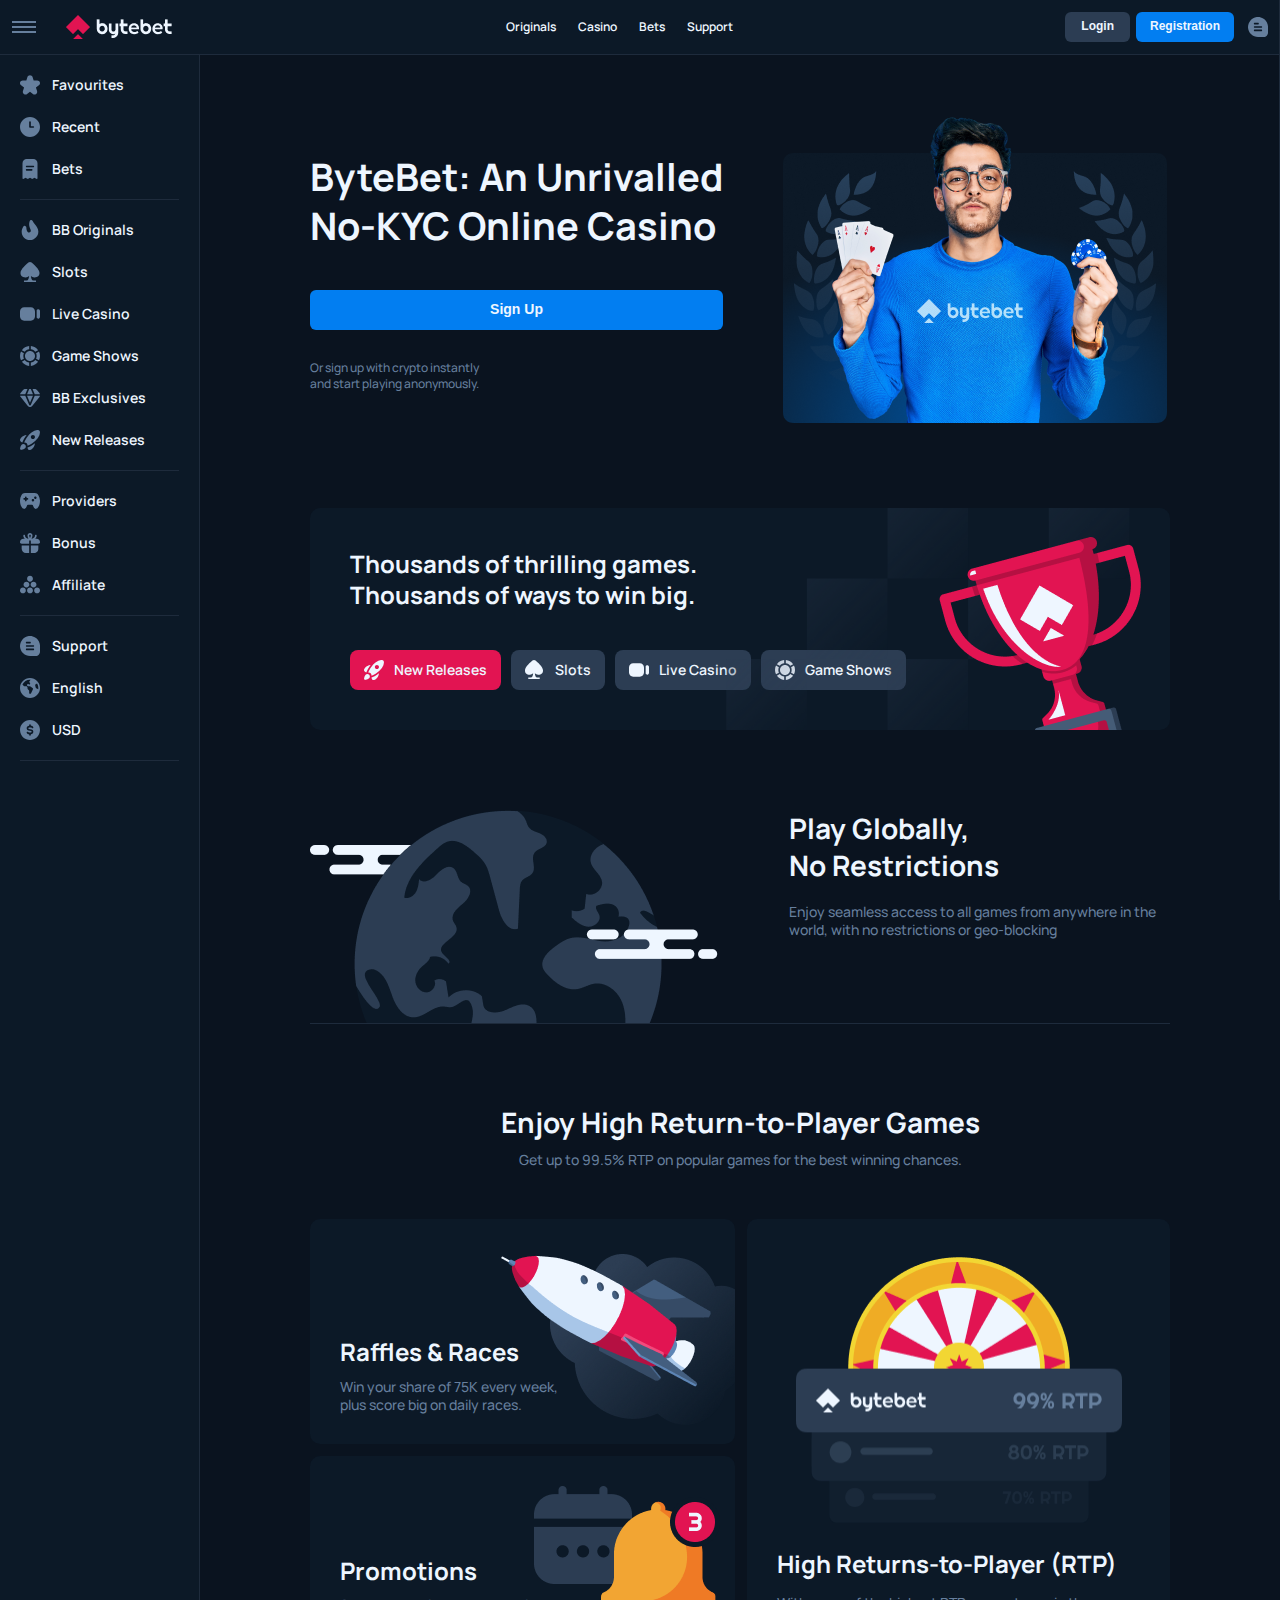
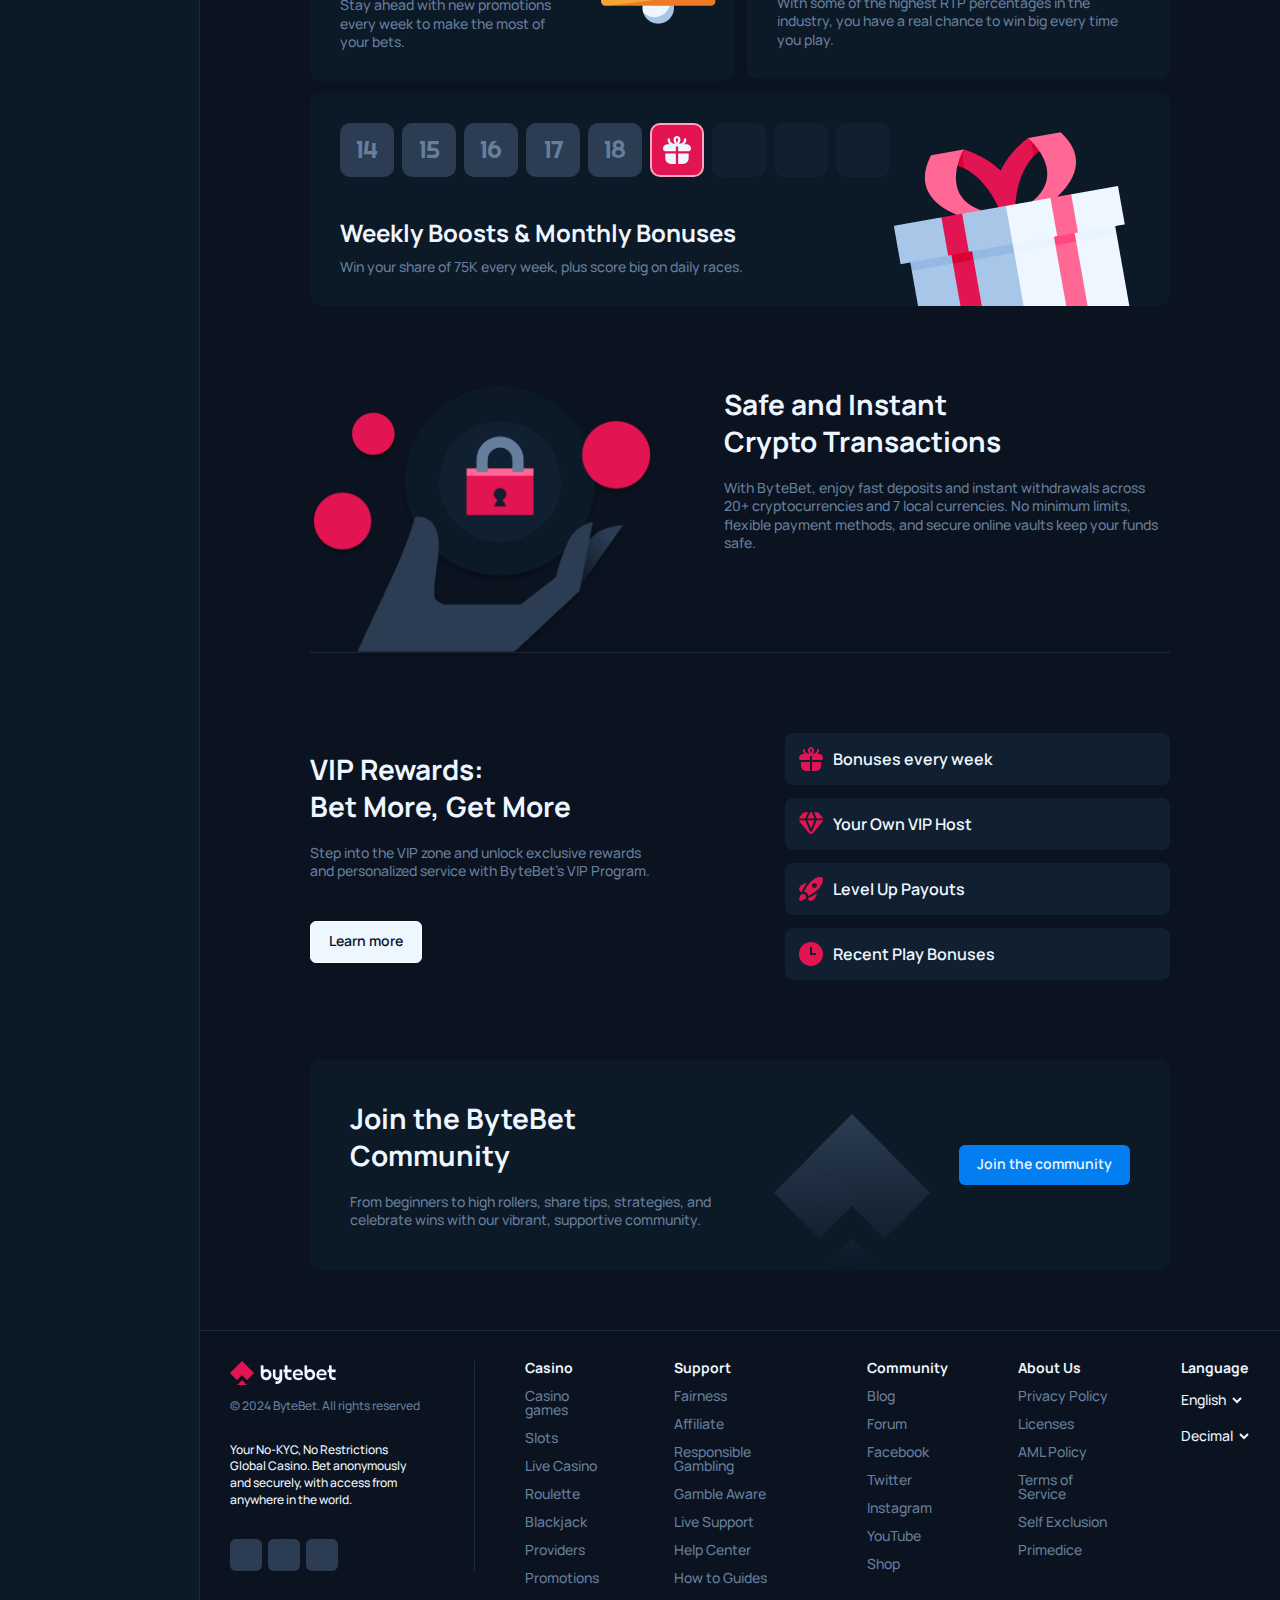
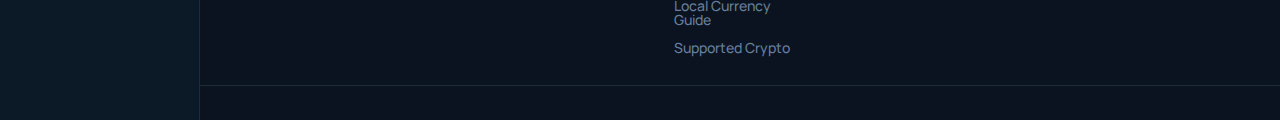
<file: index.html>
<!DOCTYPE html>
<html lang="en">
<head>
    <meta charset="UTF-8">
    <meta name="viewport" content="width=device-width, initial-scale=1.0">

    <link rel="stylesheet" href="/assets/css/style.css">
    
    <script src="https://cdnjs.cloudflare.com/ajax/libs/jquery/3.7.1/jquery.min.js"></script>
    <script src="/assets/js/app.js"></script>

    <title>ByteBet</title>
</head>
<body>
    <div class="wrapper">
        <div class="header">
            <div class="header_brend">
                <div class="header_menu">
                    <span></span>
                    <span></span>
                    <span></span>
                </div>
                <a href="/" class="header_logo">
                    <img src="/assets/images/logo.png" alt="">
                </a>
            </div>
            <div class="header_nav">
                <a href="#" class="header_nav_link">Originals</a>
                <a href="#" class="header_nav_link">Casino</a>
                <a href="#" class="header_nav_link">Bets</a>
                <a href="#" class="header_nav_link">Support</a>
            </div>
            <div class="header_other">
                <div class="header_auth_wrapper">
                    <button type="button" class="header_btn_login">Login</button>
                    <button type="button" class="header_btn_reg">Registration</button>
                </div>
                <div class="header_chat open_chat">
                    <svg width="20" height="20" viewBox="0 0 20 20" fill="none" xmlns="http://www.w3.org/2000/svg">
                        <g clip-path="url(#clip0_35_894)">
                          <path d="M16.3958 2.29831C15.34 1.41969 14.1136 0.769278 12.794 0.38806C11.4744 0.00684071 10.0901 -0.0969218 8.72834 0.0833103C6.20923 0.410575 3.90908 1.68429 2.29495 3.64582C0.68081 5.60735 -0.126318 8.10966 0.0374492 10.6447C0.201217 13.1797 1.3236 15.5573 3.17671 17.2949C5.02981 19.0324 7.47473 19.9996 10.015 20H15.8333C16.938 19.9987 17.997 19.5592 18.7782 18.7781C19.5593 17.997 19.9987 16.938 20 15.8333V9.42415V9.37165C19.9118 8.00952 19.5467 6.67969 18.927 5.46349C18.3073 4.24729 17.446 3.17028 16.3958 2.29831ZM6.66668 5.83331H10C10.221 5.83331 10.433 5.92111 10.5893 6.07739C10.7455 6.23367 10.8333 6.44563 10.8333 6.66664C10.8333 6.88766 10.7455 7.09962 10.5893 7.2559C10.433 7.41218 10.221 7.49998 10 7.49998H6.66668C6.44567 7.49998 6.2337 7.41218 6.07742 7.2559C5.92114 7.09962 5.83335 6.88766 5.83335 6.66664C5.83335 6.44563 5.92114 6.23367 6.07742 6.07739C6.2337 5.92111 6.44567 5.83331 6.66668 5.83331ZM13.3333 14.1666H6.66668C6.44567 14.1666 6.2337 14.0789 6.07742 13.9226C5.92114 13.7663 5.83335 13.5543 5.83335 13.3333C5.83335 13.1123 5.92114 12.9003 6.07742 12.7441C6.2337 12.5878 6.44567 12.5 6.66668 12.5H13.3333C13.5544 12.5 13.7663 12.5878 13.9226 12.7441C14.0789 12.9003 14.1667 13.1123 14.1667 13.3333C14.1667 13.5543 14.0789 13.7663 13.9226 13.9226C13.7663 14.0789 13.5544 14.1666 13.3333 14.1666ZM13.3333 10.8333H6.66668C6.44567 10.8333 6.2337 10.7455 6.07742 10.5892C5.92114 10.433 5.83335 10.221 5.83335 9.99998C5.83335 9.77897 5.92114 9.567 6.07742 9.41072C6.2337 9.25444 6.44567 9.16665 6.66668 9.16665H13.3333C13.5544 9.16665 13.7663 9.25444 13.9226 9.41072C14.0789 9.567 14.1667 9.77897 14.1667 9.99998C14.1667 10.221 14.0789 10.433 13.9226 10.5892C13.7663 10.7455 13.5544 10.8333 13.3333 10.8333Z" fill="#667F9D" />
                        </g>
                        <defs>
                          <clipPath id="clip0_35_894">
                            <rect width="20" height="20" fill="white" />
                          </clipPath>
                        </defs>
                    </svg>
                </div>
            </div>
        </div>
        <div class="main">
            <div class="sidebar">
                <div class="sidebar_items">
                    <a href="#" class="sidebar_item">
                        <div class="sidebar_item_icon">
                            <svg width="20" height="20" viewBox="0 0 20 20" fill="none" xmlns="http://www.w3.org/2000/svg">
                                <path d="M0.136626 7.32821C0.307087 6.78563 0.64764 6.31231 1.10792 5.97824C1.5682 5.64417 2.12376 5.4671 2.69246 5.47321H6.33329L7.43913 2.02655C7.61303 1.48401 7.95474 1.01073 8.41499 0.674935C8.87524 0.339144 9.43024 0.158203 9.99996 0.158203C10.5697 0.158203 11.1247 0.339144 11.5849 0.674935C12.0452 1.01073 12.3869 1.48401 12.5608 2.02655L13.6666 5.47321H17.3075C17.8743 5.47402 18.4265 5.65395 18.885 5.9873C19.3435 6.32065 19.6849 6.79037 19.8605 7.32937C20.0361 7.86837 20.0369 8.44907 19.8627 8.98854C19.6886 9.528 19.3484 9.99864 18.8908 10.3332L15.9275 12.4999L17.0541 15.989C17.2362 16.5302 17.2385 17.1157 17.0607 17.6583C16.8829 18.2009 16.5345 18.6714 16.0675 18.9999C15.6084 19.3389 15.0521 19.5205 14.4815 19.5176C13.9109 19.5148 13.3564 19.3276 12.9008 18.984L9.99996 16.849L7.09829 18.9815C6.64008 19.3186 6.0868 19.5017 5.51799 19.5044C4.94917 19.5072 4.39413 19.3295 3.93266 18.997C3.47118 18.6644 3.12705 18.1941 2.94972 17.6536C2.7724 17.1131 2.77102 16.5304 2.94579 15.989L4.07246 12.4999L1.10579 10.3332C0.642947 10.0028 0.298776 9.53221 0.124226 8.991C-0.0503241 8.44979 -0.0459774 7.86676 0.136626 7.32821Z" fill="#667F9D" />
                            </svg>
                        </div>
                        <div class="sidebar_item_name">Favourites</div>
                    </a>
                    <a href="#" class="sidebar_item">
                        <div class="sidebar_item_icon">
                            <svg width="20" height="20" viewBox="0 0 20 20" fill="none" xmlns="http://www.w3.org/2000/svg">
                                <path d="M10 0C4.48583 0 0 4.48583 0 10C0 15.5142 4.48583 20 10 20C15.5142 20 20 15.5142 20 10C20 4.48583 15.5142 0 10 0ZM13.3333 10.8333H10C9.54 10.8333 9.16667 10.4608 9.16667 10V5C9.16667 4.53917 9.54 4.16667 10 4.16667C10.46 4.16667 10.8333 4.53917 10.8333 5V9.16667H13.3333C13.7942 9.16667 14.1667 9.53917 14.1667 10C14.1667 10.4608 13.7942 10.8333 13.3333 10.8333Z" fill="#667F9D" />
                            </svg>
                        </div>
                        <div class="sidebar_item_name">Recent</div>
                    </a>
                    <a href="#" class="sidebar_item">
                        <div class="sidebar_item_icon">
                            <svg width="16" height="20" viewBox="0 0 16 20" fill="none" xmlns="http://www.w3.org/2000/svg">
                                <path d="M4.66667 0C3.562 0.00132321 2.50296 0.440735 1.72185 1.22185C0.940735 2.00296 0.501323 3.062 0.5 4.16667V19.1667C0.500117 19.3182 0.541572 19.4669 0.619901 19.5967C0.698231 19.7264 0.810468 19.8324 0.944531 19.9031C1.07859 19.9738 1.22941 20.0066 1.38073 19.998C1.53206 19.9894 1.67817 19.9397 1.80333 19.8542L3.55833 18.655L5.31333 19.8542C5.45199 19.9491 5.61612 19.9999 5.78417 19.9999C5.95222 19.9999 6.11634 19.9491 6.255 19.8542L8.005 18.655L9.755 19.8542C9.89374 19.9493 10.058 20.0002 10.2262 20.0002C10.3945 20.0002 10.5588 19.9493 10.6975 19.8542L12.4475 18.6558L14.1975 19.8533C14.3226 19.9386 14.4685 19.9881 14.6197 19.9966C14.7708 20.0052 14.9214 19.9724 15.0553 19.9018C15.1892 19.8312 15.3013 19.7255 15.3797 19.596C15.458 19.4664 15.4996 19.318 15.5 19.1667V4.16667C15.4987 3.062 15.0593 2.00296 14.2782 1.22185C13.497 0.440735 12.438 0.00132321 11.3333 0L4.66667 0ZM9.66667 11.6667H4.66667C4.44565 11.6667 4.23369 11.5789 4.07741 11.4226C3.92113 11.2663 3.83333 11.0543 3.83333 10.8333C3.83333 10.6123 3.92113 10.4004 4.07741 10.2441C4.23369 10.0878 4.44565 10 4.66667 10H9.66667C9.88768 10 10.0996 10.0878 10.2559 10.2441C10.4122 10.4004 10.5 10.6123 10.5 10.8333C10.5 11.0543 10.4122 11.2663 10.2559 11.4226C10.0996 11.5789 9.88768 11.6667 9.66667 11.6667ZM12.1667 7.5C12.1667 7.72101 12.0789 7.93297 11.9226 8.08925C11.7663 8.24554 11.5543 8.33333 11.3333 8.33333H4.66667C4.44565 8.33333 4.23369 8.24554 4.07741 8.08925C3.92113 7.93297 3.83333 7.72101 3.83333 7.5C3.83333 7.27899 3.92113 7.06702 4.07741 6.91074C4.23369 6.75446 4.44565 6.66667 4.66667 6.66667H11.3333C11.5543 6.66667 11.7663 6.75446 11.9226 6.91074C12.0789 7.06702 12.1667 7.27899 12.1667 7.5Z" fill="#667F9D" />
                            </svg>
                        </div>
                        <div class="sidebar_item_name">Bets</div>
                    </a>
                </div>
                <div class="sidebar_items">
                    <a href="#" class="sidebar_item">
                        <div class="sidebar_item_icon">
                            <svg width="18" height="20" viewBox="0 0 18 20" fill="none" xmlns="http://www.w3.org/2000/svg">
                                <path d="M8.99996 19.9999H8.95246C4.38413 19.9999 0.666626 16.2616 0.666626 11.6666C0.666626 10.0591 1.22163 8.27488 2.22829 6.64072C2.62079 6.00322 3.37246 5.70238 4.09579 5.89405C4.81996 6.08488 5.32413 6.71655 5.34996 7.46488C5.42996 9.74822 5.97746 12.4766 8.13163 12.5007C9.03246 12.5082 9.74579 11.8782 9.82079 11.0616C9.89913 10.2066 9.58996 9.53655 9.19913 8.68905C8.73913 7.68905 8.16579 6.44572 8.16579 4.60488C8.16579 3.18238 8.45329 1.76155 8.73829 0.984051C8.95079 0.406551 9.45163 0.0273841 10.0466 -0.00678252C10.6625 -0.0401159 11.225 0.299051 11.5075 0.861551C12.1758 2.19072 13.1225 3.41905 14.0375 4.60738C15.6808 6.74238 17.38 8.94988 17.3341 11.6799C17.3341 16.2332 13.5983 19.9716 9.00579 19.9991H9.00079L8.99996 19.9999Z" fill="#667F9D" />
                            </svg>
                        </div>
                        <div class="sidebar_item_name">BB Originals</div>
                    </a>
                    <a href="#" class="sidebar_item">
                        <div class="sidebar_item_icon">
                            <svg width="18" height="19" viewBox="0 0 18 19" fill="none" xmlns="http://www.w3.org/2000/svg">
                                <path d="M17.9964 10.2507C17.9964 7.00083 12.2886 1.97813 10.5384 0.552407C10.1024 0.194912 9.55962 0 9 0C8.44037 0 7.89756 0.194912 7.46161 0.552407C5.71139 1.97813 0.00356286 7 0.00356286 10.2507C-0.0835796 12.6317 0.999757 14.6669 4.91071 14.6669C6.11521 14.6372 7.26383 14.1432 8.12489 13.2845C7.97767 15.3377 7.45834 17.6064 5.72857 17.6064H3.27499V19H14.725V17.6064H12.2714C10.5417 17.6064 10.0223 15.3335 9.8751 13.2845C10.7362 14.1432 11.8848 14.6372 13.0893 14.6669C16.9998 14.6669 18.0836 12.6317 17.9964 10.2507Z" fill="#667F9D" />
                            </svg>
                        </div>
                        <div class="sidebar_item_name">Slots</div>
                    </a>
                    <a href="#" class="sidebar_item">
                        <div class="sidebar_item_icon">
                            <svg width="20" height="14" viewBox="0 0 20 14" fill="none" xmlns="http://www.w3.org/2000/svg">
                                <path d="M4.16667 13.6666H10.8333C13.1308 13.6666 15 11.7974 15 9.49992V4.49992C15 2.20242 13.1308 0.333252 10.8333 0.333252H4.16667C1.86917 0.333252 0 2.20242 0 4.49992V9.49992C0 11.7974 1.86917 13.6666 4.16667 13.6666ZM20 3.92742V10.0266C20 10.6574 19.65 11.2241 19.0858 11.5058C18.85 11.6233 18.5967 11.6816 18.345 11.6816C17.9942 11.6816 17.6475 11.5691 17.3542 11.3491C17.3233 11.3258 16.6667 10.6741 16.6667 10.6741V3.28659C16.6667 3.28659 17.3217 2.62909 17.3542 2.60492C17.8575 2.22659 18.52 2.16575 19.0858 2.44825C19.6517 2.73075 20 3.29659 20 3.92742Z" fill="#667F9D" />
                            </svg>
                        </div>
                        <div class="sidebar_item_name">Live Casino</div>
                    </a>
                    <a href="#" class="sidebar_item">
                        <div class="sidebar_item_icon">
                            <svg width="20" height="20" viewBox="0 0 20 20" fill="none" xmlns="http://www.w3.org/2000/svg">
                                <g clip-path="url(#clip0_35_1506)">
                                  <path d="M1.87583 4.14833C3.54 1.82917 6.16417 0.249167 9.16667 0V3.34917C7.37833 3.57333 5.81083 4.5075 4.75167 5.86167L1.87667 4.14917L1.87583 4.14833ZM10.8333 3.34833C12.6217 3.5725 14.1892 4.50667 15.2483 5.86083L18.1233 4.14833C16.46 1.82917 13.8358 0.249167 10.8333 0V3.34833ZM15 9.9575C15 7.2 12.7575 4.9575 10 4.9575C7.2425 4.9575 5 7.2 5 9.9575C5 12.715 7.2425 14.9575 10 14.9575C12.7575 14.9575 15 12.715 15 9.9575ZM18.9775 14.335C19.6258 13.0108 20 11.5283 20 9.9575C20 8.38667 19.6258 6.90417 18.9767 5.58L16.1058 7.29083C16.4642 8.10833 16.6667 9.01 16.6667 9.95833C16.6667 10.9067 16.4642 11.8075 16.1058 12.6258L18.9775 14.3367V14.335ZM15.2483 14.0542C14.1892 15.4083 12.6217 16.3417 10.8333 16.5667V19.9158C13.8358 19.6667 16.46 18.0867 18.1233 15.7675L15.2483 14.0542ZM3.89417 12.625C3.53583 11.8075 3.33333 10.9067 3.33333 9.9575C3.33333 9.00833 3.53583 8.1075 3.89417 7.29L1.02333 5.58C0.375 6.90417 0 8.38667 0 9.9575C0 11.5283 0.374167 13.0108 1.0225 14.335L3.89417 12.625ZM9.16667 16.5667C7.37833 16.3425 5.81083 15.4083 4.75167 14.0542L1.87667 15.7675C3.54 18.0867 6.165 19.6667 9.16667 19.9158V16.5667Z" fill="#667F9D" />
                                </g>
                                <defs>
                                  <clipPath id="clip0_35_1506">
                                    <rect width="20" height="20" fill="white" />
                                  </clipPath>
                                </defs>
                            </svg>
                        </div>
                        <div class="sidebar_item_name">Game Shows</div>
                    </a>
                    <a href="#" class="sidebar_item">
                        <div class="sidebar_item_icon">
                            <svg width="20" height="20" viewBox="0 0 20 20" fill="none" xmlns="http://www.w3.org/2000/svg">
                                <path d="M20 7.75008C19.8921 8.29466 19.6516 8.811 19.2958 9.26209L11.9767 18.1272C11.7446 18.397 11.4474 18.6158 11.1076 18.767C10.7677 18.9182 10.3941 18.9979 10.015 19C9.63595 19.0021 9.26129 18.9265 8.91941 18.7791C8.57753 18.6317 8.27738 18.4162 8.04167 18.1489L0.686667 9.10009C0.374233 8.69264 0.153677 8.23397 0.0375 7.75008H5.26083L9.22167 17.0194C9.28194 17.1612 9.38862 17.2833 9.52759 17.3693C9.66657 17.4554 9.8313 17.5015 10 17.5015C10.1687 17.5015 10.3334 17.4554 10.4724 17.3693C10.6114 17.2833 10.7181 17.1612 10.7783 17.0194L14.7392 7.75008H20ZM14.75 6.25006H19.9642C19.8374 5.74261 19.5941 5.26463 19.25 4.84679L17.1183 2.25627C16.8096 1.86795 16.4026 1.55144 15.9308 1.33297C15.4591 1.1145 14.9363 1.00036 14.4058 1H12.5725L14.75 6.25006ZM9.25667 1L7.04083 6.25006H12.9675L10.7958 1H9.25667ZM5.25833 6.25006L7.47333 1H5.53833C5.01232 0.999535 4.49369 1.1114 4.02504 1.3264C3.5564 1.54139 3.15112 1.85339 2.8425 2.23677L0.781667 4.66829C0.387338 5.13332 0.11962 5.67507 0 6.25006H5.25833ZM12.9533 7.75008H7.04667L10 14.6607L12.9533 7.75008Z" fill="#667F9D" />
                            </svg>
                        </div>
                        <div class="sidebar_item_name">BB Exclusives</div>
                    </a>
                    <a href="#" class="sidebar_item">
                        <div class="sidebar_item_icon">
                            <svg width="20" height="20" viewBox="0 0 20 20" fill="none" xmlns="http://www.w3.org/2000/svg">
                                <path d="M0.461558 11.3251C0.0085888 10.6587 -0.0819581 9.81017 0.22019 9.06318C0.895464 7.68564 2.02667 6.58432 3.42179 5.94619C4.43187 5.44389 5.52597 5.13236 6.6491 5.02717C6.15972 5.62935 5.6698 6.27185 5.17933 6.95478C4.18113 8.46635 3.32667 10.0681 2.62718 11.739L2.32609 12.4141C1.57187 12.3517 0.886401 11.9513 0.461558 11.3251ZM1.60867 14.8286C0.888042 15.8236 0.370815 16.951 0.0866747 18.1463C-0.0904737 18.9229 0.395503 19.6962 1.17218 19.8733C1.38355 19.9215 1.60304 19.9215 1.81441 19.8732C3.00785 19.5886 4.13351 19.0717 5.12718 18.352C6.10015 17.3795 6.10054 15.8024 5.128 14.8294C4.1555 13.8564 2.57835 13.856 1.60539 14.8286H1.60867ZM8.19187 17.3003L7.51175 17.6022V17.8461C7.51339 18.4303 7.74734 18.9898 8.16203 19.4013C8.55648 19.7849 9.08488 19.9997 9.63511 20.0001C11.5901 19.9719 13.1752 18.192 14.0071 16.5348C14.5167 15.5092 14.8293 14.397 14.9286 13.256C14.3203 13.7537 13.6681 14.2513 12.9719 14.749C11.4609 15.7475 9.85945 16.6017 8.18855 17.3003L8.19187 17.3003ZM19.9532 2.45428C19.8429 6.06478 17.2435 9.64545 12.0056 13.4028C10.5802 14.3268 9.07652 15.1239 7.51175 15.7849V15.318C7.50402 13.7179 6.20882 12.4227 4.60875 12.415H4.14179C4.80437 10.8502 5.60285 9.34646 6.52808 7.92111C10.2762 2.69564 13.8511 0.0928711 17.4558 -0.0249023C19.2523 -0.0249023 19.9532 0.70666 19.9532 2.45428ZM14.9766 7.02361C14.9766 5.87842 14.0483 4.95002 12.903 4.95002C11.7578 4.95002 10.8294 5.87838 10.8294 7.02361C10.8294 8.16881 11.7578 9.09721 12.903 9.09721C14.0483 9.09721 14.9766 8.16881 14.9766 7.02361Z" fill="#667F9D" />
                            </svg>
                        </div>
                        <div class="sidebar_item_name">New Releases</div>
                    </a>
                </div>
                <div class="sidebar_items">
                    <a href="#" class="sidebar_item">
                        <div class="sidebar_item_icon">
                            <svg width="20" height="20" viewBox="0 0 20 20" fill="none" xmlns="http://www.w3.org/2000/svg">
                                <path d="M18.4174 4.19482C17.671 2.86795 16.3441 2.12158 14.8514 2.12158H4.98266C3.48992 2.12158 2.16301 2.86795 1.41664 4.19482C0.504414 5.85342 0.00683594 7.67791 0.00683594 9.58529C0.00683594 14.1465 1.83129 17.8783 4.15336 17.8783C5.3973 17.8783 6.3925 16.7173 7.13887 14.3123C7.2218 13.9806 7.55352 13.7318 7.96816 13.7318H12.0318C12.3635 13.7318 12.6952 13.9806 12.8611 14.3123C13.6074 16.7173 14.6026 17.8783 15.8466 17.8783C18.1686 17.8783 19.9931 14.1465 19.9931 9.58529C19.8272 7.67787 19.3296 5.85342 18.4174 4.19482ZM7.47059 8.756H6.64129V9.58529C6.64129 10.0829 6.30957 10.4146 5.81199 10.4146C5.31441 10.4146 4.9827 10.0829 4.9827 9.58529V8.756H4.1534C3.65582 8.756 3.3241 8.42428 3.3241 7.9267C3.3241 7.42912 3.65582 7.0974 4.1534 7.0974H4.9827V6.26811C4.9827 5.77053 5.31441 5.43881 5.81199 5.43881C6.30957 5.43881 6.64129 5.77053 6.64129 6.26811V7.0974H7.47059C7.96816 7.0974 8.29988 7.42912 8.29988 7.9267C8.29988 8.42428 7.96816 8.756 7.47059 8.756ZM12.944 10.4146C12.2805 10.4146 11.7 9.83408 11.7 9.17064C11.7 8.50721 12.2805 7.9267 12.944 7.9267C13.6074 7.9267 14.1879 8.50721 14.1879 9.17064C14.1879 9.83408 13.5245 10.4146 12.944 10.4146ZM15.349 7.9267C14.7685 7.9267 14.105 7.34619 14.105 6.68275C14.105 6.01932 14.7685 5.43881 15.349 5.43881C15.9295 5.43881 16.5929 6.01932 16.5929 6.68275C16.5929 7.34619 16.0124 7.9267 15.349 7.9267Z" fill="#667F9D" />
                            </svg>
                        </div>
                        <div class="sidebar_item_name">Providers</div>
                    </a>
                    <a href="#" class="sidebar_item">
                        <div class="sidebar_item_icon">
                            <svg width="20" height="20" viewBox="0 0 20 20" fill="none" xmlns="http://www.w3.org/2000/svg">
                                <path d="M1.66667 12.5H9.16667V20H5.83333C4.72826 20 3.66846 19.561 2.88706 18.7796C2.10565 17.9982 1.66667 16.9384 1.66667 15.8333V12.5ZM20 9.16667C20 9.60869 19.8244 10.0326 19.5118 10.3452C19.1993 10.6577 18.7754 10.8333 18.3333 10.8333H10.8333V7.46417C10.5533 7.48583 10.2742 7.5 10 7.5C9.72583 7.5 9.44667 7.48583 9.16667 7.46417V10.8333H1.66667C1.22464 10.8333 0.800716 10.6577 0.488155 10.3452C0.175595 10.0326 0 9.60869 0 9.16667C0 8.28261 0.35119 7.43476 0.976311 6.80964C1.60143 6.18452 2.44928 5.83333 3.33333 5.83333H4.78167C4.3105 5.418 3.9365 4.90407 3.6862 4.328C3.4359 3.75193 3.31543 3.12784 3.33333 2.5C3.33333 2.27899 3.42113 2.06702 3.57741 1.91074C3.73369 1.75446 3.94565 1.66667 4.16667 1.66667C4.38768 1.66667 4.59964 1.75446 4.75592 1.91074C4.9122 2.06702 5 2.27899 5 2.5C5 4.685 6.97583 5.44167 8.47833 5.70083C7.92376 4.71755 7.58992 3.62531 7.5 2.5C7.5 1.83696 7.76339 1.20107 8.23223 0.732233C8.70107 0.263392 9.33696 0 10 0C10.663 0 11.2989 0.263392 11.7678 0.732233C12.2366 1.20107 12.5 1.83696 12.5 2.5C12.4101 3.62531 12.0762 4.71755 11.5217 5.70083C13.0242 5.44167 15 4.685 15 2.5C15 2.27899 15.0878 2.06702 15.2441 1.91074C15.4004 1.75446 15.6123 1.66667 15.8333 1.66667C16.0543 1.66667 16.2663 1.75446 16.4226 1.91074C16.5789 2.06702 16.6667 2.27899 16.6667 2.5C16.6846 3.12784 16.5641 3.75193 16.3138 4.328C16.0635 4.90407 15.6895 5.418 15.2183 5.83333H16.6667C17.5507 5.83333 18.3986 6.18452 19.0237 6.80964C19.6488 7.43476 20 8.28261 20 9.16667ZM9.16667 2.5C9.26726 3.38569 9.55106 4.24076 10 5.01083C10.4489 4.24076 10.7327 3.38569 10.8333 2.5C10.8333 2.27899 10.7455 2.06702 10.5893 1.91074C10.433 1.75446 10.221 1.66667 10 1.66667C9.77899 1.66667 9.56702 1.75446 9.41074 1.91074C9.25446 2.06702 9.16667 2.27899 9.16667 2.5ZM10.8333 20H14.1667C14.7138 20 15.2557 19.8922 15.7612 19.6828C16.2667 19.4734 16.726 19.1665 17.1129 18.7796C17.4999 18.3927 17.8068 17.9334 18.0162 17.4278C18.2256 16.9223 18.3333 16.3805 18.3333 15.8333V12.5H10.8333V20Z" fill="#667F9D" />
                            </svg>
                        </div>
                        <div class="sidebar_item_name">Bonus</div>
                    </a>
                    <a href="#" class="sidebar_item">
                        <div class="sidebar_item_icon">
                            <svg width="20" height="20" viewBox="0 0 20 20" fill="none" xmlns="http://www.w3.org/2000/svg">
                                <path d="M0 15.4166C0 13.8058 1.30583 12.4999 2.91667 12.4999C4.5275 12.4999 5.83333 13.8058 5.83333 15.4166C5.83333 17.0274 4.5275 18.3333 2.91667 18.3333C1.30583 18.3333 0 17.0274 0 15.4166ZM17.0833 18.3333C18.6942 18.3333 20 17.0274 20 15.4166C20 13.8058 18.6942 12.4999 17.0833 12.4999C15.4725 12.4999 14.1667 13.8058 14.1667 15.4166C14.1667 17.0274 15.4725 18.3333 17.0833 18.3333ZM10 18.3333C11.6108 18.3333 12.9167 17.0274 12.9167 15.4166C12.9167 13.8058 11.6108 12.4999 10 12.4999C8.38917 12.4999 7.08333 13.8058 7.08333 15.4166C7.08333 17.0274 8.38917 18.3333 10 18.3333ZM13.5417 12.4999C15.1525 12.4999 16.4583 11.1941 16.4583 9.58325C16.4583 7.97242 15.1525 6.66659 13.5417 6.66659C11.9308 6.66659 10.625 7.97242 10.625 9.58325C10.625 11.1941 11.9308 12.4999 13.5417 12.4999ZM6.45833 12.4999C8.06917 12.4999 9.375 11.1941 9.375 9.58325C9.375 7.97242 8.06917 6.66659 6.45833 6.66659C4.8475 6.66659 3.54167 7.97242 3.54167 9.58325C3.54167 11.1941 4.8475 12.4999 6.45833 12.4999ZM10 6.66659C11.6108 6.66659 12.9167 5.36075 12.9167 3.74992C12.9167 2.13909 11.6108 0.833252 10 0.833252C8.38917 0.833252 7.08333 2.13909 7.08333 3.74992C7.08333 5.36075 8.38917 6.66659 10 6.66659Z" fill="#667F9D" />
                            </svg>
                        </div>
                        <div class="sidebar_item_name">Affiliate</div>
                    </a>
                </div>
                <div class="sidebar_items">
                    <a href="#" class="sidebar_item">
                        <div class="sidebar_item_icon">
                            <svg width="20" height="20" viewBox="0 0 20 20" fill="none" xmlns="http://www.w3.org/2000/svg">
                                <path d="M16.3958 2.29831C15.34 1.41969 14.1136 0.769278 12.794 0.38806C11.4743 0.00684072 10.09 -0.0969218 8.72831 0.0833103C6.2092 0.410575 3.90905 1.68429 2.29492 3.64582C0.68078 5.60735 -0.126349 8.10966 0.0374187 10.6447C0.201186 13.1797 1.32357 15.5573 3.17668 17.2949C5.02978 19.0324 7.4747 19.9996 10.015 20H15.8333C16.938 19.9987 17.997 19.5592 18.7781 18.7781C19.5592 17.997 19.9987 16.938 20 15.8333V9.42414V9.37164C19.9118 8.00951 19.5467 6.67969 18.927 5.46349C18.3073 4.24729 17.446 3.17028 16.3958 2.29831ZM6.66665 5.83331H9.99998C10.221 5.83331 10.433 5.92111 10.5892 6.07739C10.7455 6.23367 10.8333 6.44563 10.8333 6.66664C10.8333 6.88766 10.7455 7.09962 10.5892 7.2559C10.433 7.41218 10.221 7.49998 9.99998 7.49998H6.66665C6.44563 7.49998 6.23367 7.41218 6.07739 7.2559C5.92111 7.09962 5.83331 6.88766 5.83331 6.66664C5.83331 6.44563 5.92111 6.23367 6.07739 6.07739C6.23367 5.92111 6.44563 5.83331 6.66665 5.83331ZM13.3333 14.1666H6.66665C6.44563 14.1666 6.23367 14.0788 6.07739 13.9226C5.92111 13.7663 5.83331 13.5543 5.83331 13.3333C5.83331 13.1123 5.92111 12.9003 6.07739 12.7441C6.23367 12.5878 6.44563 12.5 6.66665 12.5H13.3333C13.5543 12.5 13.7663 12.5878 13.9226 12.7441C14.0789 12.9003 14.1666 13.1123 14.1666 13.3333C14.1666 13.5543 14.0789 13.7663 13.9226 13.9226C13.7663 14.0788 13.5543 14.1666 13.3333 14.1666ZM13.3333 10.8333H6.66665C6.44563 10.8333 6.23367 10.7455 6.07739 10.5892C5.92111 10.433 5.83331 10.221 5.83331 9.99998C5.83331 9.77896 5.92111 9.567 6.07739 9.41072C6.23367 9.25444 6.44563 9.16664 6.66665 9.16664H13.3333C13.5543 9.16664 13.7663 9.25444 13.9226 9.41072C14.0789 9.567 14.1666 9.77896 14.1666 9.99998C14.1666 10.221 14.0789 10.433 13.9226 10.5892C13.7663 10.7455 13.5543 10.8333 13.3333 10.8333Z" fill="#667F9D" />
                            </svg>
                        </div>
                        <div class="sidebar_item_name">Support</div>
                    </a>
                    <a href="#" class="sidebar_item">
                        <div class="sidebar_item_icon">
                            <svg width="20" height="20" viewBox="0 0 20 20" fill="none" xmlns="http://www.w3.org/2000/svg">
                                <path d="M10 0C4.48583 0 0 4.48583 0 10C0 15.5142 4.48583 20 10 20C15.5142 20 20 15.5142 20 10C20 4.48583 15.5142 0 10 0ZM12.945 11.2592L11.0775 15.3058C10.9292 15.6275 10.6075 15.8333 10.2533 15.8333H10.0758C9.57417 15.8333 9.1675 15.4267 9.1675 14.925V12.9542C9.1675 12.6633 9.05167 12.3842 8.84583 12.1783L7.85417 11.1867C7.6275 10.96 7.5 10.6525 7.5 10.3325V9.53C7.5 9.2975 7.4075 9.07417 7.2425 8.90917L6.93167 8.59833C6.76167 8.42833 6.53167 8.33333 6.29167 8.33333H4.6675C4.3475 8.33333 4.04167 8.2025 3.82083 7.97L2.43917 6.5175C3.76167 3.65917 6.64917 1.66667 10 1.66667C10.1717 1.66667 10.3392 1.6825 10.5075 1.6925C10.0633 2.36583 9.66083 2.985 9.41667 3.36333C9.2625 3.60083 9.25917 3.90333 9.405 4.14667L10.1025 5.31C10.2875 5.6175 10.2383 6.01167 9.985 6.26583L9.9825 6.26833C9.74417 6.50667 9.38083 6.56583 9.07917 6.415L8.34583 6.04833C8.09 5.92 7.78083 5.97083 7.57833 6.1725L7.1375 6.61333C6.8775 6.87333 6.8775 7.29417 7.1375 7.55333L7.63083 8.04667C7.81417 8.23 8.06333 8.33333 8.3225 8.33333H9.515C9.8325 8.33333 10.1433 8.4225 10.4125 8.59083L12.5475 9.925C12.9967 10.2058 13.1675 10.7775 12.945 11.2592ZM16.27 10.2167C15.9933 10.0792 15.7908 9.8275 15.7158 9.5275L15.1933 7.43833C15.0792 6.98167 15.2817 6.50417 15.6892 6.26917L17.0083 5.50833C17.8433 6.80583 18.3333 8.34583 18.3333 10C18.3333 10.4067 18.2942 10.8025 18.2375 11.1933L16.27 10.2167Z" fill="#667F9D" />
                            </svg>
                        </div>
                        <div class="sidebar_item_name">English</div>
                    </a>
                    <a href="#" class="sidebar_item">
                        <div class="sidebar_item_icon">
                            <svg width="20" height="20" viewBox="0 0 20 20" fill="none" xmlns="http://www.w3.org/2000/svg">
                                <path d="M10 0C4.48583 0 0 4.48583 0 10C0.5025 23.2483 19.5 23.245 20 10C20 4.48583 15.5142 0 10 0ZM10.8333 14.1667V15C10.8292 16.09 9.17083 16.0892 9.16667 15V14.1667H8.94333C8.05417 14.1667 7.22417 13.6883 6.77833 12.9175C6.5475 12.5183 6.68417 12.0092 7.08167 11.7792C7.48083 11.5467 7.99083 11.685 8.22 12.0825C8.36917 12.3408 8.64583 12.5 8.9425 12.5H10.8325C11.6633 12.5542 12.035 11.2083 11.1292 11.0333L8.595 10.6108C5.67667 10.07 6.305 5.81667 9.16583 5.83333V5C9.17083 3.91 10.8283 3.91083 10.8325 5V5.83333H11.0558C11.945 5.83333 12.775 6.3125 13.2208 7.08333C13.4517 7.48167 13.315 7.99083 12.9175 8.22167C12.5175 8.4525 12.0083 8.31583 11.7792 7.9175C11.63 7.66 11.3533 7.50083 11.0567 7.50083H9.16667C8.33583 7.44667 7.965 8.7925 8.87 8.9675L11.4042 9.39C14.3225 9.93083 13.6942 14.1833 10.8333 14.1667Z" fill="#667F9D" />
                            </svg>
                        </div>
                        <div class="sidebar_item_name">USD</div>
                    </a>
                </div>
            </div>
            <div class="main_content">
                <div class="index_wrapper">
                    <div class="start_wrapper">
                        <div class="start_left">
                            <div class="start_title">ByteBet: An Unrivalled <br> No-KYC Online Casino</div>
                            <div class="start_flex">
                                <button class="start_btn">Sign Up</button>
                                <div class="start_desc">Or sign up with crypto instantly and start playing anonymously.</div>
                            </div>
                        </div>
                        <div class="start_img">
                            <img src="/assets/images/start_banner.png" alt="">
                        </div>
                    </div>
                    <div class="thousands_section">
                        <div class="thousands_title">
                            Thousands of thrilling games.<br>
                            Thousands of ways to win big.
                        </div>
                        <div class="thousands_items">
                            <div class="thousands_item active">
                                <div class="thousands_item_icon">
                                    <svg width="20" height="20" viewBox="0 0 20 20" fill="none" xmlns="http://www.w3.org/2000/svg">
                                        <path d="M0.461558 11.3251C0.0085888 10.6587 -0.0819581 9.81017 0.22019 9.06318C0.895464 7.68564 2.02667 6.58432 3.42179 5.94619C4.43187 5.44389 5.52597 5.13236 6.6491 5.02717C6.15972 5.62935 5.6698 6.27185 5.17933 6.95478C4.18113 8.46635 3.32667 10.0681 2.62718 11.739L2.32609 12.4141C1.57187 12.3517 0.886401 11.9513 0.461558 11.3251ZM1.60867 14.8286C0.888042 15.8236 0.370815 16.951 0.0866747 18.1463C-0.0904737 18.9229 0.395503 19.6962 1.17218 19.8733C1.38355 19.9215 1.60304 19.9215 1.81441 19.8732C3.00785 19.5886 4.13351 19.0717 5.12718 18.352C6.10015 17.3795 6.10054 15.8024 5.128 14.8294C4.1555 13.8564 2.57835 13.856 1.60539 14.8286H1.60867ZM8.19187 17.3003L7.51175 17.6022V17.8461C7.51339 18.4303 7.74734 18.9898 8.16203 19.4013C8.55648 19.7849 9.08488 19.9997 9.63511 20.0001C11.5901 19.9719 13.1752 18.192 14.0071 16.5348C14.5167 15.5092 14.8293 14.397 14.9286 13.256C14.3203 13.7537 13.6681 14.2513 12.9719 14.749C11.4609 15.7475 9.85945 16.6017 8.18855 17.3003L8.19187 17.3003ZM19.9532 2.45428C19.8429 6.06478 17.2435 9.64545 12.0056 13.4028C10.5802 14.3268 9.07652 15.1239 7.51175 15.7849V15.318C7.50402 13.7179 6.20882 12.4227 4.60875 12.415H4.14179C4.80437 10.8502 5.60285 9.34646 6.52808 7.92111C10.2762 2.69564 13.8511 0.0928711 17.4558 -0.0249023C19.2523 -0.0249023 19.9532 0.70666 19.9532 2.45428ZM14.9766 7.02361C14.9766 5.87842 14.0483 4.95002 12.903 4.95002C11.7578 4.95002 10.8294 5.87838 10.8294 7.02361C10.8294 8.16881 11.7578 9.09721 12.903 9.09721C14.0483 9.09721 14.9766 8.16881 14.9766 7.02361Z" fill="#EEF6FF" />
                                    </svg>
                                </div>
                                <div class="thousands_item_name">New Releases</div>
                            </div>
                            <div class="thousands_item">
                                <div class="thousands_item_icon">
                                    <svg width="18" height="19" viewBox="0 0 18 19" fill="none" xmlns="http://www.w3.org/2000/svg">
                                        <path d="M17.9964 10.2507C17.9964 7.00083 12.2886 1.97813 10.5384 0.552407C10.1024 0.194912 9.55962 0 9 0C8.44037 0 7.89756 0.194912 7.46161 0.552407C5.71139 1.97813 0.00356286 7 0.00356286 10.2507C-0.0835796 12.6317 0.999757 14.6669 4.91071 14.6669C6.11521 14.6372 7.26383 14.1432 8.12489 13.2845C7.97767 15.3377 7.45834 17.6064 5.72857 17.6064H3.27499V19H14.725V17.6064H12.2714C10.5417 17.6064 10.0223 15.3335 9.8751 13.2845C10.7362 14.1432 11.8848 14.6372 13.0893 14.6669C16.9998 14.6669 18.0836 12.6317 17.9964 10.2507Z" fill="#EEF6FF" />
                                    </svg>
                                </div>
                                <div class="thousands_item_name">Slots</div>
                            </div>
                            <div class="thousands_item">
                                <div class="thousands_item_icon">
                                    <svg width="20" height="14" viewBox="0 0 20 14" fill="none" xmlns="http://www.w3.org/2000/svg">
                                        <path d="M4.16667 13.6666H10.8333C13.1308 13.6666 15 11.7974 15 9.49992V4.49992C15 2.20242 13.1308 0.333252 10.8333 0.333252H4.16667C1.86917 0.333252 0 2.20242 0 4.49992V9.49992C0 11.7974 1.86917 13.6666 4.16667 13.6666ZM20 3.92742V10.0266C20 10.6574 19.65 11.2241 19.0858 11.5058C18.85 11.6233 18.5967 11.6816 18.345 11.6816C17.9942 11.6816 17.6475 11.5691 17.3542 11.3491C17.3233 11.3258 16.6667 10.6741 16.6667 10.6741V3.28659C16.6667 3.28659 17.3217 2.62909 17.3542 2.60492C17.8575 2.22659 18.52 2.16575 19.0858 2.44825C19.6517 2.73075 20 3.29659 20 3.92742Z" fill="#EEF6FF" />
                                    </svg>
                                </div>
                                <div class="thousands_item_name">Live Casino</div>
                            </div>
                            <div class="thousands_item">
                                <div class="thousands_item_icon">
                                    <svg width="20" height="20" viewBox="0 0 20 20" fill="none" xmlns="http://www.w3.org/2000/svg">
                                        <path d="M1.87583 4.14833C3.54 1.82917 6.16417 0.249167 9.16667 0V3.34917C7.37833 3.57333 5.81083 4.5075 4.75167 5.86167L1.87667 4.14917L1.87583 4.14833ZM10.8333 3.34833C12.6217 3.5725 14.1892 4.50667 15.2483 5.86083L18.1233 4.14833C16.46 1.82917 13.8358 0.249167 10.8333 0V3.34833ZM15 9.9575C15 7.2 12.7575 4.9575 10 4.9575C7.2425 4.9575 5 7.2 5 9.9575C5 12.715 7.2425 14.9575 10 14.9575C12.7575 14.9575 15 12.715 15 9.9575ZM18.9775 14.335C19.6258 13.0108 20 11.5283 20 9.9575C20 8.38667 19.6258 6.90417 18.9767 5.58L16.1058 7.29083C16.4642 8.10833 16.6667 9.01 16.6667 9.95833C16.6667 10.9067 16.4642 11.8075 16.1058 12.6258L18.9775 14.3367V14.335ZM15.2483 14.0542C14.1892 15.4083 12.6217 16.3417 10.8333 16.5667V19.9158C13.8358 19.6667 16.46 18.0867 18.1233 15.7675L15.2483 14.0542ZM3.89417 12.625C3.53583 11.8075 3.33333 10.9067 3.33333 9.9575C3.33333 9.00833 3.53583 8.1075 3.89417 7.29L1.02333 5.58C0.375 6.90417 0 8.38667 0 9.9575C0 11.5283 0.374167 13.0108 1.0225 14.335L3.89417 12.625ZM9.16667 16.5667C7.37833 16.3425 5.81083 15.4083 4.75167 14.0542L1.87667 15.7675C3.54 18.0867 6.165 19.6667 9.16667 19.9158V16.5667Z" fill="#EEF6FF" />
                                    </svg>
                                </div>
                                <div class="thousands_item_name">Game Shows</div>
                            </div>
                        </div>
                        <div class="thousands_img">
                            <img src="/assets/images/thousands.png" alt="">
                        </div>
                    </div>
                    <div class="global_section">
                        <div class="global_icon">
                            <img src="/assets/images/global.png" alt="">
                        </div>
                        <div class="global_other">
                            <div class="global_title">Play Globally, <br> No Restrictions</div>
                            <div class="global_desc">
                                Enjoy seamless access to all games from anywhere in the world, with no restrictions or geo-blocking
                            </div>
                        </div>
                    </div>
                    <div class="player_section">
                        <div class="player_head">
                            <div class="player_head_title">Enjoy High Return-to-Player Games</div>
                            <div class="player_head_desc">Get up to 99.5% RTP on popular games for the best winning chances.</div>
                        </div>
                        <div class="player_items_wrapper">
                            <div class="player_items_vertical">
                                <div class="player_item_vertical">
                                    <div class="player_item_head">
                                        <div class="player_item_vertical_title">Raffles & Races</div>
                                        <div class="player_item_vertical_desc">Win your share of 75K every week, plus score big on daily races.</div>
                                    </div>
                                    <div class="player_item_vertical_icon">
                                        <img src="/assets/images/rocket.png" class="rocket_img">
                                    </div>
                                </div>
                                <div class="player_item_vertical">
                                    <div class="player_item_head">
                                        <div class="player_item_vertical_title">Promotions</div>
                                        <div class="player_item_vertical_desc">Stay ahead with new promotions every week to make the most of your bets.</div>
                                    </div>
                                    <div class="player_item_vertical_icon">
                                        <img src="/assets/images/promotions.png" class="promotions_img">
                                    </div>
                                </div>
                            </div>
                            <div class="player_item_horiz">
                                <div class="player_item_horiz_img">
                                    <img src="/assets/images/returns.png" alt="">
                                </div>
                                <div class="player_item_horiz_text">
                                    <div class="player_item_horiz_title">High Returns-to-Player (RTP)</div>
                                    <div class="player_item_horiz_desc">With some of the highest RTP percentages in the industry, you have a real chance to win big every time you play.</div>
                                </div>
                            </div>
                        </div>
                        <div class="player_item_full">
                            <div class="player_item_days">
                                <div class="player_item_day">
                                    14
                                </div>
                                <div class="player_item_day">
                                    15
                                </div>
                                <div class="player_item_day">
                                    16
                                </div>
                                <div class="player_item_day">
                                    17
                                </div>
                                <div class="player_item_day">
                                    18
                                </div>
                                <div class="player_item_day active">
                                    <svg width="28" height="28" viewBox="0 0 28 28" fill="none" xmlns="http://www.w3.org/2000/svg">
                                        <path d="M2.33333 17.5H12.8333V28H8.16667C6.61957 28 5.13584 27.3854 4.04188 26.2915C2.94791 25.1975 2.33333 23.7138 2.33333 22.1667V17.5ZM28 12.8333C28 13.4522 27.7542 14.0457 27.3166 14.4832C26.879 14.9208 26.2855 15.1667 25.6667 15.1667H15.1667V10.4498C14.7747 10.4802 14.3838 10.5 14 10.5C13.6162 10.5 13.2253 10.4802 12.8333 10.4498V15.1667H2.33333C1.71449 15.1667 1.121 14.9208 0.683417 14.4832C0.245833 14.0457 0 13.4522 0 12.8333C0 11.5957 0.491665 10.4087 1.36683 9.5335C2.242 8.65833 3.42899 8.16667 4.66667 8.16667H6.69433C6.0347 7.58519 5.5111 6.86569 5.16068 6.0592C4.81025 5.2527 4.6416 4.37898 4.66667 3.5C4.66667 3.19058 4.78958 2.89383 5.00838 2.67504C5.22717 2.45625 5.52391 2.33333 5.83333 2.33333C6.14275 2.33333 6.4395 2.45625 6.65829 2.67504C6.87708 2.89383 7 3.19058 7 3.5C7 6.559 9.76617 7.61833 11.8697 7.98117C11.0933 6.60456 10.6259 5.07543 10.5 3.5C10.5 2.57174 10.8687 1.6815 11.5251 1.02513C12.1815 0.368749 13.0717 0 14 0C14.9283 0 15.8185 0.368749 16.4749 1.02513C17.1313 1.6815 17.5 2.57174 17.5 3.5C17.3741 5.07543 16.9067 6.60456 16.1303 7.98117C18.2338 7.61833 21 6.559 21 3.5C21 3.19058 21.1229 2.89383 21.3417 2.67504C21.5605 2.45625 21.8572 2.33333 22.1667 2.33333C22.4761 2.33333 22.7728 2.45625 22.9916 2.67504C23.2104 2.89383 23.3333 3.19058 23.3333 3.5C23.3584 4.37898 23.1897 5.2527 22.8393 6.0592C22.4889 6.86569 21.9653 7.58519 21.3057 8.16667H23.3333C24.571 8.16667 25.758 8.65833 26.6332 9.5335C27.5083 10.4087 28 11.5957 28 12.8333ZM12.8333 3.5C12.9742 4.73997 13.3715 5.93706 14 7.01517C14.6285 5.93706 15.0258 4.73997 15.1667 3.5C15.1667 3.19058 15.0437 2.89383 14.825 2.67504C14.6062 2.45625 14.3094 2.33333 14 2.33333C13.6906 2.33333 13.3938 2.45625 13.175 2.67504C12.9562 2.89383 12.8333 3.19058 12.8333 3.5ZM15.1667 28H19.8333C20.5994 28 21.3579 27.8491 22.0657 27.556C22.7734 27.2628 23.4164 26.8331 23.9581 26.2915C24.4998 25.7498 24.9295 25.1067 25.2226 24.399C25.5158 23.6913 25.6667 22.9327 25.6667 22.1667V17.5H15.1667V28Z" fill="#EEF6FF" />
                                    </svg>
                                </div>
                                <div class="player_item_day disabled"></div>
                                <div class="player_item_day disabled"></div>
                                <div class="player_item_day disabled"></div>
                            </div>
                            <div class="player_bottom_text">
                                <div class="player_bottom_head">Weekly Boosts & Monthly Bonuses</div>
                                <div class="player_bottom_desc">Win your share of 75K every week, plus score big on daily races.</div>
                            </div>
                            <div class="player_icon_gift">
                                <img src="/assets/images/gifts.png" alt="">
                            </div>
                        </div>
                    </div>
                    <div class="global_section">
                        <div class="lock_icon">
                            <img src="/assets/images/lock.png" alt="">
                        </div>
                        <div class="global_other">
                            <div class="global_title">Safe and Instant <br> Crypto Transactions</div>
                            <div class="global_desc">
                                With ByteBet, enjoy fast deposits and instant withdrawals across 20+ cryptocurrencies and 7 local currencies. No minimum limits, flexible payment methods, and secure online vaults keep your funds safe.
                            </div>
                        </div>
                    </div>
                    <div class="rewards_section">
                        <div class="rewards_section_body">
                            <div class="rewards_section_title">VIP Rewards: <br> Bet More, Get More</div>
                            <div class="rewards_section_desc">Step into the VIP zone and unlock exclusive rewards and personalized service with ByteBet’s VIP Program.</div>
                            <div class="rewards_btn">Learn more</div>
                        </div>
                        <div class="rewards_section_items">
                            <div class="rewards_section_item">
                                <div class="rewards_section_item_icon">
                                    <svg width="24" height="24" viewBox="0 0 24 24" fill="none" xmlns="http://www.w3.org/2000/svg">
                                        <path d="M2 15H11V24H7C5.67392 24 4.40215 23.4732 3.46447 22.5355C2.52678 21.5979 2 20.3261 2 19V15ZM24 11C24 11.5304 23.7893 12.0391 23.4142 12.4142C23.0391 12.7893 22.5304 13 22 13H13V8.957C12.664 8.983 12.329 9 12 9C11.671 9 11.336 8.983 11 8.957V13H2C1.46957 13 0.960859 12.7893 0.585786 12.4142C0.210714 12.0391 0 11.5304 0 11C0 9.93913 0.421427 8.92172 1.17157 8.17157C1.92172 7.42143 2.93913 7 4 7H5.738C5.1726 6.5016 4.7238 5.88488 4.42344 5.1936C4.12307 4.50232 3.97851 3.75341 4 3C4 2.73478 4.10536 2.48043 4.29289 2.29289C4.48043 2.10536 4.73478 2 5 2C5.26522 2 5.51957 2.10536 5.70711 2.29289C5.89464 2.48043 6 2.73478 6 3C6 5.622 8.371 6.53 10.174 6.841C9.50852 5.66105 9.10791 4.35037 9 3C9 2.20435 9.31607 1.44129 9.87868 0.87868C10.4413 0.31607 11.2044 0 12 0C12.7956 0 13.5587 0.31607 14.1213 0.87868C14.6839 1.44129 15 2.20435 15 3C14.8921 4.35037 14.4915 5.66105 13.826 6.841C15.629 6.53 18 5.622 18 3C18 2.73478 18.1054 2.48043 18.2929 2.29289C18.4804 2.10536 18.7348 2 19 2C19.2652 2 19.5196 2.10536 19.7071 2.29289C19.8946 2.48043 20 2.73478 20 3C20.0215 3.75341 19.8769 4.50232 19.5766 5.1936C19.2762 5.88488 18.8274 6.5016 18.262 7H20C21.0609 7 22.0783 7.42143 22.8284 8.17157C23.5786 8.92172 24 9.93913 24 11ZM11 3C11.1207 4.06283 11.4613 5.08891 12 6.013C12.5387 5.08891 12.8793 4.06283 13 3C13 2.73478 12.8946 2.48043 12.7071 2.29289C12.5196 2.10536 12.2652 2 12 2C11.7348 2 11.4804 2.10536 11.2929 2.29289C11.1054 2.48043 11 2.73478 11 3ZM13 24H17C17.6566 24 18.3068 23.8707 18.9134 23.6194C19.52 23.3681 20.0712 22.9998 20.5355 22.5355C20.9998 22.0712 21.3681 21.52 21.6194 20.9134C21.8707 20.3068 22 19.6566 22 19V15H13V24Z" fill="#E21452" />
                                    </svg>
                                </div>
                                <div class="rewards_section_item_name">Bonuses every week</div>
                            </div>
                            <div class="rewards_section_item">
                                <div class="rewards_section_item_icon">
                                    <svg width="24" height="22" viewBox="0 0 24 22" fill="none" xmlns="http://www.w3.org/2000/svg">
                                        <path d="M24 8.30029C23.8705 8.95378 23.5819 9.57339 23.155 10.1147L14.372 20.7528C14.0935 21.0766 13.7369 21.3391 13.3291 21.5206C12.9213 21.702 12.473 21.7976 12.0181 21.8001C11.5631 21.8027 11.1135 21.712 10.7033 21.5351C10.293 21.3582 9.93285 21.0996 9.65 20.7789L0.824 9.9203C0.44908 9.43136 0.184413 8.88096 0.045 8.30029H6.313L11.066 19.4235C11.1383 19.5937 11.2663 19.7401 11.4331 19.8434C11.5999 19.9467 11.7976 20.002 12 20.002C12.2024 20.002 12.4001 19.9467 12.5669 19.8434C12.7337 19.7401 12.8617 19.5937 12.934 19.4235L17.687 8.30029H24ZM17.7 6.50027H23.957C23.8049 5.89133 23.513 5.31775 23.1 4.81635L20.542 1.70771C20.1716 1.24174 19.6831 0.861929 19.117 0.599763C18.551 0.337597 17.9236 0.200624 17.287 0.200197H15.087L17.7 6.50027ZM11.108 0.200197L8.449 6.50027H15.561L12.955 0.200197H11.108ZM6.31 6.50027L8.968 0.200197H6.646C6.01478 0.199638 5.39242 0.333871 4.83005 0.591869C4.26768 0.849868 3.78135 1.22427 3.411 1.68431L0.938 4.60215C0.464805 5.16018 0.143545 5.81028 0 6.50027H6.31ZM15.544 8.30029H8.456L12 16.593L15.544 8.30029Z" fill="#E21452" />
                                    </svg>
                                </div>
                                <div class="rewards_section_item_name">Your Own VIP Host</div>
                            </div>
                            <div class="rewards_section_item">
                                <div class="rewards_section_item_icon">
                                    <svg width="24" height="24" viewBox="0 0 24 24" fill="none" xmlns="http://www.w3.org/2000/svg">
                                        <path d="M0.553845 13.5902C0.0102821 12.7905 -0.0983741 11.7723 0.264204 10.8759C1.07453 9.22287 2.43199 7.90128 4.10613 7.13553C5.31822 6.53276 6.63114 6.15893 7.97889 6.0327C7.39164 6.75532 6.80374 7.52632 6.21517 8.34584C5.01733 10.1597 3.99199 12.0818 3.15259 14.0869L2.79128 14.897C1.88622 14.8221 1.06366 14.3417 0.553845 13.5902ZM1.93038 17.7944C1.06563 18.9884 0.444954 20.3413 0.103985 21.7757C-0.108593 22.7076 0.474579 23.6355 1.40659 23.8481C1.66024 23.9059 1.92363 23.9059 2.17727 23.8479C3.60939 23.5064 4.96019 22.8861 6.1526 22.0225C7.32016 20.8555 7.32063 18.9629 6.15358 17.7954C4.98658 16.6278 3.094 16.6273 1.92644 17.7944H1.93038ZM9.83022 20.7604L9.01408 21.1227V21.4154C9.01605 22.1164 9.29678 22.7878 9.79441 23.2816C10.2678 23.742 10.9018 23.9997 11.5621 24.0003C13.9081 23.9664 15.8102 21.8305 16.8085 19.8418C17.42 18.6111 17.7951 17.2765 17.9142 15.9073C17.1843 16.5045 16.4017 17.1017 15.5663 17.6989C13.7531 18.8971 11.8313 19.9221 9.82624 20.7605L9.83022 20.7604ZM23.9439 2.94523C23.8115 7.27784 20.6921 11.5746 14.4067 16.0834C12.6963 17.1922 10.8918 18.1488 9.01408 18.942V18.3817C9.0048 16.4616 7.45056 14.9073 5.53047 14.8981H4.97013C5.76522 13.0203 6.72339 11.2159 7.83367 9.50543C12.3315 3.23487 16.6213 0.111543 20.947 -0.0297852C23.1028 -0.0297852 23.9439 0.84809 23.9439 2.94523ZM17.9719 8.42843C17.9719 7.0542 16.8579 5.94012 15.4836 5.94012C14.1093 5.94012 12.9953 7.05415 12.9953 8.42843C12.9953 9.80267 14.1093 10.9167 15.4836 10.9167C16.8579 10.9167 17.9719 9.80267 17.9719 8.42843Z" fill="#E21452" />
                                    </svg>
                                </div>
                                <div class="rewards_section_item_name">Level Up Payouts</div>
                            </div>
                            <div class="rewards_section_item">
                                <div class="rewards_section_item_icon">
                                    <svg width="24" height="24" viewBox="0 0 24 24" fill="none" xmlns="http://www.w3.org/2000/svg">
                                        <path d="M12 0C5.383 0 0 5.383 0 12C0 18.617 5.383 24 12 24C18.617 24 24 18.617 24 12C24 5.383 18.617 0 12 0ZM16 13H12C11.448 13 11 12.553 11 12V6C11 5.447 11.448 5 12 5C12.552 5 13 5.447 13 6V11H16C16.553 11 17 11.447 17 12C17 12.553 16.553 13 16 13Z" fill="#E21452" />
                                    </svg>
                                </div>
                                <div class="rewards_section_item_name">Recent Play Bonuses</div>
                            </div>
                        </div>
                    </div>
                    <div class="community_section">
                        <div class="community_section_head">
                            <div class="community_section_title">Join the ByteBet Community</div>
                            <div class="community_section_desc">From beginners to high rollers, share tips, strategies, and celebrate wins with our vibrant, supportive community.</div>
                        </div>
                        <div class="community_section_icon">
                            <img src="/assets/images/bytebet_join.png" alt="">
                        </div>
                        <a href="#" class="community_section_join">Join the community</a>
                    </div>
                </div>
                <footer class="footer_wrapper">
                    <div class="footer_content">
                        <div class="footer_section_brend">
                            <div class="footer_section_brend_logo">
                                <img src="/assets/images/footer_logo.png" alt="">
                            </div>
                            <div class="footer_section_brend_desc">© 2024 ByteBet. All rights reserved</div>
                            <div class="footer_section_brend_warning">
                                Your No-KYC, No Restrictions Global Casino. Bet anonymously and securely, with access from anywhere in the world.
                            </div>
                            <div class="footer_section_brend_socials">
                                <div class="footer_section_brend_social_item"></div>
                                <div class="footer_section_brend_social_item"></div>
                                <div class="footer_section_brend_social_item"></div>
                            </div>
                        </div>
                        <div class="footer_section_nav">
                            <div class="footer_section_nav_item">
                                <div class="footer_section_nav_item_title">Casino</div>
                                <a href="#" class="footer_section_nav_item_link">Casino games</a>
                                <a href="#" class="footer_section_nav_item_link">Slots</a>
                                <a href="#" class="footer_section_nav_item_link">Live Casino</a>
                                <a href="#" class="footer_section_nav_item_link">Roulette</a>
                                <a href="#" class="footer_section_nav_item_link">Blackjack</a>
                                <a href="#" class="footer_section_nav_item_link">Providers</a>
                                <a href="#" class="footer_section_nav_item_link">Promotions</a>
                            </div>
                            <div class="footer_section_nav_item">
                                <div class="footer_section_nav_item_title">Support</div>
                                <a href="#" class="footer_section_nav_item_link">Fairness</a>
                                <a href="#" class="footer_section_nav_item_link">Affiliate</a>
                                <a href="#" class="footer_section_nav_item_link">Responsible Gambling</a>
                                <a href="#" class="footer_section_nav_item_link">Gamble Aware</a>
                                <a href="#" class="footer_section_nav_item_link">Live Support</a>
                                <a href="#" class="footer_section_nav_item_link">Help Center</a>
                                <a href="#" class="footer_section_nav_item_link">How to Guides</a>
                                <a href="#" class="footer_section_nav_item_link">Local Currency Guide</a>
                                <a href="#" class="footer_section_nav_item_link">Supported Crypto</a>
                            </div>
                            <div class="footer_section_nav_item">
                                <div class="footer_section_nav_item_title">Community</div>
                                <a href="#" class="footer_section_nav_item_link">Blog</a>
                                <a href="#" class="footer_section_nav_item_link">Forum</a>
                                <a href="#" class="footer_section_nav_item_link">Facebook</a>
                                <a href="#" class="footer_section_nav_item_link">Twitter</a>
                                <a href="#" class="footer_section_nav_item_link">Instagram</a>
                                <a href="#" class="footer_section_nav_item_link">YouTube</a>
                                <a href="#" class="footer_section_nav_item_link">Shop</a>
                            </div>
                            <div class="footer_section_nav_item">
                                <div class="footer_section_nav_item_title">About Us</div>
                                <a href="#" class="footer_section_nav_item_link">Privacy Policy</a>
                                <a href="#" class="footer_section_nav_item_link">Licenses</a>
                                <a href="#" class="footer_section_nav_item_link">AML Policy</a>
                                <a href="#" class="footer_section_nav_item_link">Terms of Service</a>
                                <a href="#" class="footer_section_nav_item_link">Self Exclusion</a>
                                <a href="#" class="footer_section_nav_item_link">Primedice</a>
                            </div>
                            <div class="footer_section_nav_item">
                                <div class="footer_section_nav_item_title">Language</div>
                                <div class="footer_section_nav_item_select">
                                    <div class="footer_section_nav_item_select_name">English</div>
                                    <div class="footer_section_nav_item_select_icon">
                                        <svg width="12" height="12" viewBox="0 0 12 12" fill="none" xmlns="http://www.w3.org/2000/svg">
                                            <path d="M2 4L6 8L10 4" stroke="#EEF6FF" stroke-width="2" />
                                        </svg>
                                    </div>
                                </div>
                                <div class="footer_section_nav_item_select">
                                    <div class="footer_section_nav_item_select_name">Decimal</div>
                                    <div class="footer_section_nav_item_select_icon">
                                        <svg width="12" height="12" viewBox="0 0 12 12" fill="none" xmlns="http://www.w3.org/2000/svg">
                                            <path d="M2 4L6 8L10 4" stroke="#EEF6FF" stroke-width="2" />
                                        </svg>
                                    </div>
                                </div>
                            </div>
                        </div>
                    </div>
                    <div class="footer_other"></div>
                </footer>
            </div>
        </div>
        <div class="mobile_menu">
            <a href="#" class="mobile_menu_item">
                <div class="mobile_menu_item_icon">
                    <svg xmlns="http://www.w3.org/2000/svg" width="24" height="24" viewBox="0 0 24 24" fill="none">
                        <g clip-path="url(#clip0_139_3527)">
                        <path d="M8 0H4.5C2.015 0 0 2.015 0 4.5V8C0 9.105 0.895 10 2 10H8C9.105 10 10 9.105 10 8V2C10 0.895 9.105 0 8 0ZM14 10H20C21.105 10 22 9.105 22 8V4.5C22 2.015 19.985 0 17.5 0H14C12.895 0 12 0.895 12 2V8C12 9.105 12.895 10 14 10ZM8 12H2C0.895 12 0 12.895 0 14V17.5C0 19.985 2.015 22 4.5 22H8C9.105 22 10 21.105 10 20V14C10 12.895 9.105 12 8 12ZM23.707 22.293L21.167 19.753C21.691 18.962 22 18.017 22 17C22 14.243 19.757 12 17 12C14.243 12 12 14.243 12 17C12 19.757 14.243 22 17 22C18.017 22 18.962 21.691 19.753 21.167L22.293 23.707C22.488 23.902 22.744 24 23 24C23.256 24 23.512 23.902 23.707 23.707C24.098 23.316 24.098 22.684 23.707 22.293Z" fill="#6F85A0"/>
                        </g>
                        <defs>
                        <clipPath id="clip0_139_3527">
                        <rect width="24" height="24" fill="white"/>
                        </clipPath>
                        </defs>
                    </svg>
                </div>
                <div class="mobile_menu_item_name">Browse</div>
            </a>
            <a href="#" class="mobile_menu_item">
                <div class="mobile_menu_item_icon">
                    <svg xmlns="http://www.w3.org/2000/svg" width="18" height="24" viewBox="0 0 18 24" fill="none">
                        <path d="M5 0C3.67441 0.00158786 2.40356 0.528882 1.46622 1.46622C0.528882 2.40356 0.00158786 3.6744 0 5V23C0.000140886 23.1819 0.0498864 23.3603 0.143882 23.516C0.237877 23.6717 0.372562 23.7989 0.533438 23.8837C0.694314 23.9686 0.875288 24.0079 1.05688 23.9976C1.23847 23.9873 1.4138 23.9276 1.564 23.825L3.67 22.386L5.776 23.825C5.94239 23.9389 6.13934 23.9999 6.341 23.9999C6.54266 23.9999 6.73961 23.9389 6.906 23.825L9.006 22.386L11.106 23.825C11.2725 23.9392 11.4696 24.0002 11.6715 24.0002C11.8734 24.0002 12.0705 23.9392 12.237 23.825L14.337 22.387L16.437 23.824C16.5871 23.9263 16.7623 23.9857 16.9436 23.996C17.125 24.0062 17.3057 23.9669 17.4664 23.8821C17.627 23.7974 17.7616 23.6706 17.8556 23.5151C17.9496 23.3597 17.9996 23.1816 18 23V5C17.9984 3.6744 17.4711 2.40356 16.5338 1.46622C15.5964 0.528882 14.3256 0.00158786 13 0L5 0ZM11 14H5C4.73478 14 4.48043 13.8946 4.29289 13.7071C4.10536 13.5196 4 13.2652 4 13C4 12.7348 4.10536 12.4804 4.29289 12.2929C4.48043 12.1054 4.73478 12 5 12H11C11.2652 12 11.5196 12.1054 11.7071 12.2929C11.8946 12.4804 12 12.7348 12 13C12 13.2652 11.8946 13.5196 11.7071 13.7071C11.5196 13.8946 11.2652 14 11 14ZM14 9C14 9.26522 13.8946 9.51957 13.7071 9.70711C13.5196 9.89464 13.2652 10 13 10H5C4.73478 10 4.48043 9.89464 4.29289 9.70711C4.10536 9.51957 4 9.26522 4 9C4 8.73478 4.10536 8.48043 4.29289 8.29289C4.48043 8.10536 4.73478 8 5 8H13C13.2652 8 13.5196 8.10536 13.7071 8.29289C13.8946 8.48043 14 8.73478 14 9Z" fill="#6F85A0"/>
                    </svg>
                </div>
                <div class="mobile_menu_item_name">Bets</div>
            </a>
            <a href="#" class="mobile_menu_item">
                <div class="mobile_menu_item_icon">
                    <svg xmlns="http://www.w3.org/2000/svg" width="24" height="24" viewBox="0 0 24 24" fill="none">
                        <path d="M22.7954 13.501C22.7954 9.60119 15.946 3.57395 13.8458 1.86308C13.3226 1.43409 12.6713 1.2002 11.9997 1.2002C11.3282 1.2002 10.6768 1.43409 10.1536 1.86308C8.05338 3.57395 1.20398 9.60019 1.20398 13.501C1.09941 16.3582 2.39942 18.8005 7.09256 18.8005C8.53796 18.7648 9.91631 18.172 10.9496 17.1417C10.7729 19.6055 10.1497 22.3279 8.07399 22.3279H5.1297V24.0002H18.8697V22.3279H15.9254C13.8497 22.3279 13.2265 19.6005 13.0498 17.1417C14.0831 18.172 15.4614 18.7648 16.9068 18.8005C21.5994 18.8005 22.9 16.3582 22.7954 13.501Z" fill="#6F85A0"/>
                    </svg>
                </div>
                <div class="mobile_menu_item_name">Casino</div>
            </a>
            <a href="#" class="mobile_menu_item open_chat">
                <div class="mobile_menu_item_icon">
                    <svg xmlns="http://www.w3.org/2000/svg" width="24" height="24" viewBox="0 0 24 24" fill="none">
                        <g clip-path="url(#clip0_139_4390)">
                        <path d="M19.6746 2.75827C18.4076 1.70392 16.9359 0.923427 15.3524 0.465964C13.7688 0.00850182 12.1077 -0.116013 10.4736 0.100265C7.45065 0.492983 4.69047 2.02144 2.75351 4.37527C0.816545 6.72911 -0.152009 9.73189 0.0445118 12.7739C0.241033 15.8159 1.5879 18.6691 3.81162 20.7541C6.03535 22.8392 8.96925 23.9998 12.0176 24.0003H18.9996C20.3252 23.9987 21.596 23.4714 22.5334 22.5341C23.4707 21.5967 23.998 20.3259 23.9996 19.0003V11.3093V11.2463C23.8937 9.61171 23.4556 8.01592 22.712 6.55648C21.9683 5.09704 20.9348 3.80462 19.6746 2.75827ZM7.99959 7.00027H11.9996C12.2648 7.00027 12.5192 7.10562 12.7067 7.29316C12.8942 7.4807 12.9996 7.73505 12.9996 8.00027C12.9996 8.26548 12.8942 8.51984 12.7067 8.70737C12.5192 8.89491 12.2648 9.00027 11.9996 9.00027H7.99959C7.73437 9.00027 7.48002 8.89491 7.29248 8.70737C7.10494 8.51984 6.99959 8.26548 6.99959 8.00027C6.99959 7.73505 7.10494 7.4807 7.29248 7.29316C7.48002 7.10562 7.73437 7.00027 7.99959 7.00027ZM15.9996 17.0003H7.99959C7.73437 17.0003 7.48002 16.8949 7.29248 16.7074C7.10494 16.5198 6.99959 16.2655 6.99959 16.0003C6.99959 15.7351 7.10494 15.4807 7.29248 15.2932C7.48002 15.1056 7.73437 15.0003 7.99959 15.0003H15.9996C16.2648 15.0003 16.5192 15.1056 16.7067 15.2932C16.8942 15.4807 16.9996 15.7351 16.9996 16.0003C16.9996 16.2655 16.8942 16.5198 16.7067 16.7074C16.5192 16.8949 16.2648 17.0003 15.9996 17.0003ZM15.9996 13.0003H7.99959C7.73437 13.0003 7.48002 12.8949 7.29248 12.7074C7.10494 12.5198 6.99959 12.2655 6.99959 12.0003C6.99959 11.7351 7.10494 11.4807 7.29248 11.2932C7.48002 11.1056 7.73437 11.0003 7.99959 11.0003H15.9996C16.2648 11.0003 16.5192 11.1056 16.7067 11.2932C16.8942 11.4807 16.9996 11.7351 16.9996 12.0003C16.9996 12.2655 16.8942 12.5198 16.7067 12.7074C16.5192 12.8949 16.2648 13.0003 15.9996 13.0003Z" fill="#6F85A0"/>
                        </g>
                        <defs>
                        <clipPath id="clip0_139_4390">
                        <rect width="24" height="24" fill="white"/>
                        </clipPath>
                        </defs>
                    </svg>
                </div>
                <div class="mobile_menu_item_name">Chat</div>
            </a>
            <a href="#" class="mobile_menu_item">
                <div class="mobile_menu_item_icon">
                    <svg xmlns="http://www.w3.org/2000/svg" width="24" height="24" viewBox="0 0 24 24" fill="none">
                        <path d="M12 12C15.3137 12 18 9.31371 18 6C18 2.68629 15.3137 0 12 0C8.68629 0 6 2.68629 6 6C6 9.31371 8.68629 12 12 12Z" fill="#6F85A0"/>
                        <path d="M12 14C7.03172 14.0055 3.00553 18.0317 3 23C3 23.5523 3.4477 24 3.99998 24H20C20.5522 24 21 23.5523 21 23C20.9945 18.0317 16.9683 14.0055 12 14Z" fill="#6F85A0"/>
                    </svg>
                </div>
                <div class="mobile_menu_item_name">Profile</div>
            </a>
        </div>
        <div class="chat_wrapper close">
            <div class="chat_head">
                <div class="chat_head_title">
                    <div class="chat_head_title_icon">
                        <svg xmlns="http://www.w3.org/2000/svg" width="20" height="20" viewBox="0 0 20 20" fill="none">
                            <g clip-path="url(#clip0_35_1065)">
                                <path d="M16.3958 2.29831C15.34 1.41969 14.1136 0.769278 12.794 0.38806C11.4743 0.00684071 10.09 -0.0969218 8.72831 0.0833103C6.2092 0.410575 3.90905 1.68429 2.29492 3.64582C0.680779 5.60735 -0.126349 8.10966 0.0374187 10.6447C0.201186 13.1797 1.32357 15.5573 3.17668 17.2949C5.02978 19.0324 7.4747 19.9996 10.015 20H15.8333C16.938 19.9987 17.997 19.5592 18.7781 18.7781C19.5592 17.997 19.9987 16.938 20 15.8333V9.42414V9.37164C19.9118 8.00951 19.5467 6.67969 18.927 5.46349C18.3073 4.24729 17.446 3.17028 16.3958 2.29831ZM6.66665 5.83331H9.99998C10.221 5.83331 10.433 5.92111 10.5892 6.07739C10.7455 6.23367 10.8333 6.44563 10.8333 6.66664C10.8333 6.88766 10.7455 7.09962 10.5892 7.2559C10.433 7.41218 10.221 7.49998 9.99998 7.49998H6.66665C6.44563 7.49998 6.23367 7.41218 6.07739 7.2559C5.92111 7.09962 5.83331 6.88766 5.83331 6.66664C5.83331 6.44563 5.92111 6.23367 6.07739 6.07739C6.23367 5.92111 6.44563 5.83331 6.66665 5.83331ZM13.3333 14.1666H6.66665C6.44563 14.1666 6.23367 14.0788 6.07739 13.9226C5.92111 13.7663 5.83331 13.5543 5.83331 13.3333C5.83331 13.1123 5.92111 12.9003 6.07739 12.7441C6.23367 12.5878 6.44563 12.5 6.66665 12.5H13.3333C13.5543 12.5 13.7663 12.5878 13.9226 12.7441C14.0789 12.9003 14.1666 13.1123 14.1666 13.3333C14.1666 13.5543 14.0789 13.7663 13.9226 13.9226C13.7663 14.0788 13.5543 14.1666 13.3333 14.1666ZM13.3333 10.8333H6.66665C6.44563 10.8333 6.23367 10.7455 6.07739 10.5892C5.92111 10.433 5.83331 10.221 5.83331 9.99998C5.83331 9.77896 5.92111 9.567 6.07739 9.41072C6.23367 9.25444 6.44563 9.16664 6.66665 9.16664H13.3333C13.5543 9.16664 13.7663 9.25444 13.9226 9.41072C14.0789 9.567 14.1666 9.77896 14.1666 9.99998C14.1666 10.221 14.0789 10.433 13.9226 10.5892C13.7663 10.7455 13.5543 10.8333 13.3333 10.8333Z" fill="#E21452"/>
                                <path d="M6.66665 5.83331H9.99998C10.221 5.83331 10.433 5.92111 10.5892 6.07739C10.7455 6.23367 10.8333 6.44563 10.8333 6.66664C10.8333 6.88766 10.7455 7.09962 10.5892 7.2559C10.433 7.41218 10.221 7.49998 9.99998 7.49998H6.66665C6.44563 7.49998 6.23367 7.41218 6.07739 7.2559C5.92111 7.09962 5.83331 6.88766 5.83331 6.66664C5.83331 6.44563 5.92111 6.23367 6.07739 6.07739C6.23367 5.92111 6.44563 5.83331 6.66665 5.83331Z" fill="#EEF6FF"/>
                                <path d="M13.3333 10.8333H6.66665C6.44563 10.8333 6.23367 10.7455 6.07739 10.5892C5.92111 10.433 5.83331 10.221 5.83331 9.99998C5.83331 9.77896 5.92111 9.567 6.07739 9.41072C6.23367 9.25444 6.44563 9.16664 6.66665 9.16664H13.3333C13.5543 9.16664 13.7663 9.25444 13.9226 9.41072C14.0789 9.567 14.1666 9.77896 14.1666 9.99998C14.1666 10.221 14.0789 10.433 13.9226 10.5892C13.7663 10.7455 13.5543 10.8333 13.3333 10.8333Z" fill="#EEF6FF"/>
                                <path d="M13.3333 14.1666H6.66665C6.44563 14.1666 6.23367 14.0788 6.07739 13.9226C5.92111 13.7663 5.83331 13.5543 5.83331 13.3333C5.83331 13.1123 5.92111 12.9003 6.07739 12.7441C6.23367 12.5878 6.44563 12.5 6.66665 12.5H13.3333C13.5543 12.5 13.7663 12.5878 13.9226 12.7441C14.0789 12.9003 14.1666 13.1123 14.1666 13.3333C14.1666 13.5543 14.0789 13.7663 13.9226 13.9226C13.7663 14.0788 13.5543 14.1666 13.3333 14.1666Z" fill="#EEF6FF"/>
                            </g>
                            <defs>
                                <clipPath id="clip0_35_1065">
                                    <rect width="20" height="20" fill="white"/>
                                </clipPath>
                            </defs>
                        </svg>
                    </div>
                    <div class="chat_head_title_name">Global</div>
                </div>
                <div class="chat_head_close">
                    <svg xmlns="http://www.w3.org/2000/svg" width="14" height="14" viewBox="0 0 14 14" fill="none">
                        <g clip-path="url(#clip0_35_1071)">
                            <path d="M12.5999 1.3999L6.9999 6.9999M6.9999 6.9999L1.3999 12.5999M6.9999 6.9999L1.3999 1.3999M6.9999 6.9999L12.5999 12.5999" stroke="#EEF6FF" stroke-width="2"/>
                        </g>
                        <defs>
                            <clipPath id="clip0_35_1071">
                                <rect width="14" height="14" fill="white"/>
                            </clipPath>
                        </defs>
                    </svg>
                </div>
            </div>
            <div class="chat_main">
                <div class="chat_message">
                    <div class="chat_message_content">
                        <span class="chat_message_name">Nick:</span>
                        Nemo enim ipsam voluptatem, nam libero tempore, cum soluta nobis est eligendi optio, cumque nihil impedit, quo minus id, quod maxime placeat, qui dolorem eum fugiat, quo voluptas nulla pariatur.
                    </div>
                    <div class="chat_message_time">12:34</div>
                </div>
                <div class="chat_message">
                    <div class="chat_message_content">
                        <span class="chat_message_name">Nick:</span>
                        Nemo enim ipsam voluptatem, nam libero tempore, cum soluta nobis est eligendi optio, cumque nihil impedit, quo minus id, quod maxime placeat, qui dolorem eum fugiat, quo voluptas nulla pariatur.
                    </div>
                    <div class="chat_message_time">12:34</div>
                </div>
                <div class="chat_message">
                    <div class="chat_message_content">
                        <span class="chat_message_name">Nick:</span>
                        Nemo enim ipsam voluptatem, nam libero tempore, cum soluta nobis est eligendi optio, cumque nihil impedit, quo minus id, quod maxime placeat, qui dolorem eum fugiat, quo voluptas nulla pariatur.
                    </div>
                    <div class="chat_message_time">12:34</div>
                </div>
                <div class="chat_message">
                    <div class="chat_message_content">
                        <span class="chat_message_name">Nick:</span>
                        Nemo enim ipsam voluptatem, nam libero tempore, cum soluta nobis est eligendi optio, cumque nihil impedit, quo minus id, quod maxime placeat, qui dolorem eum fugiat, quo voluptas nulla pariatur.
                    </div>
                    <div class="chat_message_time">12:34</div>
                </div>
                <div class="chat_message">
                    <div class="chat_message_content">
                        <span class="chat_message_name">Nick:</span>
                        Nemo enim ipsam voluptatem, nam libero tempore, cum soluta nobis est eligendi optio, cumque nihil impedit, quo minus id, quod maxime placeat, qui dolorem eum fugiat, quo voluptas nulla pariatur.
                    </div>
                    <div class="chat_message_time">12:34</div>
                </div>
            </div>
            <div class="chat_message_send_wrapper">
                <div class="chat_message_send_input_wrapper">
                    <input type="text" class="chat_message_send_input" placeholder="Type your message">
                    <div class="chat_message_send_emoji">
                        <svg xmlns="http://www.w3.org/2000/svg" width="16" height="16" viewBox="0 0 16 16" fill="none">
                            <g clip-path="url(#clip0_35_1060)">
                                <path d="M8 0C5.87897 0.00229405 3.84547 0.845885 2.34568 2.34568C0.845885 3.84547 0.00229405 5.87897 0 8C0.4 18.6 15.6 18.5953 16 8C15.9977 5.87897 15.1541 3.84547 13.6543 2.34568C12.1545 0.845885 10.121 0.00229405 8 0ZM10.3333 5.33333C10.5985 5.33333 10.8529 5.43869 11.0404 5.62623C11.228 5.81376 11.3333 6.06812 11.3333 6.33333C11.3333 6.59855 11.228 6.8529 11.0404 7.04044C10.8529 7.22798 10.5985 7.33333 10.3333 7.33333C10.0681 7.33333 9.81376 7.22798 9.62623 7.04044C9.43869 6.8529 9.33333 6.59855 9.33333 6.33333C9.33333 6.06812 9.43869 5.81376 9.62623 5.62623C9.81376 5.43869 10.0681 5.33333 10.3333 5.33333ZM5.66667 5.33333C5.93188 5.33333 6.18624 5.43869 6.37377 5.62623C6.56131 5.81376 6.66667 6.06812 6.66667 6.33333C6.66667 6.59855 6.56131 6.8529 6.37377 7.04044C6.18624 7.22798 5.93188 7.33333 5.66667 7.33333C5.40145 7.33333 5.1471 7.22798 4.95956 7.04044C4.77202 6.8529 4.66667 6.59855 4.66667 6.33333C4.66667 6.06812 4.77202 5.81376 4.95956 5.62623C5.1471 5.43869 5.40145 5.33333 5.66667 5.33333ZM11.8947 10.3613C11.503 11.0519 10.9374 11.628 10.2542 12.0324C9.57098 12.4368 8.79386 12.6555 8 12.6667C7.20559 12.6556 6.42788 12.437 5.744 12.0326C5.06013 11.6282 4.49385 11.0521 4.10133 10.3613C4.03046 10.2507 3.99385 10.1216 3.99611 9.99022C3.99838 9.85885 4.03941 9.73107 4.11406 9.62295C4.18871 9.51482 4.29364 9.43116 4.41568 9.38248C4.53772 9.3338 4.67143 9.32227 4.8 9.34933C5.82512 9.73556 6.90545 9.95522 8 10C9.09275 9.95466 10.1712 9.735 11.1947 9.34933C11.3233 9.32193 11.4572 9.33321 11.5795 9.38175C11.7018 9.4303 11.807 9.51393 11.8818 9.62213C11.9567 9.73033 11.9978 9.85825 12.0001 9.98979C12.0024 10.1213 11.9657 10.2506 11.8947 10.3613Z" fill="#667F9D"/>
                            </g>
                            <defs>
                                <clipPath id="clip0_35_1060">
                                    <rect width="16" height="16" fill="white"/>
                                </clipPath>
                            </defs>
                        </svg>
                    </div>
                </div>
                <button class="chat_message_send">
                    <svg xmlns="http://www.w3.org/2000/svg" width="16" height="16" viewBox="0 0 16 16" fill="none">
                        <g clip-path="url(#clip0_35_1032)">
                            <path d="M0.114764 2.47205C-0.143903 1.76405 0.0507637 0.980049 0.61143 0.475382C1.17076 -0.0272845 1.96743 -0.140618 2.64343 0.188049L14.7034 5.81738C15.3501 6.12005 15.8128 6.67271 16.0001 7.33272H2.69876L0.152764 2.55672C0.138764 2.52938 0.126097 2.50072 0.114764 2.47205ZM2.7081 8.66671L0.206097 13.45C0.192097 13.4767 0.180097 13.5034 0.170097 13.5314C-0.087903 14.24 0.108764 15.0227 0.66943 15.5267C1.01676 15.838 1.45543 15.9987 1.89676 15.9987C2.16943 15.9987 2.44276 15.9374 2.69743 15.8127L14.7048 10.1874C15.3534 9.88338 15.8154 9.32872 16.0014 8.66738H2.7081V8.66671Z" fill="#EEF6FF"/>
                        </g>
                        <defs>
                            <clipPath id="clip0_35_1032">
                                <rect width="16" height="16" fill="white"/>
                            </clipPath>
                        </defs>
                    </svg>
                </button>
            </div>
        </div>
    </div>
</body>
</html>
</file>
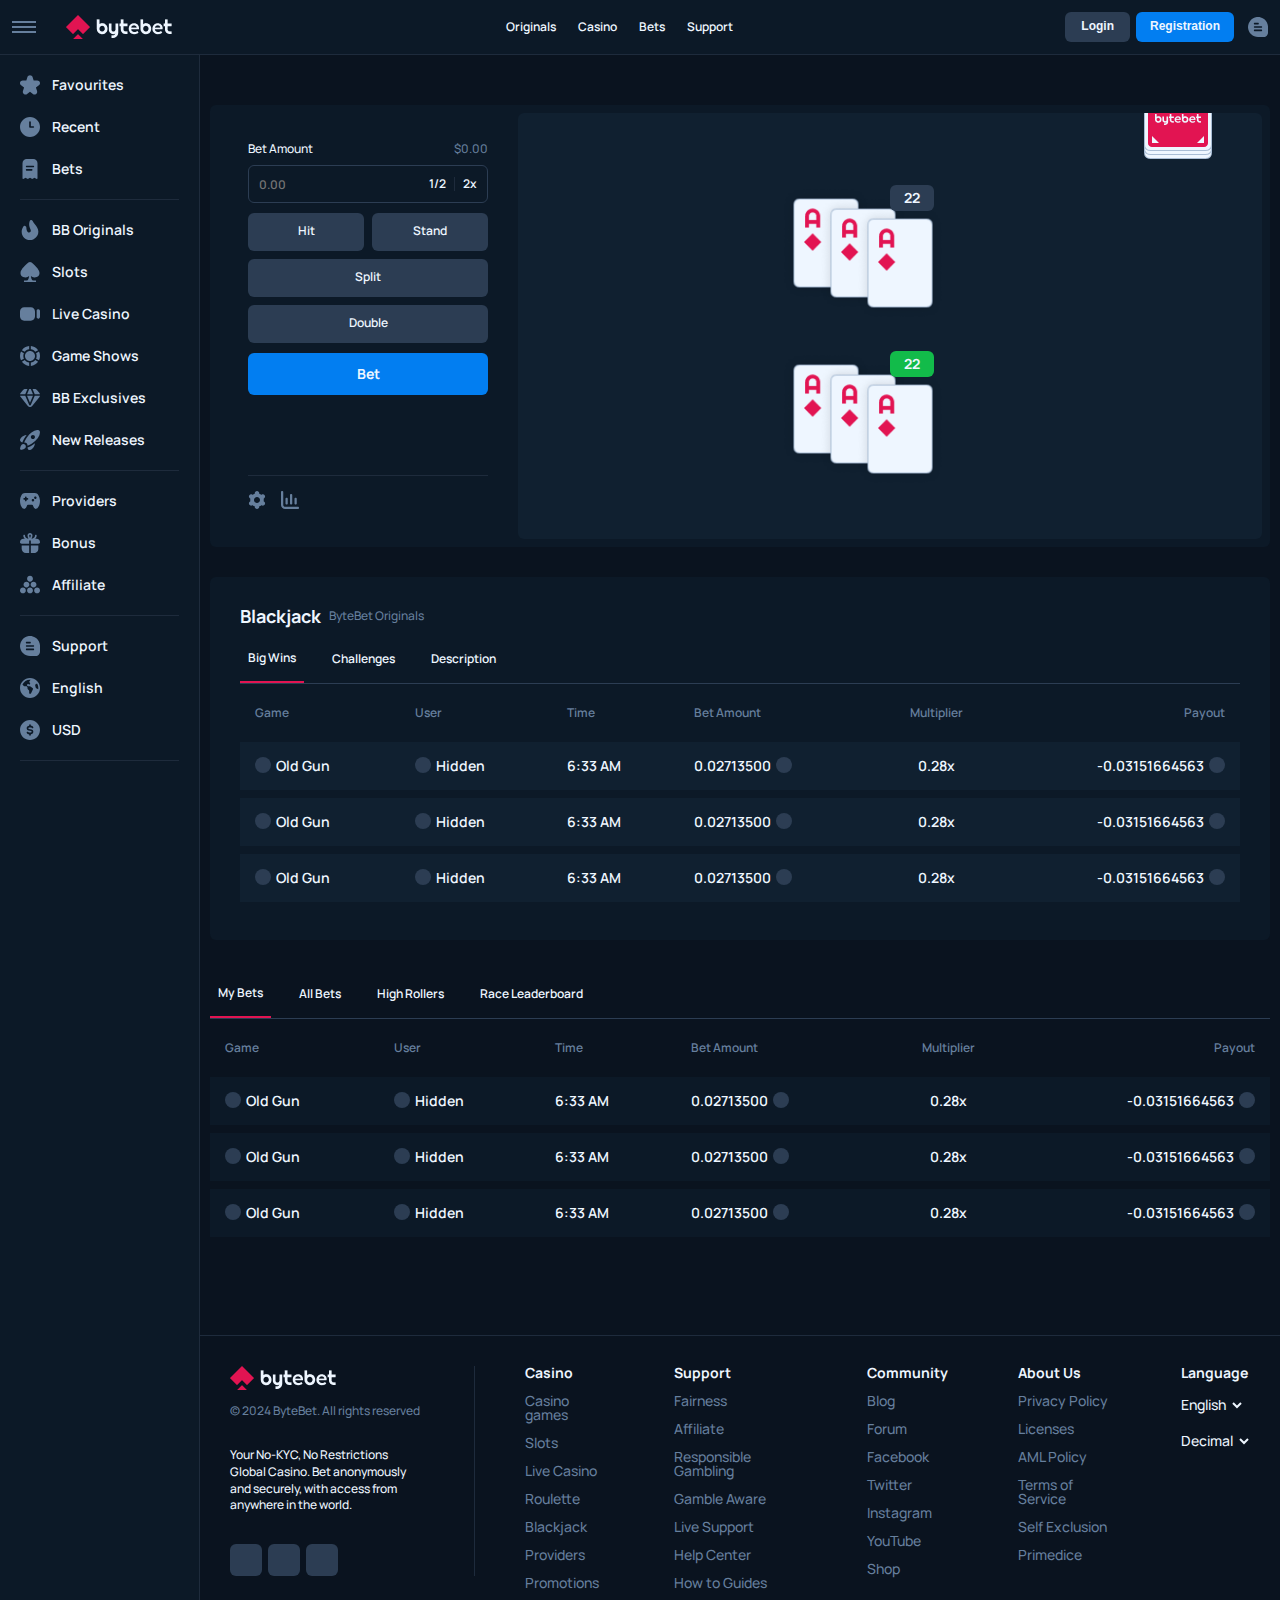
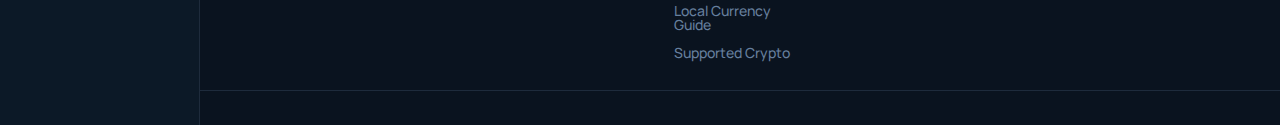
<file: blackjack.html>
<!DOCTYPE html>
<html lang="en">
<head>
    <meta charset="UTF-8">
    <meta name="viewport" content="width=device-width, initial-scale=1.0">

    <link rel="stylesheet" href="/assets/css/style.css">

    <script src="https://cdnjs.cloudflare.com/ajax/libs/jquery/3.7.1/jquery.min.js"></script>
    <script src="/assets/js/app.js"></script>

    <title>ByteBet</title>
</head>
<body>
    <div class="wrapper">
        <div class="header">
            <div class="header_brend">
                <div class="header_menu">
                    <span></span>
                    <span></span>
                    <span></span>
                </div>
                <a href="/" class="header_logo">
                    <img src="/assets/images/logo.png" alt="">
                </a>
            </div>
            <div class="header_nav">
                <a href="#" class="header_nav_link">Originals</a>
                <a href="#" class="header_nav_link">Casino</a>
                <a href="#" class="header_nav_link">Bets</a>
                <a href="#" class="header_nav_link">Support</a>
            </div>
            <div class="header_other">
                <div class="header_auth_wrapper">
                    <button type="button" class="header_btn_login">Login</button>
                    <button type="button" class="header_btn_reg">Registration</button>
                </div>
                <div class="header_chat open_chat">
                    <svg width="20" height="20" viewBox="0 0 20 20" fill="none" xmlns="http://www.w3.org/2000/svg">
                        <g clip-path="url(#clip0_35_894)">
                          <path d="M16.3958 2.29831C15.34 1.41969 14.1136 0.769278 12.794 0.38806C11.4744 0.00684071 10.0901 -0.0969218 8.72834 0.0833103C6.20923 0.410575 3.90908 1.68429 2.29495 3.64582C0.68081 5.60735 -0.126318 8.10966 0.0374492 10.6447C0.201217 13.1797 1.3236 15.5573 3.17671 17.2949C5.02981 19.0324 7.47473 19.9996 10.015 20H15.8333C16.938 19.9987 17.997 19.5592 18.7782 18.7781C19.5593 17.997 19.9987 16.938 20 15.8333V9.42415V9.37165C19.9118 8.00952 19.5467 6.67969 18.927 5.46349C18.3073 4.24729 17.446 3.17028 16.3958 2.29831ZM6.66668 5.83331H10C10.221 5.83331 10.433 5.92111 10.5893 6.07739C10.7455 6.23367 10.8333 6.44563 10.8333 6.66664C10.8333 6.88766 10.7455 7.09962 10.5893 7.2559C10.433 7.41218 10.221 7.49998 10 7.49998H6.66668C6.44567 7.49998 6.2337 7.41218 6.07742 7.2559C5.92114 7.09962 5.83335 6.88766 5.83335 6.66664C5.83335 6.44563 5.92114 6.23367 6.07742 6.07739C6.2337 5.92111 6.44567 5.83331 6.66668 5.83331ZM13.3333 14.1666H6.66668C6.44567 14.1666 6.2337 14.0789 6.07742 13.9226C5.92114 13.7663 5.83335 13.5543 5.83335 13.3333C5.83335 13.1123 5.92114 12.9003 6.07742 12.7441C6.2337 12.5878 6.44567 12.5 6.66668 12.5H13.3333C13.5544 12.5 13.7663 12.5878 13.9226 12.7441C14.0789 12.9003 14.1667 13.1123 14.1667 13.3333C14.1667 13.5543 14.0789 13.7663 13.9226 13.9226C13.7663 14.0789 13.5544 14.1666 13.3333 14.1666ZM13.3333 10.8333H6.66668C6.44567 10.8333 6.2337 10.7455 6.07742 10.5892C5.92114 10.433 5.83335 10.221 5.83335 9.99998C5.83335 9.77897 5.92114 9.567 6.07742 9.41072C6.2337 9.25444 6.44567 9.16665 6.66668 9.16665H13.3333C13.5544 9.16665 13.7663 9.25444 13.9226 9.41072C14.0789 9.567 14.1667 9.77897 14.1667 9.99998C14.1667 10.221 14.0789 10.433 13.9226 10.5892C13.7663 10.7455 13.5544 10.8333 13.3333 10.8333Z" fill="#667F9D" />
                        </g>
                        <defs>
                          <clipPath id="clip0_35_894">
                            <rect width="20" height="20" fill="white" />
                          </clipPath>
                        </defs>
                    </svg>
                </div>
            </div>
        </div>
        <div class="main">
            <div class="sidebar">
                <div class="sidebar_items">
                    <a href="#" class="sidebar_item">
                        <div class="sidebar_item_icon">
                            <svg width="20" height="20" viewBox="0 0 20 20" fill="none" xmlns="http://www.w3.org/2000/svg">
                                <path d="M0.136626 7.32821C0.307087 6.78563 0.64764 6.31231 1.10792 5.97824C1.5682 5.64417 2.12376 5.4671 2.69246 5.47321H6.33329L7.43913 2.02655C7.61303 1.48401 7.95474 1.01073 8.41499 0.674935C8.87524 0.339144 9.43024 0.158203 9.99996 0.158203C10.5697 0.158203 11.1247 0.339144 11.5849 0.674935C12.0452 1.01073 12.3869 1.48401 12.5608 2.02655L13.6666 5.47321H17.3075C17.8743 5.47402 18.4265 5.65395 18.885 5.9873C19.3435 6.32065 19.6849 6.79037 19.8605 7.32937C20.0361 7.86837 20.0369 8.44907 19.8627 8.98854C19.6886 9.528 19.3484 9.99864 18.8908 10.3332L15.9275 12.4999L17.0541 15.989C17.2362 16.5302 17.2385 17.1157 17.0607 17.6583C16.8829 18.2009 16.5345 18.6714 16.0675 18.9999C15.6084 19.3389 15.0521 19.5205 14.4815 19.5176C13.9109 19.5148 13.3564 19.3276 12.9008 18.984L9.99996 16.849L7.09829 18.9815C6.64008 19.3186 6.0868 19.5017 5.51799 19.5044C4.94917 19.5072 4.39413 19.3295 3.93266 18.997C3.47118 18.6644 3.12705 18.1941 2.94972 17.6536C2.7724 17.1131 2.77102 16.5304 2.94579 15.989L4.07246 12.4999L1.10579 10.3332C0.642947 10.0028 0.298776 9.53221 0.124226 8.991C-0.0503241 8.44979 -0.0459774 7.86676 0.136626 7.32821Z" fill="#667F9D" />
                            </svg>
                        </div>
                        <div class="sidebar_item_name">Favourites</div>
                    </a>
                    <a href="#" class="sidebar_item">
                        <div class="sidebar_item_icon">
                            <svg width="20" height="20" viewBox="0 0 20 20" fill="none" xmlns="http://www.w3.org/2000/svg">
                                <path d="M10 0C4.48583 0 0 4.48583 0 10C0 15.5142 4.48583 20 10 20C15.5142 20 20 15.5142 20 10C20 4.48583 15.5142 0 10 0ZM13.3333 10.8333H10C9.54 10.8333 9.16667 10.4608 9.16667 10V5C9.16667 4.53917 9.54 4.16667 10 4.16667C10.46 4.16667 10.8333 4.53917 10.8333 5V9.16667H13.3333C13.7942 9.16667 14.1667 9.53917 14.1667 10C14.1667 10.4608 13.7942 10.8333 13.3333 10.8333Z" fill="#667F9D" />
                            </svg>
                        </div>
                        <div class="sidebar_item_name">Recent</div>
                    </a>
                    <a href="#" class="sidebar_item">
                        <div class="sidebar_item_icon">
                            <svg width="16" height="20" viewBox="0 0 16 20" fill="none" xmlns="http://www.w3.org/2000/svg">
                                <path d="M4.66667 0C3.562 0.00132321 2.50296 0.440735 1.72185 1.22185C0.940735 2.00296 0.501323 3.062 0.5 4.16667V19.1667C0.500117 19.3182 0.541572 19.4669 0.619901 19.5967C0.698231 19.7264 0.810468 19.8324 0.944531 19.9031C1.07859 19.9738 1.22941 20.0066 1.38073 19.998C1.53206 19.9894 1.67817 19.9397 1.80333 19.8542L3.55833 18.655L5.31333 19.8542C5.45199 19.9491 5.61612 19.9999 5.78417 19.9999C5.95222 19.9999 6.11634 19.9491 6.255 19.8542L8.005 18.655L9.755 19.8542C9.89374 19.9493 10.058 20.0002 10.2262 20.0002C10.3945 20.0002 10.5588 19.9493 10.6975 19.8542L12.4475 18.6558L14.1975 19.8533C14.3226 19.9386 14.4685 19.9881 14.6197 19.9966C14.7708 20.0052 14.9214 19.9724 15.0553 19.9018C15.1892 19.8312 15.3013 19.7255 15.3797 19.596C15.458 19.4664 15.4996 19.318 15.5 19.1667V4.16667C15.4987 3.062 15.0593 2.00296 14.2782 1.22185C13.497 0.440735 12.438 0.00132321 11.3333 0L4.66667 0ZM9.66667 11.6667H4.66667C4.44565 11.6667 4.23369 11.5789 4.07741 11.4226C3.92113 11.2663 3.83333 11.0543 3.83333 10.8333C3.83333 10.6123 3.92113 10.4004 4.07741 10.2441C4.23369 10.0878 4.44565 10 4.66667 10H9.66667C9.88768 10 10.0996 10.0878 10.2559 10.2441C10.4122 10.4004 10.5 10.6123 10.5 10.8333C10.5 11.0543 10.4122 11.2663 10.2559 11.4226C10.0996 11.5789 9.88768 11.6667 9.66667 11.6667ZM12.1667 7.5C12.1667 7.72101 12.0789 7.93297 11.9226 8.08925C11.7663 8.24554 11.5543 8.33333 11.3333 8.33333H4.66667C4.44565 8.33333 4.23369 8.24554 4.07741 8.08925C3.92113 7.93297 3.83333 7.72101 3.83333 7.5C3.83333 7.27899 3.92113 7.06702 4.07741 6.91074C4.23369 6.75446 4.44565 6.66667 4.66667 6.66667H11.3333C11.5543 6.66667 11.7663 6.75446 11.9226 6.91074C12.0789 7.06702 12.1667 7.27899 12.1667 7.5Z" fill="#667F9D" />
                            </svg>
                        </div>
                        <div class="sidebar_item_name">Bets</div>
                    </a>
                </div>
                <div class="sidebar_items">
                    <a href="#" class="sidebar_item">
                        <div class="sidebar_item_icon">
                            <svg width="18" height="20" viewBox="0 0 18 20" fill="none" xmlns="http://www.w3.org/2000/svg">
                                <path d="M8.99996 19.9999H8.95246C4.38413 19.9999 0.666626 16.2616 0.666626 11.6666C0.666626 10.0591 1.22163 8.27488 2.22829 6.64072C2.62079 6.00322 3.37246 5.70238 4.09579 5.89405C4.81996 6.08488 5.32413 6.71655 5.34996 7.46488C5.42996 9.74822 5.97746 12.4766 8.13163 12.5007C9.03246 12.5082 9.74579 11.8782 9.82079 11.0616C9.89913 10.2066 9.58996 9.53655 9.19913 8.68905C8.73913 7.68905 8.16579 6.44572 8.16579 4.60488C8.16579 3.18238 8.45329 1.76155 8.73829 0.984051C8.95079 0.406551 9.45163 0.0273841 10.0466 -0.00678252C10.6625 -0.0401159 11.225 0.299051 11.5075 0.861551C12.1758 2.19072 13.1225 3.41905 14.0375 4.60738C15.6808 6.74238 17.38 8.94988 17.3341 11.6799C17.3341 16.2332 13.5983 19.9716 9.00579 19.9991H9.00079L8.99996 19.9999Z" fill="#667F9D" />
                            </svg>
                        </div>
                        <div class="sidebar_item_name">BB Originals</div>
                    </a>
                    <a href="#" class="sidebar_item">
                        <div class="sidebar_item_icon">
                            <svg width="18" height="19" viewBox="0 0 18 19" fill="none" xmlns="http://www.w3.org/2000/svg">
                                <path d="M17.9964 10.2507C17.9964 7.00083 12.2886 1.97813 10.5384 0.552407C10.1024 0.194912 9.55962 0 9 0C8.44037 0 7.89756 0.194912 7.46161 0.552407C5.71139 1.97813 0.00356286 7 0.00356286 10.2507C-0.0835796 12.6317 0.999757 14.6669 4.91071 14.6669C6.11521 14.6372 7.26383 14.1432 8.12489 13.2845C7.97767 15.3377 7.45834 17.6064 5.72857 17.6064H3.27499V19H14.725V17.6064H12.2714C10.5417 17.6064 10.0223 15.3335 9.8751 13.2845C10.7362 14.1432 11.8848 14.6372 13.0893 14.6669C16.9998 14.6669 18.0836 12.6317 17.9964 10.2507Z" fill="#667F9D" />
                            </svg>
                        </div>
                        <div class="sidebar_item_name">Slots</div>
                    </a>
                    <a href="#" class="sidebar_item">
                        <div class="sidebar_item_icon">
                            <svg width="20" height="14" viewBox="0 0 20 14" fill="none" xmlns="http://www.w3.org/2000/svg">
                                <path d="M4.16667 13.6666H10.8333C13.1308 13.6666 15 11.7974 15 9.49992V4.49992C15 2.20242 13.1308 0.333252 10.8333 0.333252H4.16667C1.86917 0.333252 0 2.20242 0 4.49992V9.49992C0 11.7974 1.86917 13.6666 4.16667 13.6666ZM20 3.92742V10.0266C20 10.6574 19.65 11.2241 19.0858 11.5058C18.85 11.6233 18.5967 11.6816 18.345 11.6816C17.9942 11.6816 17.6475 11.5691 17.3542 11.3491C17.3233 11.3258 16.6667 10.6741 16.6667 10.6741V3.28659C16.6667 3.28659 17.3217 2.62909 17.3542 2.60492C17.8575 2.22659 18.52 2.16575 19.0858 2.44825C19.6517 2.73075 20 3.29659 20 3.92742Z" fill="#667F9D" />
                            </svg>
                        </div>
                        <div class="sidebar_item_name">Live Casino</div>
                    </a>
                    <a href="#" class="sidebar_item">
                        <div class="sidebar_item_icon">
                            <svg width="20" height="20" viewBox="0 0 20 20" fill="none" xmlns="http://www.w3.org/2000/svg">
                                <g clip-path="url(#clip0_35_1506)">
                                  <path d="M1.87583 4.14833C3.54 1.82917 6.16417 0.249167 9.16667 0V3.34917C7.37833 3.57333 5.81083 4.5075 4.75167 5.86167L1.87667 4.14917L1.87583 4.14833ZM10.8333 3.34833C12.6217 3.5725 14.1892 4.50667 15.2483 5.86083L18.1233 4.14833C16.46 1.82917 13.8358 0.249167 10.8333 0V3.34833ZM15 9.9575C15 7.2 12.7575 4.9575 10 4.9575C7.2425 4.9575 5 7.2 5 9.9575C5 12.715 7.2425 14.9575 10 14.9575C12.7575 14.9575 15 12.715 15 9.9575ZM18.9775 14.335C19.6258 13.0108 20 11.5283 20 9.9575C20 8.38667 19.6258 6.90417 18.9767 5.58L16.1058 7.29083C16.4642 8.10833 16.6667 9.01 16.6667 9.95833C16.6667 10.9067 16.4642 11.8075 16.1058 12.6258L18.9775 14.3367V14.335ZM15.2483 14.0542C14.1892 15.4083 12.6217 16.3417 10.8333 16.5667V19.9158C13.8358 19.6667 16.46 18.0867 18.1233 15.7675L15.2483 14.0542ZM3.89417 12.625C3.53583 11.8075 3.33333 10.9067 3.33333 9.9575C3.33333 9.00833 3.53583 8.1075 3.89417 7.29L1.02333 5.58C0.375 6.90417 0 8.38667 0 9.9575C0 11.5283 0.374167 13.0108 1.0225 14.335L3.89417 12.625ZM9.16667 16.5667C7.37833 16.3425 5.81083 15.4083 4.75167 14.0542L1.87667 15.7675C3.54 18.0867 6.165 19.6667 9.16667 19.9158V16.5667Z" fill="#667F9D" />
                                </g>
                                <defs>
                                  <clipPath id="clip0_35_1506">
                                    <rect width="20" height="20" fill="white" />
                                  </clipPath>
                                </defs>
                            </svg>
                        </div>
                        <div class="sidebar_item_name">Game Shows</div>
                    </a>
                    <a href="#" class="sidebar_item">
                        <div class="sidebar_item_icon">
                            <svg width="20" height="20" viewBox="0 0 20 20" fill="none" xmlns="http://www.w3.org/2000/svg">
                                <path d="M20 7.75008C19.8921 8.29466 19.6516 8.811 19.2958 9.26209L11.9767 18.1272C11.7446 18.397 11.4474 18.6158 11.1076 18.767C10.7677 18.9182 10.3941 18.9979 10.015 19C9.63595 19.0021 9.26129 18.9265 8.91941 18.7791C8.57753 18.6317 8.27738 18.4162 8.04167 18.1489L0.686667 9.10009C0.374233 8.69264 0.153677 8.23397 0.0375 7.75008H5.26083L9.22167 17.0194C9.28194 17.1612 9.38862 17.2833 9.52759 17.3693C9.66657 17.4554 9.8313 17.5015 10 17.5015C10.1687 17.5015 10.3334 17.4554 10.4724 17.3693C10.6114 17.2833 10.7181 17.1612 10.7783 17.0194L14.7392 7.75008H20ZM14.75 6.25006H19.9642C19.8374 5.74261 19.5941 5.26463 19.25 4.84679L17.1183 2.25627C16.8096 1.86795 16.4026 1.55144 15.9308 1.33297C15.4591 1.1145 14.9363 1.00036 14.4058 1H12.5725L14.75 6.25006ZM9.25667 1L7.04083 6.25006H12.9675L10.7958 1H9.25667ZM5.25833 6.25006L7.47333 1H5.53833C5.01232 0.999535 4.49369 1.1114 4.02504 1.3264C3.5564 1.54139 3.15112 1.85339 2.8425 2.23677L0.781667 4.66829C0.387338 5.13332 0.11962 5.67507 0 6.25006H5.25833ZM12.9533 7.75008H7.04667L10 14.6607L12.9533 7.75008Z" fill="#667F9D" />
                            </svg>
                        </div>
                        <div class="sidebar_item_name">BB Exclusives</div>
                    </a>
                    <a href="#" class="sidebar_item">
                        <div class="sidebar_item_icon">
                            <svg width="20" height="20" viewBox="0 0 20 20" fill="none" xmlns="http://www.w3.org/2000/svg">
                                <path d="M0.461558 11.3251C0.0085888 10.6587 -0.0819581 9.81017 0.22019 9.06318C0.895464 7.68564 2.02667 6.58432 3.42179 5.94619C4.43187 5.44389 5.52597 5.13236 6.6491 5.02717C6.15972 5.62935 5.6698 6.27185 5.17933 6.95478C4.18113 8.46635 3.32667 10.0681 2.62718 11.739L2.32609 12.4141C1.57187 12.3517 0.886401 11.9513 0.461558 11.3251ZM1.60867 14.8286C0.888042 15.8236 0.370815 16.951 0.0866747 18.1463C-0.0904737 18.9229 0.395503 19.6962 1.17218 19.8733C1.38355 19.9215 1.60304 19.9215 1.81441 19.8732C3.00785 19.5886 4.13351 19.0717 5.12718 18.352C6.10015 17.3795 6.10054 15.8024 5.128 14.8294C4.1555 13.8564 2.57835 13.856 1.60539 14.8286H1.60867ZM8.19187 17.3003L7.51175 17.6022V17.8461C7.51339 18.4303 7.74734 18.9898 8.16203 19.4013C8.55648 19.7849 9.08488 19.9997 9.63511 20.0001C11.5901 19.9719 13.1752 18.192 14.0071 16.5348C14.5167 15.5092 14.8293 14.397 14.9286 13.256C14.3203 13.7537 13.6681 14.2513 12.9719 14.749C11.4609 15.7475 9.85945 16.6017 8.18855 17.3003L8.19187 17.3003ZM19.9532 2.45428C19.8429 6.06478 17.2435 9.64545 12.0056 13.4028C10.5802 14.3268 9.07652 15.1239 7.51175 15.7849V15.318C7.50402 13.7179 6.20882 12.4227 4.60875 12.415H4.14179C4.80437 10.8502 5.60285 9.34646 6.52808 7.92111C10.2762 2.69564 13.8511 0.0928711 17.4558 -0.0249023C19.2523 -0.0249023 19.9532 0.70666 19.9532 2.45428ZM14.9766 7.02361C14.9766 5.87842 14.0483 4.95002 12.903 4.95002C11.7578 4.95002 10.8294 5.87838 10.8294 7.02361C10.8294 8.16881 11.7578 9.09721 12.903 9.09721C14.0483 9.09721 14.9766 8.16881 14.9766 7.02361Z" fill="#667F9D" />
                            </svg>
                        </div>
                        <div class="sidebar_item_name">New Releases</div>
                    </a>
                </div>
                <div class="sidebar_items">
                    <a href="#" class="sidebar_item">
                        <div class="sidebar_item_icon">
                            <svg width="20" height="20" viewBox="0 0 20 20" fill="none" xmlns="http://www.w3.org/2000/svg">
                                <path d="M18.4174 4.19482C17.671 2.86795 16.3441 2.12158 14.8514 2.12158H4.98266C3.48992 2.12158 2.16301 2.86795 1.41664 4.19482C0.504414 5.85342 0.00683594 7.67791 0.00683594 9.58529C0.00683594 14.1465 1.83129 17.8783 4.15336 17.8783C5.3973 17.8783 6.3925 16.7173 7.13887 14.3123C7.2218 13.9806 7.55352 13.7318 7.96816 13.7318H12.0318C12.3635 13.7318 12.6952 13.9806 12.8611 14.3123C13.6074 16.7173 14.6026 17.8783 15.8466 17.8783C18.1686 17.8783 19.9931 14.1465 19.9931 9.58529C19.8272 7.67787 19.3296 5.85342 18.4174 4.19482ZM7.47059 8.756H6.64129V9.58529C6.64129 10.0829 6.30957 10.4146 5.81199 10.4146C5.31441 10.4146 4.9827 10.0829 4.9827 9.58529V8.756H4.1534C3.65582 8.756 3.3241 8.42428 3.3241 7.9267C3.3241 7.42912 3.65582 7.0974 4.1534 7.0974H4.9827V6.26811C4.9827 5.77053 5.31441 5.43881 5.81199 5.43881C6.30957 5.43881 6.64129 5.77053 6.64129 6.26811V7.0974H7.47059C7.96816 7.0974 8.29988 7.42912 8.29988 7.9267C8.29988 8.42428 7.96816 8.756 7.47059 8.756ZM12.944 10.4146C12.2805 10.4146 11.7 9.83408 11.7 9.17064C11.7 8.50721 12.2805 7.9267 12.944 7.9267C13.6074 7.9267 14.1879 8.50721 14.1879 9.17064C14.1879 9.83408 13.5245 10.4146 12.944 10.4146ZM15.349 7.9267C14.7685 7.9267 14.105 7.34619 14.105 6.68275C14.105 6.01932 14.7685 5.43881 15.349 5.43881C15.9295 5.43881 16.5929 6.01932 16.5929 6.68275C16.5929 7.34619 16.0124 7.9267 15.349 7.9267Z" fill="#667F9D" />
                            </svg>
                        </div>
                        <div class="sidebar_item_name">Providers</div>
                    </a>
                    <a href="#" class="sidebar_item">
                        <div class="sidebar_item_icon">
                            <svg width="20" height="20" viewBox="0 0 20 20" fill="none" xmlns="http://www.w3.org/2000/svg">
                                <path d="M1.66667 12.5H9.16667V20H5.83333C4.72826 20 3.66846 19.561 2.88706 18.7796C2.10565 17.9982 1.66667 16.9384 1.66667 15.8333V12.5ZM20 9.16667C20 9.60869 19.8244 10.0326 19.5118 10.3452C19.1993 10.6577 18.7754 10.8333 18.3333 10.8333H10.8333V7.46417C10.5533 7.48583 10.2742 7.5 10 7.5C9.72583 7.5 9.44667 7.48583 9.16667 7.46417V10.8333H1.66667C1.22464 10.8333 0.800716 10.6577 0.488155 10.3452C0.175595 10.0326 0 9.60869 0 9.16667C0 8.28261 0.35119 7.43476 0.976311 6.80964C1.60143 6.18452 2.44928 5.83333 3.33333 5.83333H4.78167C4.3105 5.418 3.9365 4.90407 3.6862 4.328C3.4359 3.75193 3.31543 3.12784 3.33333 2.5C3.33333 2.27899 3.42113 2.06702 3.57741 1.91074C3.73369 1.75446 3.94565 1.66667 4.16667 1.66667C4.38768 1.66667 4.59964 1.75446 4.75592 1.91074C4.9122 2.06702 5 2.27899 5 2.5C5 4.685 6.97583 5.44167 8.47833 5.70083C7.92376 4.71755 7.58992 3.62531 7.5 2.5C7.5 1.83696 7.76339 1.20107 8.23223 0.732233C8.70107 0.263392 9.33696 0 10 0C10.663 0 11.2989 0.263392 11.7678 0.732233C12.2366 1.20107 12.5 1.83696 12.5 2.5C12.4101 3.62531 12.0762 4.71755 11.5217 5.70083C13.0242 5.44167 15 4.685 15 2.5C15 2.27899 15.0878 2.06702 15.2441 1.91074C15.4004 1.75446 15.6123 1.66667 15.8333 1.66667C16.0543 1.66667 16.2663 1.75446 16.4226 1.91074C16.5789 2.06702 16.6667 2.27899 16.6667 2.5C16.6846 3.12784 16.5641 3.75193 16.3138 4.328C16.0635 4.90407 15.6895 5.418 15.2183 5.83333H16.6667C17.5507 5.83333 18.3986 6.18452 19.0237 6.80964C19.6488 7.43476 20 8.28261 20 9.16667ZM9.16667 2.5C9.26726 3.38569 9.55106 4.24076 10 5.01083C10.4489 4.24076 10.7327 3.38569 10.8333 2.5C10.8333 2.27899 10.7455 2.06702 10.5893 1.91074C10.433 1.75446 10.221 1.66667 10 1.66667C9.77899 1.66667 9.56702 1.75446 9.41074 1.91074C9.25446 2.06702 9.16667 2.27899 9.16667 2.5ZM10.8333 20H14.1667C14.7138 20 15.2557 19.8922 15.7612 19.6828C16.2667 19.4734 16.726 19.1665 17.1129 18.7796C17.4999 18.3927 17.8068 17.9334 18.0162 17.4278C18.2256 16.9223 18.3333 16.3805 18.3333 15.8333V12.5H10.8333V20Z" fill="#667F9D" />
                            </svg>
                        </div>
                        <div class="sidebar_item_name">Bonus</div>
                    </a>
                    <a href="#" class="sidebar_item">
                        <div class="sidebar_item_icon">
                            <svg width="20" height="20" viewBox="0 0 20 20" fill="none" xmlns="http://www.w3.org/2000/svg">
                                <path d="M0 15.4166C0 13.8058 1.30583 12.4999 2.91667 12.4999C4.5275 12.4999 5.83333 13.8058 5.83333 15.4166C5.83333 17.0274 4.5275 18.3333 2.91667 18.3333C1.30583 18.3333 0 17.0274 0 15.4166ZM17.0833 18.3333C18.6942 18.3333 20 17.0274 20 15.4166C20 13.8058 18.6942 12.4999 17.0833 12.4999C15.4725 12.4999 14.1667 13.8058 14.1667 15.4166C14.1667 17.0274 15.4725 18.3333 17.0833 18.3333ZM10 18.3333C11.6108 18.3333 12.9167 17.0274 12.9167 15.4166C12.9167 13.8058 11.6108 12.4999 10 12.4999C8.38917 12.4999 7.08333 13.8058 7.08333 15.4166C7.08333 17.0274 8.38917 18.3333 10 18.3333ZM13.5417 12.4999C15.1525 12.4999 16.4583 11.1941 16.4583 9.58325C16.4583 7.97242 15.1525 6.66659 13.5417 6.66659C11.9308 6.66659 10.625 7.97242 10.625 9.58325C10.625 11.1941 11.9308 12.4999 13.5417 12.4999ZM6.45833 12.4999C8.06917 12.4999 9.375 11.1941 9.375 9.58325C9.375 7.97242 8.06917 6.66659 6.45833 6.66659C4.8475 6.66659 3.54167 7.97242 3.54167 9.58325C3.54167 11.1941 4.8475 12.4999 6.45833 12.4999ZM10 6.66659C11.6108 6.66659 12.9167 5.36075 12.9167 3.74992C12.9167 2.13909 11.6108 0.833252 10 0.833252C8.38917 0.833252 7.08333 2.13909 7.08333 3.74992C7.08333 5.36075 8.38917 6.66659 10 6.66659Z" fill="#667F9D" />
                            </svg>
                        </div>
                        <div class="sidebar_item_name">Affiliate</div>
                    </a>
                </div>
                <div class="sidebar_items">
                    <a href="#" class="sidebar_item">
                        <div class="sidebar_item_icon">
                            <svg width="20" height="20" viewBox="0 0 20 20" fill="none" xmlns="http://www.w3.org/2000/svg">
                                <path d="M16.3958 2.29831C15.34 1.41969 14.1136 0.769278 12.794 0.38806C11.4743 0.00684072 10.09 -0.0969218 8.72831 0.0833103C6.2092 0.410575 3.90905 1.68429 2.29492 3.64582C0.68078 5.60735 -0.126349 8.10966 0.0374187 10.6447C0.201186 13.1797 1.32357 15.5573 3.17668 17.2949C5.02978 19.0324 7.4747 19.9996 10.015 20H15.8333C16.938 19.9987 17.997 19.5592 18.7781 18.7781C19.5592 17.997 19.9987 16.938 20 15.8333V9.42414V9.37164C19.9118 8.00951 19.5467 6.67969 18.927 5.46349C18.3073 4.24729 17.446 3.17028 16.3958 2.29831ZM6.66665 5.83331H9.99998C10.221 5.83331 10.433 5.92111 10.5892 6.07739C10.7455 6.23367 10.8333 6.44563 10.8333 6.66664C10.8333 6.88766 10.7455 7.09962 10.5892 7.2559C10.433 7.41218 10.221 7.49998 9.99998 7.49998H6.66665C6.44563 7.49998 6.23367 7.41218 6.07739 7.2559C5.92111 7.09962 5.83331 6.88766 5.83331 6.66664C5.83331 6.44563 5.92111 6.23367 6.07739 6.07739C6.23367 5.92111 6.44563 5.83331 6.66665 5.83331ZM13.3333 14.1666H6.66665C6.44563 14.1666 6.23367 14.0788 6.07739 13.9226C5.92111 13.7663 5.83331 13.5543 5.83331 13.3333C5.83331 13.1123 5.92111 12.9003 6.07739 12.7441C6.23367 12.5878 6.44563 12.5 6.66665 12.5H13.3333C13.5543 12.5 13.7663 12.5878 13.9226 12.7441C14.0789 12.9003 14.1666 13.1123 14.1666 13.3333C14.1666 13.5543 14.0789 13.7663 13.9226 13.9226C13.7663 14.0788 13.5543 14.1666 13.3333 14.1666ZM13.3333 10.8333H6.66665C6.44563 10.8333 6.23367 10.7455 6.07739 10.5892C5.92111 10.433 5.83331 10.221 5.83331 9.99998C5.83331 9.77896 5.92111 9.567 6.07739 9.41072C6.23367 9.25444 6.44563 9.16664 6.66665 9.16664H13.3333C13.5543 9.16664 13.7663 9.25444 13.9226 9.41072C14.0789 9.567 14.1666 9.77896 14.1666 9.99998C14.1666 10.221 14.0789 10.433 13.9226 10.5892C13.7663 10.7455 13.5543 10.8333 13.3333 10.8333Z" fill="#667F9D" />
                            </svg>
                        </div>
                        <div class="sidebar_item_name">Support</div>
                    </a>
                    <a href="#" class="sidebar_item">
                        <div class="sidebar_item_icon">
                            <svg width="20" height="20" viewBox="0 0 20 20" fill="none" xmlns="http://www.w3.org/2000/svg">
                                <path d="M10 0C4.48583 0 0 4.48583 0 10C0 15.5142 4.48583 20 10 20C15.5142 20 20 15.5142 20 10C20 4.48583 15.5142 0 10 0ZM12.945 11.2592L11.0775 15.3058C10.9292 15.6275 10.6075 15.8333 10.2533 15.8333H10.0758C9.57417 15.8333 9.1675 15.4267 9.1675 14.925V12.9542C9.1675 12.6633 9.05167 12.3842 8.84583 12.1783L7.85417 11.1867C7.6275 10.96 7.5 10.6525 7.5 10.3325V9.53C7.5 9.2975 7.4075 9.07417 7.2425 8.90917L6.93167 8.59833C6.76167 8.42833 6.53167 8.33333 6.29167 8.33333H4.6675C4.3475 8.33333 4.04167 8.2025 3.82083 7.97L2.43917 6.5175C3.76167 3.65917 6.64917 1.66667 10 1.66667C10.1717 1.66667 10.3392 1.6825 10.5075 1.6925C10.0633 2.36583 9.66083 2.985 9.41667 3.36333C9.2625 3.60083 9.25917 3.90333 9.405 4.14667L10.1025 5.31C10.2875 5.6175 10.2383 6.01167 9.985 6.26583L9.9825 6.26833C9.74417 6.50667 9.38083 6.56583 9.07917 6.415L8.34583 6.04833C8.09 5.92 7.78083 5.97083 7.57833 6.1725L7.1375 6.61333C6.8775 6.87333 6.8775 7.29417 7.1375 7.55333L7.63083 8.04667C7.81417 8.23 8.06333 8.33333 8.3225 8.33333H9.515C9.8325 8.33333 10.1433 8.4225 10.4125 8.59083L12.5475 9.925C12.9967 10.2058 13.1675 10.7775 12.945 11.2592ZM16.27 10.2167C15.9933 10.0792 15.7908 9.8275 15.7158 9.5275L15.1933 7.43833C15.0792 6.98167 15.2817 6.50417 15.6892 6.26917L17.0083 5.50833C17.8433 6.80583 18.3333 8.34583 18.3333 10C18.3333 10.4067 18.2942 10.8025 18.2375 11.1933L16.27 10.2167Z" fill="#667F9D" />
                            </svg>
                        </div>
                        <div class="sidebar_item_name">English</div>
                    </a>
                    <a href="#" class="sidebar_item">
                        <div class="sidebar_item_icon">
                            <svg width="20" height="20" viewBox="0 0 20 20" fill="none" xmlns="http://www.w3.org/2000/svg">
                                <path d="M10 0C4.48583 0 0 4.48583 0 10C0.5025 23.2483 19.5 23.245 20 10C20 4.48583 15.5142 0 10 0ZM10.8333 14.1667V15C10.8292 16.09 9.17083 16.0892 9.16667 15V14.1667H8.94333C8.05417 14.1667 7.22417 13.6883 6.77833 12.9175C6.5475 12.5183 6.68417 12.0092 7.08167 11.7792C7.48083 11.5467 7.99083 11.685 8.22 12.0825C8.36917 12.3408 8.64583 12.5 8.9425 12.5H10.8325C11.6633 12.5542 12.035 11.2083 11.1292 11.0333L8.595 10.6108C5.67667 10.07 6.305 5.81667 9.16583 5.83333V5C9.17083 3.91 10.8283 3.91083 10.8325 5V5.83333H11.0558C11.945 5.83333 12.775 6.3125 13.2208 7.08333C13.4517 7.48167 13.315 7.99083 12.9175 8.22167C12.5175 8.4525 12.0083 8.31583 11.7792 7.9175C11.63 7.66 11.3533 7.50083 11.0567 7.50083H9.16667C8.33583 7.44667 7.965 8.7925 8.87 8.9675L11.4042 9.39C14.3225 9.93083 13.6942 14.1833 10.8333 14.1667Z" fill="#667F9D" />
                            </svg>
                        </div>
                        <div class="sidebar_item_name">USD</div>
                    </a>
                </div>
            </div>
            <div class="main_content">
                <div class="pages_wrapper">
                    <div class="blackjack_wrapper">
                        <div class="blackjack_bet_wrapper">
                            <div class="blackjack_bet_head">
                                <div class="blackjack_bet_head_info">
                                    <div class="blackjack_bet_head_name">Bet Amount</div>
                                    <div class="blackjack_bet_head_balance">$0.00</div>
                                </div>
                                <div class="blackjack_bet_input_wrapper">
                                    <input type="text" class="blackjack_bet_input" placeholder="0.00">
                                    <div class="blackjack_bet_input_actions">
                                        <div class="blackjack_bet_input_action">1/2</div>
                                        <div class="blackjack_bet_input_action_line"></div>
                                        <div class="blackjack_bet_input_action">2x</div>
                                    </div>
                                </div>
                                <div class="blackjack_action_game">
                                    <div class="blackjack_action_game_double">
                                        <div class="blackjack_action_game_btn">Hit</div>
                                        <div class="blackjack_action_game_btn">Stand</div>
                                    </div>
                                    <div class="blackjack_action_game_btn">Split</div>
                                    <div class="blackjack_action_game_btn">Double</div>
                                </div>
                                <button class="blackjack_game_bet">Bet</button>
                                <div class="blackjack_game_footer">
                                    <div class="blackjack_game_footer_action">
                                        <svg xmlns="http://www.w3.org/2000/svg" width="18" height="18" viewBox="0 0 18 18" fill="none">
                                            <g clip-path="url(#clip0_35_1912)">
                                            <path d="M1.20548 13.5C1.82585 14.5767 3.20162 14.9466 4.27831 14.3262C4.27905 14.3258 4.27975 14.3254 4.28049 14.325L4.61423 14.1322C5.24423 14.6712 5.96838 15.0892 6.75022 15.3652V15.75C6.75022 16.9926 7.75759 18 9.00022 18C10.2429 18 11.2502 16.9926 11.2502 15.75V15.3652C12.0322 15.0888 12.7563 14.6703 13.3862 14.1307L13.7215 14.3242C14.7984 14.9456 16.1752 14.5762 16.7965 13.4992C17.4178 12.4223 17.0484 11.0455 15.9715 10.4242L15.6385 10.2322C15.7884 9.41657 15.7884 8.58041 15.6385 7.76472L15.9715 7.57273C17.0484 6.95141 17.4178 5.57469 16.7965 4.49771C16.1752 3.42077 14.7984 3.05139 13.7215 3.6727L13.3877 3.86546C12.7571 3.32712 12.0324 2.90988 11.2502 2.63475V2.25C11.2502 1.00737 10.2429 0 9.00022 0C7.75759 0 6.75022 1.00737 6.75022 2.25V2.63475C5.96827 2.91118 5.24409 3.32968 4.61423 3.86926L4.27898 3.67502C3.202 3.05367 1.82529 3.42306 1.20397 4.5C0.582653 5.57694 0.952005 6.9537 2.02898 7.57501L2.36198 7.767C2.21208 8.58266 2.21208 9.41882 2.36198 10.2345L2.02898 10.4265C0.954993 11.0495 0.586837 12.4235 1.20548 13.5ZM9.00022 6.00001C10.6571 6.00001 12.0002 7.34316 12.0002 9C12.0002 10.6568 10.6571 12 9.00022 12C7.34338 12 6.00023 10.6568 6.00023 9C6.00023 7.34316 7.34338 6.00001 9.00022 6.00001Z" fill="#667F9D"/>
                                            </g>
                                            <defs>
                                            <clipPath id="clip0_35_1912">
                                            <rect width="18" height="18" fill="white"/>
                                            </clipPath>
                                            </defs>
                                        </svg>
                                    </div>
                                    <div class="blackjack_game_footer_action">
                                        <svg xmlns="http://www.w3.org/2000/svg" width="18" height="18" viewBox="0 0 18 18" fill="none">
                                            <g clip-path="url(#clip0_35_1915)">
                                            <path d="M4.125 15.75C3.62772 15.75 3.15081 15.5525 2.79917 15.2008C2.44754 14.8492 2.25 14.3723 2.25 13.875V1.125C2.25 0.826631 2.13147 0.540483 1.9205 0.329505C1.70952 0.118526 1.42337 0 1.125 0C0.826631 0 0.540483 0.118526 0.329505 0.329505C0.118526 0.540483 0 0.826631 0 1.125L0 13.875C0 14.969 0.434597 16.0182 1.20818 16.7918C1.98177 17.5654 3.03098 18 4.125 18H16.875C17.1734 18 17.4595 17.8815 17.6705 17.6705C17.8815 17.4595 18 17.1734 18 16.875C18 16.5766 17.8815 16.2905 17.6705 16.0795C17.4595 15.8685 17.1734 15.75 16.875 15.75H4.125Z" fill="#667F9D"/>
                                            <path d="M14.625 13.5C14.9234 13.5 15.2095 13.3815 15.4205 13.1705C15.6315 12.9595 15.75 12.6734 15.75 12.375V7.875C15.75 7.57663 15.6315 7.29048 15.4205 7.0795C15.2095 6.86853 14.9234 6.75 14.625 6.75C14.3266 6.75 14.0405 6.86853 13.8295 7.0795C13.6185 7.29048 13.5 7.57663 13.5 7.875V12.375C13.5 12.6734 13.6185 12.9595 13.8295 13.1705C14.0405 13.3815 14.3266 13.5 14.625 13.5Z" fill="#667F9D"/>
                                            <path d="M5.625 13.5C5.92337 13.5 6.20952 13.3815 6.4205 13.1705C6.63147 12.9595 6.75 12.6734 6.75 12.375V7.875C6.75 7.57663 6.63147 7.29048 6.4205 7.0795C6.20952 6.86853 5.92337 6.75 5.625 6.75C5.32663 6.75 5.04048 6.86853 4.8295 7.0795C4.61853 7.29048 4.5 7.57663 4.5 7.875V12.375C4.5 12.6734 4.61853 12.9595 4.8295 13.1705C5.04048 13.3815 5.32663 13.5 5.625 13.5Z" fill="#667F9D"/>
                                            <path d="M10.125 13.5C10.4234 13.5 10.7095 13.3815 10.9205 13.1705C11.1315 12.9595 11.25 12.6734 11.25 12.375V4.125C11.25 3.82663 11.1315 3.54048 10.9205 3.3295C10.7095 3.11853 10.4234 3 10.125 3C9.82663 3 9.54048 3.11853 9.3295 3.3295C9.11853 3.54048 9 3.82663 9 4.125V12.375C9 12.6734 9.11853 12.9595 9.3295 13.1705C9.54048 13.3815 9.82663 13.5 10.125 13.5Z" fill="#667F9D"/>
                                            </g>
                                            <defs>
                                            <clipPath id="clip0_35_1915">
                                            <rect width="18" height="18" fill="white"/>
                                            </clipPath>
                                            </defs>
                                        </svg>
                                    </div>
                                </div>
                            </div>
                        </div>
                        <div class="blackjack_field_wrapper">
                            <div class="blackjack_field_dealer">
                                <div class="blackjack_card">
                                    <img src="/assets/images/blackjack/A.png">
                                </div>
                                <div class="blackjack_card">
                                    <img src="/assets/images/blackjack/A.png">
                                </div>
                                <div class="blackjack_card">
                                    <img src="/assets/images/blackjack/A.png">
                                </div>
                                <div class="blackjack_score blackjack_score_dealer">22</div>
                            </div>
                            <div class="blackjack_field_player">
                                <div class="blackjack_card">
                                    <img src="/assets/images/blackjack/A.png">
                                </div>
                                <div class="blackjack_card">
                                    <img src="/assets/images/blackjack/A.png">
                                </div>
                                <div class="blackjack_card">
                                    <img src="/assets/images/blackjack/A.png">
                                </div>
                                <div class="blackjack_score blackjack_score_dealer win">22</div>
                            </div>
                            <div class="blackjack_deck">
                                <img src="/assets/images/blackjack/deck.png" alt="">
                            </div>
                        </div>
                    </div>
                    <div class="blackjack_history">
                        <div class="blackjack_history_head">
                            <div class="blackjack_history_head_title">Blackjack</div>
                            <div class="blackjack_history_head_desc">ByteBet Originals</div>
                        </div>
                        <div class="casino_bets_history_head">
                            <div class="game_select_type casino_bets_history_head_item active" data-type="wins">Big Wins</div>
                            <div class="game_select_type casino_bets_history_head_item" data-type="challenges">Challenges</div>
                            <div class="game_select_type casino_bets_history_head_item" data-type="description">Description</div>
                        </div>
                        <div class="casino_bets_history_body">
                            <div class="game_block_blackjack blackjack_description" style="display: none;" data-type="description">
                                <div class="game_description">
                                    <img src="/assets/images/games/blackjack.png" alt="">
                                </div>
                                <div class="game_description_wrapper">
                                    <div class="game_description_head">
                                        <div class="game_description_head_keys">
                                            <div class="game_description_head_key active">Edge: 0.50%</div>
                                            <div class="game_description_head_key">Blackjack</div>
                                            <div class="game_description_head_key">ByteBet Originals</div>
                                            <div class="game_description_head_key">ByteBet Games</div>
                                            <div class="game_description_head_key">Table Games</div>
                                        </div>
                                        <div class="game_description_head_desc">
                                            Blackjack lover? You have come to the right place! Race to 21 with one of the most popular, fast paced card games to exist. With the lowest house edge in the industry, you will not be disappointed in this ultimate card showdown at our Bitcoin casino!
                                        </div>
                                    </div>
                                    <div class="game_description_faq">
                                        <div class="game_description_faq_title">What is Blackjack?</div>
                                        <div class="game_description_faq_text">
                                            Blackjack is one of the most popular online casino games available at ByteBet.com. The goal of Blackjack is to acquire a hand as close to 21 as possible, beating the dealer in the process. Beating the dealer with a regular hand pays out 1:1, while beating the dealer with Blackjack pays out 3:2.<br>
                                            As the leading online casino, we have many popular Blackjack variants, with this ByteBet original version of Blackjack being amongst our best games !
                                        </div>
                                    </div>
                                    <div class="game_description_rules">
                                        <div class="game_description_rules_title">What are the Basic Rules of Blackjack</div>
                                        <div class="game_description_rules_block">
                                            Although luck plays a big role in the outcome of any Blackjack hand, the fact that you can decide to hit or stand each hand means that a basic Blackjack strategy is also important. Here are some tips that will help you as you get your feet under the Blackjack table:
                                        </div>
                                        <div class="game_description_rules_block">
                                            While it’s tempting to go for 21 every time, standing with a hand of 17 or better is a smart move as it keeps you in the game. After all, if you go bust, you have zero chance of beating the dealer.<br>
                                            Read the dealer’s hand before making your decision. If the dealer is showing 7-Ace, they’re likely to have a good hand and that should influence your decision accordingly.<br>
                                            Aces and Eights are great cards to split as you’re betting on getting a ten in your next hand.<br>
                                            Remember that you are only dealt one additional card after doubling down, so make sure that you don’t play yourself out of the game.<br>
                                        </div>
                                        <div class="game_description_rules_block">
                                            For further help, be sure to check out our guide that explains how to play Blackjack on ByteBet. Our online casino guide , guide to table games , and guide to casino card games are also a great resource for new Blackjack players.
                                        </div>
                                    </div>
                                </div>
                            </div>
                            <div class="game_block_blackjack blackjack_challenges" style="display: none;" data-type="challenges">
                                <div class="blackjack_challenges_icon">
                                    <svg xmlns="http://www.w3.org/2000/svg" width="20" height="20" viewBox="0 0 20 20" fill="none">
                                        <g clip-path="url(#clip0_35_2106)">
                                            <path d="M10 0C4.48583 0 0 4.48583 0 10C0 15.5142 4.48583 20 10 20C15.5142 20 20 15.5142 20 10C20 4.48583 15.5142 0 10 0ZM13.3333 10.8333H10C9.54 10.8333 9.16667 10.4608 9.16667 10V5C9.16667 4.53917 9.54 4.16667 10 4.16667C10.46 4.16667 10.8333 4.53917 10.8333 5V9.16667H13.3333C13.7942 9.16667 14.1667 9.53917 14.1667 10C14.1667 10.4608 13.7942 10.8333 13.3333 10.8333Z" fill="#667F9D"/>
                                        </g>
                                        <defs>
                                            <clipPath id="clip0_35_2106">
                                                <rect width="20" height="20" fill="white"/>
                                            </clipPath>
                                        </defs>
                                    </svg>
                                </div>
                                <div class="blackjack_challenges_status">Blackjack has no active challenges</div>
                            </div>
                            <table class="game_block_blackjack casino_bet_table" data-type="wins">
                                <thead class="casino_bet_table_thead">
                                    <tr>
                                        <th>Game</th>
                                        <th>User</th>
                                        <th>Time</th>
                                        <th>Bet Amount</th>
                                        <th class="text-center">Multiplier</th>
                                        <th class="text-right">Payout</th>
                                    </tr>
                                </thead>
                                <tbody class="blackjack_bet_table_tbody">
                                    <tr>
                                        <td>
                                            <div class="table_flex">
                                                <div class="table_icon">
                                                    <svg width="16" height="16" viewBox="0 0 16 16" fill="none" xmlns="http://www.w3.org/2000/svg">
                                                        <circle cx="8" cy="8" r="8" fill="#2C3D53" />
                                                    </svg>
                                                </div>
                                                <div class="table_value">Old Gun</div>
                                            </div>
                                        </td>
                                        <td>
                                            <div class="table_flex">
                                                <div class="table_icon">
                                                    <svg width="16" height="16" viewBox="0 0 16 16" fill="none" xmlns="http://www.w3.org/2000/svg">
                                                        <circle cx="8" cy="8" r="8" fill="#2C3D53" />
                                                    </svg>
                                                </div>
                                                <div class="table_value">Hidden</div>
                                            </div>
                                        </td>
                                        <td>6:33 AM</td>
                                        <td>
                                            <div class="table_flex">
                                                <div class="table_value">0.02713500</div>
                                                <div class="table_icon">
                                                    <svg width="16" height="16" viewBox="0 0 16 16" fill="none" xmlns="http://www.w3.org/2000/svg">
                                                        <circle cx="8" cy="8" r="8" fill="#2C3D53" />
                                                    </svg>
                                                </div>
                                            </div>
                                        </td>
                                        <td class="text-center">0.28x</td>
                                        <td>
                                            <div class="table_flex justify-end">
                                                <div class="table_value">-0.03151664563</div>
                                                <div class="table_icon">
                                                    <svg width="16" height="16" viewBox="0 0 16 16" fill="none" xmlns="http://www.w3.org/2000/svg">
                                                        <circle cx="8" cy="8" r="8" fill="#2C3D53" />
                                                    </svg>
                                                </div>
                                            </div>
                                        </td>
                                    </tr>
                                    <tr>
                                        <td>
                                            <div class="table_flex">
                                                <div class="table_icon">
                                                    <svg width="16" height="16" viewBox="0 0 16 16" fill="none" xmlns="http://www.w3.org/2000/svg">
                                                        <circle cx="8" cy="8" r="8" fill="#2C3D53" />
                                                    </svg>
                                                </div>
                                                <div class="table_value">Old Gun</div>
                                            </div>
                                        </td>
                                        <td>
                                            <div class="table_flex">
                                                <div class="table_icon">
                                                    <svg width="16" height="16" viewBox="0 0 16 16" fill="none" xmlns="http://www.w3.org/2000/svg">
                                                        <circle cx="8" cy="8" r="8" fill="#2C3D53" />
                                                    </svg>
                                                </div>
                                                <div class="table_value">Hidden</div>
                                            </div>
                                        </td>
                                        <td>6:33 AM</td>
                                        <td>
                                            <div class="table_flex">
                                                <div class="table_value">0.02713500</div>
                                                <div class="table_icon">
                                                    <svg width="16" height="16" viewBox="0 0 16 16" fill="none" xmlns="http://www.w3.org/2000/svg">
                                                        <circle cx="8" cy="8" r="8" fill="#2C3D53" />
                                                    </svg>
                                                </div>
                                            </div>
                                        </td>
                                        <td class="text-center">0.28x</td>
                                        <td>
                                            <div class="table_flex justify-end">
                                                <div class="table_value">-0.03151664563</div>
                                                <div class="table_icon">
                                                    <svg width="16" height="16" viewBox="0 0 16 16" fill="none" xmlns="http://www.w3.org/2000/svg">
                                                        <circle cx="8" cy="8" r="8" fill="#2C3D53" />
                                                    </svg>
                                                </div>
                                            </div>
                                        </td>
                                    </tr>
                                    <tr>
                                        <td>
                                            <div class="table_flex">
                                                <div class="table_icon">
                                                    <svg width="16" height="16" viewBox="0 0 16 16" fill="none" xmlns="http://www.w3.org/2000/svg">
                                                        <circle cx="8" cy="8" r="8" fill="#2C3D53" />
                                                    </svg>
                                                </div>
                                                <div class="table_value">Old Gun</div>
                                            </div>
                                        </td>
                                        <td>
                                            <div class="table_flex">
                                                <div class="table_icon">
                                                    <svg width="16" height="16" viewBox="0 0 16 16" fill="none" xmlns="http://www.w3.org/2000/svg">
                                                        <circle cx="8" cy="8" r="8" fill="#2C3D53" />
                                                    </svg>
                                                </div>
                                                <div class="table_value">Hidden</div>
                                            </div>
                                        </td>
                                        <td>6:33 AM</td>
                                        <td>
                                            <div class="table_flex">
                                                <div class="table_value">0.02713500</div>
                                                <div class="table_icon">
                                                    <svg width="16" height="16" viewBox="0 0 16 16" fill="none" xmlns="http://www.w3.org/2000/svg">
                                                        <circle cx="8" cy="8" r="8" fill="#2C3D53" />
                                                    </svg>
                                                </div>
                                            </div>
                                        </td>
                                        <td class="text-center">0.28x</td>
                                        <td>
                                            <div class="table_flex justify-end">
                                                <div class="table_value">-0.03151664563</div>
                                                <div class="table_icon">
                                                    <svg width="16" height="16" viewBox="0 0 16 16" fill="none" xmlns="http://www.w3.org/2000/svg">
                                                        <circle cx="8" cy="8" r="8" fill="#2C3D53" />
                                                    </svg>
                                                </div>
                                            </div>
                                        </td>
                                    </tr>
                                </tbody>
                            </table>
                        </div>
                    </div>
                    <div class="casino_bets_history">
                        <div class="casino_bets_history_head">
                            <div class="casino_bets_history_head_item active">My Bets</div>
                            <div class="casino_bets_history_head_item">All Bets</div>
                            <div class="casino_bets_history_head_item">High Rollers</div>
                            <div class="casino_bets_history_head_item">Race Leaderboard</div>
                        </div>
                        <div class="casino_bets_history_body">
                            <table class="casino_bet_table">
                                <thead class="casino_bet_table_thead">
                                    <tr>
                                        <th>Game</th>
                                        <th class="nomobile">User</th>
                                        <th class="nomobile">Time</th>
                                        <th class="nomobile">Bet Amount</th>
                                        <th class="text-center nomobile">Multiplier</th>
                                        <th class="text-right">Payout</th>
                                    </tr>
                                </thead>
                                <tbody class="casino_bet_table_tbody">
                                    <tr>
                                        <td>
                                            <div class="table_flex">
                                                <div class="table_icon">
                                                    <svg width="16" height="16" viewBox="0 0 16 16" fill="none" xmlns="http://www.w3.org/2000/svg">
                                                        <circle cx="8" cy="8" r="8" fill="#2C3D53" />
                                                    </svg>
                                                </div>
                                                <div class="table_value">Old Gun</div>
                                            </div>
                                        </td>
                                        <td>
                                            <div class="table_flex">
                                                <div class="table_icon">
                                                    <svg width="16" height="16" viewBox="0 0 16 16" fill="none" xmlns="http://www.w3.org/2000/svg">
                                                        <circle cx="8" cy="8" r="8" fill="#2C3D53" />
                                                    </svg>
                                                </div>
                                                <div class="table_value">Hidden</div>
                                            </div>
                                        </td>
                                        <td>6:33 AM</td>
                                        <td>
                                            <div class="table_flex">
                                                <div class="table_value">0.02713500</div>
                                                <div class="table_icon">
                                                    <svg width="16" height="16" viewBox="0 0 16 16" fill="none" xmlns="http://www.w3.org/2000/svg">
                                                        <circle cx="8" cy="8" r="8" fill="#2C3D53" />
                                                    </svg>
                                                </div>
                                            </div>
                                        </td>
                                        <td class="text-center">0.28x</td>
                                        <td>
                                            <div class="table_flex justify-end">
                                                <div class="table_value">-0.03151664563</div>
                                                <div class="table_icon">
                                                    <svg width="16" height="16" viewBox="0 0 16 16" fill="none" xmlns="http://www.w3.org/2000/svg">
                                                        <circle cx="8" cy="8" r="8" fill="#2C3D53" />
                                                    </svg>
                                                </div>
                                            </div>
                                        </td>
                                    </tr>
                                    <tr>
                                        <td>
                                            <div class="table_flex">
                                                <div class="table_icon">
                                                    <svg width="16" height="16" viewBox="0 0 16 16" fill="none" xmlns="http://www.w3.org/2000/svg">
                                                        <circle cx="8" cy="8" r="8" fill="#2C3D53" />
                                                    </svg>
                                                </div>
                                                <div class="table_value">Old Gun</div>
                                            </div>
                                        </td>
                                        <td>
                                            <div class="table_flex">
                                                <div class="table_icon">
                                                    <svg width="16" height="16" viewBox="0 0 16 16" fill="none" xmlns="http://www.w3.org/2000/svg">
                                                        <circle cx="8" cy="8" r="8" fill="#2C3D53" />
                                                    </svg>
                                                </div>
                                                <div class="table_value">Hidden</div>
                                            </div>
                                        </td>
                                        <td>6:33 AM</td>
                                        <td>
                                            <div class="table_flex">
                                                <div class="table_value">0.02713500</div>
                                                <div class="table_icon">
                                                    <svg width="16" height="16" viewBox="0 0 16 16" fill="none" xmlns="http://www.w3.org/2000/svg">
                                                        <circle cx="8" cy="8" r="8" fill="#2C3D53" />
                                                    </svg>
                                                </div>
                                            </div>
                                        </td>
                                        <td class="text-center">0.28x</td>
                                        <td>
                                            <div class="table_flex justify-end">
                                                <div class="table_value">-0.03151664563</div>
                                                <div class="table_icon">
                                                    <svg width="16" height="16" viewBox="0 0 16 16" fill="none" xmlns="http://www.w3.org/2000/svg">
                                                        <circle cx="8" cy="8" r="8" fill="#2C3D53" />
                                                    </svg>
                                                </div>
                                            </div>
                                        </td>
                                    </tr>
                                    <tr>
                                        <td>
                                            <div class="table_flex">
                                                <div class="table_icon">
                                                    <svg width="16" height="16" viewBox="0 0 16 16" fill="none" xmlns="http://www.w3.org/2000/svg">
                                                        <circle cx="8" cy="8" r="8" fill="#2C3D53" />
                                                    </svg>
                                                </div>
                                                <div class="table_value">Old Gun</div>
                                            </div>
                                        </td>
                                        <td>
                                            <div class="table_flex">
                                                <div class="table_icon">
                                                    <svg width="16" height="16" viewBox="0 0 16 16" fill="none" xmlns="http://www.w3.org/2000/svg">
                                                        <circle cx="8" cy="8" r="8" fill="#2C3D53" />
                                                    </svg>
                                                </div>
                                                <div class="table_value">Hidden</div>
                                            </div>
                                        </td>
                                        <td>6:33 AM</td>
                                        <td>
                                            <div class="table_flex">
                                                <div class="table_value">0.02713500</div>
                                                <div class="table_icon">
                                                    <svg width="16" height="16" viewBox="0 0 16 16" fill="none" xmlns="http://www.w3.org/2000/svg">
                                                        <circle cx="8" cy="8" r="8" fill="#2C3D53" />
                                                    </svg>
                                                </div>
                                            </div>
                                        </td>
                                        <td class="text-center">0.28x</td>
                                        <td>
                                            <div class="table_flex justify-end">
                                                <div class="table_value">-0.03151664563</div>
                                                <div class="table_icon">
                                                    <svg width="16" height="16" viewBox="0 0 16 16" fill="none" xmlns="http://www.w3.org/2000/svg">
                                                        <circle cx="8" cy="8" r="8" fill="#2C3D53" />
                                                    </svg>
                                                </div>
                                            </div>
                                        </td>
                                    </tr>
                                </tbody>
                            </table>
                        </div>
                    </div>
                </div>
                <footer class="footer_wrapper">
                    <div class="footer_content">
                        <div class="footer_section_brend">
                            <div class="footer_section_brend_logo">
                                <img src="/assets/images/footer_logo.png" alt="">
                            </div>
                            <div class="footer_section_brend_desc">© 2024 ByteBet. All rights reserved</div>
                            <div class="footer_section_brend_warning">
                                Your No-KYC, No Restrictions Global Casino. Bet anonymously and securely, with access from anywhere in the world.
                            </div>
                            <div class="footer_section_brend_socials">
                                <div class="footer_section_brend_social_item"></div>
                                <div class="footer_section_brend_social_item"></div>
                                <div class="footer_section_brend_social_item"></div>
                            </div>
                        </div>
                        <div class="footer_section_nav">
                            <div class="footer_section_nav_item">
                                <div class="footer_section_nav_item_title">Casino</div>
                                <a href="#" class="footer_section_nav_item_link">Casino games</a>
                                <a href="#" class="footer_section_nav_item_link">Slots</a>
                                <a href="#" class="footer_section_nav_item_link">Live Casino</a>
                                <a href="#" class="footer_section_nav_item_link">Roulette</a>
                                <a href="#" class="footer_section_nav_item_link">Blackjack</a>
                                <a href="#" class="footer_section_nav_item_link">Providers</a>
                                <a href="#" class="footer_section_nav_item_link">Promotions</a>
                            </div>
                            <div class="footer_section_nav_item">
                                <div class="footer_section_nav_item_title">Support</div>
                                <a href="#" class="footer_section_nav_item_link">Fairness</a>
                                <a href="#" class="footer_section_nav_item_link">Affiliate</a>
                                <a href="#" class="footer_section_nav_item_link">Responsible Gambling</a>
                                <a href="#" class="footer_section_nav_item_link">Gamble Aware</a>
                                <a href="#" class="footer_section_nav_item_link">Live Support</a>
                                <a href="#" class="footer_section_nav_item_link">Help Center</a>
                                <a href="#" class="footer_section_nav_item_link">How to Guides</a>
                                <a href="#" class="footer_section_nav_item_link">Local Currency Guide</a>
                                <a href="#" class="footer_section_nav_item_link">Supported Crypto</a>
                            </div>
                            <div class="footer_section_nav_item">
                                <div class="footer_section_nav_item_title">Community</div>
                                <a href="#" class="footer_section_nav_item_link">Blog</a>
                                <a href="#" class="footer_section_nav_item_link">Forum</a>
                                <a href="#" class="footer_section_nav_item_link">Facebook</a>
                                <a href="#" class="footer_section_nav_item_link">Twitter</a>
                                <a href="#" class="footer_section_nav_item_link">Instagram</a>
                                <a href="#" class="footer_section_nav_item_link">YouTube</a>
                                <a href="#" class="footer_section_nav_item_link">Shop</a>
                            </div>
                            <div class="footer_section_nav_item">
                                <div class="footer_section_nav_item_title">About Us</div>
                                <a href="#" class="footer_section_nav_item_link">Privacy Policy</a>
                                <a href="#" class="footer_section_nav_item_link">Licenses</a>
                                <a href="#" class="footer_section_nav_item_link">AML Policy</a>
                                <a href="#" class="footer_section_nav_item_link">Terms of Service</a>
                                <a href="#" class="footer_section_nav_item_link">Self Exclusion</a>
                                <a href="#" class="footer_section_nav_item_link">Primedice</a>
                            </div>
                            <div class="footer_section_nav_item">
                                <div class="footer_section_nav_item_title">Language</div>
                                <div class="footer_section_nav_item_select">
                                    <div class="footer_section_nav_item_select_name">English</div>
                                    <div class="footer_section_nav_item_select_icon">
                                        <svg width="12" height="12" viewBox="0 0 12 12" fill="none" xmlns="http://www.w3.org/2000/svg">
                                            <path d="M2 4L6 8L10 4" stroke="#EEF6FF" stroke-width="2" />
                                        </svg>
                                    </div>
                                </div>
                                <div class="footer_section_nav_item_select">
                                    <div class="footer_section_nav_item_select_name">Decimal</div>
                                    <div class="footer_section_nav_item_select_icon">
                                        <svg width="12" height="12" viewBox="0 0 12 12" fill="none" xmlns="http://www.w3.org/2000/svg">
                                            <path d="M2 4L6 8L10 4" stroke="#EEF6FF" stroke-width="2" />
                                        </svg>
                                    </div>
                                </div>
                            </div>
                        </div>
                    </div>
                    <div class="footer_other"></div>
                </footer>
            </div>
        </div>
        
        <div class="mobile_menu">
            <a href="#" class="mobile_menu_item">
                <div class="mobile_menu_item_icon">
                    <svg xmlns="http://www.w3.org/2000/svg" width="24" height="24" viewBox="0 0 24 24" fill="none">
                        <g clip-path="url(#clip0_139_3527)">
                        <path d="M8 0H4.5C2.015 0 0 2.015 0 4.5V8C0 9.105 0.895 10 2 10H8C9.105 10 10 9.105 10 8V2C10 0.895 9.105 0 8 0ZM14 10H20C21.105 10 22 9.105 22 8V4.5C22 2.015 19.985 0 17.5 0H14C12.895 0 12 0.895 12 2V8C12 9.105 12.895 10 14 10ZM8 12H2C0.895 12 0 12.895 0 14V17.5C0 19.985 2.015 22 4.5 22H8C9.105 22 10 21.105 10 20V14C10 12.895 9.105 12 8 12ZM23.707 22.293L21.167 19.753C21.691 18.962 22 18.017 22 17C22 14.243 19.757 12 17 12C14.243 12 12 14.243 12 17C12 19.757 14.243 22 17 22C18.017 22 18.962 21.691 19.753 21.167L22.293 23.707C22.488 23.902 22.744 24 23 24C23.256 24 23.512 23.902 23.707 23.707C24.098 23.316 24.098 22.684 23.707 22.293Z" fill="#6F85A0"/>
                        </g>
                        <defs>
                        <clipPath id="clip0_139_3527">
                        <rect width="24" height="24" fill="white"/>
                        </clipPath>
                        </defs>
                    </svg>
                </div>
                <div class="mobile_menu_item_name">Browse</div>
            </a>
            <a href="#" class="mobile_menu_item">
                <div class="mobile_menu_item_icon">
                    <svg xmlns="http://www.w3.org/2000/svg" width="18" height="24" viewBox="0 0 18 24" fill="none">
                        <path d="M5 0C3.67441 0.00158786 2.40356 0.528882 1.46622 1.46622C0.528882 2.40356 0.00158786 3.6744 0 5V23C0.000140886 23.1819 0.0498864 23.3603 0.143882 23.516C0.237877 23.6717 0.372562 23.7989 0.533438 23.8837C0.694314 23.9686 0.875288 24.0079 1.05688 23.9976C1.23847 23.9873 1.4138 23.9276 1.564 23.825L3.67 22.386L5.776 23.825C5.94239 23.9389 6.13934 23.9999 6.341 23.9999C6.54266 23.9999 6.73961 23.9389 6.906 23.825L9.006 22.386L11.106 23.825C11.2725 23.9392 11.4696 24.0002 11.6715 24.0002C11.8734 24.0002 12.0705 23.9392 12.237 23.825L14.337 22.387L16.437 23.824C16.5871 23.9263 16.7623 23.9857 16.9436 23.996C17.125 24.0062 17.3057 23.9669 17.4664 23.8821C17.627 23.7974 17.7616 23.6706 17.8556 23.5151C17.9496 23.3597 17.9996 23.1816 18 23V5C17.9984 3.6744 17.4711 2.40356 16.5338 1.46622C15.5964 0.528882 14.3256 0.00158786 13 0L5 0ZM11 14H5C4.73478 14 4.48043 13.8946 4.29289 13.7071C4.10536 13.5196 4 13.2652 4 13C4 12.7348 4.10536 12.4804 4.29289 12.2929C4.48043 12.1054 4.73478 12 5 12H11C11.2652 12 11.5196 12.1054 11.7071 12.2929C11.8946 12.4804 12 12.7348 12 13C12 13.2652 11.8946 13.5196 11.7071 13.7071C11.5196 13.8946 11.2652 14 11 14ZM14 9C14 9.26522 13.8946 9.51957 13.7071 9.70711C13.5196 9.89464 13.2652 10 13 10H5C4.73478 10 4.48043 9.89464 4.29289 9.70711C4.10536 9.51957 4 9.26522 4 9C4 8.73478 4.10536 8.48043 4.29289 8.29289C4.48043 8.10536 4.73478 8 5 8H13C13.2652 8 13.5196 8.10536 13.7071 8.29289C13.8946 8.48043 14 8.73478 14 9Z" fill="#6F85A0"/>
                    </svg>
                </div>
                <div class="mobile_menu_item_name">Bets</div>
            </a>
            <a href="#" class="mobile_menu_item">
                <div class="mobile_menu_item_icon">
                    <svg xmlns="http://www.w3.org/2000/svg" width="24" height="24" viewBox="0 0 24 24" fill="none">
                        <path d="M22.7954 13.501C22.7954 9.60119 15.946 3.57395 13.8458 1.86308C13.3226 1.43409 12.6713 1.2002 11.9997 1.2002C11.3282 1.2002 10.6768 1.43409 10.1536 1.86308C8.05338 3.57395 1.20398 9.60019 1.20398 13.501C1.09941 16.3582 2.39942 18.8005 7.09256 18.8005C8.53796 18.7648 9.91631 18.172 10.9496 17.1417C10.7729 19.6055 10.1497 22.3279 8.07399 22.3279H5.1297V24.0002H18.8697V22.3279H15.9254C13.8497 22.3279 13.2265 19.6005 13.0498 17.1417C14.0831 18.172 15.4614 18.7648 16.9068 18.8005C21.5994 18.8005 22.9 16.3582 22.7954 13.501Z" fill="#6F85A0"/>
                    </svg>
                </div>
                <div class="mobile_menu_item_name">Casino</div>
            </a>
            <a href="#" class="mobile_menu_item open_chat">
                <div class="mobile_menu_item_icon">
                    <svg xmlns="http://www.w3.org/2000/svg" width="24" height="24" viewBox="0 0 24 24" fill="none">
                        <g clip-path="url(#clip0_139_4390)">
                        <path d="M19.6746 2.75827C18.4076 1.70392 16.9359 0.923427 15.3524 0.465964C13.7688 0.00850182 12.1077 -0.116013 10.4736 0.100265C7.45065 0.492983 4.69047 2.02144 2.75351 4.37527C0.816545 6.72911 -0.152009 9.73189 0.0445118 12.7739C0.241033 15.8159 1.5879 18.6691 3.81162 20.7541C6.03535 22.8392 8.96925 23.9998 12.0176 24.0003H18.9996C20.3252 23.9987 21.596 23.4714 22.5334 22.5341C23.4707 21.5967 23.998 20.3259 23.9996 19.0003V11.3093V11.2463C23.8937 9.61171 23.4556 8.01592 22.712 6.55648C21.9683 5.09704 20.9348 3.80462 19.6746 2.75827ZM7.99959 7.00027H11.9996C12.2648 7.00027 12.5192 7.10562 12.7067 7.29316C12.8942 7.4807 12.9996 7.73505 12.9996 8.00027C12.9996 8.26548 12.8942 8.51984 12.7067 8.70737C12.5192 8.89491 12.2648 9.00027 11.9996 9.00027H7.99959C7.73437 9.00027 7.48002 8.89491 7.29248 8.70737C7.10494 8.51984 6.99959 8.26548 6.99959 8.00027C6.99959 7.73505 7.10494 7.4807 7.29248 7.29316C7.48002 7.10562 7.73437 7.00027 7.99959 7.00027ZM15.9996 17.0003H7.99959C7.73437 17.0003 7.48002 16.8949 7.29248 16.7074C7.10494 16.5198 6.99959 16.2655 6.99959 16.0003C6.99959 15.7351 7.10494 15.4807 7.29248 15.2932C7.48002 15.1056 7.73437 15.0003 7.99959 15.0003H15.9996C16.2648 15.0003 16.5192 15.1056 16.7067 15.2932C16.8942 15.4807 16.9996 15.7351 16.9996 16.0003C16.9996 16.2655 16.8942 16.5198 16.7067 16.7074C16.5192 16.8949 16.2648 17.0003 15.9996 17.0003ZM15.9996 13.0003H7.99959C7.73437 13.0003 7.48002 12.8949 7.29248 12.7074C7.10494 12.5198 6.99959 12.2655 6.99959 12.0003C6.99959 11.7351 7.10494 11.4807 7.29248 11.2932C7.48002 11.1056 7.73437 11.0003 7.99959 11.0003H15.9996C16.2648 11.0003 16.5192 11.1056 16.7067 11.2932C16.8942 11.4807 16.9996 11.7351 16.9996 12.0003C16.9996 12.2655 16.8942 12.5198 16.7067 12.7074C16.5192 12.8949 16.2648 13.0003 15.9996 13.0003Z" fill="#6F85A0"/>
                        </g>
                        <defs>
                        <clipPath id="clip0_139_4390">
                        <rect width="24" height="24" fill="white"/>
                        </clipPath>
                        </defs>
                    </svg>
                </div>
                <div class="mobile_menu_item_name">Chat</div>
            </a>
            <a href="#" class="mobile_menu_item">
                <div class="mobile_menu_item_icon">
                    <svg xmlns="http://www.w3.org/2000/svg" width="24" height="24" viewBox="0 0 24 24" fill="none">
                        <path d="M12 12C15.3137 12 18 9.31371 18 6C18 2.68629 15.3137 0 12 0C8.68629 0 6 2.68629 6 6C6 9.31371 8.68629 12 12 12Z" fill="#6F85A0"/>
                        <path d="M12 14C7.03172 14.0055 3.00553 18.0317 3 23C3 23.5523 3.4477 24 3.99998 24H20C20.5522 24 21 23.5523 21 23C20.9945 18.0317 16.9683 14.0055 12 14Z" fill="#6F85A0"/>
                    </svg>
                </div>
                <div class="mobile_menu_item_name">Profile</div>
            </a>
        </div>
    </div>
</body>
</html>
</file>
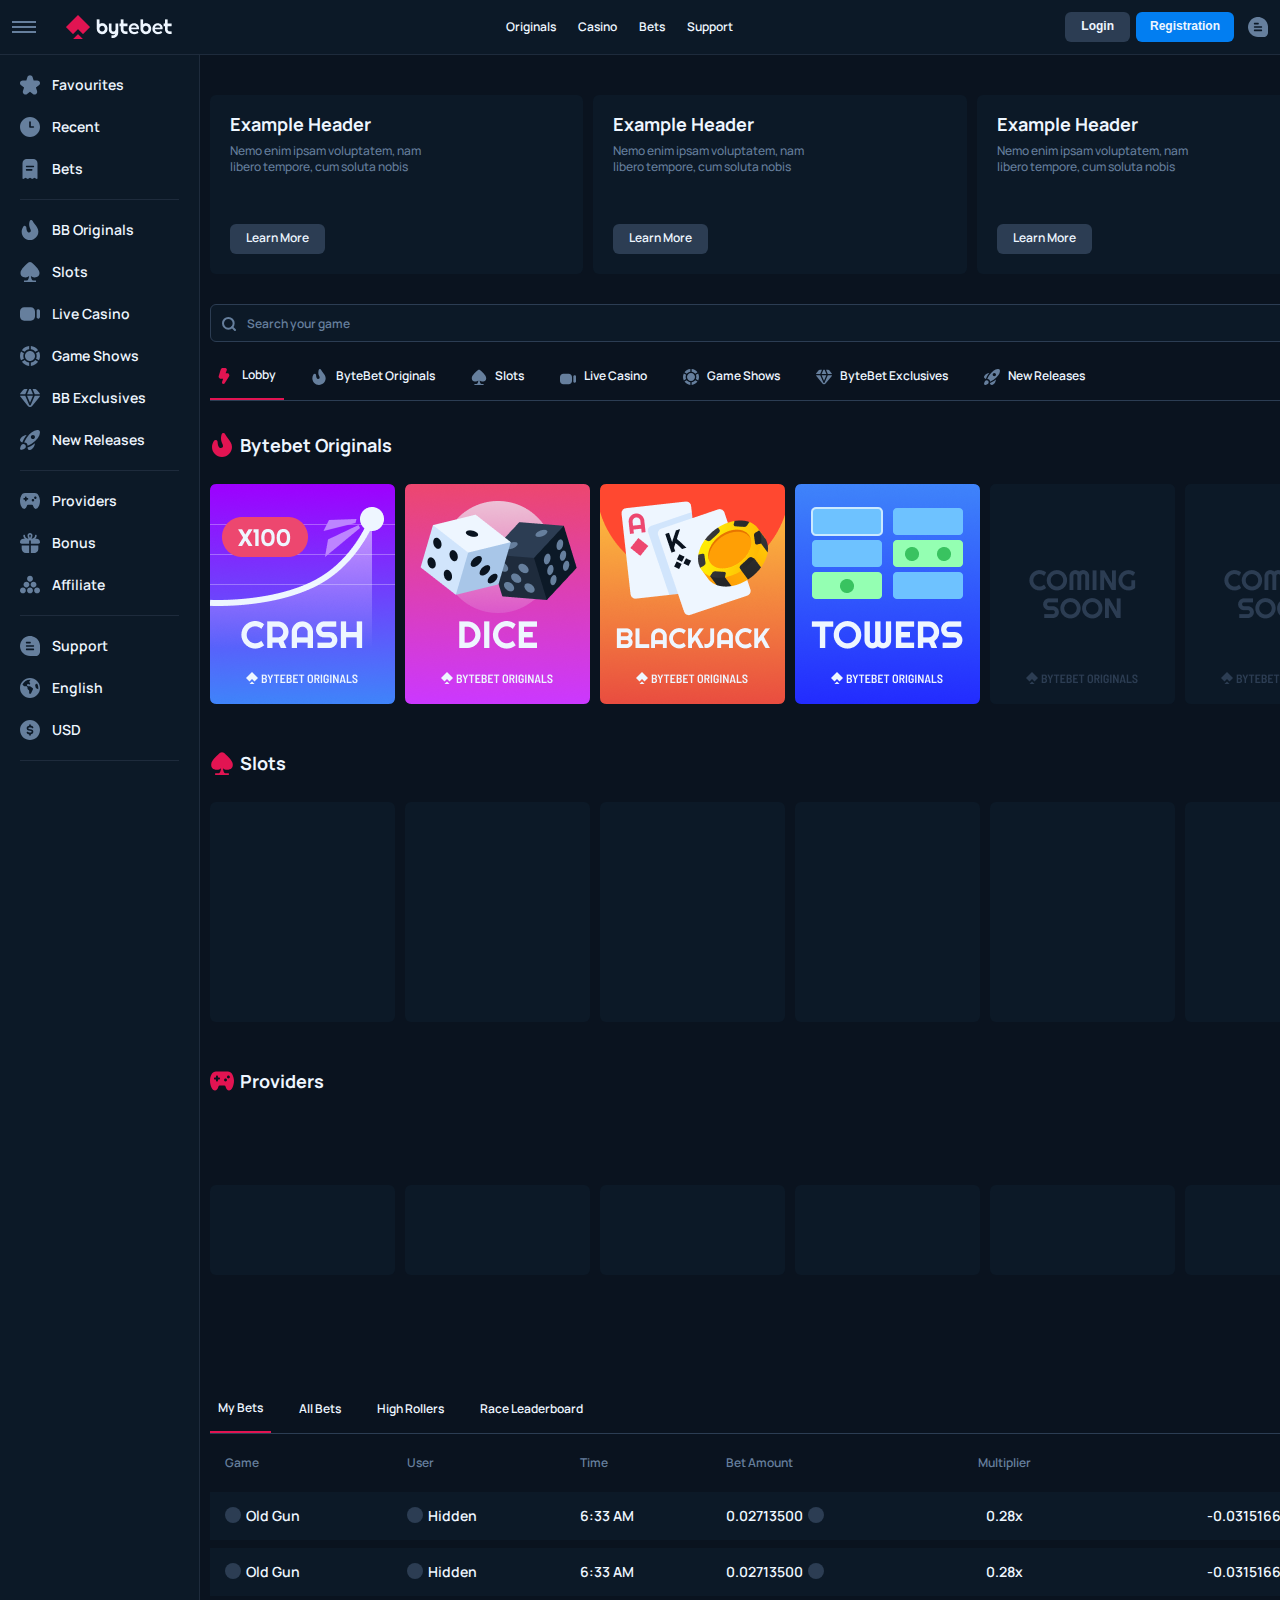
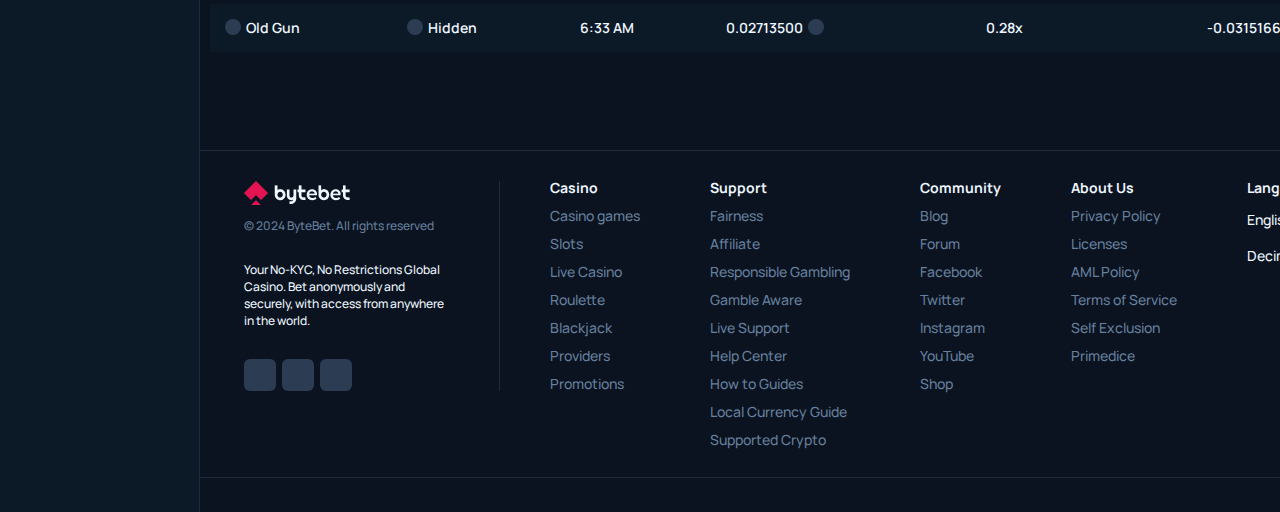
<file: casino.html>
<!DOCTYPE html>
<html lang="en">
<head>
    <meta charset="UTF-8">
    <meta name="viewport" content="width=device-width, initial-scale=1.0">

    <link rel="stylesheet" href="/assets/css/style.css">

    <script src="https://cdnjs.cloudflare.com/ajax/libs/jquery/3.7.1/jquery.min.js"></script>
    <script src="/assets/js/app.js"></script>
    
    <title>ByteBet</title>
</head>
<body>
    <div class="wrapper">
        <div class="header">
            <div class="header_brend">
                <div class="header_menu">
                    <span></span>
                    <span></span>
                    <span></span>
                </div>
                <a href="/" class="header_logo">
                    <img src="/assets/images/logo.png" alt="">
                </a>
            </div>
            <div class="header_nav">
                <a href="#" class="header_nav_link">Originals</a>
                <a href="#" class="header_nav_link">Casino</a>
                <a href="#" class="header_nav_link">Bets</a>
                <a href="#" class="header_nav_link">Support</a>
            </div>
            <div class="header_other">
                <div class="header_auth_wrapper">
                    <button type="button" class="header_btn_login">Login</button>
                    <button type="button" class="header_btn_reg">Registration</button>
                </div>
                <div class="header_chat open_chat">
                    <svg width="20" height="20" viewBox="0 0 20 20" fill="none" xmlns="http://www.w3.org/2000/svg">
                        <g clip-path="url(#clip0_35_894)">
                          <path d="M16.3958 2.29831C15.34 1.41969 14.1136 0.769278 12.794 0.38806C11.4744 0.00684071 10.0901 -0.0969218 8.72834 0.0833103C6.20923 0.410575 3.90908 1.68429 2.29495 3.64582C0.68081 5.60735 -0.126318 8.10966 0.0374492 10.6447C0.201217 13.1797 1.3236 15.5573 3.17671 17.2949C5.02981 19.0324 7.47473 19.9996 10.015 20H15.8333C16.938 19.9987 17.997 19.5592 18.7782 18.7781C19.5593 17.997 19.9987 16.938 20 15.8333V9.42415V9.37165C19.9118 8.00952 19.5467 6.67969 18.927 5.46349C18.3073 4.24729 17.446 3.17028 16.3958 2.29831ZM6.66668 5.83331H10C10.221 5.83331 10.433 5.92111 10.5893 6.07739C10.7455 6.23367 10.8333 6.44563 10.8333 6.66664C10.8333 6.88766 10.7455 7.09962 10.5893 7.2559C10.433 7.41218 10.221 7.49998 10 7.49998H6.66668C6.44567 7.49998 6.2337 7.41218 6.07742 7.2559C5.92114 7.09962 5.83335 6.88766 5.83335 6.66664C5.83335 6.44563 5.92114 6.23367 6.07742 6.07739C6.2337 5.92111 6.44567 5.83331 6.66668 5.83331ZM13.3333 14.1666H6.66668C6.44567 14.1666 6.2337 14.0789 6.07742 13.9226C5.92114 13.7663 5.83335 13.5543 5.83335 13.3333C5.83335 13.1123 5.92114 12.9003 6.07742 12.7441C6.2337 12.5878 6.44567 12.5 6.66668 12.5H13.3333C13.5544 12.5 13.7663 12.5878 13.9226 12.7441C14.0789 12.9003 14.1667 13.1123 14.1667 13.3333C14.1667 13.5543 14.0789 13.7663 13.9226 13.9226C13.7663 14.0789 13.5544 14.1666 13.3333 14.1666ZM13.3333 10.8333H6.66668C6.44567 10.8333 6.2337 10.7455 6.07742 10.5892C5.92114 10.433 5.83335 10.221 5.83335 9.99998C5.83335 9.77897 5.92114 9.567 6.07742 9.41072C6.2337 9.25444 6.44567 9.16665 6.66668 9.16665H13.3333C13.5544 9.16665 13.7663 9.25444 13.9226 9.41072C14.0789 9.567 14.1667 9.77897 14.1667 9.99998C14.1667 10.221 14.0789 10.433 13.9226 10.5892C13.7663 10.7455 13.5544 10.8333 13.3333 10.8333Z" fill="#667F9D" />
                        </g>
                        <defs>
                          <clipPath id="clip0_35_894">
                            <rect width="20" height="20" fill="white" />
                          </clipPath>
                        </defs>
                    </svg>
                </div>
            </div>
        </div>
        <div class="main">
            <div class="sidebar">
                <div class="sidebar_items">
                    <a href="#" class="sidebar_item">
                        <div class="sidebar_item_icon">
                            <svg width="20" height="20" viewBox="0 0 20 20" fill="none" xmlns="http://www.w3.org/2000/svg">
                                <path d="M0.136626 7.32821C0.307087 6.78563 0.64764 6.31231 1.10792 5.97824C1.5682 5.64417 2.12376 5.4671 2.69246 5.47321H6.33329L7.43913 2.02655C7.61303 1.48401 7.95474 1.01073 8.41499 0.674935C8.87524 0.339144 9.43024 0.158203 9.99996 0.158203C10.5697 0.158203 11.1247 0.339144 11.5849 0.674935C12.0452 1.01073 12.3869 1.48401 12.5608 2.02655L13.6666 5.47321H17.3075C17.8743 5.47402 18.4265 5.65395 18.885 5.9873C19.3435 6.32065 19.6849 6.79037 19.8605 7.32937C20.0361 7.86837 20.0369 8.44907 19.8627 8.98854C19.6886 9.528 19.3484 9.99864 18.8908 10.3332L15.9275 12.4999L17.0541 15.989C17.2362 16.5302 17.2385 17.1157 17.0607 17.6583C16.8829 18.2009 16.5345 18.6714 16.0675 18.9999C15.6084 19.3389 15.0521 19.5205 14.4815 19.5176C13.9109 19.5148 13.3564 19.3276 12.9008 18.984L9.99996 16.849L7.09829 18.9815C6.64008 19.3186 6.0868 19.5017 5.51799 19.5044C4.94917 19.5072 4.39413 19.3295 3.93266 18.997C3.47118 18.6644 3.12705 18.1941 2.94972 17.6536C2.7724 17.1131 2.77102 16.5304 2.94579 15.989L4.07246 12.4999L1.10579 10.3332C0.642947 10.0028 0.298776 9.53221 0.124226 8.991C-0.0503241 8.44979 -0.0459774 7.86676 0.136626 7.32821Z" fill="#667F9D" />
                            </svg>
                        </div>
                        <div class="sidebar_item_name">Favourites</div>
                    </a>
                    <a href="#" class="sidebar_item">
                        <div class="sidebar_item_icon">
                            <svg width="20" height="20" viewBox="0 0 20 20" fill="none" xmlns="http://www.w3.org/2000/svg">
                                <path d="M10 0C4.48583 0 0 4.48583 0 10C0 15.5142 4.48583 20 10 20C15.5142 20 20 15.5142 20 10C20 4.48583 15.5142 0 10 0ZM13.3333 10.8333H10C9.54 10.8333 9.16667 10.4608 9.16667 10V5C9.16667 4.53917 9.54 4.16667 10 4.16667C10.46 4.16667 10.8333 4.53917 10.8333 5V9.16667H13.3333C13.7942 9.16667 14.1667 9.53917 14.1667 10C14.1667 10.4608 13.7942 10.8333 13.3333 10.8333Z" fill="#667F9D" />
                            </svg>
                        </div>
                        <div class="sidebar_item_name">Recent</div>
                    </a>
                    <a href="#" class="sidebar_item">
                        <div class="sidebar_item_icon">
                            <svg width="16" height="20" viewBox="0 0 16 20" fill="none" xmlns="http://www.w3.org/2000/svg">
                                <path d="M4.66667 0C3.562 0.00132321 2.50296 0.440735 1.72185 1.22185C0.940735 2.00296 0.501323 3.062 0.5 4.16667V19.1667C0.500117 19.3182 0.541572 19.4669 0.619901 19.5967C0.698231 19.7264 0.810468 19.8324 0.944531 19.9031C1.07859 19.9738 1.22941 20.0066 1.38073 19.998C1.53206 19.9894 1.67817 19.9397 1.80333 19.8542L3.55833 18.655L5.31333 19.8542C5.45199 19.9491 5.61612 19.9999 5.78417 19.9999C5.95222 19.9999 6.11634 19.9491 6.255 19.8542L8.005 18.655L9.755 19.8542C9.89374 19.9493 10.058 20.0002 10.2262 20.0002C10.3945 20.0002 10.5588 19.9493 10.6975 19.8542L12.4475 18.6558L14.1975 19.8533C14.3226 19.9386 14.4685 19.9881 14.6197 19.9966C14.7708 20.0052 14.9214 19.9724 15.0553 19.9018C15.1892 19.8312 15.3013 19.7255 15.3797 19.596C15.458 19.4664 15.4996 19.318 15.5 19.1667V4.16667C15.4987 3.062 15.0593 2.00296 14.2782 1.22185C13.497 0.440735 12.438 0.00132321 11.3333 0L4.66667 0ZM9.66667 11.6667H4.66667C4.44565 11.6667 4.23369 11.5789 4.07741 11.4226C3.92113 11.2663 3.83333 11.0543 3.83333 10.8333C3.83333 10.6123 3.92113 10.4004 4.07741 10.2441C4.23369 10.0878 4.44565 10 4.66667 10H9.66667C9.88768 10 10.0996 10.0878 10.2559 10.2441C10.4122 10.4004 10.5 10.6123 10.5 10.8333C10.5 11.0543 10.4122 11.2663 10.2559 11.4226C10.0996 11.5789 9.88768 11.6667 9.66667 11.6667ZM12.1667 7.5C12.1667 7.72101 12.0789 7.93297 11.9226 8.08925C11.7663 8.24554 11.5543 8.33333 11.3333 8.33333H4.66667C4.44565 8.33333 4.23369 8.24554 4.07741 8.08925C3.92113 7.93297 3.83333 7.72101 3.83333 7.5C3.83333 7.27899 3.92113 7.06702 4.07741 6.91074C4.23369 6.75446 4.44565 6.66667 4.66667 6.66667H11.3333C11.5543 6.66667 11.7663 6.75446 11.9226 6.91074C12.0789 7.06702 12.1667 7.27899 12.1667 7.5Z" fill="#667F9D" />
                            </svg>
                        </div>
                        <div class="sidebar_item_name">Bets</div>
                    </a>
                </div>
                <div class="sidebar_items">
                    <a href="#" class="sidebar_item">
                        <div class="sidebar_item_icon">
                            <svg width="18" height="20" viewBox="0 0 18 20" fill="none" xmlns="http://www.w3.org/2000/svg">
                                <path d="M8.99996 19.9999H8.95246C4.38413 19.9999 0.666626 16.2616 0.666626 11.6666C0.666626 10.0591 1.22163 8.27488 2.22829 6.64072C2.62079 6.00322 3.37246 5.70238 4.09579 5.89405C4.81996 6.08488 5.32413 6.71655 5.34996 7.46488C5.42996 9.74822 5.97746 12.4766 8.13163 12.5007C9.03246 12.5082 9.74579 11.8782 9.82079 11.0616C9.89913 10.2066 9.58996 9.53655 9.19913 8.68905C8.73913 7.68905 8.16579 6.44572 8.16579 4.60488C8.16579 3.18238 8.45329 1.76155 8.73829 0.984051C8.95079 0.406551 9.45163 0.0273841 10.0466 -0.00678252C10.6625 -0.0401159 11.225 0.299051 11.5075 0.861551C12.1758 2.19072 13.1225 3.41905 14.0375 4.60738C15.6808 6.74238 17.38 8.94988 17.3341 11.6799C17.3341 16.2332 13.5983 19.9716 9.00579 19.9991H9.00079L8.99996 19.9999Z" fill="#667F9D" />
                            </svg>
                        </div>
                        <div class="sidebar_item_name">BB Originals</div>
                    </a>
                    <a href="#" class="sidebar_item">
                        <div class="sidebar_item_icon">
                            <svg width="18" height="19" viewBox="0 0 18 19" fill="none" xmlns="http://www.w3.org/2000/svg">
                                <path d="M17.9964 10.2507C17.9964 7.00083 12.2886 1.97813 10.5384 0.552407C10.1024 0.194912 9.55962 0 9 0C8.44037 0 7.89756 0.194912 7.46161 0.552407C5.71139 1.97813 0.00356286 7 0.00356286 10.2507C-0.0835796 12.6317 0.999757 14.6669 4.91071 14.6669C6.11521 14.6372 7.26383 14.1432 8.12489 13.2845C7.97767 15.3377 7.45834 17.6064 5.72857 17.6064H3.27499V19H14.725V17.6064H12.2714C10.5417 17.6064 10.0223 15.3335 9.8751 13.2845C10.7362 14.1432 11.8848 14.6372 13.0893 14.6669C16.9998 14.6669 18.0836 12.6317 17.9964 10.2507Z" fill="#667F9D" />
                            </svg>
                        </div>
                        <div class="sidebar_item_name">Slots</div>
                    </a>
                    <a href="#" class="sidebar_item">
                        <div class="sidebar_item_icon">
                            <svg width="20" height="14" viewBox="0 0 20 14" fill="none" xmlns="http://www.w3.org/2000/svg">
                                <path d="M4.16667 13.6666H10.8333C13.1308 13.6666 15 11.7974 15 9.49992V4.49992C15 2.20242 13.1308 0.333252 10.8333 0.333252H4.16667C1.86917 0.333252 0 2.20242 0 4.49992V9.49992C0 11.7974 1.86917 13.6666 4.16667 13.6666ZM20 3.92742V10.0266C20 10.6574 19.65 11.2241 19.0858 11.5058C18.85 11.6233 18.5967 11.6816 18.345 11.6816C17.9942 11.6816 17.6475 11.5691 17.3542 11.3491C17.3233 11.3258 16.6667 10.6741 16.6667 10.6741V3.28659C16.6667 3.28659 17.3217 2.62909 17.3542 2.60492C17.8575 2.22659 18.52 2.16575 19.0858 2.44825C19.6517 2.73075 20 3.29659 20 3.92742Z" fill="#667F9D" />
                            </svg>
                        </div>
                        <div class="sidebar_item_name">Live Casino</div>
                    </a>
                    <a href="#" class="sidebar_item">
                        <div class="sidebar_item_icon">
                            <svg width="20" height="20" viewBox="0 0 20 20" fill="none" xmlns="http://www.w3.org/2000/svg">
                                <g clip-path="url(#clip0_35_1506)">
                                  <path d="M1.87583 4.14833C3.54 1.82917 6.16417 0.249167 9.16667 0V3.34917C7.37833 3.57333 5.81083 4.5075 4.75167 5.86167L1.87667 4.14917L1.87583 4.14833ZM10.8333 3.34833C12.6217 3.5725 14.1892 4.50667 15.2483 5.86083L18.1233 4.14833C16.46 1.82917 13.8358 0.249167 10.8333 0V3.34833ZM15 9.9575C15 7.2 12.7575 4.9575 10 4.9575C7.2425 4.9575 5 7.2 5 9.9575C5 12.715 7.2425 14.9575 10 14.9575C12.7575 14.9575 15 12.715 15 9.9575ZM18.9775 14.335C19.6258 13.0108 20 11.5283 20 9.9575C20 8.38667 19.6258 6.90417 18.9767 5.58L16.1058 7.29083C16.4642 8.10833 16.6667 9.01 16.6667 9.95833C16.6667 10.9067 16.4642 11.8075 16.1058 12.6258L18.9775 14.3367V14.335ZM15.2483 14.0542C14.1892 15.4083 12.6217 16.3417 10.8333 16.5667V19.9158C13.8358 19.6667 16.46 18.0867 18.1233 15.7675L15.2483 14.0542ZM3.89417 12.625C3.53583 11.8075 3.33333 10.9067 3.33333 9.9575C3.33333 9.00833 3.53583 8.1075 3.89417 7.29L1.02333 5.58C0.375 6.90417 0 8.38667 0 9.9575C0 11.5283 0.374167 13.0108 1.0225 14.335L3.89417 12.625ZM9.16667 16.5667C7.37833 16.3425 5.81083 15.4083 4.75167 14.0542L1.87667 15.7675C3.54 18.0867 6.165 19.6667 9.16667 19.9158V16.5667Z" fill="#667F9D" />
                                </g>
                                <defs>
                                  <clipPath id="clip0_35_1506">
                                    <rect width="20" height="20" fill="white" />
                                  </clipPath>
                                </defs>
                            </svg>
                        </div>
                        <div class="sidebar_item_name">Game Shows</div>
                    </a>
                    <a href="#" class="sidebar_item">
                        <div class="sidebar_item_icon">
                            <svg width="20" height="20" viewBox="0 0 20 20" fill="none" xmlns="http://www.w3.org/2000/svg">
                                <path d="M20 7.75008C19.8921 8.29466 19.6516 8.811 19.2958 9.26209L11.9767 18.1272C11.7446 18.397 11.4474 18.6158 11.1076 18.767C10.7677 18.9182 10.3941 18.9979 10.015 19C9.63595 19.0021 9.26129 18.9265 8.91941 18.7791C8.57753 18.6317 8.27738 18.4162 8.04167 18.1489L0.686667 9.10009C0.374233 8.69264 0.153677 8.23397 0.0375 7.75008H5.26083L9.22167 17.0194C9.28194 17.1612 9.38862 17.2833 9.52759 17.3693C9.66657 17.4554 9.8313 17.5015 10 17.5015C10.1687 17.5015 10.3334 17.4554 10.4724 17.3693C10.6114 17.2833 10.7181 17.1612 10.7783 17.0194L14.7392 7.75008H20ZM14.75 6.25006H19.9642C19.8374 5.74261 19.5941 5.26463 19.25 4.84679L17.1183 2.25627C16.8096 1.86795 16.4026 1.55144 15.9308 1.33297C15.4591 1.1145 14.9363 1.00036 14.4058 1H12.5725L14.75 6.25006ZM9.25667 1L7.04083 6.25006H12.9675L10.7958 1H9.25667ZM5.25833 6.25006L7.47333 1H5.53833C5.01232 0.999535 4.49369 1.1114 4.02504 1.3264C3.5564 1.54139 3.15112 1.85339 2.8425 2.23677L0.781667 4.66829C0.387338 5.13332 0.11962 5.67507 0 6.25006H5.25833ZM12.9533 7.75008H7.04667L10 14.6607L12.9533 7.75008Z" fill="#667F9D" />
                            </svg>
                        </div>
                        <div class="sidebar_item_name">BB Exclusives</div>
                    </a>
                    <a href="#" class="sidebar_item">
                        <div class="sidebar_item_icon">
                            <svg width="20" height="20" viewBox="0 0 20 20" fill="none" xmlns="http://www.w3.org/2000/svg">
                                <path d="M0.461558 11.3251C0.0085888 10.6587 -0.0819581 9.81017 0.22019 9.06318C0.895464 7.68564 2.02667 6.58432 3.42179 5.94619C4.43187 5.44389 5.52597 5.13236 6.6491 5.02717C6.15972 5.62935 5.6698 6.27185 5.17933 6.95478C4.18113 8.46635 3.32667 10.0681 2.62718 11.739L2.32609 12.4141C1.57187 12.3517 0.886401 11.9513 0.461558 11.3251ZM1.60867 14.8286C0.888042 15.8236 0.370815 16.951 0.0866747 18.1463C-0.0904737 18.9229 0.395503 19.6962 1.17218 19.8733C1.38355 19.9215 1.60304 19.9215 1.81441 19.8732C3.00785 19.5886 4.13351 19.0717 5.12718 18.352C6.10015 17.3795 6.10054 15.8024 5.128 14.8294C4.1555 13.8564 2.57835 13.856 1.60539 14.8286H1.60867ZM8.19187 17.3003L7.51175 17.6022V17.8461C7.51339 18.4303 7.74734 18.9898 8.16203 19.4013C8.55648 19.7849 9.08488 19.9997 9.63511 20.0001C11.5901 19.9719 13.1752 18.192 14.0071 16.5348C14.5167 15.5092 14.8293 14.397 14.9286 13.256C14.3203 13.7537 13.6681 14.2513 12.9719 14.749C11.4609 15.7475 9.85945 16.6017 8.18855 17.3003L8.19187 17.3003ZM19.9532 2.45428C19.8429 6.06478 17.2435 9.64545 12.0056 13.4028C10.5802 14.3268 9.07652 15.1239 7.51175 15.7849V15.318C7.50402 13.7179 6.20882 12.4227 4.60875 12.415H4.14179C4.80437 10.8502 5.60285 9.34646 6.52808 7.92111C10.2762 2.69564 13.8511 0.0928711 17.4558 -0.0249023C19.2523 -0.0249023 19.9532 0.70666 19.9532 2.45428ZM14.9766 7.02361C14.9766 5.87842 14.0483 4.95002 12.903 4.95002C11.7578 4.95002 10.8294 5.87838 10.8294 7.02361C10.8294 8.16881 11.7578 9.09721 12.903 9.09721C14.0483 9.09721 14.9766 8.16881 14.9766 7.02361Z" fill="#667F9D" />
                            </svg>
                        </div>
                        <div class="sidebar_item_name">New Releases</div>
                    </a>
                </div>
                <div class="sidebar_items">
                    <a href="#" class="sidebar_item">
                        <div class="sidebar_item_icon">
                            <svg width="20" height="20" viewBox="0 0 20 20" fill="none" xmlns="http://www.w3.org/2000/svg">
                                <path d="M18.4174 4.19482C17.671 2.86795 16.3441 2.12158 14.8514 2.12158H4.98266C3.48992 2.12158 2.16301 2.86795 1.41664 4.19482C0.504414 5.85342 0.00683594 7.67791 0.00683594 9.58529C0.00683594 14.1465 1.83129 17.8783 4.15336 17.8783C5.3973 17.8783 6.3925 16.7173 7.13887 14.3123C7.2218 13.9806 7.55352 13.7318 7.96816 13.7318H12.0318C12.3635 13.7318 12.6952 13.9806 12.8611 14.3123C13.6074 16.7173 14.6026 17.8783 15.8466 17.8783C18.1686 17.8783 19.9931 14.1465 19.9931 9.58529C19.8272 7.67787 19.3296 5.85342 18.4174 4.19482ZM7.47059 8.756H6.64129V9.58529C6.64129 10.0829 6.30957 10.4146 5.81199 10.4146C5.31441 10.4146 4.9827 10.0829 4.9827 9.58529V8.756H4.1534C3.65582 8.756 3.3241 8.42428 3.3241 7.9267C3.3241 7.42912 3.65582 7.0974 4.1534 7.0974H4.9827V6.26811C4.9827 5.77053 5.31441 5.43881 5.81199 5.43881C6.30957 5.43881 6.64129 5.77053 6.64129 6.26811V7.0974H7.47059C7.96816 7.0974 8.29988 7.42912 8.29988 7.9267C8.29988 8.42428 7.96816 8.756 7.47059 8.756ZM12.944 10.4146C12.2805 10.4146 11.7 9.83408 11.7 9.17064C11.7 8.50721 12.2805 7.9267 12.944 7.9267C13.6074 7.9267 14.1879 8.50721 14.1879 9.17064C14.1879 9.83408 13.5245 10.4146 12.944 10.4146ZM15.349 7.9267C14.7685 7.9267 14.105 7.34619 14.105 6.68275C14.105 6.01932 14.7685 5.43881 15.349 5.43881C15.9295 5.43881 16.5929 6.01932 16.5929 6.68275C16.5929 7.34619 16.0124 7.9267 15.349 7.9267Z" fill="#667F9D" />
                            </svg>
                        </div>
                        <div class="sidebar_item_name">Providers</div>
                    </a>
                    <a href="#" class="sidebar_item">
                        <div class="sidebar_item_icon">
                            <svg width="20" height="20" viewBox="0 0 20 20" fill="none" xmlns="http://www.w3.org/2000/svg">
                                <path d="M1.66667 12.5H9.16667V20H5.83333C4.72826 20 3.66846 19.561 2.88706 18.7796C2.10565 17.9982 1.66667 16.9384 1.66667 15.8333V12.5ZM20 9.16667C20 9.60869 19.8244 10.0326 19.5118 10.3452C19.1993 10.6577 18.7754 10.8333 18.3333 10.8333H10.8333V7.46417C10.5533 7.48583 10.2742 7.5 10 7.5C9.72583 7.5 9.44667 7.48583 9.16667 7.46417V10.8333H1.66667C1.22464 10.8333 0.800716 10.6577 0.488155 10.3452C0.175595 10.0326 0 9.60869 0 9.16667C0 8.28261 0.35119 7.43476 0.976311 6.80964C1.60143 6.18452 2.44928 5.83333 3.33333 5.83333H4.78167C4.3105 5.418 3.9365 4.90407 3.6862 4.328C3.4359 3.75193 3.31543 3.12784 3.33333 2.5C3.33333 2.27899 3.42113 2.06702 3.57741 1.91074C3.73369 1.75446 3.94565 1.66667 4.16667 1.66667C4.38768 1.66667 4.59964 1.75446 4.75592 1.91074C4.9122 2.06702 5 2.27899 5 2.5C5 4.685 6.97583 5.44167 8.47833 5.70083C7.92376 4.71755 7.58992 3.62531 7.5 2.5C7.5 1.83696 7.76339 1.20107 8.23223 0.732233C8.70107 0.263392 9.33696 0 10 0C10.663 0 11.2989 0.263392 11.7678 0.732233C12.2366 1.20107 12.5 1.83696 12.5 2.5C12.4101 3.62531 12.0762 4.71755 11.5217 5.70083C13.0242 5.44167 15 4.685 15 2.5C15 2.27899 15.0878 2.06702 15.2441 1.91074C15.4004 1.75446 15.6123 1.66667 15.8333 1.66667C16.0543 1.66667 16.2663 1.75446 16.4226 1.91074C16.5789 2.06702 16.6667 2.27899 16.6667 2.5C16.6846 3.12784 16.5641 3.75193 16.3138 4.328C16.0635 4.90407 15.6895 5.418 15.2183 5.83333H16.6667C17.5507 5.83333 18.3986 6.18452 19.0237 6.80964C19.6488 7.43476 20 8.28261 20 9.16667ZM9.16667 2.5C9.26726 3.38569 9.55106 4.24076 10 5.01083C10.4489 4.24076 10.7327 3.38569 10.8333 2.5C10.8333 2.27899 10.7455 2.06702 10.5893 1.91074C10.433 1.75446 10.221 1.66667 10 1.66667C9.77899 1.66667 9.56702 1.75446 9.41074 1.91074C9.25446 2.06702 9.16667 2.27899 9.16667 2.5ZM10.8333 20H14.1667C14.7138 20 15.2557 19.8922 15.7612 19.6828C16.2667 19.4734 16.726 19.1665 17.1129 18.7796C17.4999 18.3927 17.8068 17.9334 18.0162 17.4278C18.2256 16.9223 18.3333 16.3805 18.3333 15.8333V12.5H10.8333V20Z" fill="#667F9D" />
                            </svg>
                        </div>
                        <div class="sidebar_item_name">Bonus</div>
                    </a>
                    <a href="#" class="sidebar_item">
                        <div class="sidebar_item_icon">
                            <svg width="20" height="20" viewBox="0 0 20 20" fill="none" xmlns="http://www.w3.org/2000/svg">
                                <path d="M0 15.4166C0 13.8058 1.30583 12.4999 2.91667 12.4999C4.5275 12.4999 5.83333 13.8058 5.83333 15.4166C5.83333 17.0274 4.5275 18.3333 2.91667 18.3333C1.30583 18.3333 0 17.0274 0 15.4166ZM17.0833 18.3333C18.6942 18.3333 20 17.0274 20 15.4166C20 13.8058 18.6942 12.4999 17.0833 12.4999C15.4725 12.4999 14.1667 13.8058 14.1667 15.4166C14.1667 17.0274 15.4725 18.3333 17.0833 18.3333ZM10 18.3333C11.6108 18.3333 12.9167 17.0274 12.9167 15.4166C12.9167 13.8058 11.6108 12.4999 10 12.4999C8.38917 12.4999 7.08333 13.8058 7.08333 15.4166C7.08333 17.0274 8.38917 18.3333 10 18.3333ZM13.5417 12.4999C15.1525 12.4999 16.4583 11.1941 16.4583 9.58325C16.4583 7.97242 15.1525 6.66659 13.5417 6.66659C11.9308 6.66659 10.625 7.97242 10.625 9.58325C10.625 11.1941 11.9308 12.4999 13.5417 12.4999ZM6.45833 12.4999C8.06917 12.4999 9.375 11.1941 9.375 9.58325C9.375 7.97242 8.06917 6.66659 6.45833 6.66659C4.8475 6.66659 3.54167 7.97242 3.54167 9.58325C3.54167 11.1941 4.8475 12.4999 6.45833 12.4999ZM10 6.66659C11.6108 6.66659 12.9167 5.36075 12.9167 3.74992C12.9167 2.13909 11.6108 0.833252 10 0.833252C8.38917 0.833252 7.08333 2.13909 7.08333 3.74992C7.08333 5.36075 8.38917 6.66659 10 6.66659Z" fill="#667F9D" />
                            </svg>
                        </div>
                        <div class="sidebar_item_name">Affiliate</div>
                    </a>
                </div>
                <div class="sidebar_items">
                    <a href="#" class="sidebar_item">
                        <div class="sidebar_item_icon">
                            <svg width="20" height="20" viewBox="0 0 20 20" fill="none" xmlns="http://www.w3.org/2000/svg">
                                <path d="M16.3958 2.29831C15.34 1.41969 14.1136 0.769278 12.794 0.38806C11.4743 0.00684072 10.09 -0.0969218 8.72831 0.0833103C6.2092 0.410575 3.90905 1.68429 2.29492 3.64582C0.68078 5.60735 -0.126349 8.10966 0.0374187 10.6447C0.201186 13.1797 1.32357 15.5573 3.17668 17.2949C5.02978 19.0324 7.4747 19.9996 10.015 20H15.8333C16.938 19.9987 17.997 19.5592 18.7781 18.7781C19.5592 17.997 19.9987 16.938 20 15.8333V9.42414V9.37164C19.9118 8.00951 19.5467 6.67969 18.927 5.46349C18.3073 4.24729 17.446 3.17028 16.3958 2.29831ZM6.66665 5.83331H9.99998C10.221 5.83331 10.433 5.92111 10.5892 6.07739C10.7455 6.23367 10.8333 6.44563 10.8333 6.66664C10.8333 6.88766 10.7455 7.09962 10.5892 7.2559C10.433 7.41218 10.221 7.49998 9.99998 7.49998H6.66665C6.44563 7.49998 6.23367 7.41218 6.07739 7.2559C5.92111 7.09962 5.83331 6.88766 5.83331 6.66664C5.83331 6.44563 5.92111 6.23367 6.07739 6.07739C6.23367 5.92111 6.44563 5.83331 6.66665 5.83331ZM13.3333 14.1666H6.66665C6.44563 14.1666 6.23367 14.0788 6.07739 13.9226C5.92111 13.7663 5.83331 13.5543 5.83331 13.3333C5.83331 13.1123 5.92111 12.9003 6.07739 12.7441C6.23367 12.5878 6.44563 12.5 6.66665 12.5H13.3333C13.5543 12.5 13.7663 12.5878 13.9226 12.7441C14.0789 12.9003 14.1666 13.1123 14.1666 13.3333C14.1666 13.5543 14.0789 13.7663 13.9226 13.9226C13.7663 14.0788 13.5543 14.1666 13.3333 14.1666ZM13.3333 10.8333H6.66665C6.44563 10.8333 6.23367 10.7455 6.07739 10.5892C5.92111 10.433 5.83331 10.221 5.83331 9.99998C5.83331 9.77896 5.92111 9.567 6.07739 9.41072C6.23367 9.25444 6.44563 9.16664 6.66665 9.16664H13.3333C13.5543 9.16664 13.7663 9.25444 13.9226 9.41072C14.0789 9.567 14.1666 9.77896 14.1666 9.99998C14.1666 10.221 14.0789 10.433 13.9226 10.5892C13.7663 10.7455 13.5543 10.8333 13.3333 10.8333Z" fill="#667F9D" />
                            </svg>
                        </div>
                        <div class="sidebar_item_name">Support</div>
                    </a>
                    <a href="#" class="sidebar_item">
                        <div class="sidebar_item_icon">
                            <svg width="20" height="20" viewBox="0 0 20 20" fill="none" xmlns="http://www.w3.org/2000/svg">
                                <path d="M10 0C4.48583 0 0 4.48583 0 10C0 15.5142 4.48583 20 10 20C15.5142 20 20 15.5142 20 10C20 4.48583 15.5142 0 10 0ZM12.945 11.2592L11.0775 15.3058C10.9292 15.6275 10.6075 15.8333 10.2533 15.8333H10.0758C9.57417 15.8333 9.1675 15.4267 9.1675 14.925V12.9542C9.1675 12.6633 9.05167 12.3842 8.84583 12.1783L7.85417 11.1867C7.6275 10.96 7.5 10.6525 7.5 10.3325V9.53C7.5 9.2975 7.4075 9.07417 7.2425 8.90917L6.93167 8.59833C6.76167 8.42833 6.53167 8.33333 6.29167 8.33333H4.6675C4.3475 8.33333 4.04167 8.2025 3.82083 7.97L2.43917 6.5175C3.76167 3.65917 6.64917 1.66667 10 1.66667C10.1717 1.66667 10.3392 1.6825 10.5075 1.6925C10.0633 2.36583 9.66083 2.985 9.41667 3.36333C9.2625 3.60083 9.25917 3.90333 9.405 4.14667L10.1025 5.31C10.2875 5.6175 10.2383 6.01167 9.985 6.26583L9.9825 6.26833C9.74417 6.50667 9.38083 6.56583 9.07917 6.415L8.34583 6.04833C8.09 5.92 7.78083 5.97083 7.57833 6.1725L7.1375 6.61333C6.8775 6.87333 6.8775 7.29417 7.1375 7.55333L7.63083 8.04667C7.81417 8.23 8.06333 8.33333 8.3225 8.33333H9.515C9.8325 8.33333 10.1433 8.4225 10.4125 8.59083L12.5475 9.925C12.9967 10.2058 13.1675 10.7775 12.945 11.2592ZM16.27 10.2167C15.9933 10.0792 15.7908 9.8275 15.7158 9.5275L15.1933 7.43833C15.0792 6.98167 15.2817 6.50417 15.6892 6.26917L17.0083 5.50833C17.8433 6.80583 18.3333 8.34583 18.3333 10C18.3333 10.4067 18.2942 10.8025 18.2375 11.1933L16.27 10.2167Z" fill="#667F9D" />
                            </svg>
                        </div>
                        <div class="sidebar_item_name">English</div>
                    </a>
                    <a href="#" class="sidebar_item">
                        <div class="sidebar_item_icon">
                            <svg width="20" height="20" viewBox="0 0 20 20" fill="none" xmlns="http://www.w3.org/2000/svg">
                                <path d="M10 0C4.48583 0 0 4.48583 0 10C0.5025 23.2483 19.5 23.245 20 10C20 4.48583 15.5142 0 10 0ZM10.8333 14.1667V15C10.8292 16.09 9.17083 16.0892 9.16667 15V14.1667H8.94333C8.05417 14.1667 7.22417 13.6883 6.77833 12.9175C6.5475 12.5183 6.68417 12.0092 7.08167 11.7792C7.48083 11.5467 7.99083 11.685 8.22 12.0825C8.36917 12.3408 8.64583 12.5 8.9425 12.5H10.8325C11.6633 12.5542 12.035 11.2083 11.1292 11.0333L8.595 10.6108C5.67667 10.07 6.305 5.81667 9.16583 5.83333V5C9.17083 3.91 10.8283 3.91083 10.8325 5V5.83333H11.0558C11.945 5.83333 12.775 6.3125 13.2208 7.08333C13.4517 7.48167 13.315 7.99083 12.9175 8.22167C12.5175 8.4525 12.0083 8.31583 11.7792 7.9175C11.63 7.66 11.3533 7.50083 11.0567 7.50083H9.16667C8.33583 7.44667 7.965 8.7925 8.87 8.9675L11.4042 9.39C14.3225 9.93083 13.6942 14.1833 10.8333 14.1667Z" fill="#667F9D" />
                            </svg>
                        </div>
                        <div class="sidebar_item_name">USD</div>
                    </a>
                </div>
            </div>
            <div class="main_content">
                <div class="pages_wrapper">
                    <div class="casino_news">
                        <div class="casino_news_item">
                            <div class="casino_news_item_title">Example Header</div>
                            <div class="casino_news_item_desc">Nemo enim ipsam voluptatem, nam libero tempore, cum soluta nobis</div>
                            <a href="#" class="casino_news_item_link">Learn More</a>
                        </div>
                        <div class="casino_news_item">
                            <div class="casino_news_item_title">Example Header</div>
                            <div class="casino_news_item_desc">Nemo enim ipsam voluptatem, nam libero tempore, cum soluta nobis</div>
                            <a href="#" class="casino_news_item_link">Learn More</a>
                        </div>
                        <div class="casino_news_item">
                            <div class="casino_news_item_title">Example Header</div>
                            <div class="casino_news_item_desc">Nemo enim ipsam voluptatem, nam libero tempore, cum soluta nobis</div>
                            <a href="#" class="casino_news_item_link">Learn More</a>
                        </div>
                    </div>
                    <div class="casino_search_wrapper">
                        <div class="casino_search_wrapper_icon">
                            <svg width="16" height="16" viewBox="0 0 16 16" fill="none" xmlns="http://www.w3.org/2000/svg">
                                <path d="M7.33333 12.6667C10.2789 12.6667 12.6667 10.2789 12.6667 7.33333C12.6667 4.38781 10.2789 2 7.33333 2C4.38781 2 2 4.38781 2 7.33333C2 10.2789 4.38781 12.6667 7.33333 12.6667Z" stroke="#667F9D" stroke-width="2" stroke-linecap="round" stroke-linejoin="round" />
                                <path d="M14 14.0001L11.1 11.1001" stroke="#667F9D" stroke-width="2" stroke-linecap="round" stroke-linejoin="round" />
                            </svg>
                        </div>
                        <div class="casino_search_input_wrapper">
                            <input type="text" class="casino_search_input" placeholder="Search your game">
                        </div>
                    </div>
                    <div class="casino_category">
                        <div class="casino_category_item active">
                            <div class="casino_category_item_icon">
                                <svg width="12" height="16" viewBox="0 0 12 16" fill="none" xmlns="http://www.w3.org/2000/svg">
                                    <path d="M5.49333 16C5.27491 15.9992 5.05927 15.951 4.86133 15.8587C4.538 15.7147 4.27833 15.4577 4.13104 15.1359C3.98374 14.814 3.95896 14.4495 4.06133 14.1107L5.10199 10.6667H2.65C2.3376 10.6671 2.02946 10.5943 1.75026 10.4541C1.47107 10.3139 1.2286 10.1103 1.04227 9.85959C0.855944 9.60884 0.730947 9.31793 0.677297 9.01017C0.623647 8.70242 0.642837 8.38637 0.733328 8.08737L2.74933 1.4207C2.87221 1.00835 3.12552 0.646983 3.47123 0.390827C3.81694 0.13467 4.2364 -0.00245442 4.66666 3.32596e-05H7.12866C7.4085 0.000267355 7.68412 0.0682506 7.93196 0.198173C8.17981 0.328096 8.39252 0.516094 8.55191 0.746103C8.71129 0.976111 8.81262 1.24129 8.84724 1.51898C8.88185 1.79666 8.84871 2.0786 8.75066 2.3407L7.62866 5.33337H9.33333C9.6967 5.33334 10.0532 5.43231 10.3646 5.61964C10.6759 5.80697 10.9304 6.07559 11.1006 6.39664C11.2707 6.71769 11.3502 7.07904 11.3305 7.44187C11.3108 7.80471 11.1926 8.15531 10.9887 8.45603L6.722 15.3227C6.5901 15.5293 6.40854 15.6995 6.1939 15.8178C5.97927 15.9361 5.73841 15.9988 5.49333 16Z" fill="#E21452" />
                                </svg>
                            </div>
                            <div class="casino_category_item_name">Lobby</div>
                        </div>
                        <div class="casino_category_item">
                            <div class="casino_category_item_icon">
                                <svg width="14" height="16" viewBox="0 0 14 16" fill="none" xmlns="http://www.w3.org/2000/svg">
                                    <path d="M7.00004 16.0001H6.96204C3.30737 16.0001 0.333374 13.0094 0.333374 9.33339C0.333374 8.04739 0.777374 6.62005 1.58271 5.31272C1.89671 4.80272 2.49804 4.56205 3.07671 4.71539C3.65604 4.86805 4.05937 5.37339 4.08004 5.97205C4.14404 7.79872 4.58204 9.98139 6.30537 10.0007C7.02604 10.0067 7.59671 9.50272 7.65671 8.84939C7.71937 8.16539 7.47204 7.62939 7.15937 6.95139C6.79137 6.15139 6.33271 5.15672 6.33271 3.68405C6.33271 2.54605 6.56271 1.40939 6.79071 0.787387C6.96071 0.325387 7.36137 0.0220538 7.83737 -0.00527953C8.33004 -0.0319462 8.78004 0.239387 9.00604 0.689387C9.54071 1.75272 10.298 2.73539 11.03 3.68605C12.3447 5.39405 13.704 7.16005 13.6674 9.34405C13.6674 12.9867 10.6787 15.9774 7.00471 15.9994H7.00071L7.00004 16.0001Z" fill="#667F9D" />
                                </svg>
                            </div>
                            <div class="casino_category_item_name">ByteBet Originals</div>
                        </div>
                        <div class="casino_category_item">
                            <div class="casino_category_item_icon">
                                <svg width="16" height="16" viewBox="0 0 16 16" fill="none" xmlns="http://www.w3.org/2000/svg">
                                    <path d="M15.1972 9.00062C15.1972 6.40072 10.6309 2.38255 9.23076 1.24197C8.88199 0.955979 8.44774 0.800049 8.00005 0.800049C7.55235 0.800049 7.1181 0.955979 6.76933 1.24197C5.36916 2.38255 0.802899 6.40005 0.802899 9.00062C0.733185 10.9054 1.59985 12.5336 4.72862 12.5336C5.69222 12.5098 6.61111 12.1146 7.29996 11.4277C7.18219 13.0702 6.76672 14.8852 5.3829 14.8852H3.42004V16H12.58V14.8852H10.6172C9.23338 14.8852 8.8179 13.0669 8.70013 11.4277C9.38898 12.1146 10.3079 12.5098 11.2715 12.5336C14.3999 12.5336 15.2669 10.9054 15.1972 9.00062Z" fill="#667F9D" />
                                </svg>
                            </div>
                            <div class="casino_category_item_name">Slots</div>
                        </div>
                        <div class="casino_category_item">
                            <div class="casino_category_item_icon">
                                <svg width="16" height="12" viewBox="0 0 16 12" fill="none" xmlns="http://www.w3.org/2000/svg">
                                    <path d="M3.33333 11.3334H8.66667C10.5047 11.3334 12 9.83808 12 8.00008V4.00008C12 2.16208 10.5047 0.666748 8.66667 0.666748H3.33333C1.49533 0.666748 0 2.16208 0 4.00008V8.00008C0 9.83808 1.49533 11.3334 3.33333 11.3334ZM16 3.54208V8.42142C16 8.92608 15.72 9.37942 15.2687 9.60475C15.08 9.69875 14.8773 9.74542 14.676 9.74542C14.3953 9.74542 14.118 9.65542 13.8833 9.47942C13.8587 9.46075 13.3333 8.93942 13.3333 8.93942V3.02942C13.3333 3.02942 13.8573 2.50341 13.8833 2.48408C14.286 2.18141 14.816 2.13275 15.2687 2.35875C15.7213 2.58475 16 3.03741 16 3.54208Z" fill="#667F9D" />
                                </svg>
                            </div>
                            <div class="casino_category_item_name">Live Casino</div>
                        </div>
                        <div class="casino_category_item">
                            <div class="casino_category_item_icon">
                                <svg width="16" height="16" viewBox="0 0 16 16" fill="none" xmlns="http://www.w3.org/2000/svg">
                                    <path d="M1.50067 3.31867C2.832 1.46333 4.93133 0.199333 7.33333 0V2.67933C5.90267 2.85867 4.64867 3.606 3.80133 4.68933L1.50133 3.31933L1.50067 3.31867ZM8.66667 2.67867C10.0973 2.858 11.3513 3.60533 12.1987 4.68867L14.4987 3.31867C13.168 1.46333 11.0687 0.199333 8.66667 0V2.67867ZM12 7.966C12 5.76 10.206 3.966 8 3.966C5.794 3.966 4 5.76 4 7.966C4 10.172 5.794 11.966 8 11.966C10.206 11.966 12 10.172 12 7.966ZM15.182 11.468C15.7007 10.4087 16 9.22267 16 7.966C16 6.70933 15.7007 5.52333 15.1813 4.464L12.8847 5.83267C13.1713 6.48667 13.3333 7.208 13.3333 7.96667C13.3333 8.72533 13.1713 9.446 12.8847 10.1007L15.182 11.4693V11.468ZM12.1987 11.2433C11.3513 12.3267 10.0973 13.0733 8.66667 13.2533V15.9327C11.0687 15.7333 13.168 14.4693 14.4987 12.614L12.1987 11.2433ZM3.11533 10.1C2.82867 9.446 2.66667 8.72533 2.66667 7.966C2.66667 7.20667 2.82867 6.486 3.11533 5.832L0.818667 4.464C0.3 5.52333 0 6.70933 0 7.966C0 9.22267 0.299333 10.4087 0.818 11.468L3.11533 10.1ZM7.33333 13.2533C5.90267 13.074 4.64867 12.3267 3.80133 11.2433L1.50133 12.614C2.832 14.4693 4.932 15.7333 7.33333 15.9327V13.2533Z" fill="#667F9D" />
                                </svg>
                            </div>
                            <div class="casino_category_item_name">Game Shows</div>
                        </div>
                        <div class="casino_category_item">
                            <div class="casino_category_item_icon">
                                <svg width="16" height="16" viewBox="0 0 16 16" fill="none" xmlns="http://www.w3.org/2000/svg">
                                    <path d="M16 6.20011C15.9136 6.63577 15.7213 7.04885 15.4367 7.40972L9.58133 14.5018C9.3957 14.7177 9.15795 14.8927 8.88607 15.0136C8.6142 15.1346 8.31532 15.1983 8.01204 15.2C7.70876 15.2017 7.40903 15.1413 7.13553 15.0233C6.86202 14.9054 6.6219 14.733 6.43333 14.5192L0.549333 7.28012C0.299387 6.95416 0.122942 6.58722 0.03 6.20011H4.20867L7.37733 13.6156C7.42555 13.729 7.51089 13.8266 7.62207 13.8955C7.73325 13.9644 7.86504 14.0012 8 14.0012C8.13496 14.0012 8.26675 13.9644 8.37793 13.8955C8.48911 13.8266 8.57445 13.729 8.62267 13.6156L11.7913 6.20011H16ZM11.8 5.0001H15.9713C15.8699 4.59414 15.6753 4.21175 15.4 3.87748L13.6947 1.80506C13.4477 1.49441 13.1221 1.2412 12.7447 1.06643C12.3673 0.89165 11.9491 0.800335 11.5247 0.80005H10.058L11.8 5.0001ZM7.40533 0.80005L5.63267 5.0001H10.374L8.63667 0.80005H7.40533ZM4.20667 5.0001L5.97867 0.80005H4.43067C4.00985 0.799677 3.59495 0.889166 3.22004 1.06116C2.84512 1.23316 2.5209 1.48276 2.274 1.78946L0.625333 3.73468C0.30987 4.10671 0.0956964 4.5401 0 5.0001H4.20667ZM10.3627 6.20011H5.63733L8 11.7286L10.3627 6.20011Z" fill="#667F9D" />
                                </svg>
                            </div>
                            <div class="casino_category_item_name">ByteBet Exclusives</div>
                        </div>
                        <div class="casino_category_item">
                            <div class="casino_category_item_icon">
                                <svg width="16" height="16" viewBox="0 0 16 16" fill="none" xmlns="http://www.w3.org/2000/svg">
                                    <path d="M0.369148 9.05995C0.00677338 8.52682 -0.0656641 7.84804 0.176055 7.25045C0.716273 6.14842 1.62124 5.26735 2.73734 4.75686C3.5454 4.35501 4.42068 4.10579 5.31918 4.02164C4.92768 4.50339 4.53574 5.01739 4.14337 5.56373C3.3448 6.77298 2.66124 8.05436 2.10165 9.39107L1.86077 9.9312C1.2574 9.88126 0.709023 9.56098 0.369148 9.05995ZM1.28684 11.8628C0.710336 12.6588 0.296555 13.5607 0.0692421 14.5169C-0.0724766 15.1383 0.316305 15.7569 0.937648 15.8986C1.10674 15.9371 1.28234 15.9371 1.45143 15.8984C2.40618 15.6708 3.30671 15.2573 4.10165 14.6815C4.88002 13.9035 4.88034 12.6418 4.1023 11.8634C3.3243 11.085 2.06259 11.0847 1.28421 11.8628H1.28684ZM6.5534 13.8401L6.0093 14.0817V14.2768C6.01062 14.7441 6.19777 15.1917 6.52952 15.5209C6.84509 15.8278 7.2678 15.9997 7.70799 16C9.27196 15.9774 10.54 14.5535 11.2056 13.2277C11.6133 12.4072 11.8633 11.5175 11.9427 10.6047C11.4561 11.0029 10.9344 11.401 10.3774 11.7991C9.16865 12.5979 7.88746 13.2812 6.55074 13.8402L6.5534 13.8401ZM15.9625 1.96332C15.8742 4.85173 13.7947 7.71626 9.6044 10.7221C8.46409 11.4613 7.26112 12.099 6.0093 12.6279V12.2543C6.00312 10.9742 4.96696 9.93804 3.6869 9.93189H3.31334C3.8434 8.68004 4.48218 7.47707 5.22237 6.33679C8.2209 2.15642 11.0808 0.0741992 13.9646 -0.0200195C15.4018 -0.0200195 15.9625 0.56523 15.9625 1.96332ZM11.9812 5.61879C11.9812 4.70264 11.2385 3.95992 10.3223 3.95992C9.40615 3.95992 8.66346 4.7026 8.66346 5.61879C8.66346 6.53495 9.40615 7.27767 10.3223 7.27767C11.2385 7.27767 11.9812 6.53495 11.9812 5.61879Z" fill="#667F9D" />
                                </svg>
                            </div>
                            <div class="casino_category_item_name">New Releases</div>
                        </div>
                    </div>
                    <div class="casino_row_games">
                        <div class="casino_row_games_head">
                            <div class="casino_row_games_head_title">
                                <div class="casino_row_games_head_icon">
                                    <svg width="20" height="24" viewBox="0 0 20 24" fill="none" xmlns="http://www.w3.org/2000/svg">
                                        <path d="M10 24H9.943C4.461 24 0 19.514 0 14C0 12.071 0.666 9.92996 1.874 7.96896C2.345 7.20396 3.247 6.84296 4.115 7.07296C4.984 7.30196 5.589 8.05996 5.62 8.95796C5.716 11.698 6.373 14.972 8.958 15.001C10.039 15.01 10.895 14.254 10.985 13.274C11.079 12.248 10.708 11.444 10.239 10.427C9.687 9.22696 8.999 7.73496 8.999 5.52596C8.999 3.81896 9.344 2.11396 9.686 1.18096C9.941 0.487959 10.542 0.0329586 11.256 -0.00804137C11.995 -0.0480414 12.67 0.358959 13.009 1.03396C13.811 2.62896 14.947 4.10296 16.045 5.52896C18.017 8.09096 20.056 10.74 20.001 14.016C20.001 19.48 15.518 23.966 10.007 23.999H10.001L10 24Z" fill="#E21452" />
                                    </svg>
                                </div>
                                <div class="casino_row_games_head_name">Bytebet Originals</div>
                            </div>
                            <div class="casino_row_games_pagination">
                                <div class="casino_row_games_pagination_item casino_game_pagination_left" id="scrollLeft">
                                    <svg width="7" height="10" viewBox="0 0 7 10" fill="none" xmlns="http://www.w3.org/2000/svg">
                                        <path d="M6 9L2 5L6 1" stroke="#667F9D" stroke-width="2" />
                                    </svg>
                                </div>
                                <div class="casino_row_games_pagination_item casino_game_pagination_right" id="scrollRight">
                                    <svg width="7" height="10" viewBox="0 0 7 10" fill="none" xmlns="http://www.w3.org/2000/svg">
                                        <path d="M1 9L5 5L1 1" stroke="#EEF6FF" stroke-width="2" />
                                    </svg>
                                </div>
                            </div>
                        </div>
                        <div class="casino_row_games_wrapper" id="gamesWrapper">
                            <a href="#" class="casino_row_games_item">
                                <img src="/assets/images/games/crash.png" class="casino_row_games_item_icon">
                            </a>
                            <a href="#" class="casino_row_games_item">
                                <img src="/assets/images/games/dice.png" class="casino_row_games_item_icon">
                            </a>
                            <a href="#" class="casino_row_games_item">
                                <img src="/assets/images/games/blackjack.png" class="casino_row_games_item_icon">
                            </a>
                            <a href="#" class="casino_row_games_item">
                                <img src="/assets/images/games/towers.png" class="casino_row_games_item_icon">
                            </a>
                            <a href="#" class="casino_row_games_item">
                                <img src="/assets/images/games/coming.png" class="casino_row_games_item_icon">
                            </a>
                            <a href="#" class="casino_row_games_item">
                                <img src="/assets/images/games/coming.png" class="casino_row_games_item_icon">
                            </a>
                            <a href="#" class="casino_row_games_item">
                                <img src="/assets/images/games/coming.png" class="casino_row_games_item_icon">
                            </a>
                        </div>
                    </div>
                    <div class="casino_row_games">
                        <div class="casino_row_games_head">
                            <div class="casino_row_games_head_title">
                                <div class="casino_row_games_head_icon">
                                    <svg width="24" height="24" viewBox="0 0 24 24" fill="none" xmlns="http://www.w3.org/2000/svg">
                                        <path d="M22.7957 13.5008C22.7957 9.60095 15.9463 3.5737 13.846 1.86284C13.3229 1.43385 12.6715 1.19995 11.9999 1.19995C11.3284 1.19995 10.677 1.43385 10.1539 1.86284C8.05362 3.5737 1.20423 9.59995 1.20423 13.5008C1.09966 16.358 2.39966 18.8003 7.0928 18.8003C8.53821 18.7646 9.91655 18.1718 10.9498 17.1414C10.7732 19.6052 10.15 22.3276 8.07423 22.3276H5.12994V24H18.87V22.3276H15.9257C13.8499 22.3276 13.2267 19.6002 13.0501 17.1414C14.0833 18.1718 15.4617 18.7646 16.9071 18.8003C21.5997 18.8003 22.9002 16.358 22.7957 13.5008Z" fill="#E21452" />
                                    </svg>
                                </div>
                                <div class="casino_row_games_head_name">Slots</div>
                            </div>
                            <div class="casino_row_games_pagination">
                                <div class="casino_row_games_pagination_item casino_game_pagination_left">
                                    <svg width="7" height="10" viewBox="0 0 7 10" fill="none" xmlns="http://www.w3.org/2000/svg">
                                        <path d="M6 9L2 5L6 1" stroke="#667F9D" stroke-width="2" />
                                    </svg>
                                </div>
                                <div class="casino_row_games_pagination_item casino_game_pagination_right">
                                    <svg width="7" height="10" viewBox="0 0 7 10" fill="none" xmlns="http://www.w3.org/2000/svg">
                                        <path d="M1 9L5 5L1 1" stroke="#EEF6FF" stroke-width="2" />
                                    </svg>
                                </div>
                            </div>
                        </div>
                        <div class="casino_row_games_wrapper">
                            <a href="#" class="casino_row_games_item"></a>
                            <a href="#" class="casino_row_games_item"></a>
                            <a href="#" class="casino_row_games_item"></a>
                            <a href="#" class="casino_row_games_item"></a>
                            <a href="#" class="casino_row_games_item"></a>
                            <a href="#" class="casino_row_games_item"></a>
                            <a href="#" class="casino_row_games_item"></a>
                        </div>
                    </div>
                    <div class="casino_row_games">
                        <div class="casino_row_games_head">
                            <div class="casino_row_games_head_title">
                                <div class="casino_row_games_head_icon">
                                    <svg width="24" height="20" viewBox="0 0 24 20" fill="none" xmlns="http://www.w3.org/2000/svg">
                                        <path d="M22.101 3.03379C21.2053 1.44154 19.6131 0.545898 17.8217 0.545898H5.97928C4.188 0.545898 2.59571 1.44154 1.70007 3.03379C0.605394 5.0241 0.00830078 7.21349 0.00830078 9.50235C0.00830078 14.9758 2.19764 19.454 4.98413 19.454C6.47686 19.454 7.6711 18.0608 8.56674 15.1748C8.66625 14.7767 9.06432 14.4782 9.56189 14.4782H14.4382C14.8363 14.4782 15.2343 14.7767 15.4334 15.1748C16.329 18.0608 17.5232 19.454 19.016 19.454C21.8025 19.454 23.9918 14.9758 23.9918 9.50235C23.7928 7.21345 23.1957 5.0241 22.101 3.03379ZM8.9648 8.5072H7.96964V9.50235C7.96964 10.0994 7.57158 10.4975 6.97449 10.4975C6.37739 10.4975 5.97933 10.0994 5.97933 9.50235V8.5072H4.98418C4.38708 8.5072 3.98902 8.10913 3.98902 7.51204C3.98902 6.91495 4.38708 6.51688 4.98418 6.51688H5.97933V5.52173C5.97933 4.92463 6.37739 4.52657 6.97449 4.52657C7.57158 4.52657 7.96964 4.92463 7.96964 5.52173V6.51688H8.9648C9.56189 6.51688 9.95996 6.91495 9.95996 7.51204C9.95996 8.10913 9.56189 8.5072 8.9648 8.5072ZM15.5329 10.4975C14.7368 10.4975 14.0401 9.8009 14.0401 9.00477C14.0401 8.20865 14.7368 7.51204 15.5329 7.51204C16.329 7.51204 17.0256 8.20865 17.0256 9.00477C17.0256 9.8009 16.2295 10.4975 15.5329 10.4975ZM18.4189 7.51204C17.7223 7.51204 16.9261 6.81543 16.9261 6.01931C16.9261 5.22318 17.7223 4.52657 18.4189 4.52657C19.1155 4.52657 19.9116 5.22318 19.9116 6.01931C19.9116 6.81543 19.215 7.51204 18.4189 7.51204Z" fill="#E21452" />
                                    </svg>
                                </div>
                                <div class="casino_row_games_head_name">Providers</div>
                            </div>
                            <div class="casino_row_games_pagination">
                                <div class="casino_row_games_pagination_item casino_game_pagination_left">
                                    <svg width="7" height="10" viewBox="0 0 7 10" fill="none" xmlns="http://www.w3.org/2000/svg">
                                        <path d="M6 9L2 5L6 1" stroke="#667F9D" stroke-width="2" />
                                    </svg>
                                </div>
                                <div class="casino_row_games_pagination_item casino_game_pagination_right">
                                    <svg width="7" height="10" viewBox="0 0 7 10" fill="none" xmlns="http://www.w3.org/2000/svg">
                                        <path d="M1 9L5 5L1 1" stroke="#EEF6FF" stroke-width="2" />
                                    </svg>
                                </div>
                            </div>
                        </div>
                        <div class="casino_row_games_wrapper">
                            <a href="#" class="casino_row_games_item_providers"></a>
                            <a href="#" class="casino_row_games_item_providers"></a>
                            <a href="#" class="casino_row_games_item_providers"></a>
                            <a href="#" class="casino_row_games_item_providers"></a>
                            <a href="#" class="casino_row_games_item_providers"></a>
                            <a href="#" class="casino_row_games_item_providers"></a>
                            <a href="#" class="casino_row_games_item_providers"></a>
                            <a href="#" class="casino_row_games_item_providers"></a>
                        </div>
                    </div>
                    <div class="casino_bets_history">
                        <div class="casino_bets_history_head">
                            <div class="casino_bets_history_head_item active">My Bets</div>
                            <div class="casino_bets_history_head_item">All Bets</div>
                            <div class="casino_bets_history_head_item">High Rollers</div>
                            <div class="casino_bets_history_head_item">Race Leaderboard</div>
                        </div>
                        <div class="casino_bets_history_body">
                            <table class="casino_bet_table">
                                <thead class="casino_bet_table_thead">
                                    <tr>
                                        <th>Game</th>
                                        <th class="nomobile">User</th>
                                        <th class="nomobile">Time</th>
                                        <th class="nomobile">Bet Amount</th>
                                        <th class="text-center nomobile">Multiplier</th>
                                        <th class="text-right">Payout</th>
                                    </tr>
                                </thead>
                                <tbody class="casino_bet_table_tbody">
                                    <tr>
                                        <td>
                                            <div class="table_flex">
                                                <div class="table_icon">
                                                    <svg width="16" height="16" viewBox="0 0 16 16" fill="none" xmlns="http://www.w3.org/2000/svg">
                                                        <circle cx="8" cy="8" r="8" fill="#2C3D53" />
                                                    </svg>
                                                </div>
                                                <div class="table_value">Old Gun</div>
                                            </div>
                                        </td>
                                        <td>
                                            <div class="table_flex">
                                                <div class="table_icon">
                                                    <svg width="16" height="16" viewBox="0 0 16 16" fill="none" xmlns="http://www.w3.org/2000/svg">
                                                        <circle cx="8" cy="8" r="8" fill="#2C3D53" />
                                                    </svg>
                                                </div>
                                                <div class="table_value">Hidden</div>
                                            </div>
                                        </td>
                                        <td>6:33 AM</td>
                                        <td>
                                            <div class="table_flex">
                                                <div class="table_value">0.02713500</div>
                                                <div class="table_icon">
                                                    <svg width="16" height="16" viewBox="0 0 16 16" fill="none" xmlns="http://www.w3.org/2000/svg">
                                                        <circle cx="8" cy="8" r="8" fill="#2C3D53" />
                                                    </svg>
                                                </div>
                                            </div>
                                        </td>
                                        <td class="text-center">0.28x</td>
                                        <td>
                                            <div class="table_flex justify-end">
                                                <div class="table_value">-0.03151664563</div>
                                                <div class="table_icon">
                                                    <svg width="16" height="16" viewBox="0 0 16 16" fill="none" xmlns="http://www.w3.org/2000/svg">
                                                        <circle cx="8" cy="8" r="8" fill="#2C3D53" />
                                                    </svg>
                                                </div>
                                            </div>
                                        </td>
                                    </tr>
                                    <tr>
                                        <td>
                                            <div class="table_flex">
                                                <div class="table_icon">
                                                    <svg width="16" height="16" viewBox="0 0 16 16" fill="none" xmlns="http://www.w3.org/2000/svg">
                                                        <circle cx="8" cy="8" r="8" fill="#2C3D53" />
                                                    </svg>
                                                </div>
                                                <div class="table_value">Old Gun</div>
                                            </div>
                                        </td>
                                        <td>
                                            <div class="table_flex">
                                                <div class="table_icon">
                                                    <svg width="16" height="16" viewBox="0 0 16 16" fill="none" xmlns="http://www.w3.org/2000/svg">
                                                        <circle cx="8" cy="8" r="8" fill="#2C3D53" />
                                                    </svg>
                                                </div>
                                                <div class="table_value">Hidden</div>
                                            </div>
                                        </td>
                                        <td>6:33 AM</td>
                                        <td>
                                            <div class="table_flex">
                                                <div class="table_value">0.02713500</div>
                                                <div class="table_icon">
                                                    <svg width="16" height="16" viewBox="0 0 16 16" fill="none" xmlns="http://www.w3.org/2000/svg">
                                                        <circle cx="8" cy="8" r="8" fill="#2C3D53" />
                                                    </svg>
                                                </div>
                                            </div>
                                        </td>
                                        <td class="text-center">0.28x</td>
                                        <td>
                                            <div class="table_flex justify-end">
                                                <div class="table_value">-0.03151664563</div>
                                                <div class="table_icon">
                                                    <svg width="16" height="16" viewBox="0 0 16 16" fill="none" xmlns="http://www.w3.org/2000/svg">
                                                        <circle cx="8" cy="8" r="8" fill="#2C3D53" />
                                                    </svg>
                                                </div>
                                            </div>
                                        </td>
                                    </tr>
                                    <tr>
                                        <td>
                                            <div class="table_flex">
                                                <div class="table_icon">
                                                    <svg width="16" height="16" viewBox="0 0 16 16" fill="none" xmlns="http://www.w3.org/2000/svg">
                                                        <circle cx="8" cy="8" r="8" fill="#2C3D53" />
                                                    </svg>
                                                </div>
                                                <div class="table_value">Old Gun</div>
                                            </div>
                                        </td>
                                        <td>
                                            <div class="table_flex">
                                                <div class="table_icon">
                                                    <svg width="16" height="16" viewBox="0 0 16 16" fill="none" xmlns="http://www.w3.org/2000/svg">
                                                        <circle cx="8" cy="8" r="8" fill="#2C3D53" />
                                                    </svg>
                                                </div>
                                                <div class="table_value">Hidden</div>
                                            </div>
                                        </td>
                                        <td>6:33 AM</td>
                                        <td>
                                            <div class="table_flex">
                                                <div class="table_value">0.02713500</div>
                                                <div class="table_icon">
                                                    <svg width="16" height="16" viewBox="0 0 16 16" fill="none" xmlns="http://www.w3.org/2000/svg">
                                                        <circle cx="8" cy="8" r="8" fill="#2C3D53" />
                                                    </svg>
                                                </div>
                                            </div>
                                        </td>
                                        <td class="text-center">0.28x</td>
                                        <td>
                                            <div class="table_flex justify-end">
                                                <div class="table_value">-0.03151664563</div>
                                                <div class="table_icon">
                                                    <svg width="16" height="16" viewBox="0 0 16 16" fill="none" xmlns="http://www.w3.org/2000/svg">
                                                        <circle cx="8" cy="8" r="8" fill="#2C3D53" />
                                                    </svg>
                                                </div>
                                            </div>
                                        </td>
                                    </tr>
                                </tbody>
                            </table>
                        </div>
                    </div>
                </div>
                <footer class="footer_wrapper">
                    <div class="footer_content">
                        <div class="footer_section_brend">
                            <div class="footer_section_brend_logo">
                                <img src="/assets/images/footer_logo.png" alt="">
                            </div>
                            <div class="footer_section_brend_desc">© 2024 ByteBet. All rights reserved</div>
                            <div class="footer_section_brend_warning">
                                Your No-KYC, No Restrictions Global Casino. Bet anonymously and securely, with access from anywhere in the world.
                            </div>
                            <div class="footer_section_brend_socials">
                                <div class="footer_section_brend_social_item"></div>
                                <div class="footer_section_brend_social_item"></div>
                                <div class="footer_section_brend_social_item"></div>
                            </div>
                        </div>
                        <div class="footer_section_nav">
                            <div class="footer_section_nav_item">
                                <div class="footer_section_nav_item_title">Casino</div>
                                <a href="#" class="footer_section_nav_item_link">Casino games</a>
                                <a href="#" class="footer_section_nav_item_link">Slots</a>
                                <a href="#" class="footer_section_nav_item_link">Live Casino</a>
                                <a href="#" class="footer_section_nav_item_link">Roulette</a>
                                <a href="#" class="footer_section_nav_item_link">Blackjack</a>
                                <a href="#" class="footer_section_nav_item_link">Providers</a>
                                <a href="#" class="footer_section_nav_item_link">Promotions</a>
                            </div>
                            <div class="footer_section_nav_item">
                                <div class="footer_section_nav_item_title">Support</div>
                                <a href="#" class="footer_section_nav_item_link">Fairness</a>
                                <a href="#" class="footer_section_nav_item_link">Affiliate</a>
                                <a href="#" class="footer_section_nav_item_link">Responsible Gambling</a>
                                <a href="#" class="footer_section_nav_item_link">Gamble Aware</a>
                                <a href="#" class="footer_section_nav_item_link">Live Support</a>
                                <a href="#" class="footer_section_nav_item_link">Help Center</a>
                                <a href="#" class="footer_section_nav_item_link">How to Guides</a>
                                <a href="#" class="footer_section_nav_item_link">Local Currency Guide</a>
                                <a href="#" class="footer_section_nav_item_link">Supported Crypto</a>
                            </div>
                            <div class="footer_section_nav_item">
                                <div class="footer_section_nav_item_title">Community</div>
                                <a href="#" class="footer_section_nav_item_link">Blog</a>
                                <a href="#" class="footer_section_nav_item_link">Forum</a>
                                <a href="#" class="footer_section_nav_item_link">Facebook</a>
                                <a href="#" class="footer_section_nav_item_link">Twitter</a>
                                <a href="#" class="footer_section_nav_item_link">Instagram</a>
                                <a href="#" class="footer_section_nav_item_link">YouTube</a>
                                <a href="#" class="footer_section_nav_item_link">Shop</a>
                            </div>
                            <div class="footer_section_nav_item">
                                <div class="footer_section_nav_item_title">About Us</div>
                                <a href="#" class="footer_section_nav_item_link">Privacy Policy</a>
                                <a href="#" class="footer_section_nav_item_link">Licenses</a>
                                <a href="#" class="footer_section_nav_item_link">AML Policy</a>
                                <a href="#" class="footer_section_nav_item_link">Terms of Service</a>
                                <a href="#" class="footer_section_nav_item_link">Self Exclusion</a>
                                <a href="#" class="footer_section_nav_item_link">Primedice</a>
                            </div>
                            <div class="footer_section_nav_item">
                                <div class="footer_section_nav_item_title">Language</div>
                                <div class="footer_section_nav_item_select">
                                    <div class="footer_section_nav_item_select_name">English</div>
                                    <div class="footer_section_nav_item_select_icon">
                                        <svg width="12" height="12" viewBox="0 0 12 12" fill="none" xmlns="http://www.w3.org/2000/svg">
                                            <path d="M2 4L6 8L10 4" stroke="#EEF6FF" stroke-width="2" />
                                        </svg>
                                    </div>
                                </div>
                                <div class="footer_section_nav_item_select">
                                    <div class="footer_section_nav_item_select_name">Decimal</div>
                                    <div class="footer_section_nav_item_select_icon">
                                        <svg width="12" height="12" viewBox="0 0 12 12" fill="none" xmlns="http://www.w3.org/2000/svg">
                                            <path d="M2 4L6 8L10 4" stroke="#EEF6FF" stroke-width="2" />
                                        </svg>
                                    </div>
                                </div>
                            </div>
                        </div>
                    </div>
                    <div class="footer_other"></div>
                </footer>
            </div>
        </div>
        <div class="mobile_menu">
            <a href="#" class="mobile_menu_item">
                <div class="mobile_menu_item_icon">
                    <svg xmlns="http://www.w3.org/2000/svg" width="24" height="24" viewBox="0 0 24 24" fill="none">
                        <g clip-path="url(#clip0_139_3527)">
                        <path d="M8 0H4.5C2.015 0 0 2.015 0 4.5V8C0 9.105 0.895 10 2 10H8C9.105 10 10 9.105 10 8V2C10 0.895 9.105 0 8 0ZM14 10H20C21.105 10 22 9.105 22 8V4.5C22 2.015 19.985 0 17.5 0H14C12.895 0 12 0.895 12 2V8C12 9.105 12.895 10 14 10ZM8 12H2C0.895 12 0 12.895 0 14V17.5C0 19.985 2.015 22 4.5 22H8C9.105 22 10 21.105 10 20V14C10 12.895 9.105 12 8 12ZM23.707 22.293L21.167 19.753C21.691 18.962 22 18.017 22 17C22 14.243 19.757 12 17 12C14.243 12 12 14.243 12 17C12 19.757 14.243 22 17 22C18.017 22 18.962 21.691 19.753 21.167L22.293 23.707C22.488 23.902 22.744 24 23 24C23.256 24 23.512 23.902 23.707 23.707C24.098 23.316 24.098 22.684 23.707 22.293Z" fill="#6F85A0"/>
                        </g>
                        <defs>
                        <clipPath id="clip0_139_3527">
                        <rect width="24" height="24" fill="white"/>
                        </clipPath>
                        </defs>
                    </svg>
                </div>
                <div class="mobile_menu_item_name">Browse</div>
            </a>
            <a href="#" class="mobile_menu_item">
                <div class="mobile_menu_item_icon">
                    <svg xmlns="http://www.w3.org/2000/svg" width="18" height="24" viewBox="0 0 18 24" fill="none">
                        <path d="M5 0C3.67441 0.00158786 2.40356 0.528882 1.46622 1.46622C0.528882 2.40356 0.00158786 3.6744 0 5V23C0.000140886 23.1819 0.0498864 23.3603 0.143882 23.516C0.237877 23.6717 0.372562 23.7989 0.533438 23.8837C0.694314 23.9686 0.875288 24.0079 1.05688 23.9976C1.23847 23.9873 1.4138 23.9276 1.564 23.825L3.67 22.386L5.776 23.825C5.94239 23.9389 6.13934 23.9999 6.341 23.9999C6.54266 23.9999 6.73961 23.9389 6.906 23.825L9.006 22.386L11.106 23.825C11.2725 23.9392 11.4696 24.0002 11.6715 24.0002C11.8734 24.0002 12.0705 23.9392 12.237 23.825L14.337 22.387L16.437 23.824C16.5871 23.9263 16.7623 23.9857 16.9436 23.996C17.125 24.0062 17.3057 23.9669 17.4664 23.8821C17.627 23.7974 17.7616 23.6706 17.8556 23.5151C17.9496 23.3597 17.9996 23.1816 18 23V5C17.9984 3.6744 17.4711 2.40356 16.5338 1.46622C15.5964 0.528882 14.3256 0.00158786 13 0L5 0ZM11 14H5C4.73478 14 4.48043 13.8946 4.29289 13.7071C4.10536 13.5196 4 13.2652 4 13C4 12.7348 4.10536 12.4804 4.29289 12.2929C4.48043 12.1054 4.73478 12 5 12H11C11.2652 12 11.5196 12.1054 11.7071 12.2929C11.8946 12.4804 12 12.7348 12 13C12 13.2652 11.8946 13.5196 11.7071 13.7071C11.5196 13.8946 11.2652 14 11 14ZM14 9C14 9.26522 13.8946 9.51957 13.7071 9.70711C13.5196 9.89464 13.2652 10 13 10H5C4.73478 10 4.48043 9.89464 4.29289 9.70711C4.10536 9.51957 4 9.26522 4 9C4 8.73478 4.10536 8.48043 4.29289 8.29289C4.48043 8.10536 4.73478 8 5 8H13C13.2652 8 13.5196 8.10536 13.7071 8.29289C13.8946 8.48043 14 8.73478 14 9Z" fill="#6F85A0"/>
                    </svg>
                </div>
                <div class="mobile_menu_item_name">Bets</div>
            </a>
            <a href="#" class="mobile_menu_item">
                <div class="mobile_menu_item_icon">
                    <svg xmlns="http://www.w3.org/2000/svg" width="24" height="24" viewBox="0 0 24 24" fill="none">
                        <path d="M22.7954 13.501C22.7954 9.60119 15.946 3.57395 13.8458 1.86308C13.3226 1.43409 12.6713 1.2002 11.9997 1.2002C11.3282 1.2002 10.6768 1.43409 10.1536 1.86308C8.05338 3.57395 1.20398 9.60019 1.20398 13.501C1.09941 16.3582 2.39942 18.8005 7.09256 18.8005C8.53796 18.7648 9.91631 18.172 10.9496 17.1417C10.7729 19.6055 10.1497 22.3279 8.07399 22.3279H5.1297V24.0002H18.8697V22.3279H15.9254C13.8497 22.3279 13.2265 19.6005 13.0498 17.1417C14.0831 18.172 15.4614 18.7648 16.9068 18.8005C21.5994 18.8005 22.9 16.3582 22.7954 13.501Z" fill="#6F85A0"/>
                    </svg>
                </div>
                <div class="mobile_menu_item_name">Casino</div>
            </a>
            <a href="#" class="mobile_menu_item open_chat">
                <div class="mobile_menu_item_icon">
                    <svg xmlns="http://www.w3.org/2000/svg" width="24" height="24" viewBox="0 0 24 24" fill="none">
                        <g clip-path="url(#clip0_139_4390)">
                        <path d="M19.6746 2.75827C18.4076 1.70392 16.9359 0.923427 15.3524 0.465964C13.7688 0.00850182 12.1077 -0.116013 10.4736 0.100265C7.45065 0.492983 4.69047 2.02144 2.75351 4.37527C0.816545 6.72911 -0.152009 9.73189 0.0445118 12.7739C0.241033 15.8159 1.5879 18.6691 3.81162 20.7541C6.03535 22.8392 8.96925 23.9998 12.0176 24.0003H18.9996C20.3252 23.9987 21.596 23.4714 22.5334 22.5341C23.4707 21.5967 23.998 20.3259 23.9996 19.0003V11.3093V11.2463C23.8937 9.61171 23.4556 8.01592 22.712 6.55648C21.9683 5.09704 20.9348 3.80462 19.6746 2.75827ZM7.99959 7.00027H11.9996C12.2648 7.00027 12.5192 7.10562 12.7067 7.29316C12.8942 7.4807 12.9996 7.73505 12.9996 8.00027C12.9996 8.26548 12.8942 8.51984 12.7067 8.70737C12.5192 8.89491 12.2648 9.00027 11.9996 9.00027H7.99959C7.73437 9.00027 7.48002 8.89491 7.29248 8.70737C7.10494 8.51984 6.99959 8.26548 6.99959 8.00027C6.99959 7.73505 7.10494 7.4807 7.29248 7.29316C7.48002 7.10562 7.73437 7.00027 7.99959 7.00027ZM15.9996 17.0003H7.99959C7.73437 17.0003 7.48002 16.8949 7.29248 16.7074C7.10494 16.5198 6.99959 16.2655 6.99959 16.0003C6.99959 15.7351 7.10494 15.4807 7.29248 15.2932C7.48002 15.1056 7.73437 15.0003 7.99959 15.0003H15.9996C16.2648 15.0003 16.5192 15.1056 16.7067 15.2932C16.8942 15.4807 16.9996 15.7351 16.9996 16.0003C16.9996 16.2655 16.8942 16.5198 16.7067 16.7074C16.5192 16.8949 16.2648 17.0003 15.9996 17.0003ZM15.9996 13.0003H7.99959C7.73437 13.0003 7.48002 12.8949 7.29248 12.7074C7.10494 12.5198 6.99959 12.2655 6.99959 12.0003C6.99959 11.7351 7.10494 11.4807 7.29248 11.2932C7.48002 11.1056 7.73437 11.0003 7.99959 11.0003H15.9996C16.2648 11.0003 16.5192 11.1056 16.7067 11.2932C16.8942 11.4807 16.9996 11.7351 16.9996 12.0003C16.9996 12.2655 16.8942 12.5198 16.7067 12.7074C16.5192 12.8949 16.2648 13.0003 15.9996 13.0003Z" fill="#6F85A0"/>
                        </g>
                        <defs>
                        <clipPath id="clip0_139_4390">
                        <rect width="24" height="24" fill="white"/>
                        </clipPath>
                        </defs>
                    </svg>
                </div>
                <div class="mobile_menu_item_name">Chat</div>
            </a>
            <a href="#" class="mobile_menu_item">
                <div class="mobile_menu_item_icon">
                    <svg xmlns="http://www.w3.org/2000/svg" width="24" height="24" viewBox="0 0 24 24" fill="none">
                        <path d="M12 12C15.3137 12 18 9.31371 18 6C18 2.68629 15.3137 0 12 0C8.68629 0 6 2.68629 6 6C6 9.31371 8.68629 12 12 12Z" fill="#6F85A0"/>
                        <path d="M12 14C7.03172 14.0055 3.00553 18.0317 3 23C3 23.5523 3.4477 24 3.99998 24H20C20.5522 24 21 23.5523 21 23C20.9945 18.0317 16.9683 14.0055 12 14Z" fill="#6F85A0"/>
                    </svg>
                </div>
                <div class="mobile_menu_item_name">Profile</div>
            </a>
        </div>
    </div>
</body>
</html>
</file>
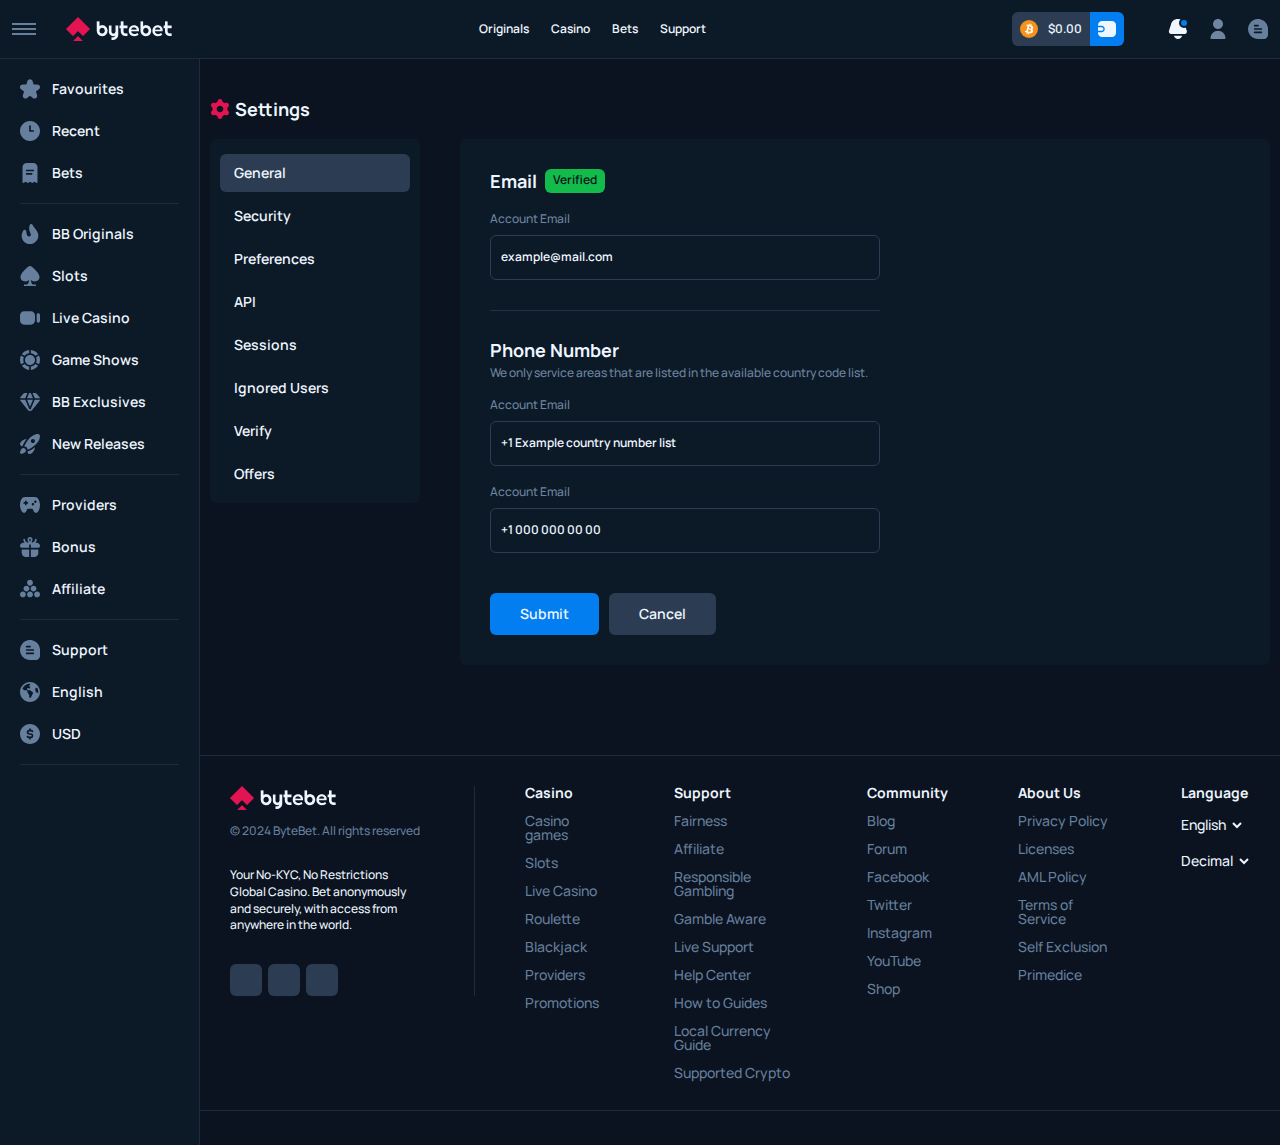
<file: profile.html>
<!DOCTYPE html>
<html lang="en">
<head>
    <meta charset="UTF-8">
    <meta name="viewport" content="width=device-width, initial-scale=1.0">

    <link rel="stylesheet" href="/assets/css/style.css">

    <script src="https://cdnjs.cloudflare.com/ajax/libs/jquery/3.7.1/jquery.min.js"></script>
    <script src="/assets/js/app.js"></script>
    
    <title>ByteBet</title>
</head>
<body>
    <div class="modal_background"></div>
    <div class="wrapper">
        <div class="header">
            <div class="header_brend">
                <div class="header_menu">
                    <span></span>
                    <span></span>
                    <span></span>
                </div>
                <a href="/" class="header_logo">
                    <img src="/assets/images/logo.png" alt="">
                </a>
            </div>
            <div class="header_nav">
                <a href="#" class="header_nav_link">Originals</a>
                <a href="#" class="header_nav_link">Casino</a>
                <a href="#" class="header_nav_link">Bets</a>
                <a href="#" class="header_nav_link">Support</a>
            </div>
            <div class="header_other">
                <div class="header_wallet_wrapper">
                    <div class="header_wallet_balance">
                        <div class="header_wallet_balance_icon">
                            <svg width="18" height="18" viewBox="0 0 18 18" fill="none" xmlns="http://www.w3.org/2000/svg">
                                <rect width="18" height="18" rx="9" fill="#F7931A"/>
                                    <g clip-path="url(#clip0_113_1542)">
                                        <path d="M13.1967 7.8976C13.3722 6.71549 12.4787 6.08006 11.257 5.65617L11.6533 4.05489L10.6856 3.81201L10.2998 5.37112C10.0454 5.30721 9.7841 5.24699 9.52443 5.18729L9.91307 3.61788L8.94596 3.375L8.54939 4.97575C8.33886 4.92747 8.13209 4.87976 7.93148 4.82948L7.9326 4.82444L6.5981 4.48877L6.34067 5.52986C6.34067 5.52986 7.05863 5.69563 7.0435 5.70584C7.43538 5.80435 7.50624 6.06565 7.49447 6.27275L6.40848 10.6595C6.36059 10.7794 6.23903 10.9594 5.96505 10.8911C5.97475 10.9052 5.2617 10.7143 5.2617 10.7143L4.78125 11.83L6.04057 12.1462C6.27485 12.2054 6.50443 12.2673 6.73052 12.3256L6.33007 13.9452L7.29666 14.1881L7.69323 12.5856C7.9573 12.6578 8.21356 12.7244 8.46443 12.7872L8.0692 14.3821L9.03695 14.625L9.43736 13.0084C11.0875 13.323 12.3283 13.1961 12.8506 11.6927C13.2714 10.4823 12.8296 9.78414 11.9615 9.32885C12.5938 9.18197 13.0697 8.76294 13.1967 7.8976ZM10.9857 11.0205C10.6866 12.2309 8.66336 11.5766 8.00738 11.4125L8.53879 9.26681C9.19472 9.43175 11.2982 9.75817 10.9857 11.0205ZM11.285 7.88006C11.0122 8.98107 9.32817 8.42171 8.7819 8.28455L9.26369 6.33849C9.80996 6.47565 11.5691 6.73164 11.285 7.88006Z" fill="white"/>
                                    </g>
                                <defs>
                                    <clipPath id="clip0_113_1542">
                                        <rect width="11.25" height="11.25" fill="white" transform="translate(3.375 3.375)"/>
                                    </clipPath>
                                </defs>
                            </svg>
                        </div>
                        <div class="header_wallet_balance_num">$0.00</div>
                    </div>
                    <div class="header_wallet_btn">
                        <svg xmlns="http://www.w3.org/2000/svg" width="18" height="18" viewBox="0 0 18 18" fill="none">
                            <path fill-rule="evenodd" clip-rule="evenodd" d="M18 4.8999C18 2.69076 16.2091 0.899902 14 0.899902H4C1.79086 0.899902 0 2.69076 0 4.8999V5.8499H3.6C5.3397 5.8499 6.75 7.26021 6.75 8.9999C6.75 10.7396 5.3397 12.1499 3.6 12.1499H0V13.0999C0 15.309 1.79086 17.0999 4 17.0999H14C16.2091 17.0999 18 15.309 18 13.0999V4.8999ZM3.6 7.19994C4.59411 7.19994 5.4 8.00583 5.4 8.99994C5.4 9.99405 4.59411 10.7999 3.6 10.7999H0V7.19994H3.6Z" fill="#EEF6FF"/>
                        </svg>
                    </div>
                </div>
                <div class="header_auth_icons">
                    <div class="header_auth_icon header_notify">
                        <svg xmlns="http://www.w3.org/2000/svg" width="20" height="20" viewBox="0 0 20 20" fill="none">
                            <g clip-path="url(#clip0_113_1532)">
                            <path d="M3.38996 15H16.4366C16.8382 15 17.2338 14.9033 17.59 14.7181C17.9463 14.5328 18.2527 14.2645 18.4833 13.9358C18.7139 13.6071 18.8619 13.2277 18.9149 12.8297C18.9678 12.4316 18.9241 12.0267 18.7875 11.6492L16.4108 5.07833C16.0049 3.61809 15.1319 2.33099 13.9252 1.41389C12.7186 0.496791 11.2447 0.000176732 9.72913 8.47759e-10C8.1514 -2.46602e-05 6.62083 0.53799 5.39013 1.52521C4.15944 2.51244 3.3022 3.88984 2.95996 5.43L1.00162 11.7633C0.886325 12.1372 0.860404 12.533 0.925949 12.9188C0.991493 13.3045 1.14667 13.6695 1.379 13.9844C1.61133 14.2992 1.91432 14.5551 2.26359 14.7315C2.61287 14.9079 2.99867 14.9999 3.38996 15Z" fill="#EEF6FF"/>
                            <path d="M5.91675 16.6665C6.10801 17.6084 6.61902 18.4552 7.3632 19.0635C8.10738 19.6717 9.03895 20.004 10.0001 20.004C10.9612 20.004 11.8928 19.6717 12.637 19.0635C13.3811 18.4552 13.8922 17.6084 14.0834 16.6665H5.91675Z" fill="#EEF6FF"/>
                            <circle cx="16" cy="4" r="4" fill="#027EF1" stroke="#0C1927" stroke-width="2"/>
                            </g>
                            <defs>
                            <clipPath id="clip0_113_1532">
                            <rect width="20" height="20" fill="white"/>
                            </clipPath>
                            </defs>
                        </svg>
                    </div>
                    <div class="header_auth_icon">
                        <svg xmlns="http://www.w3.org/2000/svg" width="20" height="20" viewBox="0 0 20 20" fill="none">
                            <path d="M10 10C12.7614 10 15 7.76142 15 5C15 2.23858 12.7614 0 10 0C7.23858 0 5 2.23858 5 5C5 7.76142 7.23858 10 10 10Z" fill="#6F85A0"/>
                            <path d="M10 11.6665C5.85977 11.6711 2.50461 15.0263 2.5 19.1665C2.5 19.6267 2.87309 19.9998 3.33332 19.9998H16.6666C17.1269 19.9998 17.5 19.6267 17.5 19.1665C17.4954 15.0263 14.1402 11.6711 10 11.6665Z" fill="#6F85A0"/>
                        </svg>
                    </div>
                    <div class="header_auth_icon open_chat">
                        <svg width="20" height="20" viewBox="0 0 20 20" fill="none" xmlns="http://www.w3.org/2000/svg">
                            <g clip-path="url(#clip0_35_894)">
                              <path d="M16.3958 2.29831C15.34 1.41969 14.1136 0.769278 12.794 0.38806C11.4744 0.00684071 10.0901 -0.0969218 8.72834 0.0833103C6.20923 0.410575 3.90908 1.68429 2.29495 3.64582C0.68081 5.60735 -0.126318 8.10966 0.0374492 10.6447C0.201217 13.1797 1.3236 15.5573 3.17671 17.2949C5.02981 19.0324 7.47473 19.9996 10.015 20H15.8333C16.938 19.9987 17.997 19.5592 18.7782 18.7781C19.5593 17.997 19.9987 16.938 20 15.8333V9.42415V9.37165C19.9118 8.00952 19.5467 6.67969 18.927 5.46349C18.3073 4.24729 17.446 3.17028 16.3958 2.29831ZM6.66668 5.83331H10C10.221 5.83331 10.433 5.92111 10.5893 6.07739C10.7455 6.23367 10.8333 6.44563 10.8333 6.66664C10.8333 6.88766 10.7455 7.09962 10.5893 7.2559C10.433 7.41218 10.221 7.49998 10 7.49998H6.66668C6.44567 7.49998 6.2337 7.41218 6.07742 7.2559C5.92114 7.09962 5.83335 6.88766 5.83335 6.66664C5.83335 6.44563 5.92114 6.23367 6.07742 6.07739C6.2337 5.92111 6.44567 5.83331 6.66668 5.83331ZM13.3333 14.1666H6.66668C6.44567 14.1666 6.2337 14.0789 6.07742 13.9226C5.92114 13.7663 5.83335 13.5543 5.83335 13.3333C5.83335 13.1123 5.92114 12.9003 6.07742 12.7441C6.2337 12.5878 6.44567 12.5 6.66668 12.5H13.3333C13.5544 12.5 13.7663 12.5878 13.9226 12.7441C14.0789 12.9003 14.1667 13.1123 14.1667 13.3333C14.1667 13.5543 14.0789 13.7663 13.9226 13.9226C13.7663 14.0789 13.5544 14.1666 13.3333 14.1666ZM13.3333 10.8333H6.66668C6.44567 10.8333 6.2337 10.7455 6.07742 10.5892C5.92114 10.433 5.83335 10.221 5.83335 9.99998C5.83335 9.77897 5.92114 9.567 6.07742 9.41072C6.2337 9.25444 6.44567 9.16665 6.66668 9.16665H13.3333C13.5544 9.16665 13.7663 9.25444 13.9226 9.41072C14.0789 9.567 14.1667 9.77897 14.1667 9.99998C14.1667 10.221 14.0789 10.433 13.9226 10.5892C13.7663 10.7455 13.5544 10.8333 13.3333 10.8333Z" fill="#667F9D" />
                            </g>
                            <defs>
                              <clipPath id="clip0_35_894">
                                <rect width="20" height="20" fill="white" />
                              </clipPath>
                            </defs>
                        </svg>
                    </div>
                </div>
            </div>
            <div class="header_profile_nav">
                <a href="#" class="header_profile_nav_item">
                    <div class="header_profile_nav_item_icon">
                        <svg xmlns="http://www.w3.org/2000/svg" width="18" height="18" viewBox="0 0 18 18" fill="none">
                            <path fill-rule="evenodd" clip-rule="evenodd" d="M18 4.4999C18 2.51168 16.3882 0.899902 14.4 0.899902H3.6C1.61178 0.899902 0 2.51168 0 4.4999V5.8499H3.6C5.3397 5.8499 6.75 7.26021 6.75 8.9999C6.75 10.7396 5.3397 12.1499 3.6 12.1499H0V13.4999C0 15.4881 1.61177 17.0999 3.6 17.0999H14.4C16.3882 17.0999 18 15.4881 18 13.4999V4.4999ZM3.60039 7.19995C4.5945 7.19995 5.40039 8.00584 5.40039 8.99995C5.40039 9.99406 4.5945 10.8 3.60039 10.8H0.000391126V7.19995H3.60039Z" fill="#6F85A0"/>
                        </svg>
                    </div>
                    <div class="header_profile_nav_item_name">
                        Wallet
                    </div>
                </a>
                <a href="#" class="header_profile_nav_item">
                    <div class="header_profile_nav_item_icon">
                        <svg xmlns="http://www.w3.org/2000/svg" width="18" height="18" viewBox="0 0 18 18" fill="none">
                            <g clip-path="url(#clip0_113_1689)">
                            <path d="M9.75 9C9.75 9.4125 10.0875 9.75 10.5 9.75H12.645C12.3075 11.04 11.145 12 9.75 12C8.0925 12 6.75 10.6575 6.75 9C6.75 7.3425 8.0925 6 9.75 6C11.145 6 12.3075 6.96 12.645 8.25H10.5C10.0875 8.25 9.75 8.5875 9.75 9ZM18 5.25V12.75C18 14.2875 17.07 15.6 15.75 16.185V17.25C15.75 17.6625 15.4125 18 15 18C14.5875 18 14.25 17.6625 14.25 17.25V16.5H3.75V17.25C3.75 17.6625 3.4125 18 3 18C2.5875 18 2.25 17.6625 2.25 17.25V16.185C0.93 15.6075 0 14.2875 0 12.75H1.5C1.9125 12.75 2.25 12.4125 2.25 12C2.25 11.5875 1.9125 11.25 1.5 11.25H0V6.75H1.5C1.9125 6.75 2.25 6.4125 2.25 6C2.25 5.5875 1.9125 5.25 1.5 5.25H0C0 3.18 1.68 1.5 3.75 1.5H14.25C16.32 1.5 18 3.18 18 5.25ZM14.25 9C14.25 6.5175 12.2325 4.5 9.75 4.5C7.2675 4.5 5.25 6.5175 5.25 9C5.25 11.4825 7.2675 13.5 9.75 13.5C12.2325 13.5 14.25 11.4825 14.25 9Z" fill="#6F85A0"/>
                            </g>
                            <defs>
                            <clipPath id="clip0_113_1689">
                            <rect width="18" height="18" fill="white"/>
                            </clipPath>
                            </defs>
                        </svg>
                    </div>
                    <div class="header_profile_nav_item_name">
                        Vault
                    </div>
                </a>
                <a href="#" class="header_profile_nav_item">
                    <div class="header_profile_nav_item_icon">
                        <svg xmlns="http://www.w3.org/2000/svg" width="18" height="18" viewBox="0 0 18 18" fill="none">
                            <g clip-path="url(#clip0_113_1693)">
                            <path d="M18 6.97497C17.9029 7.46509 17.6864 7.9298 17.3663 8.33579L10.779 16.3144C10.5702 16.5572 10.3027 16.7541 9.99683 16.8902C9.69097 17.0263 9.35473 17.098 9.01354 17.0999C8.67236 17.1017 8.33516 17.0338 8.02747 16.9011C7.71977 16.7684 7.44964 16.5745 7.2375 16.3339L0.618 8.18998C0.33681 7.82328 0.13831 7.41047 0.03375 6.97497H4.73475L8.2995 15.3174C8.35375 15.445 8.44975 15.5548 8.57483 15.6323C8.69991 15.7098 8.84817 15.7512 9 15.7512C9.15183 15.7512 9.30009 15.7098 9.42517 15.6323C9.55025 15.5548 9.64625 15.445 9.7005 15.3174L13.2653 6.97497H18ZM13.275 5.62496H17.9678C17.8537 5.16825 17.6347 4.73807 17.325 4.36202L15.4065 2.03054C15.1287 1.68106 14.7623 1.3962 14.3378 1.19958C13.9132 1.00295 13.4427 0.900224 12.9653 0.899904H11.3153L13.275 5.62496ZM8.331 0.899904L6.33675 5.62496H11.6707L9.71625 0.899904H8.331ZM4.7325 5.62496L6.726 0.899904H4.9845C4.51109 0.899484 4.04432 1.00016 3.62254 1.19366C3.20076 1.38716 2.83601 1.66796 2.55825 2.01299L0.7035 4.20136C0.348604 4.61989 0.107658 5.10746 0 5.62496H4.7325ZM11.658 6.97497H6.342L9 13.1945L11.658 6.97497Z" fill="#6F85A0"/>
                            </g>
                            <defs>
                            <clipPath id="clip0_113_1693">
                            <rect width="18" height="18" fill="white"/>
                            </clipPath>
                            </defs>
                        </svg>
                    </div>
                    <div class="header_profile_nav_item_name">
                        VIP
                    </div>
                </a>
                <a href="#" class="header_profile_nav_item">
                    <div class="header_profile_nav_item_icon">
                        <svg xmlns="http://www.w3.org/2000/svg" width="18" height="18" viewBox="0 0 18 18" fill="none">
                            <path d="M0 13.875C0 12.4253 1.17525 11.25 2.625 11.25C4.07475 11.25 5.25 12.4253 5.25 13.875C5.25 15.3247 4.07475 16.5 2.625 16.5C1.17525 16.5 0 15.3247 0 13.875ZM15.375 16.5C16.8248 16.5 18 15.3247 18 13.875C18 12.4253 16.8248 11.25 15.375 11.25C13.9253 11.25 12.75 12.4253 12.75 13.875C12.75 15.3247 13.9253 16.5 15.375 16.5ZM9 16.5C10.4497 16.5 11.625 15.3247 11.625 13.875C11.625 12.4253 10.4497 11.25 9 11.25C7.55025 11.25 6.375 12.4253 6.375 13.875C6.375 15.3247 7.55025 16.5 9 16.5ZM12.1875 11.25C13.6372 11.25 14.8125 10.0747 14.8125 8.625C14.8125 7.17525 13.6372 6 12.1875 6C10.7378 6 9.5625 7.17525 9.5625 8.625C9.5625 10.0747 10.7378 11.25 12.1875 11.25ZM5.8125 11.25C7.26225 11.25 8.4375 10.0747 8.4375 8.625C8.4375 7.17525 7.26225 6 5.8125 6C4.36275 6 3.1875 7.17525 3.1875 8.625C3.1875 10.0747 4.36275 11.25 5.8125 11.25ZM9 6C10.4497 6 11.625 4.82475 11.625 3.375C11.625 1.92525 10.4497 0.75 9 0.75C7.55025 0.75 6.375 1.92525 6.375 3.375C6.375 4.82475 7.55025 6 9 6Z" fill="#6F85A0"/>
                        </svg>
                    </div>
                    <div class="header_profile_nav_item_name">
                        Affiliate
                    </div>
                </a>
                <a href="#" class="header_profile_nav_item">
                    <div class="header_profile_nav_item_icon">
                        <svg xmlns="http://www.w3.org/2000/svg" width="18" height="18" viewBox="0 0 18 18" fill="none">
                            <g clip-path="url(#clip0_113_1701)">
                            <path d="M9.04278 2.29508L9.03308 1.54773H8.28573C8.23352 1.54724 8.18131 1.54724 8.1291 1.54773C3.60137 1.59097 -0.0340713 5.29651 0.00917086 9.82425C0.052413 14.352 3.75795 17.9874 8.28569 17.9442C12.8113 17.9392 16.4789 14.2719 16.4843 9.74635V8.99899H9.03308L9.04278 2.29508Z" fill="#6F85A0"/>
                            <path d="M10.542 0.0551758V7.50566H17.9917C17.9725 3.39917 14.6485 0.0748281 10.542 0.0551758Z" fill="#6F85A0"/>
                            </g>
                            <defs>
                            <clipPath id="clip0_113_1701">
                            <rect width="18" height="18" fill="white"/>
                            </clipPath>
                            </defs>
                        </svg>
                    </div>
                    <div class="header_profile_nav_item_name">
                        Statistics
                    </div>
                </a>
                <a href="#" class="header_profile_nav_item">
                    <div class="header_profile_nav_item_icon">
                        <svg xmlns="http://www.w3.org/2000/svg" width="18" height="18" viewBox="0 0 18 18" fill="none">
                            <g clip-path="url(#clip0_113_1707)">
                            <path d="M9 0C4.03725 0 0 4.03725 0 9C0 13.9628 4.03725 18 9 18C13.9628 18 18 13.9628 18 9C18 4.03725 13.9628 0 9 0ZM12 9.75H9C8.586 9.75 8.25 9.41475 8.25 9V4.5C8.25 4.08525 8.586 3.75 9 3.75C9.414 3.75 9.75 4.08525 9.75 4.5V8.25H12C12.4148 8.25 12.75 8.58525 12.75 9C12.75 9.41475 12.4148 9.75 12 9.75Z" fill="#6F85A0"/>
                            </g>
                            <defs>
                            <clipPath id="clip0_113_1707">
                            <rect width="18" height="18" fill="white"/>
                            </clipPath>
                            </defs>
                        </svg>
                    </div>
                    <div class="header_profile_nav_item_name">
                        Transactions
                    </div>
                </a>
                <a href="#" class="header_profile_nav_item">
                    <div class="header_profile_nav_item_icon">
                        <svg xmlns="http://www.w3.org/2000/svg" width="18" height="18" viewBox="0 0 18 18" fill="none">
                            <g clip-path="url(#clip0_113_1711)">
                            <path d="M6 0C5.0058 0.00119089 4.05267 0.396661 3.34966 1.09966C2.64666 1.80267 2.25119 2.7558 2.25 3.75V17.25C2.25011 17.3864 2.28741 17.5202 2.35791 17.637C2.42841 17.7538 2.52942 17.8491 2.65008 17.9128C2.77074 17.9764 2.90647 18.006 3.04266 17.9982C3.17885 17.9904 3.31035 17.9457 3.423 17.8687L5.0025 16.7895L6.582 17.8687C6.70679 17.9542 6.8545 17.9999 7.00575 17.9999C7.157 17.9999 7.30471 17.9542 7.4295 17.8687L9.0045 16.7895L10.5795 17.8687C10.7044 17.9544 10.8522 18.0002 11.0036 18.0002C11.155 18.0002 11.3029 17.9544 11.4278 17.8687L13.0028 16.7902L14.5778 17.868C14.6903 17.9447 14.8217 17.9893 14.9577 17.997C15.0937 18.0046 15.2293 17.9751 15.3498 17.9116C15.4703 17.8481 15.5712 17.7529 15.6417 17.6364C15.7122 17.5198 15.7497 17.3862 15.75 17.25V3.75C15.7488 2.7558 15.3533 1.80267 14.6503 1.09966C13.9473 0.396661 12.9942 0.00119089 12 0L6 0ZM10.5 10.5H6C5.80109 10.5 5.61032 10.421 5.46967 10.2803C5.32902 10.1397 5.25 9.94891 5.25 9.75C5.25 9.55109 5.32902 9.36032 5.46967 9.21967C5.61032 9.07902 5.80109 9 6 9H10.5C10.6989 9 10.8897 9.07902 11.0303 9.21967C11.171 9.36032 11.25 9.55109 11.25 9.75C11.25 9.94891 11.171 10.1397 11.0303 10.2803C10.8897 10.421 10.6989 10.5 10.5 10.5ZM12.75 6.75C12.75 6.94891 12.671 7.13968 12.5303 7.28033C12.3897 7.42098 12.1989 7.5 12 7.5H6C5.80109 7.5 5.61032 7.42098 5.46967 7.28033C5.32902 7.13968 5.25 6.94891 5.25 6.75C5.25 6.55109 5.32902 6.36032 5.46967 6.21967C5.61032 6.07902 5.80109 6 6 6H12C12.1989 6 12.3897 6.07902 12.5303 6.21967C12.671 6.36032 12.75 6.55109 12.75 6.75Z" fill="#6F85A0"/>
                            </g>
                            <defs>
                            <clipPath id="clip0_113_1711">
                            <rect width="18" height="18" fill="white"/>
                            </clipPath>
                            </defs>
                        </svg>
                    </div>
                    <div class="header_profile_nav_item_name">
                        My Bets
                    </div>
                </a>
                <a href="#" class="header_profile_nav_item active">
                    <div class="header_profile_nav_item_icon">
                        <svg xmlns="http://www.w3.org/2000/svg" width="18" height="18" viewBox="0 0 18 18" fill="none">
                            <g clip-path="url(#clip0_113_1715)">
                            <path d="M1.20524 13.5C1.8256 14.5767 3.20137 14.9466 4.27807 14.3262C4.27881 14.3258 4.27951 14.3254 4.28025 14.325L4.61399 14.1322C5.24399 14.6712 5.96814 15.0892 6.74998 15.3652V15.75C6.74998 16.9926 7.75734 18 8.99998 18C10.2426 18 11.25 16.9926 11.25 15.75V15.3652C12.0319 15.0888 12.7561 14.6703 13.386 14.1307L13.7212 14.3242C14.7982 14.9456 16.1749 14.5762 16.7962 13.4992C17.4175 12.4223 17.0482 11.0455 15.9712 10.4242L15.6382 10.2322C15.7881 9.41657 15.7881 8.58041 15.6382 7.76472L15.9712 7.57273C17.0482 6.95141 17.4175 5.57469 16.7962 4.49771C16.1749 3.42077 14.7982 3.05139 13.7212 3.6727L13.3875 3.86546C12.7568 3.32712 12.0322 2.90988 11.25 2.63475V2.25C11.25 1.00737 10.2426 0 8.99998 0C7.75734 0 6.74998 1.00737 6.74998 2.25V2.63475C5.96803 2.91118 5.24385 3.32968 4.61399 3.86926L4.27874 3.67502C3.20176 3.05367 1.82504 3.42306 1.20373 4.5C0.582409 5.57694 0.951761 6.9537 2.02874 7.57501L2.36174 7.767C2.21183 8.58266 2.21183 9.41882 2.36174 10.2345L2.02874 10.4265C0.954749 11.0495 0.586593 12.4235 1.20524 13.5ZM8.99998 6.00001C10.6568 6.00001 12 7.34316 12 9C12 10.6568 10.6568 12 8.99998 12C7.34313 12 5.99999 10.6568 5.99999 9C5.99999 7.34316 7.34313 6.00001 8.99998 6.00001Z" fill="#EEF6FF"/>
                            </g>
                            <defs>
                            <clipPath id="clip0_113_1715">
                            <rect width="18" height="18" fill="white"/>
                            </clipPath>
                            </defs>
                        </svg>
                    </div>
                    <div class="header_profile_nav_item_name">
                        Settings
                    </div>
                </a>
                <a href="#" class="header_profile_nav_item">
                    <div class="header_profile_nav_item_icon">
                        <svg xmlns="http://www.w3.org/2000/svg" width="18" height="18" viewBox="0 0 18 18" fill="none">
                            <g clip-path="url(#clip0_113_1720)">
                            <path d="M14.7559 2.06845C13.8057 1.2777 12.7019 0.692326 11.5143 0.349229C10.3266 0.00613223 9.08074 -0.087254 7.85519 0.0749549C5.58799 0.369493 3.51785 1.51583 2.06513 3.28121C0.612409 5.04659 -0.114007 7.29867 0.0333839 9.58017C0.180774 11.8617 1.19092 14.0016 2.85872 15.5653C4.52651 17.1291 6.72693 17.9996 9.01319 18H14.2497C15.2439 17.9988 16.197 17.6033 16.9 16.9003C17.603 16.1973 17.9985 15.2442 17.9997 14.25V8.48171V8.43446C17.9203 7.20854 17.5917 6.01169 17.034 4.91712C16.4762 3.82254 15.7011 2.85322 14.7559 2.06845ZM5.99969 5.24996H8.99969C9.1986 5.24996 9.38937 5.32897 9.53002 5.46962C9.67067 5.61028 9.74969 5.80104 9.74969 5.99996C9.74969 6.19887 9.67067 6.38963 9.53002 6.53029C9.38937 6.67094 9.1986 6.74996 8.99969 6.74996H5.99969C5.80078 6.74996 5.61001 6.67094 5.46936 6.53029C5.32871 6.38963 5.24969 6.19887 5.24969 5.99996C5.24969 5.80104 5.32871 5.61028 5.46936 5.46962C5.61001 5.32897 5.80078 5.24996 5.99969 5.24996ZM11.9997 12.75H5.99969C5.80078 12.75 5.61001 12.6709 5.46936 12.5303C5.32871 12.3896 5.24969 12.1989 5.24969 12C5.24969 11.801 5.32871 11.6103 5.46936 11.4696C5.61001 11.329 5.80078 11.25 5.99969 11.25H11.9997C12.1986 11.25 12.3894 11.329 12.53 11.4696C12.6707 11.6103 12.7497 11.801 12.7497 12C12.7497 12.1989 12.6707 12.3896 12.53 12.5303C12.3894 12.6709 12.1986 12.75 11.9997 12.75ZM11.9997 9.74996H5.99969C5.80078 9.74996 5.61001 9.67094 5.46936 9.53029C5.32871 9.38963 5.24969 9.19887 5.24969 8.99996C5.24969 8.80104 5.32871 8.61028 5.46936 8.46963C5.61001 8.32897 5.80078 8.24996 5.99969 8.24996H11.9997C12.1986 8.24996 12.3894 8.32897 12.53 8.46963C12.6707 8.61028 12.7497 8.80104 12.7497 8.99996C12.7497 9.19887 12.6707 9.38963 12.53 9.53029C12.3894 9.67094 12.1986 9.74996 11.9997 9.74996Z" fill="#6F85A0"/>
                            </g>
                            <defs>
                            <clipPath id="clip0_113_1720">
                            <rect width="18" height="18" fill="white"/>
                            </clipPath>
                            </defs>
                        </svg>
                    </div>
                    <div class="header_profile_nav_item_name">
                        Support
                    </div>
                </a>
                <a href="#" class="header_profile_nav_item">
                    <div class="header_profile_nav_item_icon">
                        <svg xmlns="http://www.w3.org/2000/svg" width="18" height="18" viewBox="0 0 18 18" fill="none">
                            <g clip-path="url(#clip0_113_1724)">
                            <path d="M18 11.2501C18 11.7128 17.82 12.1478 17.4915 12.4756L15.9375 14.0303C15.7913 14.1766 15.5992 14.2501 15.4072 14.2501C15.2152 14.2501 15.0233 14.1766 14.877 14.0303C14.5838 13.7371 14.5838 13.2631 14.877 12.9698L15.846 12.0001H11.25C10.8352 12.0001 10.5 11.6648 10.5 11.2501C10.5 10.8353 10.8352 10.5001 11.25 10.5001H15.846L14.877 9.53034C14.5838 9.23709 14.5838 8.76309 14.877 8.46984C15.1702 8.17659 15.6442 8.17659 15.9375 8.46984L17.4923 10.0253C17.82 10.3523 18 10.7873 18 11.2501ZM10.5 8.2501V4.50009C10.5 3.67284 9.82725 3.00009 9 3.00009V16.4993H9.75C10.164 16.4993 10.5 16.1633 10.5 15.7493V14.2493C10.5 13.8346 10.8352 13.4993 11.25 13.4993C11.6648 13.4993 12 13.8346 12 14.2493V15.7493C12 16.9898 10.9905 17.9993 9.75 17.9993H2.25C1.0095 17.9993 0 16.9898 0 15.7493V4.21584C0 2.43459 1.2675 0.888095 3.01425 0.538595L5.412 0.0593448C6.29775 -0.117655 7.20525 0.108845 7.90275 0.681095C8.184 0.911345 8.4015 1.19484 8.57925 1.50009H9C10.6545 1.50009 12 2.84559 12 4.50009V8.2501C12 8.66484 11.6648 9.0001 11.25 9.0001C10.8352 9.0001 10.5 8.66484 10.5 8.2501ZM6.75 9.3751C6.75 8.7541 6.246 8.2501 5.625 8.2501C5.004 8.2501 4.5 8.7541 4.5 9.3751C4.5 9.99609 5.004 10.5001 5.625 10.5001C6.246 10.5001 6.75 9.99609 6.75 9.3751Z" fill="#6F85A0"/>
                            </g>
                            <defs>
                            <clipPath id="clip0_113_1724">
                            <rect width="18" height="18" fill="white"/>
                            </clipPath>
                            </defs>
                        </svg>
                    </div>
                    <div class="header_profile_nav_item_name">
                        Logout
                    </div>
                </a>
            </div>
        </div>
        <div class="main">
            <div class="sidebar">
                <div class="sidebar_items">
                    <a href="#" class="sidebar_item">
                        <div class="sidebar_item_icon">
                            <svg width="20" height="20" viewBox="0 0 20 20" fill="none" xmlns="http://www.w3.org/2000/svg">
                                <path d="M0.136626 7.32821C0.307087 6.78563 0.64764 6.31231 1.10792 5.97824C1.5682 5.64417 2.12376 5.4671 2.69246 5.47321H6.33329L7.43913 2.02655C7.61303 1.48401 7.95474 1.01073 8.41499 0.674935C8.87524 0.339144 9.43024 0.158203 9.99996 0.158203C10.5697 0.158203 11.1247 0.339144 11.5849 0.674935C12.0452 1.01073 12.3869 1.48401 12.5608 2.02655L13.6666 5.47321H17.3075C17.8743 5.47402 18.4265 5.65395 18.885 5.9873C19.3435 6.32065 19.6849 6.79037 19.8605 7.32937C20.0361 7.86837 20.0369 8.44907 19.8627 8.98854C19.6886 9.528 19.3484 9.99864 18.8908 10.3332L15.9275 12.4999L17.0541 15.989C17.2362 16.5302 17.2385 17.1157 17.0607 17.6583C16.8829 18.2009 16.5345 18.6714 16.0675 18.9999C15.6084 19.3389 15.0521 19.5205 14.4815 19.5176C13.9109 19.5148 13.3564 19.3276 12.9008 18.984L9.99996 16.849L7.09829 18.9815C6.64008 19.3186 6.0868 19.5017 5.51799 19.5044C4.94917 19.5072 4.39413 19.3295 3.93266 18.997C3.47118 18.6644 3.12705 18.1941 2.94972 17.6536C2.7724 17.1131 2.77102 16.5304 2.94579 15.989L4.07246 12.4999L1.10579 10.3332C0.642947 10.0028 0.298776 9.53221 0.124226 8.991C-0.0503241 8.44979 -0.0459774 7.86676 0.136626 7.32821Z" fill="#667F9D" />
                            </svg>
                        </div>
                        <div class="sidebar_item_name">Favourites</div>
                    </a>
                    <a href="#" class="sidebar_item">
                        <div class="sidebar_item_icon">
                            <svg width="20" height="20" viewBox="0 0 20 20" fill="none" xmlns="http://www.w3.org/2000/svg">
                                <path d="M10 0C4.48583 0 0 4.48583 0 10C0 15.5142 4.48583 20 10 20C15.5142 20 20 15.5142 20 10C20 4.48583 15.5142 0 10 0ZM13.3333 10.8333H10C9.54 10.8333 9.16667 10.4608 9.16667 10V5C9.16667 4.53917 9.54 4.16667 10 4.16667C10.46 4.16667 10.8333 4.53917 10.8333 5V9.16667H13.3333C13.7942 9.16667 14.1667 9.53917 14.1667 10C14.1667 10.4608 13.7942 10.8333 13.3333 10.8333Z" fill="#667F9D" />
                            </svg>
                        </div>
                        <div class="sidebar_item_name">Recent</div>
                    </a>
                    <a href="#" class="sidebar_item">
                        <div class="sidebar_item_icon">
                            <svg width="16" height="20" viewBox="0 0 16 20" fill="none" xmlns="http://www.w3.org/2000/svg">
                                <path d="M4.66667 0C3.562 0.00132321 2.50296 0.440735 1.72185 1.22185C0.940735 2.00296 0.501323 3.062 0.5 4.16667V19.1667C0.500117 19.3182 0.541572 19.4669 0.619901 19.5967C0.698231 19.7264 0.810468 19.8324 0.944531 19.9031C1.07859 19.9738 1.22941 20.0066 1.38073 19.998C1.53206 19.9894 1.67817 19.9397 1.80333 19.8542L3.55833 18.655L5.31333 19.8542C5.45199 19.9491 5.61612 19.9999 5.78417 19.9999C5.95222 19.9999 6.11634 19.9491 6.255 19.8542L8.005 18.655L9.755 19.8542C9.89374 19.9493 10.058 20.0002 10.2262 20.0002C10.3945 20.0002 10.5588 19.9493 10.6975 19.8542L12.4475 18.6558L14.1975 19.8533C14.3226 19.9386 14.4685 19.9881 14.6197 19.9966C14.7708 20.0052 14.9214 19.9724 15.0553 19.9018C15.1892 19.8312 15.3013 19.7255 15.3797 19.596C15.458 19.4664 15.4996 19.318 15.5 19.1667V4.16667C15.4987 3.062 15.0593 2.00296 14.2782 1.22185C13.497 0.440735 12.438 0.00132321 11.3333 0L4.66667 0ZM9.66667 11.6667H4.66667C4.44565 11.6667 4.23369 11.5789 4.07741 11.4226C3.92113 11.2663 3.83333 11.0543 3.83333 10.8333C3.83333 10.6123 3.92113 10.4004 4.07741 10.2441C4.23369 10.0878 4.44565 10 4.66667 10H9.66667C9.88768 10 10.0996 10.0878 10.2559 10.2441C10.4122 10.4004 10.5 10.6123 10.5 10.8333C10.5 11.0543 10.4122 11.2663 10.2559 11.4226C10.0996 11.5789 9.88768 11.6667 9.66667 11.6667ZM12.1667 7.5C12.1667 7.72101 12.0789 7.93297 11.9226 8.08925C11.7663 8.24554 11.5543 8.33333 11.3333 8.33333H4.66667C4.44565 8.33333 4.23369 8.24554 4.07741 8.08925C3.92113 7.93297 3.83333 7.72101 3.83333 7.5C3.83333 7.27899 3.92113 7.06702 4.07741 6.91074C4.23369 6.75446 4.44565 6.66667 4.66667 6.66667H11.3333C11.5543 6.66667 11.7663 6.75446 11.9226 6.91074C12.0789 7.06702 12.1667 7.27899 12.1667 7.5Z" fill="#667F9D" />
                            </svg>
                        </div>
                        <div class="sidebar_item_name">Bets</div>
                    </a>
                </div>
                <div class="sidebar_items">
                    <a href="#" class="sidebar_item">
                        <div class="sidebar_item_icon">
                            <svg width="18" height="20" viewBox="0 0 18 20" fill="none" xmlns="http://www.w3.org/2000/svg">
                                <path d="M8.99996 19.9999H8.95246C4.38413 19.9999 0.666626 16.2616 0.666626 11.6666C0.666626 10.0591 1.22163 8.27488 2.22829 6.64072C2.62079 6.00322 3.37246 5.70238 4.09579 5.89405C4.81996 6.08488 5.32413 6.71655 5.34996 7.46488C5.42996 9.74822 5.97746 12.4766 8.13163 12.5007C9.03246 12.5082 9.74579 11.8782 9.82079 11.0616C9.89913 10.2066 9.58996 9.53655 9.19913 8.68905C8.73913 7.68905 8.16579 6.44572 8.16579 4.60488C8.16579 3.18238 8.45329 1.76155 8.73829 0.984051C8.95079 0.406551 9.45163 0.0273841 10.0466 -0.00678252C10.6625 -0.0401159 11.225 0.299051 11.5075 0.861551C12.1758 2.19072 13.1225 3.41905 14.0375 4.60738C15.6808 6.74238 17.38 8.94988 17.3341 11.6799C17.3341 16.2332 13.5983 19.9716 9.00579 19.9991H9.00079L8.99996 19.9999Z" fill="#667F9D" />
                            </svg>
                        </div>
                        <div class="sidebar_item_name">BB Originals</div>
                    </a>
                    <a href="#" class="sidebar_item">
                        <div class="sidebar_item_icon">
                            <svg width="18" height="19" viewBox="0 0 18 19" fill="none" xmlns="http://www.w3.org/2000/svg">
                                <path d="M17.9964 10.2507C17.9964 7.00083 12.2886 1.97813 10.5384 0.552407C10.1024 0.194912 9.55962 0 9 0C8.44037 0 7.89756 0.194912 7.46161 0.552407C5.71139 1.97813 0.00356286 7 0.00356286 10.2507C-0.0835796 12.6317 0.999757 14.6669 4.91071 14.6669C6.11521 14.6372 7.26383 14.1432 8.12489 13.2845C7.97767 15.3377 7.45834 17.6064 5.72857 17.6064H3.27499V19H14.725V17.6064H12.2714C10.5417 17.6064 10.0223 15.3335 9.8751 13.2845C10.7362 14.1432 11.8848 14.6372 13.0893 14.6669C16.9998 14.6669 18.0836 12.6317 17.9964 10.2507Z" fill="#667F9D" />
                            </svg>
                        </div>
                        <div class="sidebar_item_name">Slots</div>
                    </a>
                    <a href="#" class="sidebar_item">
                        <div class="sidebar_item_icon">
                            <svg width="20" height="14" viewBox="0 0 20 14" fill="none" xmlns="http://www.w3.org/2000/svg">
                                <path d="M4.16667 13.6666H10.8333C13.1308 13.6666 15 11.7974 15 9.49992V4.49992C15 2.20242 13.1308 0.333252 10.8333 0.333252H4.16667C1.86917 0.333252 0 2.20242 0 4.49992V9.49992C0 11.7974 1.86917 13.6666 4.16667 13.6666ZM20 3.92742V10.0266C20 10.6574 19.65 11.2241 19.0858 11.5058C18.85 11.6233 18.5967 11.6816 18.345 11.6816C17.9942 11.6816 17.6475 11.5691 17.3542 11.3491C17.3233 11.3258 16.6667 10.6741 16.6667 10.6741V3.28659C16.6667 3.28659 17.3217 2.62909 17.3542 2.60492C17.8575 2.22659 18.52 2.16575 19.0858 2.44825C19.6517 2.73075 20 3.29659 20 3.92742Z" fill="#667F9D" />
                            </svg>
                        </div>
                        <div class="sidebar_item_name">Live Casino</div>
                    </a>
                    <a href="#" class="sidebar_item">
                        <div class="sidebar_item_icon">
                            <svg width="20" height="20" viewBox="0 0 20 20" fill="none" xmlns="http://www.w3.org/2000/svg">
                                <g clip-path="url(#clip0_35_1506)">
                                  <path d="M1.87583 4.14833C3.54 1.82917 6.16417 0.249167 9.16667 0V3.34917C7.37833 3.57333 5.81083 4.5075 4.75167 5.86167L1.87667 4.14917L1.87583 4.14833ZM10.8333 3.34833C12.6217 3.5725 14.1892 4.50667 15.2483 5.86083L18.1233 4.14833C16.46 1.82917 13.8358 0.249167 10.8333 0V3.34833ZM15 9.9575C15 7.2 12.7575 4.9575 10 4.9575C7.2425 4.9575 5 7.2 5 9.9575C5 12.715 7.2425 14.9575 10 14.9575C12.7575 14.9575 15 12.715 15 9.9575ZM18.9775 14.335C19.6258 13.0108 20 11.5283 20 9.9575C20 8.38667 19.6258 6.90417 18.9767 5.58L16.1058 7.29083C16.4642 8.10833 16.6667 9.01 16.6667 9.95833C16.6667 10.9067 16.4642 11.8075 16.1058 12.6258L18.9775 14.3367V14.335ZM15.2483 14.0542C14.1892 15.4083 12.6217 16.3417 10.8333 16.5667V19.9158C13.8358 19.6667 16.46 18.0867 18.1233 15.7675L15.2483 14.0542ZM3.89417 12.625C3.53583 11.8075 3.33333 10.9067 3.33333 9.9575C3.33333 9.00833 3.53583 8.1075 3.89417 7.29L1.02333 5.58C0.375 6.90417 0 8.38667 0 9.9575C0 11.5283 0.374167 13.0108 1.0225 14.335L3.89417 12.625ZM9.16667 16.5667C7.37833 16.3425 5.81083 15.4083 4.75167 14.0542L1.87667 15.7675C3.54 18.0867 6.165 19.6667 9.16667 19.9158V16.5667Z" fill="#667F9D" />
                                </g>
                                <defs>
                                  <clipPath id="clip0_35_1506">
                                    <rect width="20" height="20" fill="white" />
                                  </clipPath>
                                </defs>
                            </svg>
                        </div>
                        <div class="sidebar_item_name">Game Shows</div>
                    </a>
                    <a href="#" class="sidebar_item">
                        <div class="sidebar_item_icon">
                            <svg width="20" height="20" viewBox="0 0 20 20" fill="none" xmlns="http://www.w3.org/2000/svg">
                                <path d="M20 7.75008C19.8921 8.29466 19.6516 8.811 19.2958 9.26209L11.9767 18.1272C11.7446 18.397 11.4474 18.6158 11.1076 18.767C10.7677 18.9182 10.3941 18.9979 10.015 19C9.63595 19.0021 9.26129 18.9265 8.91941 18.7791C8.57753 18.6317 8.27738 18.4162 8.04167 18.1489L0.686667 9.10009C0.374233 8.69264 0.153677 8.23397 0.0375 7.75008H5.26083L9.22167 17.0194C9.28194 17.1612 9.38862 17.2833 9.52759 17.3693C9.66657 17.4554 9.8313 17.5015 10 17.5015C10.1687 17.5015 10.3334 17.4554 10.4724 17.3693C10.6114 17.2833 10.7181 17.1612 10.7783 17.0194L14.7392 7.75008H20ZM14.75 6.25006H19.9642C19.8374 5.74261 19.5941 5.26463 19.25 4.84679L17.1183 2.25627C16.8096 1.86795 16.4026 1.55144 15.9308 1.33297C15.4591 1.1145 14.9363 1.00036 14.4058 1H12.5725L14.75 6.25006ZM9.25667 1L7.04083 6.25006H12.9675L10.7958 1H9.25667ZM5.25833 6.25006L7.47333 1H5.53833C5.01232 0.999535 4.49369 1.1114 4.02504 1.3264C3.5564 1.54139 3.15112 1.85339 2.8425 2.23677L0.781667 4.66829C0.387338 5.13332 0.11962 5.67507 0 6.25006H5.25833ZM12.9533 7.75008H7.04667L10 14.6607L12.9533 7.75008Z" fill="#667F9D" />
                            </svg>
                        </div>
                        <div class="sidebar_item_name">BB Exclusives</div>
                    </a>
                    <a href="#" class="sidebar_item">
                        <div class="sidebar_item_icon">
                            <svg width="20" height="20" viewBox="0 0 20 20" fill="none" xmlns="http://www.w3.org/2000/svg">
                                <path d="M0.461558 11.3251C0.0085888 10.6587 -0.0819581 9.81017 0.22019 9.06318C0.895464 7.68564 2.02667 6.58432 3.42179 5.94619C4.43187 5.44389 5.52597 5.13236 6.6491 5.02717C6.15972 5.62935 5.6698 6.27185 5.17933 6.95478C4.18113 8.46635 3.32667 10.0681 2.62718 11.739L2.32609 12.4141C1.57187 12.3517 0.886401 11.9513 0.461558 11.3251ZM1.60867 14.8286C0.888042 15.8236 0.370815 16.951 0.0866747 18.1463C-0.0904737 18.9229 0.395503 19.6962 1.17218 19.8733C1.38355 19.9215 1.60304 19.9215 1.81441 19.8732C3.00785 19.5886 4.13351 19.0717 5.12718 18.352C6.10015 17.3795 6.10054 15.8024 5.128 14.8294C4.1555 13.8564 2.57835 13.856 1.60539 14.8286H1.60867ZM8.19187 17.3003L7.51175 17.6022V17.8461C7.51339 18.4303 7.74734 18.9898 8.16203 19.4013C8.55648 19.7849 9.08488 19.9997 9.63511 20.0001C11.5901 19.9719 13.1752 18.192 14.0071 16.5348C14.5167 15.5092 14.8293 14.397 14.9286 13.256C14.3203 13.7537 13.6681 14.2513 12.9719 14.749C11.4609 15.7475 9.85945 16.6017 8.18855 17.3003L8.19187 17.3003ZM19.9532 2.45428C19.8429 6.06478 17.2435 9.64545 12.0056 13.4028C10.5802 14.3268 9.07652 15.1239 7.51175 15.7849V15.318C7.50402 13.7179 6.20882 12.4227 4.60875 12.415H4.14179C4.80437 10.8502 5.60285 9.34646 6.52808 7.92111C10.2762 2.69564 13.8511 0.0928711 17.4558 -0.0249023C19.2523 -0.0249023 19.9532 0.70666 19.9532 2.45428ZM14.9766 7.02361C14.9766 5.87842 14.0483 4.95002 12.903 4.95002C11.7578 4.95002 10.8294 5.87838 10.8294 7.02361C10.8294 8.16881 11.7578 9.09721 12.903 9.09721C14.0483 9.09721 14.9766 8.16881 14.9766 7.02361Z" fill="#667F9D" />
                            </svg>
                        </div>
                        <div class="sidebar_item_name">New Releases</div>
                    </a>
                </div>
                <div class="sidebar_items">
                    <a href="#" class="sidebar_item">
                        <div class="sidebar_item_icon">
                            <svg width="20" height="20" viewBox="0 0 20 20" fill="none" xmlns="http://www.w3.org/2000/svg">
                                <path d="M18.4174 4.19482C17.671 2.86795 16.3441 2.12158 14.8514 2.12158H4.98266C3.48992 2.12158 2.16301 2.86795 1.41664 4.19482C0.504414 5.85342 0.00683594 7.67791 0.00683594 9.58529C0.00683594 14.1465 1.83129 17.8783 4.15336 17.8783C5.3973 17.8783 6.3925 16.7173 7.13887 14.3123C7.2218 13.9806 7.55352 13.7318 7.96816 13.7318H12.0318C12.3635 13.7318 12.6952 13.9806 12.8611 14.3123C13.6074 16.7173 14.6026 17.8783 15.8466 17.8783C18.1686 17.8783 19.9931 14.1465 19.9931 9.58529C19.8272 7.67787 19.3296 5.85342 18.4174 4.19482ZM7.47059 8.756H6.64129V9.58529C6.64129 10.0829 6.30957 10.4146 5.81199 10.4146C5.31441 10.4146 4.9827 10.0829 4.9827 9.58529V8.756H4.1534C3.65582 8.756 3.3241 8.42428 3.3241 7.9267C3.3241 7.42912 3.65582 7.0974 4.1534 7.0974H4.9827V6.26811C4.9827 5.77053 5.31441 5.43881 5.81199 5.43881C6.30957 5.43881 6.64129 5.77053 6.64129 6.26811V7.0974H7.47059C7.96816 7.0974 8.29988 7.42912 8.29988 7.9267C8.29988 8.42428 7.96816 8.756 7.47059 8.756ZM12.944 10.4146C12.2805 10.4146 11.7 9.83408 11.7 9.17064C11.7 8.50721 12.2805 7.9267 12.944 7.9267C13.6074 7.9267 14.1879 8.50721 14.1879 9.17064C14.1879 9.83408 13.5245 10.4146 12.944 10.4146ZM15.349 7.9267C14.7685 7.9267 14.105 7.34619 14.105 6.68275C14.105 6.01932 14.7685 5.43881 15.349 5.43881C15.9295 5.43881 16.5929 6.01932 16.5929 6.68275C16.5929 7.34619 16.0124 7.9267 15.349 7.9267Z" fill="#667F9D" />
                            </svg>
                        </div>
                        <div class="sidebar_item_name">Providers</div>
                    </a>
                    <a href="#" class="sidebar_item">
                        <div class="sidebar_item_icon">
                            <svg width="20" height="20" viewBox="0 0 20 20" fill="none" xmlns="http://www.w3.org/2000/svg">
                                <path d="M1.66667 12.5H9.16667V20H5.83333C4.72826 20 3.66846 19.561 2.88706 18.7796C2.10565 17.9982 1.66667 16.9384 1.66667 15.8333V12.5ZM20 9.16667C20 9.60869 19.8244 10.0326 19.5118 10.3452C19.1993 10.6577 18.7754 10.8333 18.3333 10.8333H10.8333V7.46417C10.5533 7.48583 10.2742 7.5 10 7.5C9.72583 7.5 9.44667 7.48583 9.16667 7.46417V10.8333H1.66667C1.22464 10.8333 0.800716 10.6577 0.488155 10.3452C0.175595 10.0326 0 9.60869 0 9.16667C0 8.28261 0.35119 7.43476 0.976311 6.80964C1.60143 6.18452 2.44928 5.83333 3.33333 5.83333H4.78167C4.3105 5.418 3.9365 4.90407 3.6862 4.328C3.4359 3.75193 3.31543 3.12784 3.33333 2.5C3.33333 2.27899 3.42113 2.06702 3.57741 1.91074C3.73369 1.75446 3.94565 1.66667 4.16667 1.66667C4.38768 1.66667 4.59964 1.75446 4.75592 1.91074C4.9122 2.06702 5 2.27899 5 2.5C5 4.685 6.97583 5.44167 8.47833 5.70083C7.92376 4.71755 7.58992 3.62531 7.5 2.5C7.5 1.83696 7.76339 1.20107 8.23223 0.732233C8.70107 0.263392 9.33696 0 10 0C10.663 0 11.2989 0.263392 11.7678 0.732233C12.2366 1.20107 12.5 1.83696 12.5 2.5C12.4101 3.62531 12.0762 4.71755 11.5217 5.70083C13.0242 5.44167 15 4.685 15 2.5C15 2.27899 15.0878 2.06702 15.2441 1.91074C15.4004 1.75446 15.6123 1.66667 15.8333 1.66667C16.0543 1.66667 16.2663 1.75446 16.4226 1.91074C16.5789 2.06702 16.6667 2.27899 16.6667 2.5C16.6846 3.12784 16.5641 3.75193 16.3138 4.328C16.0635 4.90407 15.6895 5.418 15.2183 5.83333H16.6667C17.5507 5.83333 18.3986 6.18452 19.0237 6.80964C19.6488 7.43476 20 8.28261 20 9.16667ZM9.16667 2.5C9.26726 3.38569 9.55106 4.24076 10 5.01083C10.4489 4.24076 10.7327 3.38569 10.8333 2.5C10.8333 2.27899 10.7455 2.06702 10.5893 1.91074C10.433 1.75446 10.221 1.66667 10 1.66667C9.77899 1.66667 9.56702 1.75446 9.41074 1.91074C9.25446 2.06702 9.16667 2.27899 9.16667 2.5ZM10.8333 20H14.1667C14.7138 20 15.2557 19.8922 15.7612 19.6828C16.2667 19.4734 16.726 19.1665 17.1129 18.7796C17.4999 18.3927 17.8068 17.9334 18.0162 17.4278C18.2256 16.9223 18.3333 16.3805 18.3333 15.8333V12.5H10.8333V20Z" fill="#667F9D" />
                            </svg>
                        </div>
                        <div class="sidebar_item_name">Bonus</div>
                    </a>
                    <a href="#" class="sidebar_item">
                        <div class="sidebar_item_icon">
                            <svg width="20" height="20" viewBox="0 0 20 20" fill="none" xmlns="http://www.w3.org/2000/svg">
                                <path d="M0 15.4166C0 13.8058 1.30583 12.4999 2.91667 12.4999C4.5275 12.4999 5.83333 13.8058 5.83333 15.4166C5.83333 17.0274 4.5275 18.3333 2.91667 18.3333C1.30583 18.3333 0 17.0274 0 15.4166ZM17.0833 18.3333C18.6942 18.3333 20 17.0274 20 15.4166C20 13.8058 18.6942 12.4999 17.0833 12.4999C15.4725 12.4999 14.1667 13.8058 14.1667 15.4166C14.1667 17.0274 15.4725 18.3333 17.0833 18.3333ZM10 18.3333C11.6108 18.3333 12.9167 17.0274 12.9167 15.4166C12.9167 13.8058 11.6108 12.4999 10 12.4999C8.38917 12.4999 7.08333 13.8058 7.08333 15.4166C7.08333 17.0274 8.38917 18.3333 10 18.3333ZM13.5417 12.4999C15.1525 12.4999 16.4583 11.1941 16.4583 9.58325C16.4583 7.97242 15.1525 6.66659 13.5417 6.66659C11.9308 6.66659 10.625 7.97242 10.625 9.58325C10.625 11.1941 11.9308 12.4999 13.5417 12.4999ZM6.45833 12.4999C8.06917 12.4999 9.375 11.1941 9.375 9.58325C9.375 7.97242 8.06917 6.66659 6.45833 6.66659C4.8475 6.66659 3.54167 7.97242 3.54167 9.58325C3.54167 11.1941 4.8475 12.4999 6.45833 12.4999ZM10 6.66659C11.6108 6.66659 12.9167 5.36075 12.9167 3.74992C12.9167 2.13909 11.6108 0.833252 10 0.833252C8.38917 0.833252 7.08333 2.13909 7.08333 3.74992C7.08333 5.36075 8.38917 6.66659 10 6.66659Z" fill="#667F9D" />
                            </svg>
                        </div>
                        <div class="sidebar_item_name">Affiliate</div>
                    </a>
                </div>
                <div class="sidebar_items">
                    <a href="#" class="sidebar_item">
                        <div class="sidebar_item_icon">
                            <svg width="20" height="20" viewBox="0 0 20 20" fill="none" xmlns="http://www.w3.org/2000/svg">
                                <path d="M16.3958 2.29831C15.34 1.41969 14.1136 0.769278 12.794 0.38806C11.4743 0.00684072 10.09 -0.0969218 8.72831 0.0833103C6.2092 0.410575 3.90905 1.68429 2.29492 3.64582C0.68078 5.60735 -0.126349 8.10966 0.0374187 10.6447C0.201186 13.1797 1.32357 15.5573 3.17668 17.2949C5.02978 19.0324 7.4747 19.9996 10.015 20H15.8333C16.938 19.9987 17.997 19.5592 18.7781 18.7781C19.5592 17.997 19.9987 16.938 20 15.8333V9.42414V9.37164C19.9118 8.00951 19.5467 6.67969 18.927 5.46349C18.3073 4.24729 17.446 3.17028 16.3958 2.29831ZM6.66665 5.83331H9.99998C10.221 5.83331 10.433 5.92111 10.5892 6.07739C10.7455 6.23367 10.8333 6.44563 10.8333 6.66664C10.8333 6.88766 10.7455 7.09962 10.5892 7.2559C10.433 7.41218 10.221 7.49998 9.99998 7.49998H6.66665C6.44563 7.49998 6.23367 7.41218 6.07739 7.2559C5.92111 7.09962 5.83331 6.88766 5.83331 6.66664C5.83331 6.44563 5.92111 6.23367 6.07739 6.07739C6.23367 5.92111 6.44563 5.83331 6.66665 5.83331ZM13.3333 14.1666H6.66665C6.44563 14.1666 6.23367 14.0788 6.07739 13.9226C5.92111 13.7663 5.83331 13.5543 5.83331 13.3333C5.83331 13.1123 5.92111 12.9003 6.07739 12.7441C6.23367 12.5878 6.44563 12.5 6.66665 12.5H13.3333C13.5543 12.5 13.7663 12.5878 13.9226 12.7441C14.0789 12.9003 14.1666 13.1123 14.1666 13.3333C14.1666 13.5543 14.0789 13.7663 13.9226 13.9226C13.7663 14.0788 13.5543 14.1666 13.3333 14.1666ZM13.3333 10.8333H6.66665C6.44563 10.8333 6.23367 10.7455 6.07739 10.5892C5.92111 10.433 5.83331 10.221 5.83331 9.99998C5.83331 9.77896 5.92111 9.567 6.07739 9.41072C6.23367 9.25444 6.44563 9.16664 6.66665 9.16664H13.3333C13.5543 9.16664 13.7663 9.25444 13.9226 9.41072C14.0789 9.567 14.1666 9.77896 14.1666 9.99998C14.1666 10.221 14.0789 10.433 13.9226 10.5892C13.7663 10.7455 13.5543 10.8333 13.3333 10.8333Z" fill="#667F9D" />
                            </svg>
                        </div>
                        <div class="sidebar_item_name">Support</div>
                    </a>
                    <a href="#" class="sidebar_item">
                        <div class="sidebar_item_icon">
                            <svg width="20" height="20" viewBox="0 0 20 20" fill="none" xmlns="http://www.w3.org/2000/svg">
                                <path d="M10 0C4.48583 0 0 4.48583 0 10C0 15.5142 4.48583 20 10 20C15.5142 20 20 15.5142 20 10C20 4.48583 15.5142 0 10 0ZM12.945 11.2592L11.0775 15.3058C10.9292 15.6275 10.6075 15.8333 10.2533 15.8333H10.0758C9.57417 15.8333 9.1675 15.4267 9.1675 14.925V12.9542C9.1675 12.6633 9.05167 12.3842 8.84583 12.1783L7.85417 11.1867C7.6275 10.96 7.5 10.6525 7.5 10.3325V9.53C7.5 9.2975 7.4075 9.07417 7.2425 8.90917L6.93167 8.59833C6.76167 8.42833 6.53167 8.33333 6.29167 8.33333H4.6675C4.3475 8.33333 4.04167 8.2025 3.82083 7.97L2.43917 6.5175C3.76167 3.65917 6.64917 1.66667 10 1.66667C10.1717 1.66667 10.3392 1.6825 10.5075 1.6925C10.0633 2.36583 9.66083 2.985 9.41667 3.36333C9.2625 3.60083 9.25917 3.90333 9.405 4.14667L10.1025 5.31C10.2875 5.6175 10.2383 6.01167 9.985 6.26583L9.9825 6.26833C9.74417 6.50667 9.38083 6.56583 9.07917 6.415L8.34583 6.04833C8.09 5.92 7.78083 5.97083 7.57833 6.1725L7.1375 6.61333C6.8775 6.87333 6.8775 7.29417 7.1375 7.55333L7.63083 8.04667C7.81417 8.23 8.06333 8.33333 8.3225 8.33333H9.515C9.8325 8.33333 10.1433 8.4225 10.4125 8.59083L12.5475 9.925C12.9967 10.2058 13.1675 10.7775 12.945 11.2592ZM16.27 10.2167C15.9933 10.0792 15.7908 9.8275 15.7158 9.5275L15.1933 7.43833C15.0792 6.98167 15.2817 6.50417 15.6892 6.26917L17.0083 5.50833C17.8433 6.80583 18.3333 8.34583 18.3333 10C18.3333 10.4067 18.2942 10.8025 18.2375 11.1933L16.27 10.2167Z" fill="#667F9D" />
                            </svg>
                        </div>
                        <div class="sidebar_item_name">English</div>
                    </a>
                    <a href="#" class="sidebar_item">
                        <div class="sidebar_item_icon">
                            <svg width="20" height="20" viewBox="0 0 20 20" fill="none" xmlns="http://www.w3.org/2000/svg">
                                <path d="M10 0C4.48583 0 0 4.48583 0 10C0.5025 23.2483 19.5 23.245 20 10C20 4.48583 15.5142 0 10 0ZM10.8333 14.1667V15C10.8292 16.09 9.17083 16.0892 9.16667 15V14.1667H8.94333C8.05417 14.1667 7.22417 13.6883 6.77833 12.9175C6.5475 12.5183 6.68417 12.0092 7.08167 11.7792C7.48083 11.5467 7.99083 11.685 8.22 12.0825C8.36917 12.3408 8.64583 12.5 8.9425 12.5H10.8325C11.6633 12.5542 12.035 11.2083 11.1292 11.0333L8.595 10.6108C5.67667 10.07 6.305 5.81667 9.16583 5.83333V5C9.17083 3.91 10.8283 3.91083 10.8325 5V5.83333H11.0558C11.945 5.83333 12.775 6.3125 13.2208 7.08333C13.4517 7.48167 13.315 7.99083 12.9175 8.22167C12.5175 8.4525 12.0083 8.31583 11.7792 7.9175C11.63 7.66 11.3533 7.50083 11.0567 7.50083H9.16667C8.33583 7.44667 7.965 8.7925 8.87 8.9675L11.4042 9.39C14.3225 9.93083 13.6942 14.1833 10.8333 14.1667Z" fill="#667F9D" />
                            </svg>
                        </div>
                        <div class="sidebar_item_name">USD</div>
                    </a>
                </div>
            </div>
            <div class="main_content">
                <div class="pages_wrapper">
                    <div class="profile_pages_head">
                        <div class="profile_pages_head_icon">
                            <svg xmlns="http://www.w3.org/2000/svg" width="20" height="20" viewBox="0 0 20 20" fill="none">
                                <path d="M1.33918 15C2.02848 16.1963 3.55711 16.6073 4.75344 15.918C4.75426 15.9176 4.75504 15.9171 4.75586 15.9166L5.12668 15.7025C5.82668 16.3014 6.63129 16.7658 7.5 17.0725V17.5C7.5 18.8807 8.6193 20 10 20C11.3807 20 12.5 18.8807 12.5 17.5V17.0725C13.3688 16.7654 14.1735 16.3004 14.8733 15.7008L15.2458 15.9158C16.4424 16.6062 17.9721 16.1958 18.6625 14.9991C19.3529 13.8025 18.9425 12.2728 17.7458 11.5825L17.3758 11.3691C17.5424 10.4629 17.5424 9.53379 17.3758 8.62746L17.7458 8.41414C18.9424 7.72379 19.3529 6.1941 18.6625 4.99746C17.9721 3.80086 16.4425 3.39043 15.2458 4.08078L14.875 4.29496C14.1743 3.6968 13.3691 3.2332 12.5 2.9275V2.5C12.5 1.1193 11.3807 0 10 0C8.6193 0 7.5 1.1193 7.5 2.5V2.9275C6.63117 3.23465 5.82652 3.69965 5.12668 4.29918L4.75418 4.08336C3.55754 3.39297 2.02785 3.8034 1.3375 5C0.647148 6.1966 1.05754 7.72633 2.25418 8.41668L2.62418 8.63C2.45762 9.53629 2.45762 10.4654 2.62418 11.3717L2.25418 11.585C1.06086 12.2772 0.651797 13.8039 1.33918 15ZM10 6.66668C11.8409 6.66668 13.3333 8.15906 13.3333 10C13.3333 11.8409 11.8409 13.3333 10 13.3333C8.15906 13.3333 6.66668 11.8409 6.66668 10C6.66668 8.15906 8.15906 6.66668 10 6.66668Z" fill="#E21452"/>
                            </svg>
                        </div>
                        <div class="profile_pages_head_name">Settings</div>
                    </div>
                    <div class="settings_wrapper">
                        <div class="settings_nav_menu">
                            <div class="settings_nav_item active">General</div>
                            <div class="settings_nav_item">Security</div>
                            <div class="settings_nav_item">Preferences</div>
                            <div class="settings_nav_item">API</div>
                            <div class="settings_nav_item">Sessions</div>
                            <div class="settings_nav_item">Ignored Users</div>
                            <div class="settings_nav_item">Verify</div>
                            <div class="settings_nav_item">Offers</div>
                        </div>
                        <div class="settings_content">
                            <div class="setting_general">
                                <div class="setting_general_head">
                                    <div class="setting_general_head_name">Email</div>
                                    <div class="setting_general_head_status">Verified</div>
                                </div>
                                <div class="setting_general_input_wrapper">
                                    <label class="setting_general_input_label">Account Email</label>
                                    <input type="text" class="setting_general_input" value="example@mail.com">
                                </div>
                                <div class="setting_general_line"></div>
                                <div class="setting_general_head">
                                    <div class="setting_general_head_name">Phone Number</div>
                                </div>
                                <div class="setting_general_head_desc">We only service areas that are listed in the available country code list.</div>
                                <div class="setting_general_input_wrapper">
                                    <label class="setting_general_input_label">Account Email</label>
                                    <input type="text" class="setting_general_input" value="+1 Example country number list" disabled>
                                </div>
                                <div class="setting_general_input_wrapper">
                                    <label class="setting_general_input_label">Account Email</label>
                                    <input type="text" class="setting_general_input" value="+1 000 000 00 00">
                                </div>
                                <div class="setting_general_action">
                                    <button class="setting_general_action_btn colorful">Submit</button>
                                    <button class="setting_general_action_btn">Cancel</button>
                                </div>
                            </div>
                        </div>
                    </div>
                </div>
                <footer class="footer_wrapper">
                    <div class="footer_content">
                        <div class="footer_section_brend">
                            <div class="footer_section_brend_logo">
                                <img src="/assets/images/footer_logo.png" alt="">
                            </div>
                            <div class="footer_section_brend_desc">© 2024 ByteBet. All rights reserved</div>
                            <div class="footer_section_brend_warning">
                                Your No-KYC, No Restrictions Global Casino. Bet anonymously and securely, with access from anywhere in the world.
                            </div>
                            <div class="footer_section_brend_socials">
                                <div class="footer_section_brend_social_item"></div>
                                <div class="footer_section_brend_social_item"></div>
                                <div class="footer_section_brend_social_item"></div>
                            </div>
                        </div>
                        <div class="footer_section_nav">
                            <div class="footer_section_nav_item">
                                <div class="footer_section_nav_item_title">Casino</div>
                                <a href="#" class="footer_section_nav_item_link">Casino games</a>
                                <a href="#" class="footer_section_nav_item_link">Slots</a>
                                <a href="#" class="footer_section_nav_item_link">Live Casino</a>
                                <a href="#" class="footer_section_nav_item_link">Roulette</a>
                                <a href="#" class="footer_section_nav_item_link">Blackjack</a>
                                <a href="#" class="footer_section_nav_item_link">Providers</a>
                                <a href="#" class="footer_section_nav_item_link">Promotions</a>
                            </div>
                            <div class="footer_section_nav_item">
                                <div class="footer_section_nav_item_title">Support</div>
                                <a href="#" class="footer_section_nav_item_link">Fairness</a>
                                <a href="#" class="footer_section_nav_item_link">Affiliate</a>
                                <a href="#" class="footer_section_nav_item_link">Responsible Gambling</a>
                                <a href="#" class="footer_section_nav_item_link">Gamble Aware</a>
                                <a href="#" class="footer_section_nav_item_link">Live Support</a>
                                <a href="#" class="footer_section_nav_item_link">Help Center</a>
                                <a href="#" class="footer_section_nav_item_link">How to Guides</a>
                                <a href="#" class="footer_section_nav_item_link">Local Currency Guide</a>
                                <a href="#" class="footer_section_nav_item_link">Supported Crypto</a>
                            </div>
                            <div class="footer_section_nav_item">
                                <div class="footer_section_nav_item_title">Community</div>
                                <a href="#" class="footer_section_nav_item_link">Blog</a>
                                <a href="#" class="footer_section_nav_item_link">Forum</a>
                                <a href="#" class="footer_section_nav_item_link">Facebook</a>
                                <a href="#" class="footer_section_nav_item_link">Twitter</a>
                                <a href="#" class="footer_section_nav_item_link">Instagram</a>
                                <a href="#" class="footer_section_nav_item_link">YouTube</a>
                                <a href="#" class="footer_section_nav_item_link">Shop</a>
                            </div>
                            <div class="footer_section_nav_item">
                                <div class="footer_section_nav_item_title">About Us</div>
                                <a href="#" class="footer_section_nav_item_link">Privacy Policy</a>
                                <a href="#" class="footer_section_nav_item_link">Licenses</a>
                                <a href="#" class="footer_section_nav_item_link">AML Policy</a>
                                <a href="#" class="footer_section_nav_item_link">Terms of Service</a>
                                <a href="#" class="footer_section_nav_item_link">Self Exclusion</a>
                                <a href="#" class="footer_section_nav_item_link">Primedice</a>
                            </div>
                            <div class="footer_section_nav_item">
                                <div class="footer_section_nav_item_title">Language</div>
                                <div class="footer_section_nav_item_select">
                                    <div class="footer_section_nav_item_select_name">English</div>
                                    <div class="footer_section_nav_item_select_icon">
                                        <svg width="12" height="12" viewBox="0 0 12 12" fill="none" xmlns="http://www.w3.org/2000/svg">
                                            <path d="M2 4L6 8L10 4" stroke="#EEF6FF" stroke-width="2" />
                                        </svg>
                                    </div>
                                </div>
                                <div class="footer_section_nav_item_select">
                                    <div class="footer_section_nav_item_select_name">Decimal</div>
                                    <div class="footer_section_nav_item_select_icon">
                                        <svg width="12" height="12" viewBox="0 0 12 12" fill="none" xmlns="http://www.w3.org/2000/svg">
                                            <path d="M2 4L6 8L10 4" stroke="#EEF6FF" stroke-width="2" />
                                        </svg>
                                    </div>
                                </div>
                            </div>
                        </div>
                    </div>
                    <div class="footer_other"></div>
                </footer>
            </div>
        </div>
    </div>
    <div class="modal">
        <div class="modal_head">
            <div class="modal_head_name">
                <div class="modal_head_name_icon">
                    <svg xmlns="http://www.w3.org/2000/svg" width="22" height="22" viewBox="0 0 22 22" fill="none">
                        <path fill-rule="evenodd" clip-rule="evenodd" d="M22 4.7001C22 2.71188 20.3882 1.1001 18.4 1.1001H3.6C1.61178 1.1001 0 2.71187 0 4.7001V7.1501H4.4C6.5263 7.1501 8.25 8.8738 8.25 11.0001C8.25 13.1264 6.5263 14.8501 4.4 14.8501H0V17.3001C0 19.2883 1.61178 20.9001 3.6 20.9001H18.4C20.3882 20.9001 22 19.2883 22 17.3001V4.7001ZM4.40048 8.80016C5.6155 8.80016 6.60048 9.78513 6.60048 11.0002C6.60048 12.2152 5.61551 13.2002 4.40048 13.2002H0.000478268V8.80016H4.40048Z" fill="#E21452"/>
                    </svg>
                </div>
                <div class="modal_head_name_value">Wallet</div>
            </div>
            <div class="modal_close">
                <svg xmlns="http://www.w3.org/2000/svg" width="12" height="12" viewBox="0 0 12 12" fill="none">
                    <g clip-path="url(#clip0_139_2193)">
                    <path d="M10.8002 1.19995L6.00019 5.99995M6.00019 5.99995L1.2002 10.8M6.00019 5.99995L1.2002 1.19995M6.00019 5.99995L10.8002 10.8" stroke="#EEF6FF" stroke-width="2"/>
                    </g>
                    <defs>
                    <clipPath id="clip0_139_2193">
                    <rect width="12" height="12" fill="white"/>
                    </clipPath>
                    </defs>
                </svg>
            </div>
        </div>
        <div class="modal_content">
            <div class="modal_wallet_balance">
                <div class="modal_wallet_balance_name">Estimated balance</div>
                <div class="modal_wallet_balance_value">$0.01 USD</div>
            </div>
            <div class="modal_wallet_monet">
                <div class="modal_wallet_monet_item active">
                    <div class="modal_wallet_monet_item_left">
                        <div class="modal_wallet_monet_item_icon">
                            <svg width="36" height="36" viewBox="0 0 36 36" fill="none" xmlns="http://www.w3.org/2000/svg">
                                <rect width="36" height="36" rx="18" fill="#F7931A"/>
                                <g clip-path="url(#clip0_139_2156)">
                                <path d="M26.3934 15.7952C26.7445 13.431 24.9575 12.1601 22.5139 11.3123L23.3066 8.10978L21.3712 7.62402L20.5995 10.7422C20.0907 10.6144 19.5682 10.494 19.0489 10.3746L19.8261 7.23577L17.8919 6.75L17.0988 9.95151C16.6777 9.85495 16.2642 9.75951 15.863 9.65895L15.8652 9.64888L13.1962 8.97754L12.6813 11.0597C12.6813 11.0597 14.1173 11.3913 14.087 11.4117C14.8708 11.6087 15.0125 12.1313 14.9889 12.5455L12.817 21.319C12.7212 21.5588 12.4781 21.9188 11.9301 21.7821C11.9495 21.8104 10.5234 21.4285 10.5234 21.4285L9.5625 23.66L12.0811 24.2925C12.5497 24.4108 13.0089 24.5347 13.461 24.6511L12.6601 27.8904L14.5933 28.3762L15.3865 25.1713C15.9146 25.3157 16.4271 25.4489 16.9289 25.5744L16.1384 28.7642L18.0739 29.25L18.8747 26.0168C22.175 26.6459 24.6566 26.3923 25.7011 23.3855C26.5428 20.9646 25.6592 19.5683 23.923 18.6577C25.1876 18.3639 26.1394 17.5259 26.3934 15.7952ZM21.9714 22.041C21.3733 24.4619 17.3267 23.1533 16.0148 22.8251L17.0776 18.5336C18.3894 18.8635 22.5964 19.5163 21.9714 22.041ZM22.57 15.7601C22.0243 17.9621 18.6563 16.8434 17.5638 16.5691L18.5274 12.677C19.6199 12.9513 23.1382 13.4633 22.57 15.7601Z" fill="white"/>
                                </g>
                                <defs>
                                <clipPath id="clip0_139_2156">
                                <rect width="22.5" height="22.5" fill="white" transform="translate(6.75 6.75)"/>
                                </clipPath>
                                </defs>
                            </svg>                                
                        </div>
                        <div class="modal_wallet_monet_item_names">
                            <div class="modal_wallet_monet_item_shortname">BTC</div>
                            <div class="modal_wallet_monet_item_fullname">Bitcoin</div>
                        </div>
                    </div>
                    <div class="modal_wallet_monet_item_right">
                        <div class="modal_wallet_monet_item_values">
                            <div class="modal_wallet_monet_item_value_crypto">0.00034</div>
                            <div class="modal_wallet_monet_item_value_usd">100.00$</div>
                        </div>
                    </div>
               </div>
                <div class="modal_wallet_monet_item">
                    <div class="modal_wallet_monet_item_left">
                        <div class="modal_wallet_monet_item_icon">
                            <svg width="36" height="36" viewBox="0 0 36 36" fill="none" xmlns="http://www.w3.org/2000/svg">
                                <rect width="36" height="36" rx="18" fill="#F7931A"/>
                                <g clip-path="url(#clip0_139_2156)">
                                <path d="M26.3934 15.7952C26.7445 13.431 24.9575 12.1601 22.5139 11.3123L23.3066 8.10978L21.3712 7.62402L20.5995 10.7422C20.0907 10.6144 19.5682 10.494 19.0489 10.3746L19.8261 7.23577L17.8919 6.75L17.0988 9.95151C16.6777 9.85495 16.2642 9.75951 15.863 9.65895L15.8652 9.64888L13.1962 8.97754L12.6813 11.0597C12.6813 11.0597 14.1173 11.3913 14.087 11.4117C14.8708 11.6087 15.0125 12.1313 14.9889 12.5455L12.817 21.319C12.7212 21.5588 12.4781 21.9188 11.9301 21.7821C11.9495 21.8104 10.5234 21.4285 10.5234 21.4285L9.5625 23.66L12.0811 24.2925C12.5497 24.4108 13.0089 24.5347 13.461 24.6511L12.6601 27.8904L14.5933 28.3762L15.3865 25.1713C15.9146 25.3157 16.4271 25.4489 16.9289 25.5744L16.1384 28.7642L18.0739 29.25L18.8747 26.0168C22.175 26.6459 24.6566 26.3923 25.7011 23.3855C26.5428 20.9646 25.6592 19.5683 23.923 18.6577C25.1876 18.3639 26.1394 17.5259 26.3934 15.7952ZM21.9714 22.041C21.3733 24.4619 17.3267 23.1533 16.0148 22.8251L17.0776 18.5336C18.3894 18.8635 22.5964 19.5163 21.9714 22.041ZM22.57 15.7601C22.0243 17.9621 18.6563 16.8434 17.5638 16.5691L18.5274 12.677C19.6199 12.9513 23.1382 13.4633 22.57 15.7601Z" fill="white"/>
                                </g>
                                <defs>
                                <clipPath id="clip0_139_2156">
                                <rect width="22.5" height="22.5" fill="white" transform="translate(6.75 6.75)"/>
                                </clipPath>
                                </defs>
                            </svg>                                
                        </div>
                        <div class="modal_wallet_monet_item_names">
                            <div class="modal_wallet_monet_item_shortname">BTC</div>
                            <div class="modal_wallet_monet_item_fullname">Bitcoin</div>
                        </div>
                    </div>
                    <div class="modal_wallet_monet_item_right">
                        <div class="modal_wallet_monet_item_values">
                            <div class="modal_wallet_monet_item_value_crypto">0.00034</div>
                            <div class="modal_wallet_monet_item_value_usd">100.00$</div>
                        </div>
                    </div>
                </div>
                <div class="modal_wallet_monet_item">
                    <div class="modal_wallet_monet_item_left">
                        <div class="modal_wallet_monet_item_icon">
                            <svg width="36" height="36" viewBox="0 0 36 36" fill="none" xmlns="http://www.w3.org/2000/svg">
                                <rect width="36" height="36" rx="18" fill="#F7931A"/>
                                <g clip-path="url(#clip0_139_2156)">
                                <path d="M26.3934 15.7952C26.7445 13.431 24.9575 12.1601 22.5139 11.3123L23.3066 8.10978L21.3712 7.62402L20.5995 10.7422C20.0907 10.6144 19.5682 10.494 19.0489 10.3746L19.8261 7.23577L17.8919 6.75L17.0988 9.95151C16.6777 9.85495 16.2642 9.75951 15.863 9.65895L15.8652 9.64888L13.1962 8.97754L12.6813 11.0597C12.6813 11.0597 14.1173 11.3913 14.087 11.4117C14.8708 11.6087 15.0125 12.1313 14.9889 12.5455L12.817 21.319C12.7212 21.5588 12.4781 21.9188 11.9301 21.7821C11.9495 21.8104 10.5234 21.4285 10.5234 21.4285L9.5625 23.66L12.0811 24.2925C12.5497 24.4108 13.0089 24.5347 13.461 24.6511L12.6601 27.8904L14.5933 28.3762L15.3865 25.1713C15.9146 25.3157 16.4271 25.4489 16.9289 25.5744L16.1384 28.7642L18.0739 29.25L18.8747 26.0168C22.175 26.6459 24.6566 26.3923 25.7011 23.3855C26.5428 20.9646 25.6592 19.5683 23.923 18.6577C25.1876 18.3639 26.1394 17.5259 26.3934 15.7952ZM21.9714 22.041C21.3733 24.4619 17.3267 23.1533 16.0148 22.8251L17.0776 18.5336C18.3894 18.8635 22.5964 19.5163 21.9714 22.041ZM22.57 15.7601C22.0243 17.9621 18.6563 16.8434 17.5638 16.5691L18.5274 12.677C19.6199 12.9513 23.1382 13.4633 22.57 15.7601Z" fill="white"/>
                                </g>
                                <defs>
                                <clipPath id="clip0_139_2156">
                                <rect width="22.5" height="22.5" fill="white" transform="translate(6.75 6.75)"/>
                                </clipPath>
                                </defs>
                            </svg>                                
                        </div>
                        <div class="modal_wallet_monet_item_names">
                            <div class="modal_wallet_monet_item_shortname">BTC</div>
                            <div class="modal_wallet_monet_item_fullname">Bitcoin</div>
                        </div>
                    </div>
                    <div class="modal_wallet_monet_item_right">
                        <div class="modal_wallet_monet_item_values">
                            <div class="modal_wallet_monet_item_value_crypto">0.00034</div>
                            <div class="modal_wallet_monet_item_value_usd">100.00$</div>
                        </div>
                    </div>
                </div>
            </div>
            <div class="modal_wallet_actions">
                <div class="modal_wallet_actions_top">
                    <button class="modal_wallet_action_modal">
                        Deposit
                        <svg xmlns="http://www.w3.org/2000/svg" width="12" height="12" viewBox="0 0 12 12" fill="none">
                            <g clip-path="url(#clip0_139_2202)">
                            <path d="M1.2503 12H7.5003V10.5H2.5608L11.9873 1.0735L10.9268 0.0129981L1.5003 9.4395V4.5H0.000302793V10.75C0.000302793 11.439 0.560803 12 1.2503 12Z" fill="#EEF6FF"/>
                            </g>
                            <defs>
                            <clipPath id="clip0_139_2202">
                            <rect width="12" height="12" fill="white" transform="matrix(-1 0 0 -1 12 12)"/>
                            </clipPath>
                            </defs>
                        </svg>
                    </button>
                    <button class="modal_wallet_action_modal">
                        Withdrawal
                        <svg xmlns="http://www.w3.org/2000/svg" width="12" height="12" viewBox="0 0 12 12" fill="none">
                            <g clip-path="url(#clip0_139_2198)">
                            <path d="M10.7497 0H4.4997V1.5H9.4392L0.0126953 10.9265L1.0732 11.987L10.4997 2.5605V7.5H11.9997V1.25C11.9997 0.561 11.4392 0 10.7497 0Z" fill="#EEF6FF"/>
                            </g>
                            <defs>
                            <clipPath id="clip0_139_2198">
                            <rect width="12" height="12" fill="white"/>
                            </clipPath>
                            </defs>
                        </svg>
                    </button>
                </div>
                <a href="#" class="modal_wallet_action_link">Buy crypto</a>
            </div>
        </div>
    </div>

    <div class="mobile_menu">
        <a href="#" class="mobile_menu_item">
            <div class="mobile_menu_item_icon">
                <svg xmlns="http://www.w3.org/2000/svg" width="24" height="24" viewBox="0 0 24 24" fill="none">
                    <g clip-path="url(#clip0_139_3527)">
                    <path d="M8 0H4.5C2.015 0 0 2.015 0 4.5V8C0 9.105 0.895 10 2 10H8C9.105 10 10 9.105 10 8V2C10 0.895 9.105 0 8 0ZM14 10H20C21.105 10 22 9.105 22 8V4.5C22 2.015 19.985 0 17.5 0H14C12.895 0 12 0.895 12 2V8C12 9.105 12.895 10 14 10ZM8 12H2C0.895 12 0 12.895 0 14V17.5C0 19.985 2.015 22 4.5 22H8C9.105 22 10 21.105 10 20V14C10 12.895 9.105 12 8 12ZM23.707 22.293L21.167 19.753C21.691 18.962 22 18.017 22 17C22 14.243 19.757 12 17 12C14.243 12 12 14.243 12 17C12 19.757 14.243 22 17 22C18.017 22 18.962 21.691 19.753 21.167L22.293 23.707C22.488 23.902 22.744 24 23 24C23.256 24 23.512 23.902 23.707 23.707C24.098 23.316 24.098 22.684 23.707 22.293Z" fill="#6F85A0"/>
                    </g>
                    <defs>
                    <clipPath id="clip0_139_3527">
                    <rect width="24" height="24" fill="white"/>
                    </clipPath>
                    </defs>
                </svg>
            </div>
            <div class="mobile_menu_item_name">Browse</div>
        </a>
        <a href="#" class="mobile_menu_item">
            <div class="mobile_menu_item_icon">
                <svg xmlns="http://www.w3.org/2000/svg" width="18" height="24" viewBox="0 0 18 24" fill="none">
                    <path d="M5 0C3.67441 0.00158786 2.40356 0.528882 1.46622 1.46622C0.528882 2.40356 0.00158786 3.6744 0 5V23C0.000140886 23.1819 0.0498864 23.3603 0.143882 23.516C0.237877 23.6717 0.372562 23.7989 0.533438 23.8837C0.694314 23.9686 0.875288 24.0079 1.05688 23.9976C1.23847 23.9873 1.4138 23.9276 1.564 23.825L3.67 22.386L5.776 23.825C5.94239 23.9389 6.13934 23.9999 6.341 23.9999C6.54266 23.9999 6.73961 23.9389 6.906 23.825L9.006 22.386L11.106 23.825C11.2725 23.9392 11.4696 24.0002 11.6715 24.0002C11.8734 24.0002 12.0705 23.9392 12.237 23.825L14.337 22.387L16.437 23.824C16.5871 23.9263 16.7623 23.9857 16.9436 23.996C17.125 24.0062 17.3057 23.9669 17.4664 23.8821C17.627 23.7974 17.7616 23.6706 17.8556 23.5151C17.9496 23.3597 17.9996 23.1816 18 23V5C17.9984 3.6744 17.4711 2.40356 16.5338 1.46622C15.5964 0.528882 14.3256 0.00158786 13 0L5 0ZM11 14H5C4.73478 14 4.48043 13.8946 4.29289 13.7071C4.10536 13.5196 4 13.2652 4 13C4 12.7348 4.10536 12.4804 4.29289 12.2929C4.48043 12.1054 4.73478 12 5 12H11C11.2652 12 11.5196 12.1054 11.7071 12.2929C11.8946 12.4804 12 12.7348 12 13C12 13.2652 11.8946 13.5196 11.7071 13.7071C11.5196 13.8946 11.2652 14 11 14ZM14 9C14 9.26522 13.8946 9.51957 13.7071 9.70711C13.5196 9.89464 13.2652 10 13 10H5C4.73478 10 4.48043 9.89464 4.29289 9.70711C4.10536 9.51957 4 9.26522 4 9C4 8.73478 4.10536 8.48043 4.29289 8.29289C4.48043 8.10536 4.73478 8 5 8H13C13.2652 8 13.5196 8.10536 13.7071 8.29289C13.8946 8.48043 14 8.73478 14 9Z" fill="#6F85A0"/>
                </svg>
            </div>
            <div class="mobile_menu_item_name">Bets</div>
        </a>
        <a href="#" class="mobile_menu_item">
            <div class="mobile_menu_item_icon">
                <svg xmlns="http://www.w3.org/2000/svg" width="24" height="24" viewBox="0 0 24 24" fill="none">
                    <path d="M22.7954 13.501C22.7954 9.60119 15.946 3.57395 13.8458 1.86308C13.3226 1.43409 12.6713 1.2002 11.9997 1.2002C11.3282 1.2002 10.6768 1.43409 10.1536 1.86308C8.05338 3.57395 1.20398 9.60019 1.20398 13.501C1.09941 16.3582 2.39942 18.8005 7.09256 18.8005C8.53796 18.7648 9.91631 18.172 10.9496 17.1417C10.7729 19.6055 10.1497 22.3279 8.07399 22.3279H5.1297V24.0002H18.8697V22.3279H15.9254C13.8497 22.3279 13.2265 19.6005 13.0498 17.1417C14.0831 18.172 15.4614 18.7648 16.9068 18.8005C21.5994 18.8005 22.9 16.3582 22.7954 13.501Z" fill="#6F85A0"/>
                </svg>
            </div>
            <div class="mobile_menu_item_name">Casino</div>
        </a>
        <a href="#" class="mobile_menu_item open_chat">
            <div class="mobile_menu_item_icon">
                <svg xmlns="http://www.w3.org/2000/svg" width="24" height="24" viewBox="0 0 24 24" fill="none">
                    <g clip-path="url(#clip0_139_4390)">
                    <path d="M19.6746 2.75827C18.4076 1.70392 16.9359 0.923427 15.3524 0.465964C13.7688 0.00850182 12.1077 -0.116013 10.4736 0.100265C7.45065 0.492983 4.69047 2.02144 2.75351 4.37527C0.816545 6.72911 -0.152009 9.73189 0.0445118 12.7739C0.241033 15.8159 1.5879 18.6691 3.81162 20.7541C6.03535 22.8392 8.96925 23.9998 12.0176 24.0003H18.9996C20.3252 23.9987 21.596 23.4714 22.5334 22.5341C23.4707 21.5967 23.998 20.3259 23.9996 19.0003V11.3093V11.2463C23.8937 9.61171 23.4556 8.01592 22.712 6.55648C21.9683 5.09704 20.9348 3.80462 19.6746 2.75827ZM7.99959 7.00027H11.9996C12.2648 7.00027 12.5192 7.10562 12.7067 7.29316C12.8942 7.4807 12.9996 7.73505 12.9996 8.00027C12.9996 8.26548 12.8942 8.51984 12.7067 8.70737C12.5192 8.89491 12.2648 9.00027 11.9996 9.00027H7.99959C7.73437 9.00027 7.48002 8.89491 7.29248 8.70737C7.10494 8.51984 6.99959 8.26548 6.99959 8.00027C6.99959 7.73505 7.10494 7.4807 7.29248 7.29316C7.48002 7.10562 7.73437 7.00027 7.99959 7.00027ZM15.9996 17.0003H7.99959C7.73437 17.0003 7.48002 16.8949 7.29248 16.7074C7.10494 16.5198 6.99959 16.2655 6.99959 16.0003C6.99959 15.7351 7.10494 15.4807 7.29248 15.2932C7.48002 15.1056 7.73437 15.0003 7.99959 15.0003H15.9996C16.2648 15.0003 16.5192 15.1056 16.7067 15.2932C16.8942 15.4807 16.9996 15.7351 16.9996 16.0003C16.9996 16.2655 16.8942 16.5198 16.7067 16.7074C16.5192 16.8949 16.2648 17.0003 15.9996 17.0003ZM15.9996 13.0003H7.99959C7.73437 13.0003 7.48002 12.8949 7.29248 12.7074C7.10494 12.5198 6.99959 12.2655 6.99959 12.0003C6.99959 11.7351 7.10494 11.4807 7.29248 11.2932C7.48002 11.1056 7.73437 11.0003 7.99959 11.0003H15.9996C16.2648 11.0003 16.5192 11.1056 16.7067 11.2932C16.8942 11.4807 16.9996 11.7351 16.9996 12.0003C16.9996 12.2655 16.8942 12.5198 16.7067 12.7074C16.5192 12.8949 16.2648 13.0003 15.9996 13.0003Z" fill="#6F85A0"/>
                    </g>
                    <defs>
                    <clipPath id="clip0_139_4390">
                    <rect width="24" height="24" fill="white"/>
                    </clipPath>
                    </defs>
                </svg>
            </div>
            <div class="mobile_menu_item_name">Chat</div>
        </a>
        <a href="#" class="mobile_menu_item">
            <div class="mobile_menu_item_icon">
                <svg xmlns="http://www.w3.org/2000/svg" width="24" height="24" viewBox="0 0 24 24" fill="none">
                    <path d="M12 12C15.3137 12 18 9.31371 18 6C18 2.68629 15.3137 0 12 0C8.68629 0 6 2.68629 6 6C6 9.31371 8.68629 12 12 12Z" fill="#6F85A0"/>
                    <path d="M12 14C7.03172 14.0055 3.00553 18.0317 3 23C3 23.5523 3.4477 24 3.99998 24H20C20.5522 24 21 23.5523 21 23C20.9945 18.0317 16.9683 14.0055 12 14Z" fill="#6F85A0"/>
                </svg>
            </div>
            <div class="mobile_menu_item_name">Profile</div>
        </a>
    </div>

    <div class="modal">
        <div class="modal_head">
            <div class="modal_head_name">
                <div class="modal_head_name_value">Create an account</div>
            </div>
            <div class="modal_close">
                <svg xmlns="http://www.w3.org/2000/svg" width="12" height="12" viewBox="0 0 12 12" fill="none">
                    <path d="M10.8002 1.19995L6.00019 5.99995M6.00019 5.99995L1.2002 10.8M6.00019 5.99995L1.2002 1.19995M6.00019 5.99995L10.8002 10.8" stroke="#EEF6FF" stroke-width="2" fill="white"/>
                </svg>
            </div>
        </div>
        <div class="modal_content">
            <div class="modal_auth_input_wrapper">
                <label class="modal_auth_input_label">Account Email</label>
                <input type="text" class="modal_auth_input" placeholder="Enter your email">
            </div>
            <div class="modal_auth_input_wrapper">
                <label class="modal_auth_input_label">Username</label>
                <input type="text" class="modal_auth_input" placeholder="Enter your username">
            </div>
            <div class="modal_auth_input_wrapper">
                <label class="modal_auth_input_label">Password</label>
                <input type="text" class="modal_auth_input" placeholder="Create password">
            </div>
            <div class="modal_auth_input_wrapper">
                <label class="modal_auth_input_label">Phone (Optional)</label>
                <input type="text" class="modal_auth_input" placeholder="Phone number">
            </div>
            <div class="modal_auth_actions">
                <button class="modal_auth_action colorful">Continue</button>
                <div class="modal_auth_or_wrapper">
                    <div class="modal_auth_or_line"></div>
                    <div class="modal_auth_or_name">OR</div>
                    <div class="modal_auth_or_line"></div>
                </div>
                <button class="modal_auth_action">Sign In</button>
            </div>
        </div>
    </div>

    <div class="modal">
        <div class="modal_head">
            <div class="modal_head_name">
                <div class="modal_head_name_value">Sign In</div>
            </div>
            <div class="modal_close">
                <svg xmlns="http://www.w3.org/2000/svg" width="12" height="12" viewBox="0 0 12 12" fill="none">
                    <path d="M10.8002 1.19995L6.00019 5.99995M6.00019 5.99995L1.2002 10.8M6.00019 5.99995L1.2002 1.19995M6.00019 5.99995L10.8002 10.8" stroke="#EEF6FF" stroke-width="2" fill="white"/>
                </svg>
            </div>
        </div>
        <div class="modal_content">
            <div class="modal_auth_input_wrapper">
                <label class="modal_auth_input_label">Email or Username</label>
                <input type="text" class="modal_auth_input" placeholder="Enter your email">
            </div>
            <div class="modal_auth_input_wrapper">
                <label class="modal_auth_input_label">Password</label>
                <input type="text" class="modal_auth_input" placeholder="Create password">
            </div>
            <div class="modal_auth_actions">
                <button class="modal_auth_action colorful">SIgn In</button>
                <div class="modal_auth_or_wrapper">
                    <div class="modal_auth_or_line"></div>
                    <div class="modal_auth_or_name">OR</div>
                    <div class="modal_auth_or_line"></div>
                </div>
                <button class="modal_auth_action">Register Account</button>
            </div>
        </div>
    </div>
</body>
</html>
</file>
<file: assets/css/style.css>
@import url('https://fonts.googleapis.com/css2?family=Manrope:wght@200..800&display=swap');
@import url('https://fonts.googleapis.com/css2?family=Manrope:wght@200..800&family=Righteous&display=swap');
@import url('https://fonts.googleapis.com/css2?family=Barlow+Semi+Condensed:ital,wght@0,100;0,200;0,300;0,400;0,500;0,600;0,700;0,800;0,900;1,100;1,200;1,300;1,400;1,500;1,600;1,700;1,800;1,900&family=Manrope:wght@200..800&family=Righteous&display=swap');

* {
    padding: 0;
    margin: 0;
    box-sizing: border-box;
}

:root {
    --font-family: "Manrope", sans-serif;
    --second-family: "Righteous", sans-serif;
    --third-family: "Barlow Semi Condensed", sans-serif;
}

body {
    position: relative;
    width: 100%;
    height: 100%;
    min-height: 100vh;
    background: #0a131f;
    cursor: default;
    font-family: var(--font-family);
}

button {
    outline: none;
    border: none;
}

a {
    text-decoration: none;
}

input {
    outline: none;
}

.wrapper {
    position: relative;
    display: flex;
    flex-direction: column;
    width: 100%;
    height: 100%;
    min-height: 100vh;
    overflow: hidden;
}

.main {
    display: flex;
    width: 100%;
    height: 100%;
    min-height: calc(100vh - 55px);
}

.header {
    display: flex;
    justify-content: space-between;
    align-items: center;
    width: 100%;
    padding: 12px;
    background: #0c1927;
    border-bottom: 1px solid #1e2b3c;
    position: relative;
}

.header_brend {
    display: flex;
    align-items: center;
    gap: 30px;
}

.header_menu {
    display: flex;
    align-items: center;
    flex-direction: column;
    gap: 3px;
    cursor: pointer;
}

.header_menu span {
    width: 24px;
    height: 2px;
    background: #667f9d;
}

.header_logo, .header_logo img {
    width: 107px;
    height: 24px;
}

.header_nav {
    display: flex;
    align-items: center;
    gap: 22px;
}

.header_nav_link {
    font-weight: 600;
    font-size: 12px;
    line-height: 100%;
    color: #eef6ff;
}

.header_other {
    display: flex;
    align-items: center;
    gap: 14px;
}

.header_auth_wrapper {
    display: flex;
    align-items: center;
    gap: 6px;
}

.header_btn_login {
    font-weight: 600;
    font-size: 12px;
    line-height: 100%;
    color: #eef6ff;
    border-radius: 6px;
    padding: 8px 16px 10px 16px;
    background: #2c3d53;
    cursor: pointer;
    transition: background 0.35s ease-in;
}

.header_btn_reg {
    font-weight: 600;
    font-size: 12px;
    line-height: 100%;
    color: #eef6ff;
    border-radius: 6px;
    padding: 8px 14px 10px 14px;
    background: #027ef1;
    cursor: pointer;
    transition: background 0.35s ease-in;
}

.header_btn_login:hover, .blackjack_action_game_btn:hover {
    background: #3E526C;
}

.header_btn_reg:hover, .blackjack_game_bet:hover {
    background: #379FFF;
}

.header_chat {
    width: 20px;
    height: 20px;
    cursor: pointer;
}

.sidebar {
    width: 200px;
    padding: 0px 20px;
    border-right: 1px solid #1e2b3c;
    background: #0c1927;
    flex-shrink: 0;
    overflow: hidden;
    transition: width 0.35s ease-in;
}

.sidebar_items {
    display: flex;
    flex-direction: column;
    padding: 20px 0;
    gap: 22px;
    border-bottom: 1px solid #1e2b3c;
}

.sidebar_item {
    display: flex;
    align-items: center;
    gap: 12px;
}

.sidebar_item_icon, .sidebar_item_icon svg {
    width: 20px;
    height: 20px;
}

.sidebar_item_name {
    font-weight: 600;
    font-size: 14px;
    line-height: 100%;
    color: #eef6ff;
    text-wrap: nowrap;
    transition: opacity 0.35s ease-in, visibility 0.35s ease-in;
    visibility: visible;
}

.main_content {
    width: 100%;
    height: 100%;
}

.index_wrapper {
    width: 100%;
    height: 100%;
    max-width: 860px;
    margin: 60px auto;
}

.start_wrapper {
    display: flex;
    align-items: center;
    width: 100%;
    gap: 60px;
}

.start_title {
    font-weight: 700;
    font-size: 38px;
    line-height: 130%;
    color: #eef6ff;
    margin-bottom: 40px;
}

.start_btn {
    font-weight: 600;
    font-size: 14px;
    line-height: 100%;
    color: #eef6ff;
    border-radius: 6px;
    padding: 12px 18px 14px 18px;
    background: #027ef1;
    cursor: pointer;
    transition: background 0.35s ease-in;
}

.start_btn:hover {
    background: #379FFF;
}

.start_desc {
    width: 185px;
    font-weight: 500;
    font-size: 12px;
    line-height: 130%;
    color: #667f9d;
    margin-top: 30px;
}

.thousands_section {
    position: relative;
    margin-top: 80px;
    width: 100%;
    padding: 40px;
    border-radius: 10px;
    background: #0c1927;
}

.thousands_title {
    font-weight: 700;
    font-size: 24px;
    line-height: 130%;
    color: #eef6ff;
    margin-bottom: 40px;
}

.thousands_items {
    display: flex;
    align-items: center;
    flex-wrap: wrap;
    gap: 10px;
}

.thousands_item {
    display: flex;
    align-items: center;
    gap: 10px;
    border-radius: 8px;
    padding: 10px 14px;
    background: #2c3d53;
}

.thousands_item.active {
    background: #e21452;
}

.thousands_item_icon {
    width: 20px;
    height: 20px;
}

.thousands_item_name {
    font-weight: 600;
    font-size: 14px;
    line-height: 100%;
    color: #eef6ff;
}

.thousands_img, .thousands_img img {
    position: absolute;
    bottom: 0;
    right: 0;
    pointer-events: none;
}

.global_section {
    display: flex;
    gap: 70px;
    position: relative;
    width: 100%;
    margin-top: 80px;
    border-bottom: 1px solid #1e2b3c;
}

.global_title {
    font-weight: 700;
    font-size: 28px;
    line-height: 130%;
    color: #eef6ff;
}

.global_desc {
    font-weight: 500;
    font-size: 14px;
    line-height: 130%;
    color: #667f9d;
    margin-top: 20px;
}

.global_icon, .global_icon img {
    width: 409px;
    height: 213px;
}

.lock_icon, .lock_icon img {
    width: 344px;
    height: 274px;
    margin-bottom: -8px;
}

.player_section {
    margin-top: 80px;
}

.player_head {
    display: flex;
    flex-direction: column;
    align-items: center;
    gap: 10px;
}

.player_head_title {
    font-weight: 700;
    font-size: 28px;
    line-height: 130%;
    text-align: center;
    color: #eef6ff;
}

.player_head_desc {
    font-weight: 500;
    font-size: 14px;
    line-height: 130%;
    text-align: center;
    color: #667f9d;
}

.player_items_wrapper {
    width: 100%;
    display: flex;
    gap: 12px;
    margin-top: 50px;
}

.player_items_vertical {
    display: flex;
    flex-direction: column;
    gap: 12px;
}

.player_item_vertical {
    width: 100%;
    min-width: 425px;
    height: 225px;
    border-radius: 10px;
    background: #0c1927;
    position: relative;
    overflow: hidden;
    padding: 30px;
}

.player_item_vertical_title {
    font-weight: 700;
    font-size: 24px;
    line-height: 130%;
    color: #eef6ff;
    margin-bottom: 10px;
}

.player_item_vertical_desc {
    font-weight: 500;
    font-size: 14px;
    line-height: 130%;
    color: #667f9d;
    max-width: 230px;
}

.promotions_img {
    position: absolute;
    right: 15px;
    top: 30px;
}

.rocket_img {
    position: absolute;
    right: 0;
    top: 0;
}

.player_item_head {
    display: flex;
    flex-direction: column;
    justify-content: flex-end;
    height: 100%;
}

.player_item_horiz {
    display: flex;
    flex-direction: column;
    gap: 25px;
    width: 100%;
    height: 100%;
    padding: 30px;
    border-radius: 10px;
    background: #0c1927;
}

.player_item_horiz_img, .player_item_horiz_img img {
    width: 326px;
    height: 274px;
    margin: 0 auto;
}

.player_item_horiz_text {
    display: flex;
    flex-direction: column;
    gap: 15px;
}

.player_item_horiz_title {
    font-weight: 700;
    font-size: 24px;
    line-height: 130%;
    color: #eef6ff;
}

.player_item_horiz_desc {
    font-weight: 500;
    font-size: 14px;
    line-height: 130%;
    color: #667f9d;
}

.player_item_full {
    position: relative;
    width: 100%;
    margin-top: 12px;
    padding: 30px;
    border-radius: 10px;
    background: #0c1927;
}

.player_item_days {
    display: flex;
    align-items: center;
    gap: 8px;
}

.player_item_day {
    display: flex;
    align-items: center;
    justify-content: center;
    width: 54px;
    height: 54px;
    border-radius: 10px;
    background: #2c3d53;
    font-family: var(--second-family);
    font-weight: 400;
    font-size: 24px;
    line-height: 100%;
    text-align: center;
    color: #667f9d;
}

.player_item_day.active {
    border: 2px solid #ffa5c0;
    background: #e21452;
}

.player_item_day.disabled {
    background: #102030;
}

.player_bottom_text {
    display: flex;
    flex-direction: column;
    gap: 10px;
    margin-top: 40px;
}

.player_bottom_head {
    font-weight: 700;
    font-size: 24px;
    line-height: 130%;
    color: #eef6ff;
}

.player_bottom_desc {
    font-weight: 500;
    font-size: 14px;
    line-height: 130%;
    color: #667f9d;
}

.player_icon_gift, .player_icon_gift img {
    position: absolute;
    bottom: 0;
    right: 20px;
}

.rewards_section {
    display: flex;
    align-items: center;
    gap: 125px;
    margin-top: 80px;
}

.rewards_section_body {
    width: 100%;
    max-width: 350px;
    height: 100%;
}

.rewards_section_title {
    font-weight: 700;
    font-size: 28px;
    line-height: 130%;
    color: #eef6ff;
}

.rewards_section_desc {
    font-weight: 500;
    font-size: 14px;
    line-height: 130%;
    color: #667f9d;
    margin-top: 20px;
}

.rewards_btn {
    border-radius: 6px;
    padding: 12px 18px 14px 18px;
    background: #eef6ff;
    font-weight: 600;
    font-size: 14px;
    line-height: 100%;
    color: #09131f;
    margin-top: 40px;
    width: min-content;
    text-wrap: nowrap;
    border: 1px solid #FFF;
    transition: background 0.35s ease-in, color 0.35s ease-in;
    cursor: pointer;
}

.rewards_btn:hover {
    color: #FFF;
    border: 1px solid #FFF;
    background: transparent;
}

.rewards_section_items {
    width: 100%;
    display: flex;
    flex-direction: column;
    gap: 13px;
}

.rewards_section_item {
    display: flex;
    align-items: center;
    gap: 10px;
    border-radius: 8px;
    padding: 14px;
    background: #102030;
}

.rewards_section_item_icon {
    width: 24px;
    height: 24px;
}

.rewards_section_item_name {
    font-weight: 600;
    font-size: 16px;
    line-height: 100%;
    color: #eef6ff;
}

.community_section {
    display: flex;
    align-items: center;
    justify-content: space-between;
    width: 100%;
    padding: 40px;
    border-radius: 10px;
    background: #0c1927;
    margin-top: 80px;
    position: relative;
}

.community_section_head {
    width: 100%;
    max-width: 390px;
}

.community_section_title {
    font-weight: 700;
    font-size: 28px;
    line-height: 130%;
    color: #eef6ff;
}

.community_section_desc {
    font-weight: 500;
    font-size: 14px;
    line-height: 130%;
    color: #667f9d;
    margin-top: 20px;
}

.community_section_join {
    border-radius: 6px;
    padding: 12px 18px 14px 18px;
    background: #027ef1;
    font-weight: 600;
    font-size: 14px;
    line-height: 100%;
    color: #eef6ff;
    transition: background 0.35s ease-in;
}

.community_section_join:hover {
    background: #379FFF;
}

.community_section_icon, .community_section_icon img {
    position: absolute;
    bottom: 0;
    right: 120px;
}

.footer_wrapper {
    border-top: 1px solid #1e2b3c;
    background: #0a131f;
}

.footer_content {
    display: flex;
    justify-content: center;
    padding: 30px;
    border-bottom: 1px solid #1e2b3c;
}

.footer_section_brend {
    display: flex;
    flex-direction: column;
    padding-right: 50px;
    border-right: 1px solid #1e2b3c;
    height: 100%;
}

.footer_section_brend_desc {
    font-weight: 500;
    font-size: 12px;
    line-height: 100%;
    color: #667f9d;
    margin-top: 10px;
}

.footer_section_brend_warning {
    width: 100%;
    max-width: 205px;
    font-weight: 500;
    font-size: 12px;
    line-height: 140%;
    color: #eef6ff;
    margin-top: 30px;
}

.footer_section_brend_socials {
    display: flex;
    align-items: center;
    gap: 6px;
    margin-top: 30px;
}

.footer_section_brend_social_item {
    border-radius: 6px;
    background: #2c3d53;
    width: 32px;
    height: 32px;
}

.footer_section_nav {
    display: flex;
    gap: 70px;
    margin-left: 50px;
}

.footer_section_nav_item {
    display: flex;
    flex-direction: column;
    gap: 14px;
}

.footer_section_nav_item_title {
    font-weight: 700;
    font-size: 14px;
    line-height: 100%;
    color: #eef6ff;
}

.footer_section_nav_item_link {
    font-weight: 500;
    font-size: 14px;
    line-height: 100%;
    color: #667f9d;
    transition: color 0.35s ease-in;
}

.footer_section_nav_item_link:hover {
    color: #FFF;
}

.footer_section_nav_item_select {
    display: flex;
    align-items: center;
    gap: 5px;
    cursor: pointer;
}

.footer_section_nav_item_select_name {
    font-weight: 500;
    font-size: 14px;
    line-height: 100%;
    color: #eef6ff;
}

.footer_other {
    height: 34px;
}

.pages_wrapper {
    width: 100%;
    max-width: 1160px;
    margin: 0 auto;
    min-height: calc(100vh - 450px);
    padding: 10px;
}

.casino_news {
    width: 100%;
    display: flex;
    align-items: center;
    margin-top: 30px;
    gap: 10px;
}

.casino_news_item {
    display: flex;
    flex-direction: column;
    padding: 20px;
    border-radius: 6px;
    width: 100%;
    background: #0c1927;
}

.casino_news_item_title {
    font-weight: 700;
    font-size: 18px;
    line-height: 100%;
    color: #eef6ff;
}

.casino_news_item_desc {
    font-weight: 500;
    font-size: 12px;
    line-height: 130%;
    color: #667f9d;
    margin-top: 10px;
    max-width: 200px;
}

.casino_news_item_link {
    border-radius: 6px;
    padding: 8px 16px 10px 16px;
    background: #2c3d53;
    font-weight: 600;
    font-size: 12px;
    line-height: 100%;
    color: #eef6ff;
    width: min-content;
    text-wrap: nowrap;
    margin-top: 50px;
    transition: background 0.35s ease-in;
}

.casino_news_item_link:hover {
    background: #3E526C;
}

.casino_search_wrapper {
    display: flex;
    align-items: center;
    gap: 10px;
    margin-top: 30px;
    width: 100%;
    background: #0c1927;
    height: 38px;
    border-radius: 6px;
    padding: 0 10px;
    border: 1px solid #2c3d53;
}

.casino_search_wrapper_icon {
    width: 16px;
    height: 16px;
}

.casino_search_input_wrapper {
    width: 100%;
    height: 100%;
}

.casino_search_input {
    width: 100%;
    height: 100%;
    background: transparent;
    outline: none;
    border: none;
    font-family: var(--font-family);
    font-weight: 600;
    font-size: 12px;
    line-height: 100%;
    color: #667f9d;
}

.casino_search_input::placeholder {
    font-family: var(--font-family);
    font-weight: 600;
    font-size: 12px;
    line-height: 100%;
    color: #667f9d;
}

.casino_category {
    display: flex;
    align-items: center;
    gap: 20px;
    width: 100%;
    margin-top: 10px;
    border-bottom: 1px solid #2c3d53;
}

.casino_category_item {
    display: flex;
    align-items: center;
    gap: 8px;
    padding: 15px 8px;
    cursor: pointer;
}

.casino_category_item_icon {
    width: 16px;
    height: 16px;
}

.casino_category_item_name {
    font-weight: 600;
    font-size: 12px;
    line-height: 100%;
    color: #eef6ff;
}

.casino_category_item.active {
    border-bottom: 2px solid #e21452;
}

.casino_row_games {
    display: flex;
    flex-direction: column;
    gap: 10px;
    margin-top: 30px;
}

.casino_row_games_head {
    display: flex;
    align-items: center;
    justify-content: space-between;
    gap: 10px;
}

.casino_row_games_head_title {
    display: flex;
    align-items: center;
    gap: 6px;
}

.casino_row_games_head_name {
    font-family: var(--font-family);
    font-weight: 700;
    font-size: 18px;
    line-height: 100%;
    color: #eef6ff;
}

.casino_row_games_head_icon, .casino_row_games_head_icon svg {
    width: 24px;
    height: 24px;
}

.casino_row_games_pagination {
    display: flex;
    align-items: center;
    gap: 5px;
}

.casino_row_games_pagination_item {
    display: flex;
    justify-content: center;
    align-items: center;
    width: 28px;
    height: 28px;
    border-radius: 6px;
    background: #2c3d53;
    cursor: pointer;
}

.casino_row_games_wrapper {
    display: flex;
    align-items: center;
    gap: 10px;
    overflow: hidden;
    white-space: nowrap;
    height: 250px;
}

.casino_row_games_item {
    border-radius: 6px;
    width: 185px;
    height: 220px;
    background: #0c1927;
    flex-shrink: 0;
    transition: all 0.35s ease-in;
}

.casino_row_games_item:hover .casino_row_games_item_icon {
    transform: scale(1.1);
}

.casino_row_games_item_icon {
    width: 100%;
    height: 100%;
    transition: all 0.35s ease-in;
}

.casino_row_games_item_providers {
    border-radius: 6px;
    width: 185px;
    height: 90px;
    background: #0c1927;
    flex-shrink: 0;
}

.casino_bets_history, .blackjack_history {
    display: flex;
    flex-direction: column;
    margin-top: 30px;
    margin-bottom: 80px;
}

.casino_bets_history_head {
    width: 100%;
    display: flex;
    align-items: center;
    gap: 20px;
    border-bottom: 1px solid #2c3d53;
}

.casino_bets_history_head_item {
    font-family: var(--font-family);
    font-weight: 600;
    font-size: 12px;
    line-height: 100%;
    color: #eef6ff;
    padding: 17px 8px;
    cursor: pointer;
}

.casino_bets_history_head_item.active {
    border-bottom: 2px solid #e21452;
}

.casino_bets_history_body {
    position: relative;
    width: 100%;
}

.text-right {
    text-align: right!important;
}

.text-center {
    text-align: center!important;
}

.casino_bet_table {
    width: 100%;
    position: relative;
    z-index: 2;
    border-collapse: separate;
    border-spacing: 0 8px;
}

.casino_bet_table th {
    font-family: var(--font-family);
    font-weight: 600;
    font-size: 12px;
    line-height: 100%;
    color: #667f9d;
    padding: 15px;
    word-wrap: break-word;
    white-space: nowrap;
    text-align: left;
}

.casino_bet_table_tbody td {
    font-family: var(--font-family);
    font-weight: 600;
    font-size: 14px;
    line-height: 100%;
    color: #eef6ff;
    padding: 15px;
    word-wrap: break-word;
    white-space: nowrap;
    text-align: left;
    vertical-align: middle;
}

.table_flex {
    display: flex;
    align-items: center;
    gap: 5px;
}

.table_flex.justify-end {
    justify-content: flex-end;
}

.casino_bet_table_tbody tr {
    border-radius: 6px;
    background: #0c1927;
}

.blackjack_wrapper {
    display: flex;
    width: 100%;
    margin-top: 40px;
    border-radius: 6px;
    background: #0C1927;
    padding: 8px;
}

.blackjack_bet_wrapper {
    flex-shrink: 0;
    width: 300px;
    padding: 30px;
}

.blackjack_bet_head {
    display: flex;
    flex-direction: column;
    gap: 10px;
}

.blackjack_bet_head_info {
    display: flex;
    justify-content: space-between;
    align-items: center;
}

.blackjack_bet_head_name {
    color: #EEF6FF;
    font-family: Manrope;
    font-size: 12px;
    font-style: normal;
    font-weight: 500;
    line-height: 100%;
}

.blackjack_bet_head_balance {
    font-family: Manrope;
    font-size: 12px;
    font-style: normal;
    font-weight: 500;
    line-height: 100%; 
    color: #667F9D;
}

.blackjack_bet_input_wrapper {
    display: flex;
    align-items: center;
    justify-content: space-between;
    border-radius: 6px;
    border: 1px solid #2C3D53;
    background: #0C1927;
    padding: 0 10px;
    height: 38px;
}

.blackjack_bet_input {
    width: 100%;
    height: 100%;
    background: transparent;
    color: #667F9D;
    font-family: Manrope;
    font-size: 12px;
    font-style: normal;
    font-weight: 600;
    line-height: 100%;
    outline: none;
    border: none;
}

.blackjack_bet_input_actions {
    display: flex;
    align-items: center;
    gap: 8px;
}

.blackjack_bet_input_action_line {
    height: 14px;
    width: 1px;
    background: #1E2B3C;
}

.blackjack_bet_input_action {
    color: #EEF6FF;
    font-family: Manrope;
    font-size: 12px;
    font-style: normal;
    font-weight: 600;
    line-height: 100%; 
    cursor: pointer;
}

.blackjack_action_game {
    display: flex;
    flex-direction: column;
    gap: 8px;
}

.blackjack_action_game_double {
    display: flex;
    align-items: center;
    gap: 8px;
}

.blackjack_action_game_btn {
    display: flex;
    width: 100%;
    padding: 12px 16px 14px 16px;
    justify-content: center;
    align-items: center;
    gap: 10px;
    border-radius: 6px;
    background: #2C3D53;
    color: #EEF6FF;
    font-family: Manrope;
    font-size: 12px;
    font-style: normal;
    font-weight: 600;
    line-height: 100%;
    cursor: pointer;
    transition: background 0.35s ease-in;
}

.blackjack_game_bet {
    display: flex;
    width: 100%;
    padding: 14px 16px;
    justify-content: center;
    align-items: center;
    gap: 10px;
    border-radius: 6px;
    background: #027EF1;
    color: #EEF6FF;
    font-family: Manrope;
    font-size: 14px;
    font-style: normal;
    font-weight: 700;
    line-height: 100%;
    cursor: pointer;
    transition: background 0.35s ease-in;
}

.blackjack_game_footer {
    display: flex;
    align-items: center;
    gap: 15px;
    margin-top: 70px;
    padding-top: 15px;
    border-top: 1px solid #1E2B3C;
}

.blackjack_game_footer_action {
    width: 18px;
    height: 18px;
    cursor: pointer;
}

.blackjack_field_wrapper {
    display: flex;
    flex-direction: column;
    justify-content: center;
    gap: 50px;
    width: 100%;
    border-radius: 6px;
    background: #102030;
    position: relative;
}

.blackjack_field_dealer, .blackjack_field_player{
    display: flex;
    justify-content: center;
    position: relative;
}

.blackjack_card {
    width: 92px;
    height: 116px;
    border-radius: 8px;
    border: 2px solid transparent;
    margin-left: -55px;
}

.blackjack_highlight {
    border: 3px solid #12BB4A;
}

.blackjack_card img {
    width: 100%;
    height: 100%;
}

.blackjack_card:nth-child(2) {
    transform: translateY(10px);
}

.blackjack_card:nth-child(3) {
    transform: translateY(20px);
}

.blackjack_score {
    position: absolute;
    left: 50%;
    border-radius: 6px;
    background: #2C3D53;
    display: inline-flex;
    padding: 6px 14px;
    justify-content: center;
    align-items: center;
    color: #EEF6FF;
    font-family: Manrope;
    font-size: 14px;
    font-style: normal;
    font-weight: 700;
    line-height: 100%;
}

.blackjack_score.win {
    background: #12BB4A;
}

.blackjack_field_dealer:last-child {
    position: relative;
}

.blackjack_deck {
    position: absolute;
    top: 0;
    right: 50px;
}

.blackjack_history {
    border-radius: 6px;
    background: #0C1927;
    padding: 30px;
    margin-bottom: 30px;
}

.blackjack_bet_table_tbody tr {
    border-radius: 6px;
    background: #102030;
}

.blackjack_bet_table_tbody td {
    font-family: var(--font-family);
    font-weight: 600;
    font-size: 14px;
    line-height: 100%;
    color: #eef6ff;
    padding: 15px;
    word-wrap: break-word;
    white-space: nowrap;
    text-align: left;
    vertical-align: middle;
}

.blackjack_history_head {
    display: flex;
    align-items: center;
    gap: 8px;
    margin-bottom: 10px;
}

.blackjack_history_head_title {
    color: #EEF6FF;
    font-family: Manrope;
    font-size: 18px;
    font-style: normal;
    font-weight: 700;
    line-height: 100%;
}

.blackjack_history_head_desc {
    color: #667F9D;
    font-family: Manrope;
    font-size: 12px;
    font-style: normal;
    font-weight: 500;
    line-height: 130%; 
}

.blackjack_challenges {
    display: flex;
    align-items: center;
    justify-content: center;
    gap: 8px;
    margin: 60px 0;
}

.blackjack_challenges_icon {
    width: 20px;
    height: 20px;
}

.blackjack_challenges_status {
    color: #667F9D;
    text-align: center;
    font-family: Manrope;
    font-size: 16px;
    font-style: normal;
    font-weight: 600;
    line-height: 100%;
}

.blackjack_description {
    display: flex;
    gap: 40px;
    margin-top: 30px;
}

.game_description_wrapper {
    width: 100%;
    max-width: 540px;
}

.game_description_head {
    width: 100%;
    padding-bottom: 80px;
    border-bottom: 1px solid #1E2B3C;
}

.game_description_head_keys {
    display: flex;
    align-items: center;
    gap: 8px;
}

.game_description_head_key {
    display: flex;
    padding: 8px 12px 10px 12px;
    justify-content: center;
    align-items: center;
    gap: 10px;
    border-radius: 6px;
    background: #2C3D53;
    color: #EEF6FF;
    font-family: Manrope;
    font-size: 12px;
    font-style: normal;
    font-weight: 600;
    line-height: 100%;
}

.game_description_head_key.active {
    color: #09131F;
    background: #EEF6FF;
}

.game_description_head_desc {
    color: #EEF6FF;
    font-family: Manrope;
    font-size: 16px;
    font-style: normal;
    font-weight: 600;
    line-height: 140%; 
    margin-top: 20px;
}

.game_description_faq_title {
    color: #EEF6FF;
    font-family: Manrope;
    font-size: 18px;
    font-style: normal;
    font-weight: 700;
    line-height: 100%;
    margin-bottom: 14px; 
    margin-top: 40px;
}

.game_description_faq_text {
    color: #667F9D;
    font-family: Manrope;
    font-size: 16px;
    font-style: normal;
    font-weight: 600;
    line-height: 140%;
    margin-bottom: 30px;
}

.game_description_rules {
    margin-top: 30px;
}


.game_description_rules_title {
    color: #EEF6FF;
    font-family: Manrope;
    font-size: 18px;
    font-style: normal;
    font-weight: 700;
    line-height: 100%;
}

.game_description_rules_block {
    color: #667F9D;
    font-family: Manrope;
    font-size: 16px;
    font-style: normal;
    font-weight: 600;
    line-height: 140%;
    margin-top: 15px;
}

.chat_wrapper {
    position: fixed;
    top: 0;
    right: 0;
    width: 100%;
    max-width: 340px;
    height: 100vh;
    border-left: 1px solid #1E2B3C;
    background: #09131F;
    display: flex;
    flex-direction: column;
    transition: width 0.35s ease-in;
}

.chat_wrapper.open {
    width: 340px;
}

.chat_wrapper.close {
    width: 0px;
}

.chat_head {
    display: flex;
    align-items: center;
    justify-content: space-between;
    padding: 18px 20px;
    background: #102030;
    max-height: 55px;
}

.chat_head_title {
    display: flex;
    align-items: center;
    gap: 8px;
}

.chat_head_title_icon {
    width: 20px;
    height: 20px;
}

.chat_head_title_name {
    color: #EEF6FF;
    font-family: Manrope;
    font-size: 14px;
    font-style: normal;
    font-weight: 600;
    line-height: 100%;
}

.chat_head_close {
    display: flex;
    width: 14px;
    height: 14px;
    cursor: pointer;
}

.chat_main {
    display: flex;
    flex-direction: column;
    gap: 8px;
    width: 100%;
    height: 100%;
    overflow: hidden;
    padding: 14px;
    overflow-y: auto;
}

.chat_message {
    position: relative;
    width: 100%;
    padding: 14px 9px 9px 16px;
    border-radius: 8px;
    background: #102030;
    color: #EEF6FF;
    font-family: Manrope;
    font-size: 12px;
    font-style: normal;
    font-weight: 600;
    line-height: 140%;
}

.chat_message_content {
    width: 100%;
    max-width: 260px;
}

.chat_message_name {
    color: #667F9D;
    font-family: Manrope;
    font-size: 12px;
    font-style: normal;
    font-weight: 600;
    line-height: 140%; 
}

.chat_message_time {
    position: absolute;
    right: 9px;
    bottom: 9px;
    color: #667F9D;
    font-family: Manrope;
    font-size: 10px;
    font-style: normal;
    font-weight: 500;
    line-height: 100%;
}

.chat_message_send_wrapper {
    position: relative;
    display: flex;
    align-items: center;
    gap: 8px;
    padding: 20px;
    background: #0C1927;
    z-index: 999;
}

.chat_message_send_input_wrapper {
    width: 100%;
    height: 38px;
    display: flex;
    align-items: center;
    justify-content: space-between;
    gap: 5px;
    padding: 0px 16px;
    border-radius: 6px;
    border: 1px solid #2C3D53;
    background: #0C1927;
}

.chat_message_send_input {
    height: 100%;
    width: 100%;
    background: transparent;
    border: none;
    outline: none;
    color: #667F9D;
    font-family: Manrope;
    font-size: 12px;
    font-style: normal;
    font-weight: 600;
    line-height: 100%;
}

.chat_message_send_emoji {
    width: 16px;
    height: 16px;
    cursor: pointer;
}

.chat_message_send {
    display: flex;
    align-items: center;
    justify-content: center;
    width: 42px;
    height: 38px;
    border-radius: 6px;
    background: #027EF1;
    cursor: pointer;
}

.profile_pages_head {
    display: flex;
    align-items: center;
    gap: 5px;
    margin-top: 30px;
}

.profile_pages_head_icon {
    width: 20px;
    height: 20px;
}

.profile_pages_head_name {
    color: #EEF6FF;
    font-family: Manrope;
    font-size: 18px;
    font-style: normal;
    font-weight: 700;
    line-height: 100%;
}

.settings_wrapper {
    display: flex;
    gap: 40px;
    margin-top: 20px;
    margin-bottom: 80px;
}

.settings_nav_menu {
    width: 100%;
    height: 100%;
    max-width: 210px;
    border-radius: 6px;
    background: #0C1927;
    padding: 10px;
}

.settings_nav_item {
    padding: 12px 14px;
    color: #EEF6FF;
    font-family: Manrope;
    font-size: 14px;
    font-style: normal;
    font-weight: 600;
    line-height: 100%;
    border-radius: 6px;
    cursor: pointer;
    transition: background 0.35s ease-in;
    margin-top: 5px;
}

.settings_nav_item:hover {
    background: #2C3D53;
}

.settings_nav_item.active {
    background: #2C3D53;
}

.settings_content {
    width: 100%;
    padding: 30px;
    border-radius: 6px;
    background: #0C1927;
}

.setting_general {
    width: 100%;
    max-width: 390px;
}

.setting_general_head {
    display: flex;
    align-items: center;
    gap: 8px;
}

.setting_general_head_name {
    color: #EEF6FF;
    font-family: Manrope;
    font-size: 18px;
    font-style: normal;
    font-weight: 700;
    line-height: 100%;
}

.setting_general_head_status {
    color: #09131F;
    font-family: Manrope;
    font-size: 12px;
    font-style: normal;
    font-weight: 600;
    line-height: 100%;
    padding: 5px 8px 7px 8px;
    border-radius: 6px;
    background: #12BB4A;
}

.setting_general_input_wrapper {
    display: flex;
    flex-direction: column;
    gap: 10px;
    margin-top: 20px;
}

.setting_general_input_label {
    color: #6F85A0;
    font-family: Manrope;
    font-size: 12px;
    font-style: normal;
    font-weight: 500;
    line-height: 100%;
}

.setting_general_input {
    color: #EEF6FF;
    font-family: Manrope;
    font-size: 12px;
    font-style: normal;
    font-weight: 600;
    line-height: 100%;
    padding: 12px 10px 14px 10px;
    border-radius: 6px;
    border: 1px solid #2C3D53;
    background: #0C1927;
}

.setting_general_line {
    width: 100%;
    height: 1px;
    background: #203346;
    margin: 30px 0;
}

.setting_general_head_desc {
    color: #6F85A0;
    font-family: Manrope;
    font-size: 12px;
    font-style: normal;
    font-weight: 500;
    line-height: 100%;
    margin-top: 8px;
}

.setting_general_action {
    display: flex;
    align-items: center;
    gap: 10px;
    margin-top: 40px;
}

.setting_general_action_btn {
    display: inline-flex;
    padding: 14px 30px;
    justify-content: center;
    align-items: center;
    color: #EEF6FF;
    font-family: Manrope;
    font-size: 14px;
    font-style: normal;
    font-weight: 600;
    line-height: 100%;
    border-radius: 6px;
    background: #2C3D53;
}

.setting_general_action_btn.colorful {
    background: #027EF1;
}

.header_wallet_wrapper {
    display: flex;
    align-items: center;
}

.header_wallet_balance {
    display: flex;
    padding: 8px;
    justify-content: center;
    align-items: center;
    gap: 10px;
    border-radius: 6px 0px 0px 6px;
    background: #2C3D53;
}

.header_wallet_balance_icon {
    width: 18px;
    height: 18px;
}

.header_wallet_balance_num {
    color: #EEF6FF;
    font-family: Manrope;
    font-size: 12px;
    font-style: normal;
    font-weight: 600;
    line-height: 100%; 
}

.header_wallet_btn {
    display: flex;
    padding: 8px;
    justify-content: center;
    align-items: center;
    gap: 10px;
    border-radius: 0px 6px 6px 0px;
    background: #027EF1;
    cursor: pointer;
}

.header_auth_icons {
    display: flex;
    align-items: center;
    gap: 20px;
    margin-left: 30px;
}

.header_auth_icon {
    width: 20px;
    height: 20px;
    cursor: pointer;
}

.header_profile_nav {
    display: flex;
    flex-direction: column;
    gap: 20px;
    position: absolute;
    top: 65px;
    right: 50px;
    border-radius: 6px;
    border: 1px solid #2C3D53;
    background: #0C1927;
    padding: 20px;
    min-width: 180px;
    display: none;
    opacity: 0;
    visibility: hidden;
}

.header_profile_nav_item {
    display: flex;
    align-items: center;
    gap: 12px;
}

.header_profile_nav_item_icon {
    width: 18px;
    height: 18px;
}

.header_profile_nav_item_name {
    color: #6F85A0;
    font-family: Manrope;
    font-size: 14px;
    font-style: normal;
    font-weight: 600;
    line-height: 100%;
}

.header_profile_nav_item.active .header_profile_nav_item_name{
    color: #EEF6FF;
}

.modal_background.active {
    display: block;
    position: absolute;
    top: 0;
    left: 0;
    width: 100%;
    height: 100%;
    background: rgba(0, 0, 0, 0.60);
    z-index: 1000;
}

.modal_background {
    display: none;
}

.modal {
    position: absolute;
    top: 100px;
    left: 0;
    right: 0;
    width: 100%;
    max-width: 410px;
    margin: 0 auto;
    border-radius: 6px;
    background: #0C1927;
    padding: 24px;
    z-index: 1001;
    visibility: hidden;
    opacity: 0;
}

.modal.active {
    visibility: visible;
    opacity: 1;
}

.modal_head {
    display: flex;
    align-items: center;
    justify-content: space-between;
}

.modal_head_name {
    display: flex;
    align-items: center;
    gap: 8px;
}

.modal_head_name_icon {
    width: 22px;
    height: 22px;
}

.modal_head_name_value {
    color: #EEF6FF;
    font-size: 16px;
    font-style: normal;
    font-weight: 700;
    line-height: 100%;
}

.modal_close {
    display: flex;
    align-items: center;
    justify-content: center;
    width: 12px;
    height: 12px;
    cursor: pointer;
}

.modal_content {
    margin-top: 30px;
}

.modal_wallet_balance {
    display: flex;
    flex-direction: column;
    gap: 12px;
    padding-bottom: 30px;
    border-bottom: 1px solid #203346;
}

.modal_wallet_balance_name {
    color: #6F85A0;
    font-size: 12px;
    font-style: normal;
    font-weight: 500;
    line-height: 100%; 
}

.modal_wallet_balance_value {
    color: #EEF6FF;
    font-size: 24px;
    font-style: normal;
    font-weight: 700;
    line-height: 100%;
}

.modal_wallet_monet {
    display: flex;
    flex-direction: column;
    gap: 5px;
    margin-top: 20px;
}

.modal_wallet_monet_item.active {
    background: #2C3D53;
}

.modal_wallet_monet_item {
    display: flex;
    align-items: center;
    justify-content: space-between;
    padding: 10px;
    cursor: pointer;
    border-radius: 6px;
    transition: background 0.35s ease-in;
}

.modal_wallet_monet_item:hover {
    background: #2C3D53;
}

.modal_wallet_monet_item_left {
    display: flex;
    align-items: center;
    gap: 10px;
}

.modal_wallet_monet_item_icon {
    width: 36px;
    height: 36px;
}

.modal_wallet_monet_item_names {
    display: flex;
    flex-direction: column;
    gap: 5px;
}

.modal_wallet_monet_item_shortname, .modal_wallet_monet_item_value_crypto {
    color: #EEF6FF;
    font-size: 14px;
    font-style: normal;
    font-weight: 600;
    line-height: 100%;
}

.modal_wallet_monet_item_fullname, .modal_wallet_monet_item_value_usd {
    color: #6F85A0;
    font-size: 12px;
    font-style: normal;
    font-weight: 500;
    line-height: 100%;
}

.modal_wallet_monet_item_values {
    display: flex;
    flex-direction: column;
    gap: 5px;
}

.modal_wallet_actions {
    margin-top: 30px;
}

.modal_wallet_actions_top {
    display: flex;
    align-items: center;
    gap: 10px;
    width: 100%;
}

.modal_wallet_action_modal {
    width: 100%;
    display: flex;
    align-items: center;
    gap: 10px;
    cursor: pointer;
    padding: 14px 26px 14px 30px;
    justify-content: center;
    color: #EEF6FF;
    font-size: 14px;
    font-style: normal;
    font-weight: 600;
    line-height: 100%;
    border-radius: 6px;
    background: #027EF1;
}

.modal_wallet_action_link {
    display: flex;
    padding: 14px 30px;
    justify-content: center;
    align-items: center;
    gap: 10px;
    border-radius: 6px;
    background: #2C3D53;
    margin-top: 10px;
    color: #EEF6FF;
    font-size: 14px;
    font-style: normal;
    font-weight: 600;
    line-height: 100%;
}

.modal_auth_input_wrapper {
    display: flex;
    flex-direction: column;
    gap: 10px;
    margin-bottom: 24px;
}

.modal_auth_input_label {
    color: #6F85A0;
    font-size: 12px;
    font-style: normal;
    font-weight: 500;
    line-height: 100%; 
}

.modal_auth_input {
    color: #EEF6FF;
    font-family: var(--font-family);
    font-size: 12px;
    font-style: normal;
    font-weight: 400;
    line-height: 100%;
    border-radius: 6px;
    border: 1px solid #2C3D53;
    background: #0C1927;
    padding: 10px;
}

.modal_auth_input::placeholder {
    color: #6F85A0;
}

.modal_auth_actions {
    display: flex;
    flex-direction: column;
    gap: 12px;
}

.modal_auth_action {
    display: flex;
    width: 100%;
    padding: 14px 30px;
    justify-content: center;
    align-items: center;
    gap: 10px;
    color: #EEF6FF;
    font-size: 14px;
    font-style: normal;
    font-weight: 600;
    line-height: 100%; 
    border-radius: 6px;
    background: #2C3D53;
}

.modal_auth_action.colorful {
    background: #027EF1;
}

.modal_auth_or_wrapper {
    display: flex;
    align-items: center;
    gap: 13px;
}

.modal_auth_or_line {
    width: 100%;
    height: 1px;
    background: #203346;
}

.modal_auth_or_name {
    color: #6F85A0;
    font-size: 12px;
    font-style: normal;
    font-weight: 500;
    line-height: 100%;
}

.start_flex {
    display: flex;
    flex-direction: column;
}

.mobile_menu {
    position: fixed;
    bottom: 0;
    display: flex;
    width: 100%;
    padding: 16px 33px;
    justify-content: space-between;
    align-items: flex-start;
    border-top: 1px solid #203346;
    background: #0C1927;
    z-index: 1000000;
    display: none;
}

.mobile_menu_item {
    display: flex;
    flex-direction: column;
    align-items: center;
    gap: 8px;
}

.mobile_menu_item_name {
    color: #6F85A0;
    text-align: center;
    font-size: 12px;
    font-style: normal;
    font-weight: 600;
    line-height: 100%; 
}

.mobile_menu_item_icon {
    display: flex;
    align-items: center;
    justify-content: center;
    width: 24px;
    height: 24px;
}

@media screen and (max-width: 1100px) {
    .sidebar {
        width: 60px!important;
    }
    .sidebar_item_name {
        display: none;
    }
}

@media screen and (max-width: 1000px) {
    .sidebar, .header_menu, .header_nav, .header_chat, .player_item_day.disabled, .rewards_section, .nomobile, .settings_nav_menu, .casino_bet_table_tbody tr td:nth-child(2), .casino_bet_table_tbody tr td:nth-child(3), .casino_bet_table_tbody tr td:nth-child(4), .casino_bet_table_tbody tr td:nth-child(5) {
        display: none;
    }

    .index_wrapper {
        margin: 20px auto;
    }

    .start_wrapper, .global_section, .player_items_wrapper, .community_section, .footer_content, .blackjack_wrapper, .game_block_blackjack {
        flex-direction: column;
    }

    .start_left {
        order: 1;
        width: 100%;
    }

    .main {
        padding: 15px;
    }

    .start_title {
        font-size: 28px;
    }

    .start_flex {
        flex-direction: row;
        align-items: center;
        gap: 20px;
    }

    .start_desc {
        margin-top: 0;
    }

    .thousands_title {
        font-size: 20px;
    }

    .thousands_section {
        height: 440px;
        margin-top: 50px;
    }

    .global_icon, .global_icon img {
        width: 100%;
        height: 100%;
        margin-bottom: -5px;
    }

    .global_other {
        padding-bottom: 50px;
    }

    .global_icon {
        border-bottom: 1px solid #1e2b3c;
    }

    .player_head_title {
        font-size: 24px;
    }

    .player_item_vertical {
        min-width: 100%;
    }

    .player_item_full {
        height: 355px;
    }

    .player_item_full {
        display: flex;
        flex-direction: column;
    }

    .player_bottom_text {
        order: -1;
        margin-top: 0px;
        margin-bottom: 40px;
    }

    .player_icon_gift img {
        width: 189px;
        height: 168px;
    }
    
    .global_other {
        order: -1;
    }

    .community_section_join {
        position: relative;
        margin-top: 20px;
    }

    .community_section {
        height: 355px;
        justify-content: flex-start;
    }
    
    .community_section_icon img {
        right: -100px;
    }

    .footer_section_brend {
        border-right: 0;
        padding-bottom: 50px;
        padding-right: 0;
        border-bottom: 1px solid #1e2b3c;
        gap: 40px;
    }

    .footer_section_nav {
        display: grid;
        grid-template-columns: 1fr 1fr;
        margin-left: 0;
        margin-top: 50px;
        gap: 40px;
    }

    .casino_news, .casino_category, .casino_bet_table, .blackjack_history {
        overflow-x: auto;
    }

    .casino_news_item {
        flex-shrink: 0;
    }

    .casino_category_item_name {
        text-wrap: nowrap;
    }

    .blackjack_wrapper {
        padding: 0;
    }

    .blackjack_bet_wrapper {
        order: 1;
        width: 100%;
    }

    .blackjack_field_wrapper {
        height: 350px;
    }

    .footer_section_brend {
        gap: 0;
    }

    .game_description {
        width: 185px;
        margin: 0 auto;
    }

    .game_description_head_keys {
        flex-wrap: wrap;
    }

    .game_description_head {
        padding-bottom: 40px;
    }

    .header_auth_icons {
        margin-left: 0;
    }

    .chat_wrapper.open {
        width: 100%;
        max-width: 100%;
    }
    
    .chat_wrapper, .modal_background.active {
        z-index: 1000001;
    }

    .modal {
        z-index: 1000002;
    }

    .modal {
        max-width: 100%;
    }

    .mobile_menu {
        display: flex;
    }
}
</file>
